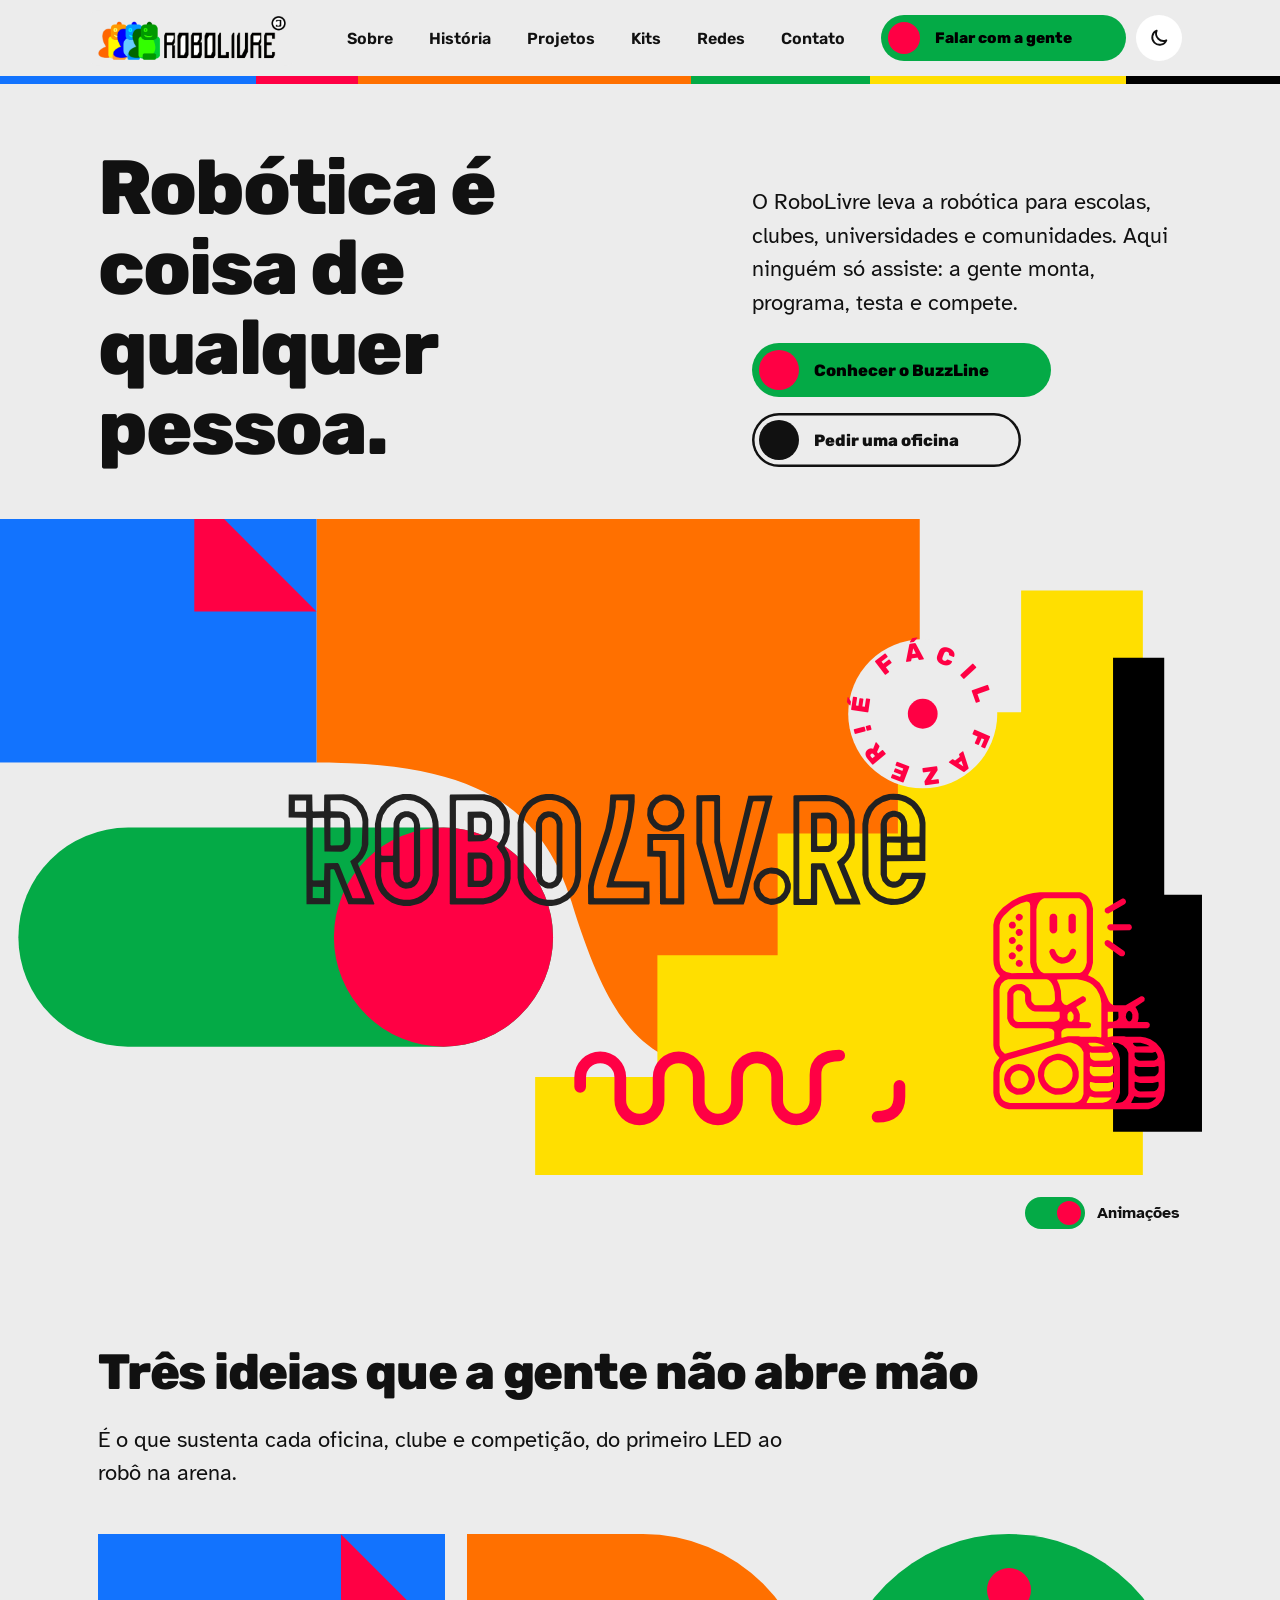
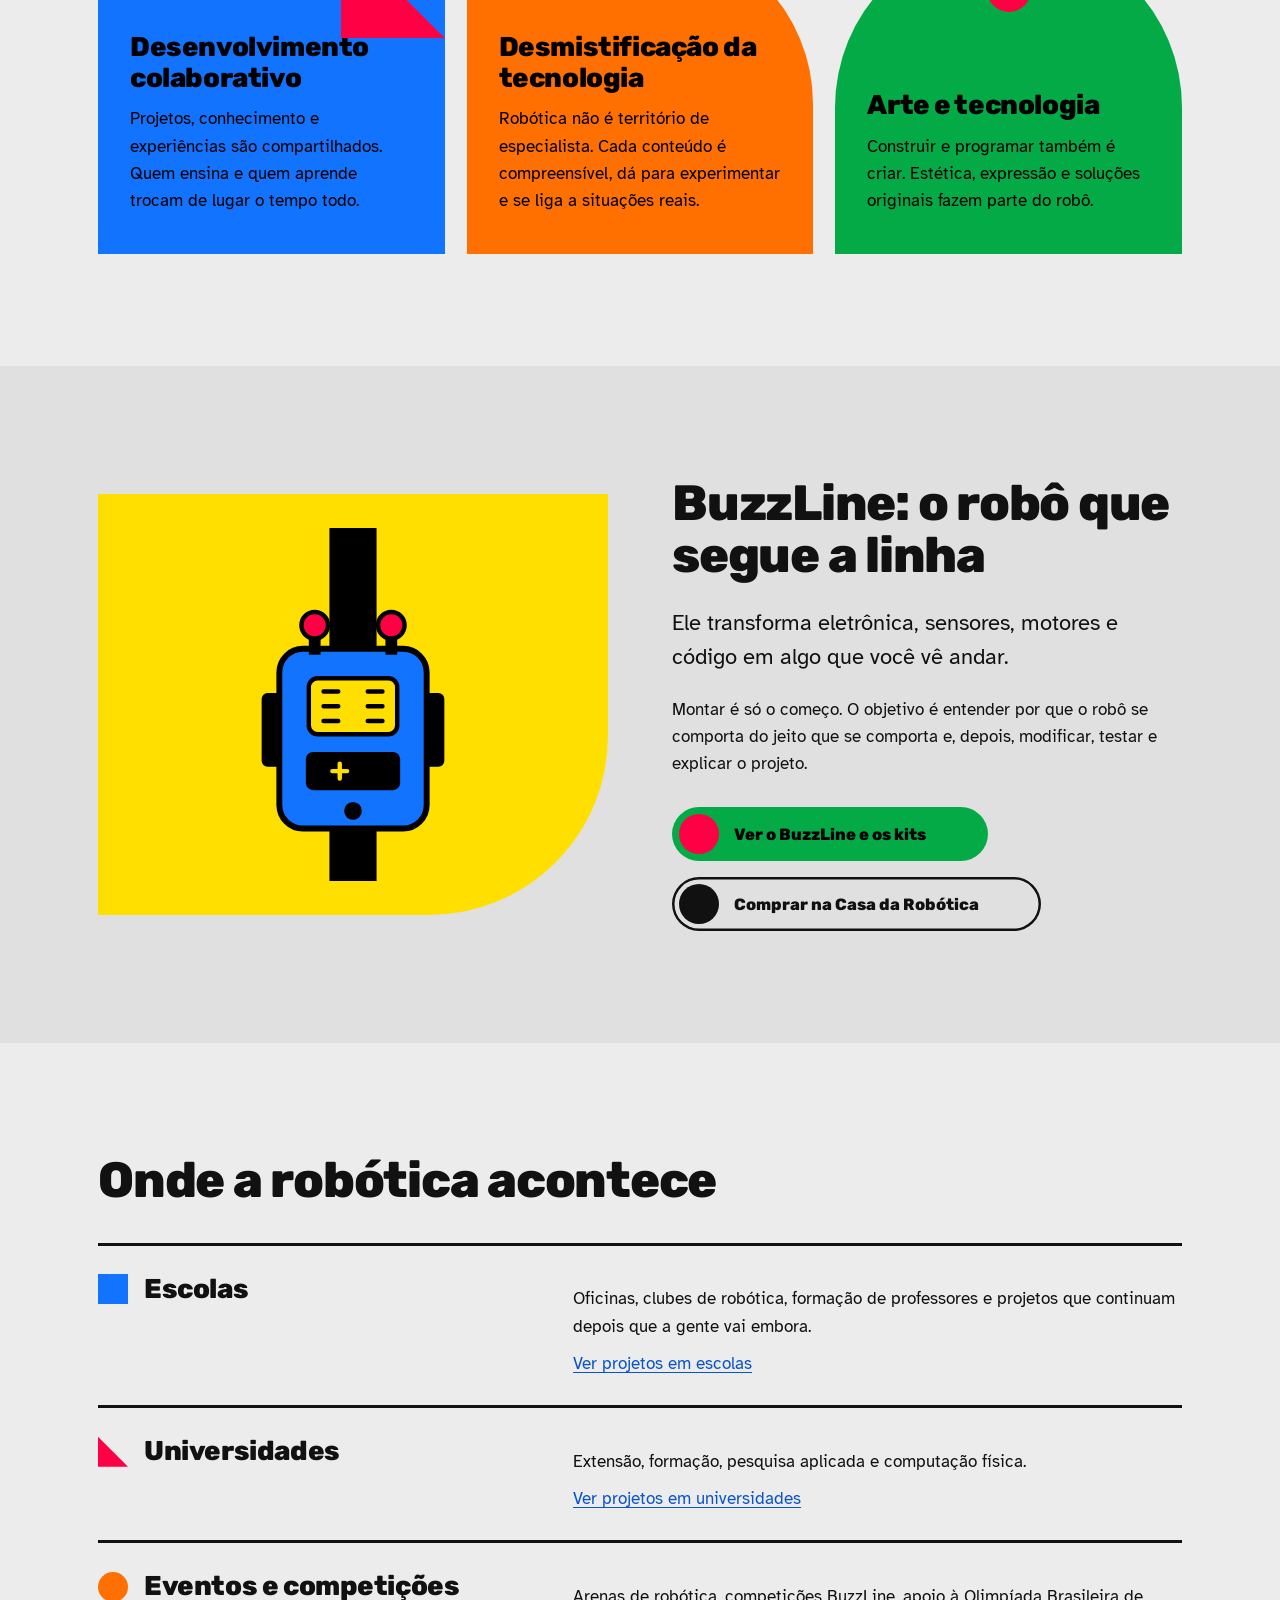
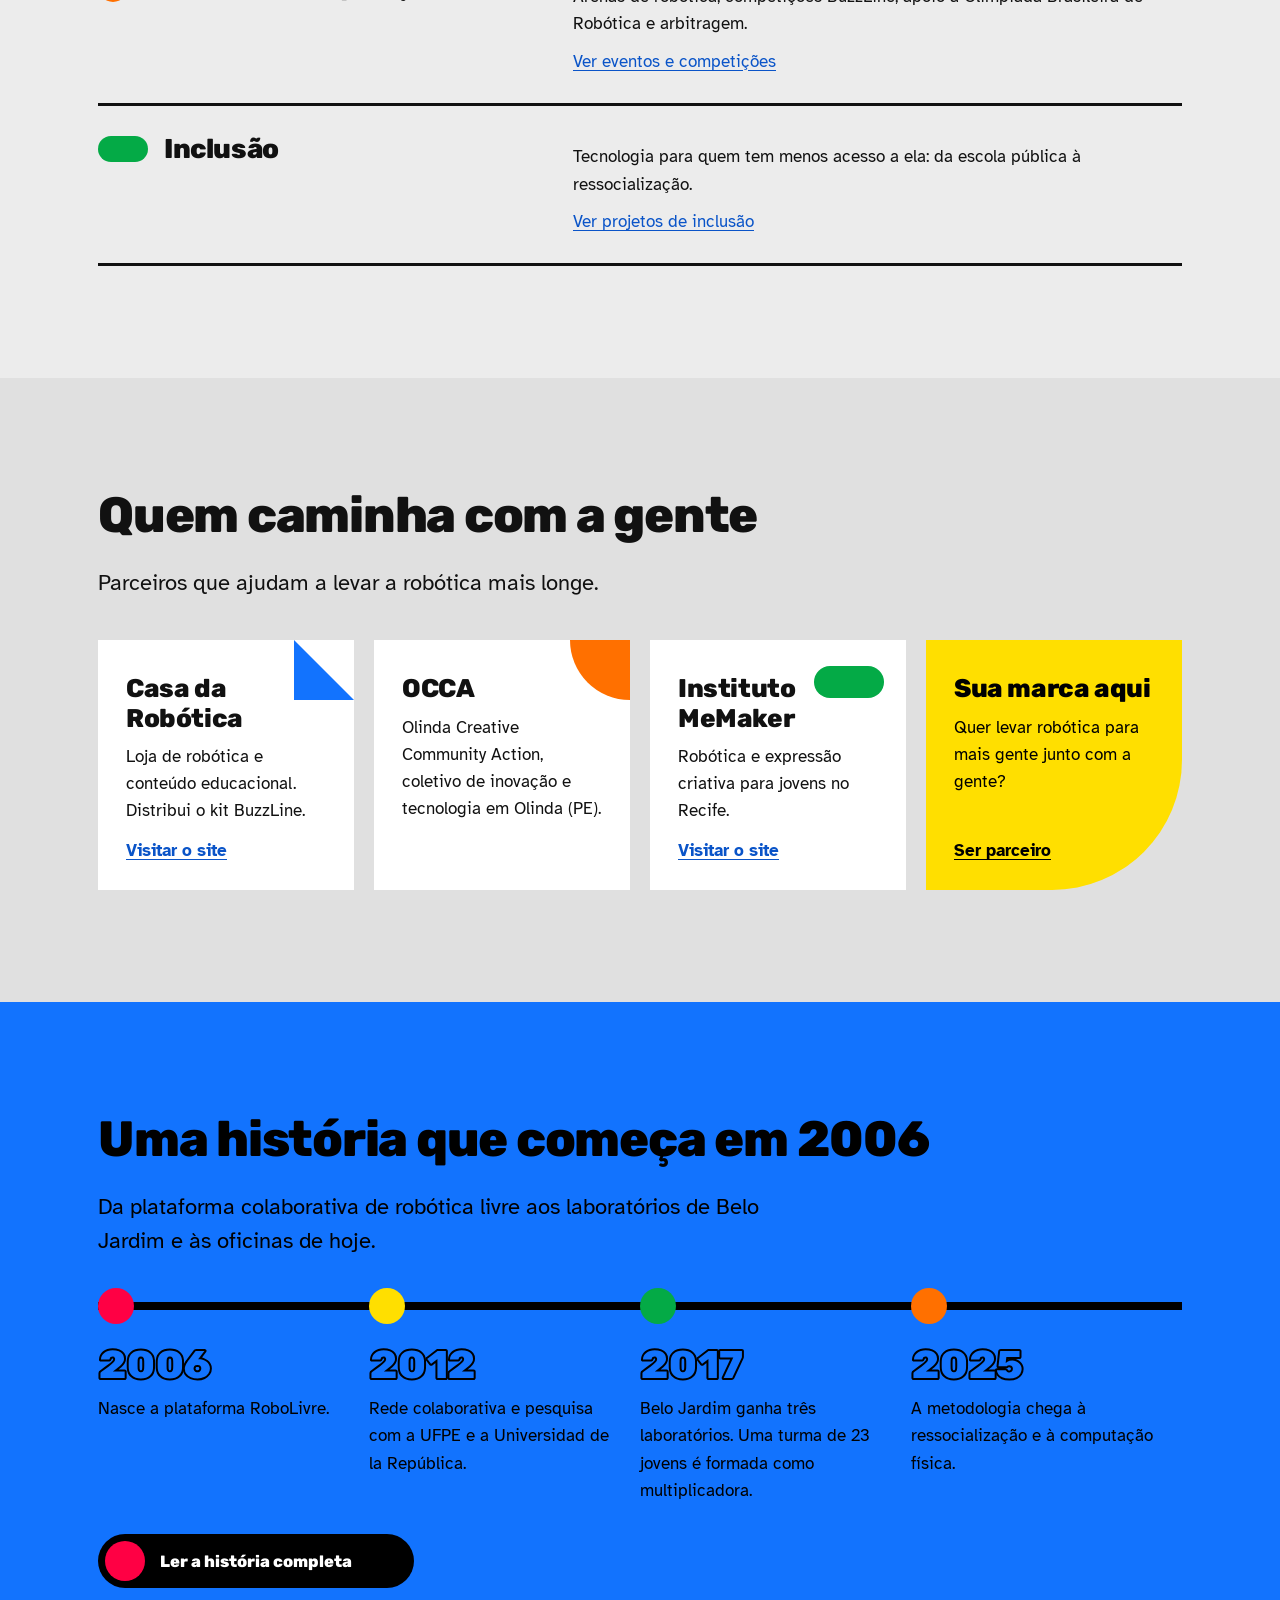
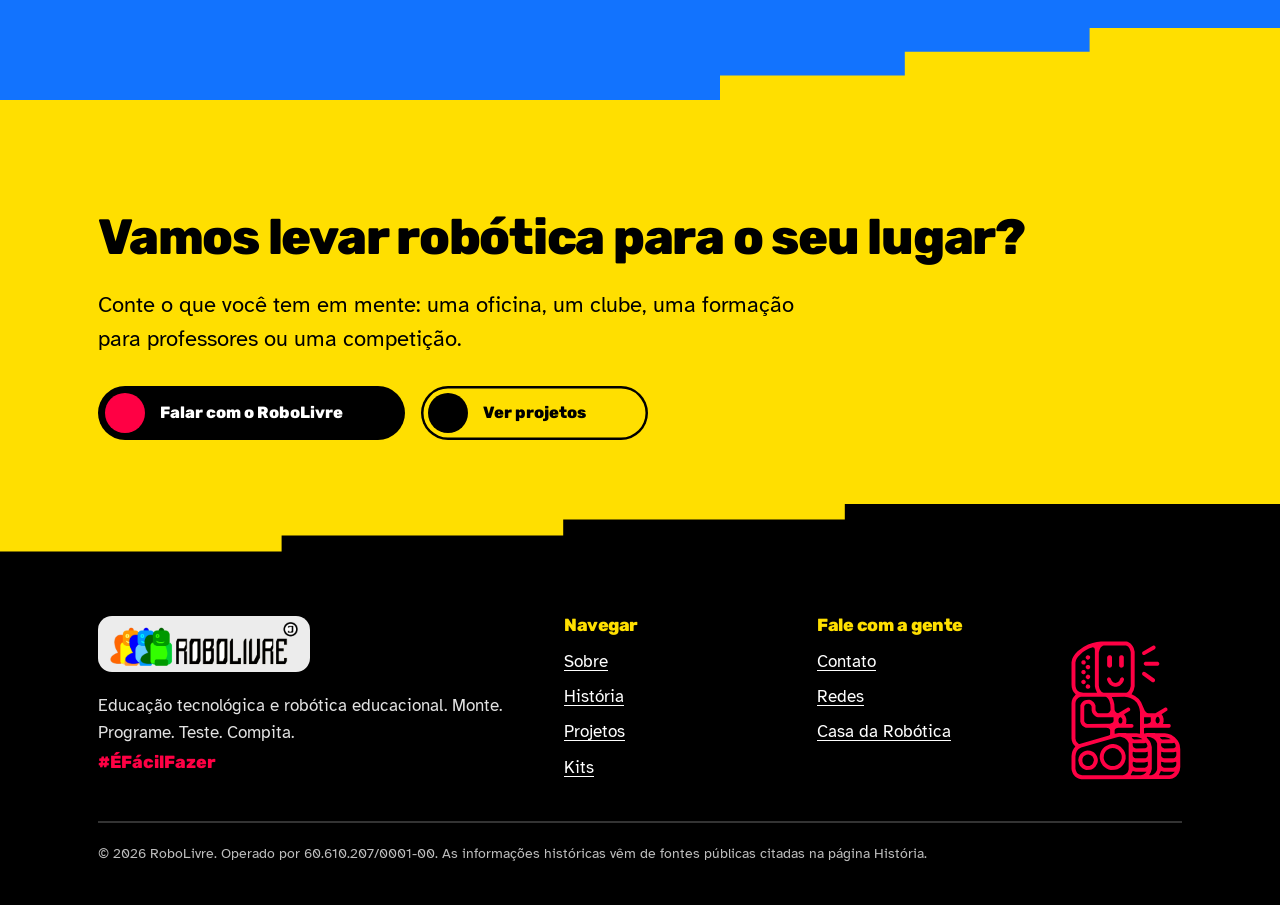
<file: index.html>
<!doctype html><html lang="pt-BR"><head><meta charset="utf-8"><meta name="viewport" content="width=device-width, initial-scale=1"><meta name="description" content="RoboLivre | Robótica é coisa de qualquer pessoa"><title>RoboLivre | Robótica é coisa de qualquer pessoa</title>
<link rel="preconnect" href="https://fonts.googleapis.com"><link rel="preconnect" href="https://fonts.gstatic.com" crossorigin><link href="https://fonts.googleapis.com/css2?family=Atkinson+Hyperlegible:wght@400;700&family=Rubik:wght@500;700;800;900&display=swap" rel="stylesheet"><link rel="stylesheet" href="css/styles.css"></head><body>
<a class="skip" href="#main" id="skip">Ir para o conteúdo</a><svg width="0" height="0" style="position:absolute" aria-hidden="true" focusable="false">
  <defs>
    <g id="wm"><path d="M1699.0 339.2 1682.0 339.4 1665.0 336.2 1648.0 329.3 1636.0 321.5 1623.5 309.0 1614.7 296.0 1607.8 280.0 1603.5 257.0 1603.5 117.0 1607.8 94.0 1613.7 80.0 1620.0 69.7 1638.7 51.0 1660.0 39.8 1676.0 35.6 1688.0 34.5 1704.0 35.6 1723.0 40.8 1735.0 46.8 1747.0 55.5 1755.5 64.0 1765.3 78.0 1774.2 100.0 1776.5 114.0 1776.0 218.8 1673.0 219.5 1670.6 221.0 1670.8 260.0 1674.5 268.0 1680.0 273.2 1685.0 275.2 1695.0 275.4 1701.0 272.5 1706.2 267.0 1712.0 251.6 1775.0 251.5 1777.0 253.0 1775.4 268.0 1770.2 286.0 1764.2 298.0 1756.5 309.0 1746.0 319.5 1730.0 330.2 1715.0 336.2ZM364.0 342.2 346.0 342.4 329.0 339.2 314.0 333.2 298.0 322.5 284.5 308.0 277.7 297.0 271.8 283.0 267.6 263.0 267.5 118.0 272.8 92.0 283.8 71.0 299.0 54.5 310.0 46.8 320.0 41.8 344.0 35.6 365.0 35.6 377.0 37.8 391.0 42.7 408.3 53.0 418.5 62.0 430.2 78.0 436.2 91.0 441.4 111.0 442.5 129.0 442.5 259.0 437.2 285.0 426.0 306.3 409.3 324.0 395.0 333.2 386.0 337.2ZM752.0 342.2 737.0 342.4 720.0 339.2 703.0 332.3 691.0 324.5 677.5 311.0 667.8 296.0 661.8 281.0 658.5 265.0 658.5 114.0 662.8 94.0 673.8 72.0 684.6 59.0 691.0 53.5 699.0 47.8 711.0 41.8 723.0 37.8 736.0 35.5 755.0 35.6 771.0 38.8 786.0 44.8 802.0 55.5 815.5 70.0 822.3 81.0 829.2 98.0 832.5 116.0 832.5 261.0 831.2 271.0 826.2 288.0 820.2 300.0 812.5 311.0 795.3 327.0 776.0 337.2 765.0 340.4ZM265.0 338.4 195.0 337.9 157.2 245.0 155.0 241.9 152.0 241.5 147.0 241.6 145.5 244.0 145.0 337.8 80.0 337.8 79.4 102.0 77.0 100.5 31.0 99.8 31.2 37.0 95.8 37.0 96.5 81.0 98.0 83.4 128.0 82.8 128.5 39.0 130.0 36.6 182.0 36.5 193.0 38.8 204.0 42.7 218.0 50.8 235.0 67.7 245.2 87.0 249.4 105.0 249.4 174.0 246.2 188.0 241.2 200.0 233.5 212.0 220.6 226.0 266.2 336.0ZM564.0 338.2 475.0 338.5 472.6 337.0 472.5 40.0 474.0 36.6 567.0 36.5 583.0 39.8 600.0 46.8 611.5 55.0 619.5 63.0 627.2 74.0 634.2 90.0 637.5 110.0 636.4 145.0 630.2 165.0 622.6 179.0 633.2 197.0 639.4 219.0 639.5 267.0 637.2 279.0 628.2 300.0 618.0 313.3 610.0 320.5 598.0 328.2 587.0 333.2ZM1019.0 338.1 856.0 338.5 851.9 337.0 851.5 287.0 854.6 269.0 899.2 131.0 909.4 83.0 912.5 39.0 914.0 36.6 977.0 36.5 978.8 37.0 979.5 39.0 979.5 57.0 977.4 80.0 969.2 126.0 955.2 176.0 922.6 273.0 925.0 274.5 1019.8 275.0 1020.5 335.0ZM1072.0 138.2 1059.0 138.5 1052.0 137.2 1038.0 131.2 1030.7 126.0 1020.8 114.0 1016.8 106.0 1013.6 94.0 1014.8 75.0 1022.0 58.7 1036.0 44.8 1046.0 39.8 1057.0 36.6 1078.0 37.8 1087.0 41.3 1096.3 47.0 1104.5 55.0 1109.2 62.0 1115.4 80.0 1115.2 96.0 1113.2 104.0 1107.0 116.3 1098.0 126.5 1091.0 131.2 1083.0 135.2ZM1278.0 338.1 1198.0 338.5 1195.5 337.0 1148.6 172.0 1148.5 42.0 1150.7 39.0 1209.0 38.5 1213.4 41.0 1213.6 164.0 1237.0 257.6 1245.2 229.0 1291.0 40.2 1354.0 39.5 1357.4 41.0 1281.2 330.0ZM1478.0 339.4 1417.0 339.5 1414.6 338.0 1414.5 42.0 1415.1 40.0 1418.0 38.6 1503.0 38.5 1517.0 39.6 1536.0 44.8 1552.3 54.0 1567.0 68.7 1576.2 84.0 1582.4 106.0 1582.5 174.0 1581.2 182.0 1572.2 205.0 1565.5 215.0 1553.9 228.0 1595.2 327.0 1598.6 338.0 1528.8 338.0 1491.3 246.0 1489.0 242.9 1483.0 242.5 1480.2 243.0 1479.5 245.0 1479.5 337.0ZM363.5 325.0 374.0 323.2 385.0 319.2 399.0 310.5 410.2 299.0 416.2 290.0 421.2 279.0 425.5 258.0 425.5 117.0 423.2 104.0 417.3 89.0 409.5 77.0 400.0 67.5 390.0 60.7 373.0 53.8 351.0 51.5 337.0 53.6 327.0 56.8 313.0 64.8 301.5 75.0 289.8 94.0 284.5 114.0 284.6 203.0 289.0 204.5 315.0 204.5 317.4 203.0 318.6 115.0 321.8 104.0 326.0 96.7 337.0 86.8 349.0 82.6 360.0 82.6 372.0 86.8 379.0 91.7 387.2 103.0 391.4 122.0 391.5 259.0 389.2 270.0 383.0 281.5 376.3 288.0 367.0 293.2 352.0 295.4 343.0 293.2 335.0 289.2 325.0 279.3 319.8 269.0 317.5 255.0 317.5 224.0 317.0 222.2 315.0 221.5 285.0 222.2 284.5 260.0 287.8 277.0 292.7 289.0 301.5 302.0 310.0 310.5 322.0 318.2 335.0 323.2 347.0 325.4ZM756.5 325.0 774.0 320.2 790.0 310.5 801.2 299.0 808.3 288.0 813.2 276.0 816.5 257.0 816.4 119.0 814.2 105.0 810.3 94.0 803.0 80.7 792.0 68.5 783.0 61.8 764.0 53.8 751.0 51.6 739.0 51.6 720.0 55.8 711.0 59.8 701.0 66.5 689.8 78.0 682.7 89.0 677.8 101.0 674.5 119.0 675.6 265.0 679.8 281.0 685.8 293.0 690.5 300.0 702.7 312.0 717.0 320.2 730.0 324.2 740.0 325.5ZM1692.5 323.0 1701.0 322.4 1714.0 319.2 1725.0 314.2 1736.0 306.5 1749.2 291.0 1758.0 270.0 1756.0 268.5 1725.0 268.6 1715.4 282.0 1710.3 286.0 1700.0 291.2 1693.0 292.5 1686.0 292.4 1673.0 288.2 1668.0 284.5 1658.8 274.0 1653.5 256.0 1653.5 118.0 1655.8 107.0 1661.5 96.0 1669.0 88.5 1675.0 84.8 1686.0 81.6 1693.0 81.5 1707.0 85.8 1713.3 90.0 1719.0 96.7 1725.2 111.0 1726.5 121.0 1726.5 150.0 1728.0 152.4 1760.0 151.8 1760.5 119.0 1758.4 105.0 1755.2 95.0 1746.2 79.0 1737.0 68.5 1721.0 57.8 1710.0 53.8 1700.0 51.6 1680.0 51.5 1659.0 57.8 1644.0 67.5 1637.5 74.0 1629.8 85.0 1621.8 105.0 1619.5 122.0 1620.5 262.0 1623.8 276.0 1630.8 291.0 1645.0 307.5 1655.0 314.3 1672.0 321.2ZM78.8 84.0 79.0 53.2 48.2 53.0 48.0 83.8ZM240.6 321.0 239.2 315.0 199.7 220.0 213.0 209.5 221.0 200.3 227.2 190.0 231.4 177.0 233.5 112.0 232.2 102.0 228.2 89.0 215.5 70.0 203.0 60.8 195.0 56.8 177.0 52.6 147.0 52.6 145.5 55.0 146.2 83.0 173.0 83.6 182.0 85.8 192.0 92.5 198.2 102.0 200.5 129.0 200.5 166.0 199.2 173.0 193.0 184.5 181.0 192.2 175.0 193.5 129.2 193.0 128.4 102.0 126.0 100.5 97.2 101.0 96.6 271.0 99.0 272.5 128.0 271.8 129.2 225.0 166.0 224.6 169.2 229.0 206.0 320.3 209.0 321.5ZM564.5 321.0 575.0 319.2 586.0 315.2 600.0 306.5 613.2 292.0 617.2 285.0 621.2 273.0 622.5 265.0 622.5 221.0 621.4 215.0 615.2 199.0 600.9 180.0 614.7 159.0 620.4 141.0 620.5 106.0 619.2 98.0 613.3 83.0 606.5 73.0 596.3 64.0 585.0 57.8 563.0 52.5 491.0 52.6 489.5 56.0 489.6 320.0 492.0 321.5ZM1003.8 321.0 1004.5 294.0 1003.0 291.6 904.0 291.5 901.6 290.0 911.8 251.0 945.2 153.0 957.4 103.0 961.4 77.0 961.8 53.0 930.0 52.6 928.6 54.0 927.6 61.0 927.4 71.0 923.4 98.0 917.2 127.0 907.2 162.0 879.8 241.0 869.8 276.0 867.5 290.0 867.6 320.0 871.0 321.5ZM1068.5 122.0 1080.0 118.7 1090.5 111.0 1098.2 97.0 1099.4 83.0 1094.2 69.0 1087.0 60.5 1074.0 53.8 1061.0 52.6 1048.0 56.7 1038.5 64.0 1031.8 76.0 1029.6 84.0 1029.6 91.0 1033.3 103.0 1040.7 113.0 1048.0 118.2 1056.0 121.2ZM1265.2 322.0 1267.2 319.0 1336.3 57.0 1335.0 55.6 1331.0 55.5 1307.0 55.5 1303.9 57.0 1247.1 290.0 1243.0 292.4 1232.0 292.5 1227.6 290.0 1197.6 168.0 1197.4 57.0 1195.0 55.5 1166.0 55.6 1164.5 58.0 1164.6 168.0 1207.9 321.0 1211.0 322.5ZM1461.2 323.0 1462.5 320.0 1462.5 229.0 1463.0 226.8 1466.0 225.5 1498.0 225.5 1501.0 226.7 1540.0 321.4 1543.0 322.5 1571.0 322.5 1574.3 321.0 1533.6 222.0 1552.0 205.3 1557.2 198.0 1564.2 182.0 1566.5 170.0 1566.5 111.0 1565.4 104.0 1562.0 92.6 1553.0 77.5 1539.0 64.8 1527.0 58.8 1519.0 56.6 1513.0 55.5 1434.0 55.5 1430.6 57.0 1430.6 321.0 1433.0 323.4ZM753.0 294.2 740.0 294.5 734.0 293.2 721.0 285.5 712.8 275.0 708.5 258.0 708.5 123.0 709.6 113.0 714.8 100.0 723.5 90.0 730.0 85.8 742.0 82.5 756.0 83.8 768.0 90.5 777.2 102.0 781.5 117.0 781.4 262.0 778.3 273.0 770.0 285.3 765.0 289.2ZM561.0 165.2 525.0 165.5 521.9 164.0 521.5 87.0 523.0 83.9 559.0 83.5 567.0 84.8 578.0 90.5 586.2 101.0 588.5 110.0 588.5 139.0 587.2 145.0 582.2 154.0 577.3 159.0 572.0 162.2ZM1512.0 194.2 1465.0 194.5 1462.6 193.0 1462.5 89.0 1464.0 86.6 1509.0 86.5 1515.0 87.8 1521.3 91.0 1526.5 96.0 1532.2 105.0 1533.5 112.0 1533.4 171.0 1532.0 176.4 1526.5 186.0 1518.0 192.2ZM1708.8 152.0 1709.5 117.0 1707.2 109.0 1701.0 101.5 1696.0 98.8 1689.0 97.6 1680.0 100.8 1673.8 107.0 1670.6 115.0 1671.0 151.8ZM356.5 278.0 365.0 275.2 369.5 271.0 373.2 264.0 374.4 258.0 374.5 119.0 373.0 112.6 367.5 104.0 361.0 99.8 354.0 98.5 347.0 100.7 341.0 104.7 336.8 111.0 334.6 119.0 335.5 261.0 337.8 268.0 341.7 273.0 349.0 277.2ZM749.5 278.0 756.0 275.2 760.5 271.0 765.4 259.0 765.5 120.0 763.2 111.0 759.0 104.5 752.0 99.8 745.0 98.5 734.0 102.5 728.0 109.7 725.6 116.0 725.5 259.0 728.8 269.0 734.0 274.5 744.0 278.4ZM175.4 176.0 180.4 173.0 183.4 166.0 183.2 109.0 180.0 103.6 174.0 100.6 147.0 100.6 145.5 103.0 145.6 175.0 148.0 176.5ZM559.5 148.0 566.0 146.2 571.2 140.0 572.5 134.0 572.5 115.0 571.2 108.0 568.3 104.0 562.0 100.8 540.0 100.6 538.5 103.0 538.9 147.0 542.0 148.5ZM1508.5 178.0 1514.5 174.0 1517.4 167.0 1517.5 115.0 1516.2 110.0 1512.3 105.0 1506.0 102.6 1481.0 102.6 1479.5 105.0 1479.6 177.0 1482.0 178.5ZM1114.0 338.1 1052.0 338.5 1048.9 337.0 1048.4 210.0 1046.0 207.6 1014.0 206.8 1014.2 145.0 1115.0 145.2 1115.5 334.0ZM1098.8 321.0 1099.4 163.0 1097.0 161.5 1031.0 161.6 1029.5 164.0 1030.2 191.0 1062.0 191.5 1064.4 193.0 1064.6 320.0 1067.0 321.5ZM1708.8 203.0 1708.8 169.0 1674.0 168.5 1671.0 169.8 1670.5 200.0 1671.8 203.0ZM1759.8 202.0 1760.0 169.8 1757.0 168.5 1727.2 169.0 1727.0 201.8ZM563.0 290.2 524.0 290.5 521.6 289.0 521.5 199.0 523.0 195.9 559.0 195.5 569.0 197.8 578.5 204.0 587.2 216.0 589.5 223.0 589.2 266.0 585.2 275.0 578.0 283.5 572.0 287.2ZM561.5 273.0 569.0 268.5 572.4 262.0 573.5 232.0 572.2 224.0 569.5 219.0 563.0 213.8 557.0 212.5 540.0 212.6 538.5 215.0 538.6 272.0 541.0 273.5ZM1361.0 339.2 1353.0 339.4 1336.0 335.2 1321.7 326.0 1312.8 315.0 1305.6 296.0 1305.5 281.0 1306.8 275.0 1315.5 257.0 1325.0 247.5 1334.0 241.8 1342.0 238.8 1354.0 236.6 1371.0 238.8 1388.0 247.5 1396.5 256.0 1401.2 263.0 1407.4 282.0 1407.4 294.0 1405.2 304.0 1396.5 320.0 1388.0 328.5 1379.0 334.2ZM1364.5 322.0 1377.3 316.0 1386.2 306.0 1389.2 300.0 1391.4 290.0 1390.4 281.0 1386.2 270.0 1378.0 260.8 1367.0 254.8 1350.0 253.6 1339.0 257.8 1328.0 267.7 1322.8 279.0 1321.6 292.0 1325.8 305.0 1336.0 316.2 1350.0 322.4ZM127.8 321.0 128.0 290.2 97.2 290.0 97.0 320.8Z" fill-rule="evenodd"/></g>
    <g id="boli"><path d="M447.0 619.2 65.0 619.5 55.0 617.2 46.0 613.2 38.0 607.5 30.8 599.0 27.8 594.0 23.8 583.0 22.5 574.0 22.5 519.0 24.5 505.0 26.8 498.0 31.8 488.0 39.1 478.0 32.5 471.0 27.8 464.0 23.8 453.0 22.5 444.0 22.5 291.0 23.8 281.0 27.8 270.0 32.5 263.0 40.8 254.0 30.8 242.0 26.8 234.0 23.5 222.0 22.5 210.0 22.5 114.0 25.8 99.0 30.8 89.0 38.0 78.7 49.0 66.5 74.0 47.8 94.0 37.8 114.0 30.8 132.0 26.5 150.0 24.5 260.0 24.5 265.0 25.8 276.3 32.0 281.5 37.0 287.2 45.0 291.2 53.0 295.5 69.0 295.5 218.0 291.2 235.0 281.9 252.0 297.0 259.8 313.5 273.0 323.3 287.0 338.8 323.0 344.0 329.5 349.0 333.2 355.0 334.5 385.0 334.2 427.0 309.8 431.0 309.8 435.0 311.9 437.5 316.0 436.5 323.0 411.9 339.0 417.2 348.0 420.5 358.0 420.5 371.0 418.0 379.5 420.0 380.5 444.0 380.5 449.0 382.5 451.5 387.0 450.2 394.0 445.0 397.5 344.0 397.5 337.0 398.6 335.5 401.0 336.0 421.9 349.0 419.5 381.0 419.5 386.0 420.5 426.0 420.5 439.0 422.8 453.0 427.8 468.5 438.0 481.2 452.0 487.2 463.0 490.2 472.0 492.5 490.0 492.5 567.0 490.2 582.0 485.2 594.0 475.0 606.5 469.0 611.2 459.0 616.2ZM259.5 246.0 266.0 242.5 272.2 235.0 275.2 229.0 278.5 217.0 278.5 72.0 277.2 65.0 273.2 55.0 267.0 46.5 258.0 41.5 162.0 41.5 158.0 42.7 152.0 46.9 147.8 52.0 143.8 60.0 140.5 72.0 140.5 215.0 142.8 226.0 145.8 233.0 153.0 242.5 161.0 246.5ZM338.0 83.2 332.0 82.3 327.8 78.0 327.8 72.0 330.0 68.5 376.0 41.8 380.0 41.8 384.5 45.0 386.2 51.0 385.2 54.0 382.0 57.5ZM132.8 246.0 125.8 229.0 123.5 218.0 123.5 61.0 122.2 55.0 120.5 52.0 114.0 49.8 98.0 54.8 84.0 61.8 71.7 70.0 51.5 89.0 45.8 97.0 41.8 105.0 39.5 115.0 39.5 211.0 40.5 221.0 43.8 231.0 50.0 238.5 58.0 243.2 73.0 246.5ZM95.0 103.2 92.0 103.2 87.0 100.5 84.8 98.0 83.5 94.0 83.8 91.0 85.5 88.0 89.0 84.8 92.0 83.5 98.3 85.0 102.0 88.7 103.5 92.0 102.0 98.3ZM191.0 137.2 185.0 137.5 182.0 136.2 178.0 132.3 176.5 128.0 176.5 93.0 179.0 86.7 184.0 83.5 190.0 83.5 193.0 84.8 195.2 87.0 197.5 92.0 197.5 129.0 195.0 134.3ZM242.0 137.2 236.0 137.5 233.0 136.2 230.0 133.3 228.5 130.0 228.5 91.0 231.0 86.5 236.0 83.5 241.0 83.5 244.0 84.8 247.0 87.7 248.5 91.0 248.5 130.0 246.5 134.0ZM78.0 124.2 71.0 124.2 65.8 120.0 64.8 113.0 67.0 108.7 71.0 105.8 78.0 105.8 81.3 108.0 83.2 111.0 84.4 115.0 83.2 119.0 81.0 122.5ZM396.0 129.2 342.0 129.5 336.0 125.3 334.5 120.0 336.5 115.0 341.0 112.5 396.0 112.5 400.0 114.7 402.4 121.0 400.5 126.0ZM97.0 144.2 91.0 144.5 88.0 143.2 83.8 137.0 83.8 133.0 85.8 129.0 90.0 125.8 97.0 125.8 101.0 128.7 103.2 133.0 103.2 137.0 101.2 141.0ZM77.0 166.2 73.0 166.5 68.0 164.2 64.8 159.0 65.8 152.0 71.0 147.8 77.0 147.5 80.0 148.8 84.2 155.0 83.2 161.0 81.0 164.1ZM379.0 200.2 373.0 200.5 370.0 199.2 330.0 170.5 327.5 166.0 327.5 162.0 329.0 158.7 334.0 155.5 340.0 156.8 381.0 185.9 383.2 189.0 383.4 195.0ZM96.0 187.2 92.0 187.5 88.7 186.0 84.8 182.0 83.6 178.0 85.5 172.0 89.0 168.8 93.0 167.6 99.0 169.5 102.2 173.0 103.5 177.0 102.0 182.3ZM217.0 220.2 209.0 220.5 198.0 217.2 187.5 210.0 181.8 203.0 177.8 195.0 175.6 188.0 178.0 182.5 183.0 179.5 189.0 180.8 191.2 183.0 195.8 193.0 200.0 198.5 204.0 201.2 213.0 203.5 219.0 202.2 224.0 199.5 229.2 194.0 233.8 183.0 238.0 179.8 243.0 179.5 247.0 181.9 249.2 186.0 249.5 189.0 247.2 196.0 242.0 205.3 231.0 215.2 225.0 218.2ZM75.0 209.2 69.0 207.5 65.8 204.0 64.5 200.0 64.8 197.0 67.0 192.7 73.0 189.5 77.0 189.8 80.0 191.5 83.2 195.0 84.4 199.0 82.5 205.0 80.0 207.2ZM95.0 229.2 92.0 229.2 88.0 227.5 84.8 224.0 83.6 220.0 85.5 214.0 89.0 210.8 93.0 209.6 99.0 211.5 102.2 215.0 103.5 219.0 103.2 222.0 101.5 225.0 98.3 228.0ZM57.5 467.0 184.0 431.2 189.2 427.0 189.5 408.0 187.0 402.7 183.0 399.8 173.0 397.5 84.0 397.2 76.0 393.2 68.5 387.0 63.8 380.0 60.5 371.0 60.8 300.0 65.8 290.0 72.0 283.5 78.0 279.7 86.0 276.8 99.0 276.5 104.0 277.8 109.0 279.8 118.5 287.0 122.2 292.0 126.2 301.0 126.5 321.0 127.8 325.0 135.0 333.2 139.0 334.5 176.0 334.5 181.0 333.2 186.0 330.5 190.2 324.0 191.5 319.0 190.5 298.0 186.2 282.0 182.2 274.0 178.0 268.5 173.0 264.8 168.0 263.5 63.0 263.5 54.0 266.8 44.8 275.0 40.8 284.0 39.5 291.0 39.5 444.0 41.8 453.0 45.0 459.3 54.0 467.2ZM317.5 423.0 318.5 421.0 318.5 329.0 316.5 316.0 313.2 305.0 305.0 289.7 294.0 278.5 287.0 273.8 276.0 268.8 266.0 265.8 252.0 263.5 197.8 264.0 197.3 266.0 203.2 278.0 207.5 295.0 208.8 320.0 211.8 327.0 217.0 332.2 224.0 334.2 266.0 309.8 270.0 309.8 275.5 314.0 276.5 320.0 274.5 324.0 251.0 338.3 249.7 340.0 255.3 348.0 259.5 359.0 259.5 373.0 257.6 379.0 260.0 380.5 284.0 380.8 288.3 383.0 290.5 387.0 289.2 394.0 284.0 397.5 224.0 397.5 216.0 399.8 211.5 403.0 208.8 408.0 209.0 422.9 211.0 423.4 227.0 419.5 256.0 419.5 262.0 420.5 304.0 420.5ZM188.5 380.0 197.0 377.2 202.2 373.0 204.5 367.0 203.9 352.0 136.0 351.5 129.0 349.2 123.0 345.5 116.5 339.0 111.8 331.0 109.5 323.0 109.5 305.0 105.5 298.0 98.0 293.8 89.0 293.5 83.7 296.0 79.0 300.7 77.5 305.0 77.5 368.0 78.8 372.0 83.7 378.0 90.0 380.5ZM397.5 378.0 400.2 376.0 403.2 370.0 403.5 360.0 400.5 353.0 395.0 349.6 391.7 351.0 388.8 354.0 386.8 358.0 385.5 366.0 386.8 371.0 390.0 376.5 394.0 378.7ZM237.3 379.0 242.2 372.0 242.5 361.0 238.0 353.5 236.0 351.8 233.0 351.6 228.5 355.0 225.8 360.0 225.5 371.0 227.8 376.0 230.7 379.0ZM349.5 380.0 360.0 376.2 364.2 372.0 365.5 368.0 364.9 352.0 336.0 352.1 336.0 379.9ZM244.5 602.0 254.0 599.2 261.0 594.1 265.2 589.0 269.5 578.0 269.5 463.0 263.5 452.0 258.0 446.5 251.0 441.8 235.0 436.5 228.0 436.5 219.0 438.8 64.0 482.8 53.0 489.5 45.8 498.0 41.8 507.0 39.5 520.0 39.5 573.0 40.8 580.0 44.8 589.0 49.0 594.5 56.0 599.2 68.0 602.5ZM366.5 602.0 376.0 599.3 384.5 593.0 391.2 582.0 392.5 576.0 392.5 465.0 388.0 454.7 378.0 444.8 364.0 437.8 351.0 436.5 348.0 437.7 347.7 439.0 361.2 456.0 365.2 464.0 369.5 480.0 369.5 575.0 365.2 589.0 357.9 601.0 359.0 602.4ZM328.2 447.0 328.0 445.9 320.0 441.8 309.0 438.5 302.0 437.5 285.0 437.5 282.6 439.0 287.0 444.5 293.0 447.5ZM450.2 447.0 450.0 445.9 442.0 441.8 426.0 437.5 407.0 437.5 404.9 439.0 409.0 444.5 415.0 447.5ZM463.5 486.0 470.0 482.5 473.4 477.0 471.2 469.0 467.0 462.1 458.0 464.5 411.0 463.9 409.6 465.0 409.8 475.0 413.9 482.0 419.0 485.2 424.0 486.5ZM341.5 486.0 348.5 481.0 350.9 476.0 348.3 468.0 346.0 463.7 344.0 462.2 336.0 464.5 292.0 464.5 288.0 463.6 286.6 465.0 287.8 476.0 290.5 481.0 296.0 485.2 301.0 486.5ZM210.0 579.2 192.0 579.5 183.0 577.2 174.0 573.2 164.7 567.0 158.5 561.0 152.8 553.0 147.8 543.0 144.5 529.0 144.5 519.0 146.8 508.0 150.8 498.0 157.5 488.0 165.0 480.5 172.0 475.8 186.0 469.8 197.0 467.5 204.0 467.5 216.0 469.8 226.0 473.8 235.0 479.5 248.2 494.0 253.2 504.0 256.5 517.0 256.5 531.0 255.2 537.0 251.3 548.0 245.0 558.3 236.0 567.5 229.0 572.2 221.0 576.2ZM208.5 562.0 221.0 557.2 231.2 548.0 237.2 538.0 239.5 529.0 239.5 518.0 237.2 510.0 234.2 504.0 224.0 492.5 210.0 485.8 199.0 484.5 188.0 486.8 182.0 489.7 176.0 493.5 170.5 499.0 165.8 506.0 162.8 514.0 161.5 528.0 163.8 537.0 167.8 545.0 175.7 554.0 184.0 559.2 193.0 562.2ZM102.0 579.2 87.0 579.5 82.0 578.2 71.0 573.2 66.0 569.5 58.8 561.0 54.8 553.0 51.6 538.0 53.8 525.0 56.8 518.0 61.5 511.0 72.0 501.8 81.0 497.8 91.0 495.5 104.0 496.8 112.0 499.7 120.0 504.5 127.0 511.7 132.3 520.0 135.2 529.0 136.5 537.0 135.5 546.0 133.2 553.0 125.5 566.0 117.0 573.2 109.0 577.2ZM342.5 529.0 348.5 525.0 352.2 518.0 351.9 501.0 341.0 503.5 297.0 503.5 289.0 500.9 286.8 503.0 286.5 513.0 287.8 520.0 293.0 526.5 298.0 529.2ZM464.5 529.0 469.0 526.5 474.2 520.0 475.5 515.0 475.5 504.0 474.0 500.9 463.0 503.5 421.0 503.5 410.0 501.2 409.8 518.0 412.5 524.0 418.0 528.3 422.0 529.5ZM100.5 562.0 110.3 557.0 115.2 551.0 119.4 538.0 118.2 531.0 113.5 522.0 106.0 515.8 95.0 512.5 87.0 513.8 79.0 517.8 73.8 523.0 69.5 532.0 69.8 544.0 73.0 551.3 77.0 556.5 81.0 559.2 89.0 562.5ZM339.5 570.0 346.3 567.0 351.2 561.0 352.5 557.0 352.0 544.2 336.0 547.5 302.0 547.5 290.0 544.5 287.7 545.0 286.5 552.0 287.8 560.0 291.0 565.3 297.0 569.2 303.0 570.5ZM461.5 570.0 465.0 569.2 470.3 566.0 474.2 560.0 475.5 555.0 475.5 547.0 474.0 544.2 459.0 547.5 425.0 547.5 411.0 543.9 409.6 545.0 409.8 559.0 412.5 564.0 419.0 569.2 425.0 570.5ZM322.5 602.0 333.0 599.2 338.0 596.2 345.5 589.0 346.1 587.0 300.0 587.5 287.0 583.6 277.9 601.0 280.0 602.5ZM445.5 602.0 453.0 600.2 459.0 597.2 466.5 591.0 468.7 587.0 422.0 587.5 409.0 583.9 400.4 601.0 401.0 602.3 403.0 602.5Z" fill-rule="evenodd"/></g>
  </defs>
</svg><header class="hdr" id="hdr"><div class="wrap hdr__in">
<a class="brand" href="index.html" aria-label="RoboLivre, página inicial"><img src="assets/logo-robolivre.png" alt="RoboLivre" width="188" height="44"></a>
<nav class="nav" id="nav" aria-label="Principal"><a href="sobre.html">Sobre</a><a href="historia.html">História</a><a href="projetos.html">Projetos</a><a href="kits.html">Kits</a><a href="redes.html">Redes</a><a href="contato.html">Contato</a></nav>
<div class="hdr__act"><a class="btn btn--sm hdr__cta" href="contato.html">Falar com a gente</a>
<button class="icon-btn" id="themeBtn" type="button" aria-label="Alternar tema claro e escuro"></button>
<button class="icon-btn menu-btn" id="menuBtn" type="button" aria-expanded="false" aria-controls="nav" aria-label="Abrir menu"><svg viewBox="0 0 24 24" fill="none" stroke="currentColor" stroke-width="2.6" stroke-linecap="round" aria-hidden="true"><path d="M4 7h16M4 12h16M4 17h16"/></svg></button>
</div></div></header><main id="main" tabindex="-1">
<section class="hero">
  <div class="wrap hero__grid">
    <h1>Robótica é coisa de qualquer pessoa.</h1>
    <div>
      <p class="lead">O RoboLivre leva a robótica para escolas, clubes, universidades e comunidades. Aqui ninguém só assiste: a gente monta, programa, testa e compete.</p>
      <div class="actions">
        <a class="btn" href="kits.html">Conhecer o BuzzLine</a>
        <a class="btn btn--ghost" href="contato.html?assunto=oficina">Pedir uma oficina</a>
      </div>
    </div>
  </div>
  <div class="poster">
<svg class="pos pos--d" viewBox="0 60 2576 1320" preserveAspectRatio="xMidYMid slice" role="img" aria-label="Composição de formas coloridas com o nome RoboLiv.re e o Boli, o mascote: um robô de esteiras sorridente.">
  <rect y="0" width="2576" height="1426" fill="#ECECEC"/>
  <path d="M637 0H1851V1132H1323C1255 1090 1205 1010 1150 830C1090 640 960 550 637 550Z" fill="#FF7000"/>
  <rect width="637" height="550" fill="#1273FE"/>
  <path d="M391 0L637 246H391Z" fill="#FF0044"/>
  <path d="M2055 204H2300V1426H1077V1183H1323V938H1565V693H1807V449H2055Z" fill="#FFDF00"/>
  <path d="M2240 339H2343V816H2419V1293H2240Z" fill="#000"/>
  <rect x="37" y="681" width="1076" height="441" rx="220.5" fill="#04AA46"/>
  <circle class="anim knob" style="--dx:635px" cx="257.5" cy="901.5" r="220.5" fill="#FF0044"/>
  <g transform="translate(1101.5 1101.5) scale(.7343)" fill="none" stroke="#FF0044" stroke-width="32" stroke-linecap="round" stroke-linejoin="round"><path class="anim draw" pathLength="1" d="M90 138V112A55 55 0 0 1 200 112V175A52.5 52.5 0 0 0 305 175V112A55 55 0 0 1 415 112V175A52.5 52.5 0 0 0 520 175V112A55 55 0 0 1 630 112V175A52.5 52.5 0 0 0 735 175V105Q735 52 800 52"/><path d="M965 135V165Q965 220 905 220"/></g>
  <g transform="translate(1857 452)"><circle r="150" fill="#ECECEC"/><g class="anim spin"><path id="ringD" d="M-108 0A108 108 0 1 1 108 0A108 108 0 1 1 -108 0" fill="none"/><text font-size="50" fill="#FF0044" textLength="658" lengthAdjust="spacing"><textPath href="#ringD">É FÁCIL FAZER! </textPath></text></g><circle r="30" fill="#FF0044"/></g>
  <use href="#wm" transform="translate(558.1 587.4) scale(.7343)" fill="#222"/>
  <use href="#boli" transform="translate(1982.6 793) scale(.7343)" fill="#FF0044"/>
</svg>
<svg class="pos pos--m" viewBox="0 0 1000 1180" role="img" aria-label="Composição de formas coloridas com o nome RoboLiv.re e o Boli, o mascote: um robô de esteiras sorridente.">
  <rect width="1000" height="1180" fill="#ECECEC"/>
  <path d="M330 0H1000V700H700C640 700 600 640 560 540C520 440 450 380 330 380Z" fill="#FF7000"/>
  <rect width="330" height="380" fill="#1273FE"/>
  <path d="M200 0L330 130H200Z" fill="#FF0044"/>
  <path d="M300 1180V1010H520V860H740V700H1000V1180Z" fill="#FFDF00"/>
  <path d="M860 600H940V820H1000V1180H860Z" fill="#000"/>
  <rect x="0" y="600" width="700" height="180" rx="90" fill="#04AA46"/>
  <circle class="anim knob" style="--dx:520px" cx="90" cy="690" r="90" fill="#FF0044"/>
  <g transform="translate(-5 1006) scale(.6)" fill="none" stroke="#FF0044" stroke-width="32" stroke-linecap="round" stroke-linejoin="round"><path class="anim draw" pathLength="1" d="M90 138V112A55 55 0 0 1 200 112V175A52.5 52.5 0 0 0 305 175V112A55 55 0 0 1 415 112V175A52.5 52.5 0 0 0 520 175V112A55 55 0 0 1 630 112V175A52.5 52.5 0 0 0 735 175V105Q735 52 800 52"/><path d="M965 135V165Q965 220 905 220"/></g>
  <g transform="translate(850 205)"><circle r="120" fill="#ECECEC"/><g class="anim spin"><path id="ringM" d="M-86 0A86 86 0 1 1 86 0A86 86 0 1 1 -86 0" fill="none"/><text font-size="40" fill="#FF0044" textLength="524" lengthAdjust="spacing"><textPath href="#ringM">É FÁCIL FAZER! </textPath></text></g><circle r="24" fill="#FF0044"/></g>
  <use href="#wm" transform="translate(34 322) scale(.5155)" fill="#222"/>
  <use href="#boli" transform="translate(625.3 764) scale(.64)" fill="#FF0044"/>
</svg></div>
  <div class="wrap hero__ctl">
    <button class="switch" id="motionBtn" type="button" role="switch" aria-checked="true"><span class="switch__t" aria-hidden="true"><i></i></span><span>Animações</span></button>
  </div>
</section>

<section class="sec">
  <div class="wrap">
    <h2>Três ideias que a gente não abre mão</h2>
    <p class="lead">É o que sustenta cada oficina, clube e competição, do primeiro LED ao robô na arena.</p>
    <div class="cols3">
      <article class="pr pr--blue c">
        <h3>Desenvolvimento colaborativo</h3>
        <p>Projetos, conhecimento e experiências são compartilhados. Quem ensina e quem aprende trocam de lugar o tempo todo.</p>
      </article>
      <article class="pr pr--orange c">
        <h3>Desmistificação da tecnologia</h3>
        <p>Robótica não é território de especialista. Cada conteúdo é compreensível, dá para experimentar e se liga a situações reais.</p>
      </article>
      <article class="pr pr--green c">
        <h3>Arte e tecnologia</h3>
        <p>Construir e programar também é criar. Estética, expressão e soluções originais fazem parte do robô.</p>
      </article>
    </div>
  </div>
</section>

<section class="sec sec--alt">
  <div class="wrap split">
    <div class="tile">
<svg viewBox="0 0 300 240" role="img" aria-label="Ilustração do BuzzLine visto de cima, sobre uma linha preta, com dois sensores na frente, duas rodas e a placa eletrônica.">
  <rect x="134" y="0" width="32" height="240" fill="#000"/>
  <rect x="88" y="112" width="14" height="50" rx="4" fill="#000"/>
  <rect x="198" y="112" width="14" height="50" rx="4" fill="#000"/>
  <rect x="100" y="82" width="100" height="122" rx="16" fill="#1273FE" stroke="#000" stroke-width="4"/>
  <rect x="120" y="70" width="8" height="16" fill="#000"/><rect x="172" y="70" width="8" height="16" fill="#000"/>
  <circle cx="124" cy="66" r="9" fill="#FF0044" stroke="#000" stroke-width="3"/>
  <circle cx="176" cy="66" r="9" fill="#FF0044" stroke="#000" stroke-width="3"/>
  <rect x="120" y="102" width="60" height="38" rx="6" fill="#FFDF00" stroke="#000" stroke-width="3"/>
  <path d="M130 111h10M130 121h10M130 131h10M160 111h10M160 121h10M160 131h10" stroke="#000" stroke-width="3" stroke-linecap="round"/>
  <rect x="118" y="152" width="64" height="26" rx="5" fill="#000"/>
  <path d="M136 165h10M141 160v10" stroke="#FFDF00" stroke-width="3" stroke-linecap="round"/>
  <circle cx="150" cy="192" r="6" fill="#000"/>
</svg></div>
    <div>
      <h2>BuzzLine: o robô que segue a linha</h2>
      <p class="lead">Ele transforma eletrônica, sensores, motores e código em algo que você vê andar.</p>
      <p>Montar é só o começo. O objetivo é entender por que o robô se comporta do jeito que se comporta e, depois, modificar, testar e explicar o projeto.</p>
      <div class="actions"><a class="btn" href="kits.html">Ver o BuzzLine e os kits</a><a class="btn btn--ghost" href="https://www.casadarobotica.com/byparceiros/kit-buzz-line" target="_blank" rel="noopener noreferrer">Comprar na Casa da Robótica</a></div>
    </div>
  </div>
</section>

<section class="sec">
  <div class="wrap">
    <h2>Onde a robótica acontece</h2>
    <div class="rows">
      <div class="row"><div class="row__t"><i class="mk mk--sq" aria-hidden="true"></i><h3>Escolas</h3></div><div><p>Oficinas, clubes de robótica, formação de professores e projetos que continuam depois que a gente vai embora.</p><p><a href="projetos.html?area=escolas">Ver projetos em escolas</a></p></div></div>
      <div class="row"><div class="row__t"><i class="mk mk--tri" aria-hidden="true"></i><h3>Universidades</h3></div><div><p>Extensão, formação, pesquisa aplicada e computação física.</p><p><a href="projetos.html?area=universidades">Ver projetos em universidades</a></p></div></div>
      <div class="row"><div class="row__t"><i class="mk mk--ci" aria-hidden="true"></i><h3>Eventos e competições</h3></div><div><p>Arenas de robótica, competições BuzzLine, apoio à Olimpíada Brasileira de Robótica e arbitragem.</p><p><a href="projetos.html?area=eventos">Ver eventos e competições</a></p></div></div>
      <div class="row"><div class="row__t"><i class="mk mk--pill" aria-hidden="true"></i><h3>Inclusão</h3></div><div><p>Tecnologia para quem tem menos acesso a ela: da escola pública à ressocialização.</p><p><a href="projetos.html?area=inclusao">Ver projetos de inclusão</a></p></div></div>
    </div>
  </div>
</section>

<section class="sec sec--alt">
  <div class="wrap">
    <h2>Quem caminha com a gente</h2>
    <p class="lead">Parceiros que ajudam a levar a robótica mais longe.</p>
    <ul class="partners" id="partners"><li class="partner"><h3>Casa da Robótica</h3><p>Loja de robótica e conteúdo educacional. Distribui o kit BuzzLine.</p><a class="more" href="https://www.casadarobotica.com/" target="_blank" rel="noopener noreferrer">Visitar o site</a></li><li class="partner"><h3>OCCA</h3><p>Olinda Creative Community Action, coletivo de inovação e tecnologia em Olinda (PE).</p></li><li class="partner"><h3>Instituto MeMaker</h3><p>Robótica e expressão criativa para jovens no Recife.</p><a class="more" href="https://institutomemaker.org.br/" target="_blank" rel="noopener noreferrer">Visitar o site</a></li><li class="partner partner--cta c"><h3>Sua marca aqui</h3><p>Quer levar robótica para mais gente junto com a gente?</p><a class="more" href="contato.html?assunto=parceria">Ser parceiro</a></li></ul>
  </div>
</section>

<section class="sec sec--blue c">
  <div class="wrap">
    <h2>Uma história que começa em 2006</h2>
    <p class="lead">Da plataforma colaborativa de robótica livre aos laboratórios de Belo Jardim e às oficinas de hoje.</p>
    <ol class="mini">
      <li><b>2006</b><span>Nasce a plataforma RoboLivre.</span></li>
      <li><b>2012</b><span>Rede colaborativa e pesquisa com a UFPE e a Universidad de la República.</span></li>
      <li><b>2017</b><span>Belo Jardim ganha três laboratórios. Uma turma de 23 jovens é formada como multiplicadora.</span></li>
      <li><b>2025</b><span>A metodologia chega à ressocialização e à computação física.</span></li>
    </ol>
    <div class="actions"><a class="btn btn--k" href="historia.html">Ler a história completa</a></div>
  </div>
</section>

<section class="sec sec--yellow stair c">
  <div class="wrap">
    <h2>Vamos levar robótica para o seu lugar?</h2>
    <p class="lead">Conte o que você tem em mente: uma oficina, um clube, uma formação para professores ou uma competição.</p>
    <div class="actions">
      <a class="btn btn--k" href="contato.html">Falar com o RoboLivre</a>
      <a class="btn btn--ghost" href="projetos.html">Ver projetos</a>
    </div>
  </div>
</section></main><footer class="ftr" id="footer"><div class="wrap"><div class="ftr__grid">
<div><a class="brand" href="index.html" aria-label="RoboLivre, página inicial"><img src="assets/logo-robolivre.png" alt="RoboLivre" width="188" height="44" style="display:block;height:44px;width:auto"></a><p class="tagline">Educação tecnológica e robótica educacional. Monte. Programe. Teste. Compita.</p><p class="hash">#ÉFácilFazer</p></div>
<div><h2>Navegar</h2><ul><li><a href="sobre.html">Sobre</a></li><li><a href="historia.html">História</a></li><li><a href="projetos.html">Projetos</a></li><li><a href="kits.html">Kits</a></li></ul></div>
<div><h2>Fale com a gente</h2><ul><li><a href="contato.html">Contato</a></li><li><a href="redes.html">Redes</a></li><li><a href="https://www.casadarobotica.com/byparceiros/kit-buzz-line" target="_blank" rel="noopener noreferrer">Casa da Robótica</a></li></ul></div>
<svg class="boli ftr__boli" viewBox="16 18 484 608" aria-hidden="true" focusable="false"><use href="#boli"/></svg>
</div><small>© 2026 RoboLivre. Operado por 60.610.207/0001-00. As informações históricas vêm de fontes públicas citadas na página História.</small></div></footer><script src="js/site.js"></script></body></html>
</file>
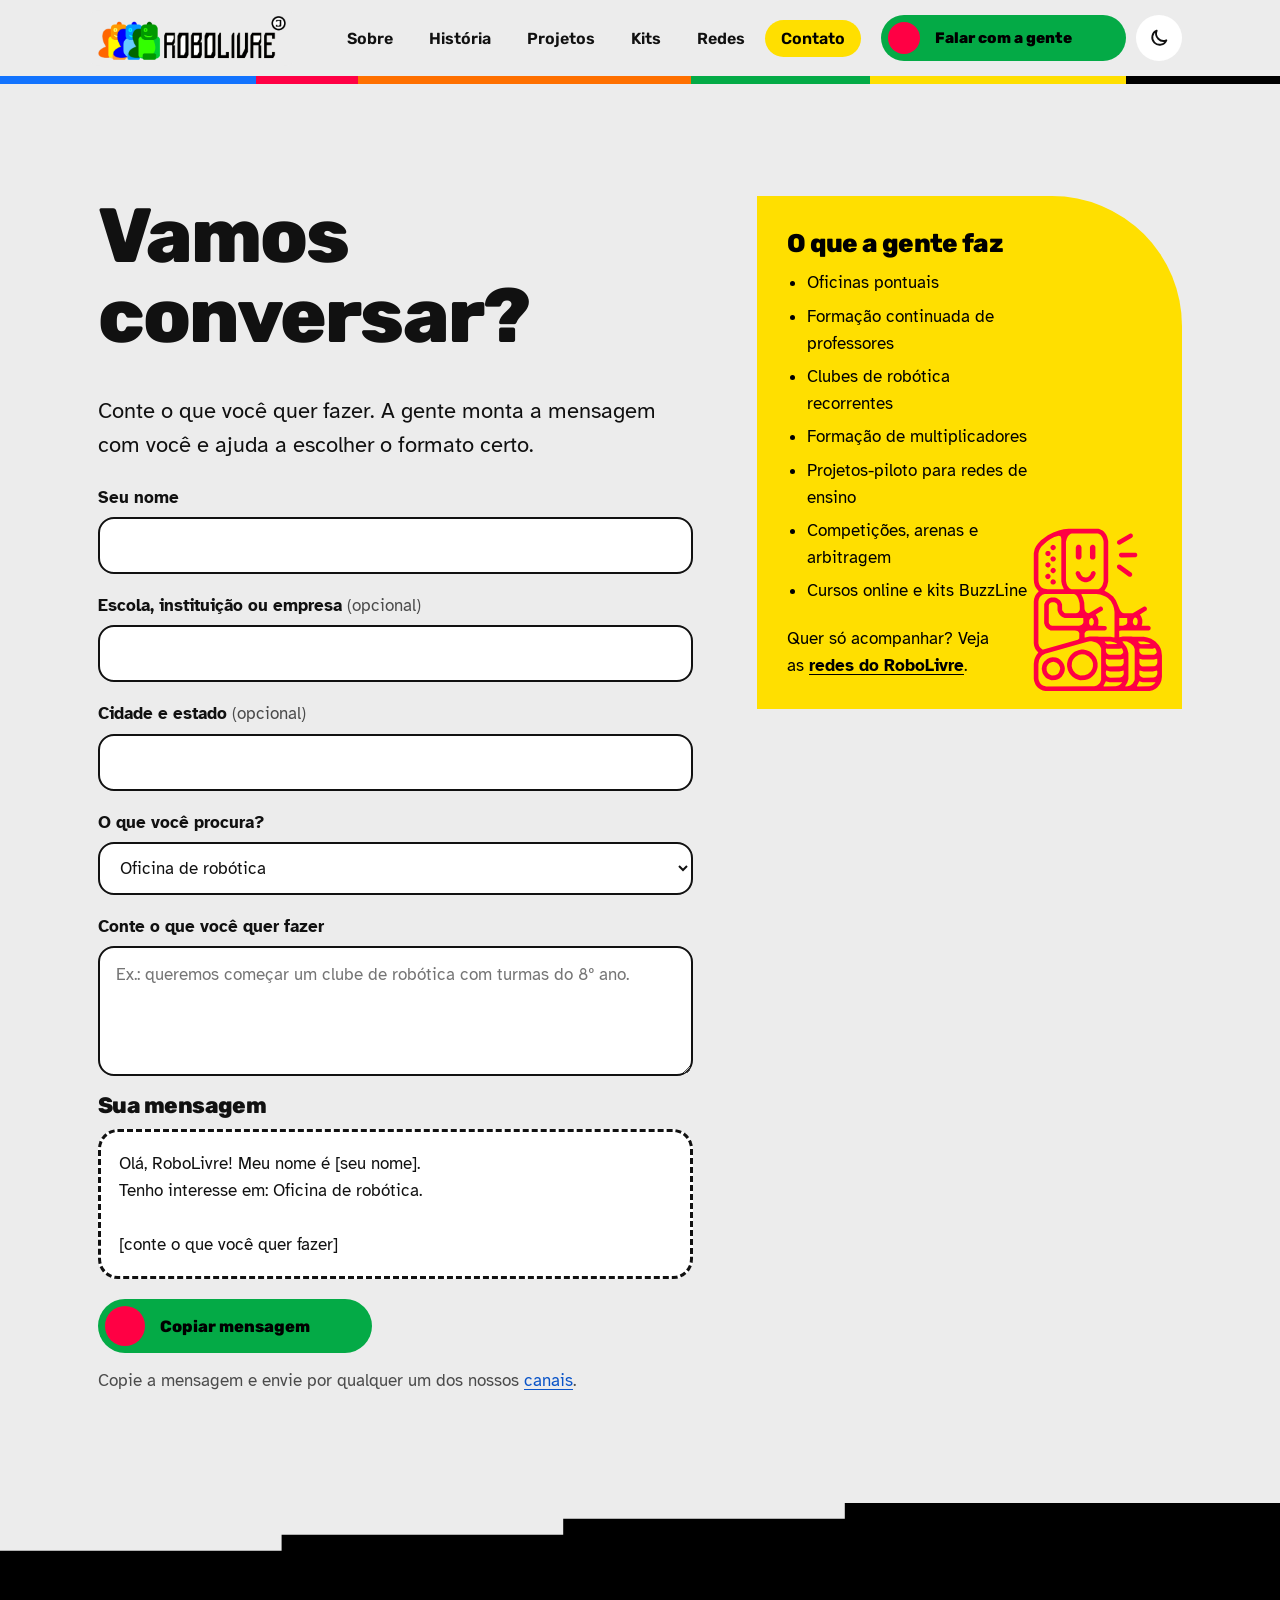
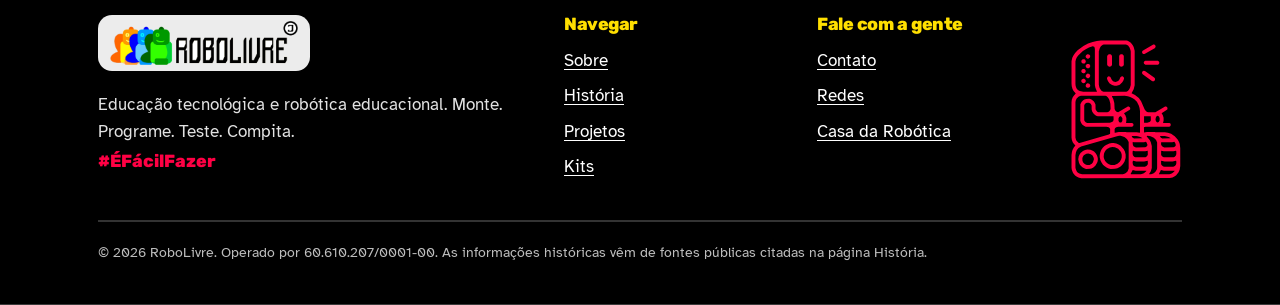
<file: contato.html>
<!doctype html><html lang="pt-BR"><head><meta charset="utf-8"><meta name="viewport" content="width=device-width, initial-scale=1"><meta name="description" content="Contato | RoboLivre"><title>Contato | RoboLivre</title>
<link rel="preconnect" href="https://fonts.googleapis.com"><link rel="preconnect" href="https://fonts.gstatic.com" crossorigin><link href="https://fonts.googleapis.com/css2?family=Atkinson+Hyperlegible:wght@400;700&family=Rubik:wght@500;700;800;900&display=swap" rel="stylesheet"><link rel="stylesheet" href="css/styles.css"></head><body>
<a class="skip" href="#main" id="skip">Ir para o conteúdo</a><svg width="0" height="0" style="position:absolute" aria-hidden="true" focusable="false">
  <defs>
    <g id="wm"><path d="M1699.0 339.2 1682.0 339.4 1665.0 336.2 1648.0 329.3 1636.0 321.5 1623.5 309.0 1614.7 296.0 1607.8 280.0 1603.5 257.0 1603.5 117.0 1607.8 94.0 1613.7 80.0 1620.0 69.7 1638.7 51.0 1660.0 39.8 1676.0 35.6 1688.0 34.5 1704.0 35.6 1723.0 40.8 1735.0 46.8 1747.0 55.5 1755.5 64.0 1765.3 78.0 1774.2 100.0 1776.5 114.0 1776.0 218.8 1673.0 219.5 1670.6 221.0 1670.8 260.0 1674.5 268.0 1680.0 273.2 1685.0 275.2 1695.0 275.4 1701.0 272.5 1706.2 267.0 1712.0 251.6 1775.0 251.5 1777.0 253.0 1775.4 268.0 1770.2 286.0 1764.2 298.0 1756.5 309.0 1746.0 319.5 1730.0 330.2 1715.0 336.2ZM364.0 342.2 346.0 342.4 329.0 339.2 314.0 333.2 298.0 322.5 284.5 308.0 277.7 297.0 271.8 283.0 267.6 263.0 267.5 118.0 272.8 92.0 283.8 71.0 299.0 54.5 310.0 46.8 320.0 41.8 344.0 35.6 365.0 35.6 377.0 37.8 391.0 42.7 408.3 53.0 418.5 62.0 430.2 78.0 436.2 91.0 441.4 111.0 442.5 129.0 442.5 259.0 437.2 285.0 426.0 306.3 409.3 324.0 395.0 333.2 386.0 337.2ZM752.0 342.2 737.0 342.4 720.0 339.2 703.0 332.3 691.0 324.5 677.5 311.0 667.8 296.0 661.8 281.0 658.5 265.0 658.5 114.0 662.8 94.0 673.8 72.0 684.6 59.0 691.0 53.5 699.0 47.8 711.0 41.8 723.0 37.8 736.0 35.5 755.0 35.6 771.0 38.8 786.0 44.8 802.0 55.5 815.5 70.0 822.3 81.0 829.2 98.0 832.5 116.0 832.5 261.0 831.2 271.0 826.2 288.0 820.2 300.0 812.5 311.0 795.3 327.0 776.0 337.2 765.0 340.4ZM265.0 338.4 195.0 337.9 157.2 245.0 155.0 241.9 152.0 241.5 147.0 241.6 145.5 244.0 145.0 337.8 80.0 337.8 79.4 102.0 77.0 100.5 31.0 99.8 31.2 37.0 95.8 37.0 96.5 81.0 98.0 83.4 128.0 82.8 128.5 39.0 130.0 36.6 182.0 36.5 193.0 38.8 204.0 42.7 218.0 50.8 235.0 67.7 245.2 87.0 249.4 105.0 249.4 174.0 246.2 188.0 241.2 200.0 233.5 212.0 220.6 226.0 266.2 336.0ZM564.0 338.2 475.0 338.5 472.6 337.0 472.5 40.0 474.0 36.6 567.0 36.5 583.0 39.8 600.0 46.8 611.5 55.0 619.5 63.0 627.2 74.0 634.2 90.0 637.5 110.0 636.4 145.0 630.2 165.0 622.6 179.0 633.2 197.0 639.4 219.0 639.5 267.0 637.2 279.0 628.2 300.0 618.0 313.3 610.0 320.5 598.0 328.2 587.0 333.2ZM1019.0 338.1 856.0 338.5 851.9 337.0 851.5 287.0 854.6 269.0 899.2 131.0 909.4 83.0 912.5 39.0 914.0 36.6 977.0 36.5 978.8 37.0 979.5 39.0 979.5 57.0 977.4 80.0 969.2 126.0 955.2 176.0 922.6 273.0 925.0 274.5 1019.8 275.0 1020.5 335.0ZM1072.0 138.2 1059.0 138.5 1052.0 137.2 1038.0 131.2 1030.7 126.0 1020.8 114.0 1016.8 106.0 1013.6 94.0 1014.8 75.0 1022.0 58.7 1036.0 44.8 1046.0 39.8 1057.0 36.6 1078.0 37.8 1087.0 41.3 1096.3 47.0 1104.5 55.0 1109.2 62.0 1115.4 80.0 1115.2 96.0 1113.2 104.0 1107.0 116.3 1098.0 126.5 1091.0 131.2 1083.0 135.2ZM1278.0 338.1 1198.0 338.5 1195.5 337.0 1148.6 172.0 1148.5 42.0 1150.7 39.0 1209.0 38.5 1213.4 41.0 1213.6 164.0 1237.0 257.6 1245.2 229.0 1291.0 40.2 1354.0 39.5 1357.4 41.0 1281.2 330.0ZM1478.0 339.4 1417.0 339.5 1414.6 338.0 1414.5 42.0 1415.1 40.0 1418.0 38.6 1503.0 38.5 1517.0 39.6 1536.0 44.8 1552.3 54.0 1567.0 68.7 1576.2 84.0 1582.4 106.0 1582.5 174.0 1581.2 182.0 1572.2 205.0 1565.5 215.0 1553.9 228.0 1595.2 327.0 1598.6 338.0 1528.8 338.0 1491.3 246.0 1489.0 242.9 1483.0 242.5 1480.2 243.0 1479.5 245.0 1479.5 337.0ZM363.5 325.0 374.0 323.2 385.0 319.2 399.0 310.5 410.2 299.0 416.2 290.0 421.2 279.0 425.5 258.0 425.5 117.0 423.2 104.0 417.3 89.0 409.5 77.0 400.0 67.5 390.0 60.7 373.0 53.8 351.0 51.5 337.0 53.6 327.0 56.8 313.0 64.8 301.5 75.0 289.8 94.0 284.5 114.0 284.6 203.0 289.0 204.5 315.0 204.5 317.4 203.0 318.6 115.0 321.8 104.0 326.0 96.7 337.0 86.8 349.0 82.6 360.0 82.6 372.0 86.8 379.0 91.7 387.2 103.0 391.4 122.0 391.5 259.0 389.2 270.0 383.0 281.5 376.3 288.0 367.0 293.2 352.0 295.4 343.0 293.2 335.0 289.2 325.0 279.3 319.8 269.0 317.5 255.0 317.5 224.0 317.0 222.2 315.0 221.5 285.0 222.2 284.5 260.0 287.8 277.0 292.7 289.0 301.5 302.0 310.0 310.5 322.0 318.2 335.0 323.2 347.0 325.4ZM756.5 325.0 774.0 320.2 790.0 310.5 801.2 299.0 808.3 288.0 813.2 276.0 816.5 257.0 816.4 119.0 814.2 105.0 810.3 94.0 803.0 80.7 792.0 68.5 783.0 61.8 764.0 53.8 751.0 51.6 739.0 51.6 720.0 55.8 711.0 59.8 701.0 66.5 689.8 78.0 682.7 89.0 677.8 101.0 674.5 119.0 675.6 265.0 679.8 281.0 685.8 293.0 690.5 300.0 702.7 312.0 717.0 320.2 730.0 324.2 740.0 325.5ZM1692.5 323.0 1701.0 322.4 1714.0 319.2 1725.0 314.2 1736.0 306.5 1749.2 291.0 1758.0 270.0 1756.0 268.5 1725.0 268.6 1715.4 282.0 1710.3 286.0 1700.0 291.2 1693.0 292.5 1686.0 292.4 1673.0 288.2 1668.0 284.5 1658.8 274.0 1653.5 256.0 1653.5 118.0 1655.8 107.0 1661.5 96.0 1669.0 88.5 1675.0 84.8 1686.0 81.6 1693.0 81.5 1707.0 85.8 1713.3 90.0 1719.0 96.7 1725.2 111.0 1726.5 121.0 1726.5 150.0 1728.0 152.4 1760.0 151.8 1760.5 119.0 1758.4 105.0 1755.2 95.0 1746.2 79.0 1737.0 68.5 1721.0 57.8 1710.0 53.8 1700.0 51.6 1680.0 51.5 1659.0 57.8 1644.0 67.5 1637.5 74.0 1629.8 85.0 1621.8 105.0 1619.5 122.0 1620.5 262.0 1623.8 276.0 1630.8 291.0 1645.0 307.5 1655.0 314.3 1672.0 321.2ZM78.8 84.0 79.0 53.2 48.2 53.0 48.0 83.8ZM240.6 321.0 239.2 315.0 199.7 220.0 213.0 209.5 221.0 200.3 227.2 190.0 231.4 177.0 233.5 112.0 232.2 102.0 228.2 89.0 215.5 70.0 203.0 60.8 195.0 56.8 177.0 52.6 147.0 52.6 145.5 55.0 146.2 83.0 173.0 83.6 182.0 85.8 192.0 92.5 198.2 102.0 200.5 129.0 200.5 166.0 199.2 173.0 193.0 184.5 181.0 192.2 175.0 193.5 129.2 193.0 128.4 102.0 126.0 100.5 97.2 101.0 96.6 271.0 99.0 272.5 128.0 271.8 129.2 225.0 166.0 224.6 169.2 229.0 206.0 320.3 209.0 321.5ZM564.5 321.0 575.0 319.2 586.0 315.2 600.0 306.5 613.2 292.0 617.2 285.0 621.2 273.0 622.5 265.0 622.5 221.0 621.4 215.0 615.2 199.0 600.9 180.0 614.7 159.0 620.4 141.0 620.5 106.0 619.2 98.0 613.3 83.0 606.5 73.0 596.3 64.0 585.0 57.8 563.0 52.5 491.0 52.6 489.5 56.0 489.6 320.0 492.0 321.5ZM1003.8 321.0 1004.5 294.0 1003.0 291.6 904.0 291.5 901.6 290.0 911.8 251.0 945.2 153.0 957.4 103.0 961.4 77.0 961.8 53.0 930.0 52.6 928.6 54.0 927.6 61.0 927.4 71.0 923.4 98.0 917.2 127.0 907.2 162.0 879.8 241.0 869.8 276.0 867.5 290.0 867.6 320.0 871.0 321.5ZM1068.5 122.0 1080.0 118.7 1090.5 111.0 1098.2 97.0 1099.4 83.0 1094.2 69.0 1087.0 60.5 1074.0 53.8 1061.0 52.6 1048.0 56.7 1038.5 64.0 1031.8 76.0 1029.6 84.0 1029.6 91.0 1033.3 103.0 1040.7 113.0 1048.0 118.2 1056.0 121.2ZM1265.2 322.0 1267.2 319.0 1336.3 57.0 1335.0 55.6 1331.0 55.5 1307.0 55.5 1303.9 57.0 1247.1 290.0 1243.0 292.4 1232.0 292.5 1227.6 290.0 1197.6 168.0 1197.4 57.0 1195.0 55.5 1166.0 55.6 1164.5 58.0 1164.6 168.0 1207.9 321.0 1211.0 322.5ZM1461.2 323.0 1462.5 320.0 1462.5 229.0 1463.0 226.8 1466.0 225.5 1498.0 225.5 1501.0 226.7 1540.0 321.4 1543.0 322.5 1571.0 322.5 1574.3 321.0 1533.6 222.0 1552.0 205.3 1557.2 198.0 1564.2 182.0 1566.5 170.0 1566.5 111.0 1565.4 104.0 1562.0 92.6 1553.0 77.5 1539.0 64.8 1527.0 58.8 1519.0 56.6 1513.0 55.5 1434.0 55.5 1430.6 57.0 1430.6 321.0 1433.0 323.4ZM753.0 294.2 740.0 294.5 734.0 293.2 721.0 285.5 712.8 275.0 708.5 258.0 708.5 123.0 709.6 113.0 714.8 100.0 723.5 90.0 730.0 85.8 742.0 82.5 756.0 83.8 768.0 90.5 777.2 102.0 781.5 117.0 781.4 262.0 778.3 273.0 770.0 285.3 765.0 289.2ZM561.0 165.2 525.0 165.5 521.9 164.0 521.5 87.0 523.0 83.9 559.0 83.5 567.0 84.8 578.0 90.5 586.2 101.0 588.5 110.0 588.5 139.0 587.2 145.0 582.2 154.0 577.3 159.0 572.0 162.2ZM1512.0 194.2 1465.0 194.5 1462.6 193.0 1462.5 89.0 1464.0 86.6 1509.0 86.5 1515.0 87.8 1521.3 91.0 1526.5 96.0 1532.2 105.0 1533.5 112.0 1533.4 171.0 1532.0 176.4 1526.5 186.0 1518.0 192.2ZM1708.8 152.0 1709.5 117.0 1707.2 109.0 1701.0 101.5 1696.0 98.8 1689.0 97.6 1680.0 100.8 1673.8 107.0 1670.6 115.0 1671.0 151.8ZM356.5 278.0 365.0 275.2 369.5 271.0 373.2 264.0 374.4 258.0 374.5 119.0 373.0 112.6 367.5 104.0 361.0 99.8 354.0 98.5 347.0 100.7 341.0 104.7 336.8 111.0 334.6 119.0 335.5 261.0 337.8 268.0 341.7 273.0 349.0 277.2ZM749.5 278.0 756.0 275.2 760.5 271.0 765.4 259.0 765.5 120.0 763.2 111.0 759.0 104.5 752.0 99.8 745.0 98.5 734.0 102.5 728.0 109.7 725.6 116.0 725.5 259.0 728.8 269.0 734.0 274.5 744.0 278.4ZM175.4 176.0 180.4 173.0 183.4 166.0 183.2 109.0 180.0 103.6 174.0 100.6 147.0 100.6 145.5 103.0 145.6 175.0 148.0 176.5ZM559.5 148.0 566.0 146.2 571.2 140.0 572.5 134.0 572.5 115.0 571.2 108.0 568.3 104.0 562.0 100.8 540.0 100.6 538.5 103.0 538.9 147.0 542.0 148.5ZM1508.5 178.0 1514.5 174.0 1517.4 167.0 1517.5 115.0 1516.2 110.0 1512.3 105.0 1506.0 102.6 1481.0 102.6 1479.5 105.0 1479.6 177.0 1482.0 178.5ZM1114.0 338.1 1052.0 338.5 1048.9 337.0 1048.4 210.0 1046.0 207.6 1014.0 206.8 1014.2 145.0 1115.0 145.2 1115.5 334.0ZM1098.8 321.0 1099.4 163.0 1097.0 161.5 1031.0 161.6 1029.5 164.0 1030.2 191.0 1062.0 191.5 1064.4 193.0 1064.6 320.0 1067.0 321.5ZM1708.8 203.0 1708.8 169.0 1674.0 168.5 1671.0 169.8 1670.5 200.0 1671.8 203.0ZM1759.8 202.0 1760.0 169.8 1757.0 168.5 1727.2 169.0 1727.0 201.8ZM563.0 290.2 524.0 290.5 521.6 289.0 521.5 199.0 523.0 195.9 559.0 195.5 569.0 197.8 578.5 204.0 587.2 216.0 589.5 223.0 589.2 266.0 585.2 275.0 578.0 283.5 572.0 287.2ZM561.5 273.0 569.0 268.5 572.4 262.0 573.5 232.0 572.2 224.0 569.5 219.0 563.0 213.8 557.0 212.5 540.0 212.6 538.5 215.0 538.6 272.0 541.0 273.5ZM1361.0 339.2 1353.0 339.4 1336.0 335.2 1321.7 326.0 1312.8 315.0 1305.6 296.0 1305.5 281.0 1306.8 275.0 1315.5 257.0 1325.0 247.5 1334.0 241.8 1342.0 238.8 1354.0 236.6 1371.0 238.8 1388.0 247.5 1396.5 256.0 1401.2 263.0 1407.4 282.0 1407.4 294.0 1405.2 304.0 1396.5 320.0 1388.0 328.5 1379.0 334.2ZM1364.5 322.0 1377.3 316.0 1386.2 306.0 1389.2 300.0 1391.4 290.0 1390.4 281.0 1386.2 270.0 1378.0 260.8 1367.0 254.8 1350.0 253.6 1339.0 257.8 1328.0 267.7 1322.8 279.0 1321.6 292.0 1325.8 305.0 1336.0 316.2 1350.0 322.4ZM127.8 321.0 128.0 290.2 97.2 290.0 97.0 320.8Z" fill-rule="evenodd"/></g>
    <g id="boli"><path d="M447.0 619.2 65.0 619.5 55.0 617.2 46.0 613.2 38.0 607.5 30.8 599.0 27.8 594.0 23.8 583.0 22.5 574.0 22.5 519.0 24.5 505.0 26.8 498.0 31.8 488.0 39.1 478.0 32.5 471.0 27.8 464.0 23.8 453.0 22.5 444.0 22.5 291.0 23.8 281.0 27.8 270.0 32.5 263.0 40.8 254.0 30.8 242.0 26.8 234.0 23.5 222.0 22.5 210.0 22.5 114.0 25.8 99.0 30.8 89.0 38.0 78.7 49.0 66.5 74.0 47.8 94.0 37.8 114.0 30.8 132.0 26.5 150.0 24.5 260.0 24.5 265.0 25.8 276.3 32.0 281.5 37.0 287.2 45.0 291.2 53.0 295.5 69.0 295.5 218.0 291.2 235.0 281.9 252.0 297.0 259.8 313.5 273.0 323.3 287.0 338.8 323.0 344.0 329.5 349.0 333.2 355.0 334.5 385.0 334.2 427.0 309.8 431.0 309.8 435.0 311.9 437.5 316.0 436.5 323.0 411.9 339.0 417.2 348.0 420.5 358.0 420.5 371.0 418.0 379.5 420.0 380.5 444.0 380.5 449.0 382.5 451.5 387.0 450.2 394.0 445.0 397.5 344.0 397.5 337.0 398.6 335.5 401.0 336.0 421.9 349.0 419.5 381.0 419.5 386.0 420.5 426.0 420.5 439.0 422.8 453.0 427.8 468.5 438.0 481.2 452.0 487.2 463.0 490.2 472.0 492.5 490.0 492.5 567.0 490.2 582.0 485.2 594.0 475.0 606.5 469.0 611.2 459.0 616.2ZM259.5 246.0 266.0 242.5 272.2 235.0 275.2 229.0 278.5 217.0 278.5 72.0 277.2 65.0 273.2 55.0 267.0 46.5 258.0 41.5 162.0 41.5 158.0 42.7 152.0 46.9 147.8 52.0 143.8 60.0 140.5 72.0 140.5 215.0 142.8 226.0 145.8 233.0 153.0 242.5 161.0 246.5ZM338.0 83.2 332.0 82.3 327.8 78.0 327.8 72.0 330.0 68.5 376.0 41.8 380.0 41.8 384.5 45.0 386.2 51.0 385.2 54.0 382.0 57.5ZM132.8 246.0 125.8 229.0 123.5 218.0 123.5 61.0 122.2 55.0 120.5 52.0 114.0 49.8 98.0 54.8 84.0 61.8 71.7 70.0 51.5 89.0 45.8 97.0 41.8 105.0 39.5 115.0 39.5 211.0 40.5 221.0 43.8 231.0 50.0 238.5 58.0 243.2 73.0 246.5ZM95.0 103.2 92.0 103.2 87.0 100.5 84.8 98.0 83.5 94.0 83.8 91.0 85.5 88.0 89.0 84.8 92.0 83.5 98.3 85.0 102.0 88.7 103.5 92.0 102.0 98.3ZM191.0 137.2 185.0 137.5 182.0 136.2 178.0 132.3 176.5 128.0 176.5 93.0 179.0 86.7 184.0 83.5 190.0 83.5 193.0 84.8 195.2 87.0 197.5 92.0 197.5 129.0 195.0 134.3ZM242.0 137.2 236.0 137.5 233.0 136.2 230.0 133.3 228.5 130.0 228.5 91.0 231.0 86.5 236.0 83.5 241.0 83.5 244.0 84.8 247.0 87.7 248.5 91.0 248.5 130.0 246.5 134.0ZM78.0 124.2 71.0 124.2 65.8 120.0 64.8 113.0 67.0 108.7 71.0 105.8 78.0 105.8 81.3 108.0 83.2 111.0 84.4 115.0 83.2 119.0 81.0 122.5ZM396.0 129.2 342.0 129.5 336.0 125.3 334.5 120.0 336.5 115.0 341.0 112.5 396.0 112.5 400.0 114.7 402.4 121.0 400.5 126.0ZM97.0 144.2 91.0 144.5 88.0 143.2 83.8 137.0 83.8 133.0 85.8 129.0 90.0 125.8 97.0 125.8 101.0 128.7 103.2 133.0 103.2 137.0 101.2 141.0ZM77.0 166.2 73.0 166.5 68.0 164.2 64.8 159.0 65.8 152.0 71.0 147.8 77.0 147.5 80.0 148.8 84.2 155.0 83.2 161.0 81.0 164.1ZM379.0 200.2 373.0 200.5 370.0 199.2 330.0 170.5 327.5 166.0 327.5 162.0 329.0 158.7 334.0 155.5 340.0 156.8 381.0 185.9 383.2 189.0 383.4 195.0ZM96.0 187.2 92.0 187.5 88.7 186.0 84.8 182.0 83.6 178.0 85.5 172.0 89.0 168.8 93.0 167.6 99.0 169.5 102.2 173.0 103.5 177.0 102.0 182.3ZM217.0 220.2 209.0 220.5 198.0 217.2 187.5 210.0 181.8 203.0 177.8 195.0 175.6 188.0 178.0 182.5 183.0 179.5 189.0 180.8 191.2 183.0 195.8 193.0 200.0 198.5 204.0 201.2 213.0 203.5 219.0 202.2 224.0 199.5 229.2 194.0 233.8 183.0 238.0 179.8 243.0 179.5 247.0 181.9 249.2 186.0 249.5 189.0 247.2 196.0 242.0 205.3 231.0 215.2 225.0 218.2ZM75.0 209.2 69.0 207.5 65.8 204.0 64.5 200.0 64.8 197.0 67.0 192.7 73.0 189.5 77.0 189.8 80.0 191.5 83.2 195.0 84.4 199.0 82.5 205.0 80.0 207.2ZM95.0 229.2 92.0 229.2 88.0 227.5 84.8 224.0 83.6 220.0 85.5 214.0 89.0 210.8 93.0 209.6 99.0 211.5 102.2 215.0 103.5 219.0 103.2 222.0 101.5 225.0 98.3 228.0ZM57.5 467.0 184.0 431.2 189.2 427.0 189.5 408.0 187.0 402.7 183.0 399.8 173.0 397.5 84.0 397.2 76.0 393.2 68.5 387.0 63.8 380.0 60.5 371.0 60.8 300.0 65.8 290.0 72.0 283.5 78.0 279.7 86.0 276.8 99.0 276.5 104.0 277.8 109.0 279.8 118.5 287.0 122.2 292.0 126.2 301.0 126.5 321.0 127.8 325.0 135.0 333.2 139.0 334.5 176.0 334.5 181.0 333.2 186.0 330.5 190.2 324.0 191.5 319.0 190.5 298.0 186.2 282.0 182.2 274.0 178.0 268.5 173.0 264.8 168.0 263.5 63.0 263.5 54.0 266.8 44.8 275.0 40.8 284.0 39.5 291.0 39.5 444.0 41.8 453.0 45.0 459.3 54.0 467.2ZM317.5 423.0 318.5 421.0 318.5 329.0 316.5 316.0 313.2 305.0 305.0 289.7 294.0 278.5 287.0 273.8 276.0 268.8 266.0 265.8 252.0 263.5 197.8 264.0 197.3 266.0 203.2 278.0 207.5 295.0 208.8 320.0 211.8 327.0 217.0 332.2 224.0 334.2 266.0 309.8 270.0 309.8 275.5 314.0 276.5 320.0 274.5 324.0 251.0 338.3 249.7 340.0 255.3 348.0 259.5 359.0 259.5 373.0 257.6 379.0 260.0 380.5 284.0 380.8 288.3 383.0 290.5 387.0 289.2 394.0 284.0 397.5 224.0 397.5 216.0 399.8 211.5 403.0 208.8 408.0 209.0 422.9 211.0 423.4 227.0 419.5 256.0 419.5 262.0 420.5 304.0 420.5ZM188.5 380.0 197.0 377.2 202.2 373.0 204.5 367.0 203.9 352.0 136.0 351.5 129.0 349.2 123.0 345.5 116.5 339.0 111.8 331.0 109.5 323.0 109.5 305.0 105.5 298.0 98.0 293.8 89.0 293.5 83.7 296.0 79.0 300.7 77.5 305.0 77.5 368.0 78.8 372.0 83.7 378.0 90.0 380.5ZM397.5 378.0 400.2 376.0 403.2 370.0 403.5 360.0 400.5 353.0 395.0 349.6 391.7 351.0 388.8 354.0 386.8 358.0 385.5 366.0 386.8 371.0 390.0 376.5 394.0 378.7ZM237.3 379.0 242.2 372.0 242.5 361.0 238.0 353.5 236.0 351.8 233.0 351.6 228.5 355.0 225.8 360.0 225.5 371.0 227.8 376.0 230.7 379.0ZM349.5 380.0 360.0 376.2 364.2 372.0 365.5 368.0 364.9 352.0 336.0 352.1 336.0 379.9ZM244.5 602.0 254.0 599.2 261.0 594.1 265.2 589.0 269.5 578.0 269.5 463.0 263.5 452.0 258.0 446.5 251.0 441.8 235.0 436.5 228.0 436.5 219.0 438.8 64.0 482.8 53.0 489.5 45.8 498.0 41.8 507.0 39.5 520.0 39.5 573.0 40.8 580.0 44.8 589.0 49.0 594.5 56.0 599.2 68.0 602.5ZM366.5 602.0 376.0 599.3 384.5 593.0 391.2 582.0 392.5 576.0 392.5 465.0 388.0 454.7 378.0 444.8 364.0 437.8 351.0 436.5 348.0 437.7 347.7 439.0 361.2 456.0 365.2 464.0 369.5 480.0 369.5 575.0 365.2 589.0 357.9 601.0 359.0 602.4ZM328.2 447.0 328.0 445.9 320.0 441.8 309.0 438.5 302.0 437.5 285.0 437.5 282.6 439.0 287.0 444.5 293.0 447.5ZM450.2 447.0 450.0 445.9 442.0 441.8 426.0 437.5 407.0 437.5 404.9 439.0 409.0 444.5 415.0 447.5ZM463.5 486.0 470.0 482.5 473.4 477.0 471.2 469.0 467.0 462.1 458.0 464.5 411.0 463.9 409.6 465.0 409.8 475.0 413.9 482.0 419.0 485.2 424.0 486.5ZM341.5 486.0 348.5 481.0 350.9 476.0 348.3 468.0 346.0 463.7 344.0 462.2 336.0 464.5 292.0 464.5 288.0 463.6 286.6 465.0 287.8 476.0 290.5 481.0 296.0 485.2 301.0 486.5ZM210.0 579.2 192.0 579.5 183.0 577.2 174.0 573.2 164.7 567.0 158.5 561.0 152.8 553.0 147.8 543.0 144.5 529.0 144.5 519.0 146.8 508.0 150.8 498.0 157.5 488.0 165.0 480.5 172.0 475.8 186.0 469.8 197.0 467.5 204.0 467.5 216.0 469.8 226.0 473.8 235.0 479.5 248.2 494.0 253.2 504.0 256.5 517.0 256.5 531.0 255.2 537.0 251.3 548.0 245.0 558.3 236.0 567.5 229.0 572.2 221.0 576.2ZM208.5 562.0 221.0 557.2 231.2 548.0 237.2 538.0 239.5 529.0 239.5 518.0 237.2 510.0 234.2 504.0 224.0 492.5 210.0 485.8 199.0 484.5 188.0 486.8 182.0 489.7 176.0 493.5 170.5 499.0 165.8 506.0 162.8 514.0 161.5 528.0 163.8 537.0 167.8 545.0 175.7 554.0 184.0 559.2 193.0 562.2ZM102.0 579.2 87.0 579.5 82.0 578.2 71.0 573.2 66.0 569.5 58.8 561.0 54.8 553.0 51.6 538.0 53.8 525.0 56.8 518.0 61.5 511.0 72.0 501.8 81.0 497.8 91.0 495.5 104.0 496.8 112.0 499.7 120.0 504.5 127.0 511.7 132.3 520.0 135.2 529.0 136.5 537.0 135.5 546.0 133.2 553.0 125.5 566.0 117.0 573.2 109.0 577.2ZM342.5 529.0 348.5 525.0 352.2 518.0 351.9 501.0 341.0 503.5 297.0 503.5 289.0 500.9 286.8 503.0 286.5 513.0 287.8 520.0 293.0 526.5 298.0 529.2ZM464.5 529.0 469.0 526.5 474.2 520.0 475.5 515.0 475.5 504.0 474.0 500.9 463.0 503.5 421.0 503.5 410.0 501.2 409.8 518.0 412.5 524.0 418.0 528.3 422.0 529.5ZM100.5 562.0 110.3 557.0 115.2 551.0 119.4 538.0 118.2 531.0 113.5 522.0 106.0 515.8 95.0 512.5 87.0 513.8 79.0 517.8 73.8 523.0 69.5 532.0 69.8 544.0 73.0 551.3 77.0 556.5 81.0 559.2 89.0 562.5ZM339.5 570.0 346.3 567.0 351.2 561.0 352.5 557.0 352.0 544.2 336.0 547.5 302.0 547.5 290.0 544.5 287.7 545.0 286.5 552.0 287.8 560.0 291.0 565.3 297.0 569.2 303.0 570.5ZM461.5 570.0 465.0 569.2 470.3 566.0 474.2 560.0 475.5 555.0 475.5 547.0 474.0 544.2 459.0 547.5 425.0 547.5 411.0 543.9 409.6 545.0 409.8 559.0 412.5 564.0 419.0 569.2 425.0 570.5ZM322.5 602.0 333.0 599.2 338.0 596.2 345.5 589.0 346.1 587.0 300.0 587.5 287.0 583.6 277.9 601.0 280.0 602.5ZM445.5 602.0 453.0 600.2 459.0 597.2 466.5 591.0 468.7 587.0 422.0 587.5 409.0 583.9 400.4 601.0 401.0 602.3 403.0 602.5Z" fill-rule="evenodd"/></g>
  </defs>
</svg><header class="hdr" id="hdr"><div class="wrap hdr__in">
<a class="brand" href="index.html" aria-label="RoboLivre, página inicial"><img src="assets/logo-robolivre.png" alt="RoboLivre" width="188" height="44"></a>
<nav class="nav" id="nav" aria-label="Principal"><a href="sobre.html">Sobre</a><a href="historia.html">História</a><a href="projetos.html">Projetos</a><a href="kits.html">Kits</a><a href="redes.html">Redes</a><a href="contato.html" aria-current="page">Contato</a></nav>
<div class="hdr__act"><a class="btn btn--sm hdr__cta" href="contato.html" aria-current="page">Falar com a gente</a>
<button class="icon-btn" id="themeBtn" type="button" aria-label="Alternar tema claro e escuro"></button>
<button class="icon-btn menu-btn" id="menuBtn" type="button" aria-expanded="false" aria-controls="nav" aria-label="Abrir menu"><svg viewBox="0 0 24 24" fill="none" stroke="currentColor" stroke-width="2.6" stroke-linecap="round" aria-hidden="true"><path d="M4 7h16M4 12h16M4 17h16"/></svg></button>
</div></div></header><main id="main" tabindex="-1">
<section class="sec">
  <div class="wrap contact">
    <div>
      <h1>Vamos conversar?</h1>
      <p class="lead">Conte o que você quer fazer. A gente monta a mensagem com você e ajuda a escolher o formato certo.</p>
      <form id="cform" novalidate>
        <div class="field"><label for="f-nome">Seu nome</label><input id="f-nome" name="nome" autocomplete="name" required></div>
        <div class="field"><label for="f-org">Escola, instituição ou empresa <span class="opt">(opcional)</span></label><input id="f-org" name="org" autocomplete="organization"></div>
        <div class="field"><label for="f-cid">Cidade e estado <span class="opt">(opcional)</span></label><input id="f-cid" name="cidade" autocomplete="address-level2"></div>
        <div class="field"><label for="f-int">O que você procura?</label>
          <select id="f-int" name="interesse"><option value="oficina">Oficina de robótica</option><option value="formacao">Formação de professores e multiplicadores</option><option value="clube">Clube de robótica</option><option value="competicao">Competição, arena ou arbitragem</option><option value="kits">BuzzLine e kits</option><option value="parceria">Parceria ou projeto institucional</option><option value="outro">Outro assunto</option></select></div>
        <div class="field"><label for="f-msg">Conte o que você quer fazer</label><textarea id="f-msg" name="msg" required placeholder="Ex.: queremos começar um clube de robótica com turmas do 8º ano."></textarea></div>
        <h2 style="font-size:1.4rem">Sua mensagem</h2>
        <div class="msg" id="preview"></div>
        <div class="actions" style="margin-top:0">
          <button class="btn" type="button" id="bCopy">Copiar mensagem</button>
          
          
        </div>
        <p class="muted" style="margin-top:14px">Copie a mensagem e envie por qualquer um dos nossos <a href="redes.html">canais</a>.</p>
        <div class="status" id="status" role="status" aria-live="polite"></div>
      </form>
    </div>
    <aside class="aside c">
      <h2 style="font-size:1.6rem">O que a gente faz</h2>
      <ul>
        <li>Oficinas pontuais</li>
        <li>Formação continuada de professores</li>
        <li>Clubes de robótica recorrentes</li>
        <li>Formação de multiplicadores</li>
        <li>Projetos-piloto para redes de ensino</li>
        <li>Competições, arenas e arbitragem</li>
        <li>Cursos online e kits BuzzLine</li>
      </ul>
      <p style="margin:0;max-width:20ch">Quer só acompanhar? Veja as <a href="redes.html">redes do RoboLivre</a>.</p>
      <svg class="boli " viewBox="16 18 484 608" aria-hidden="true" focusable="false"><use href="#boli"/></svg>
    </aside>
  </div>
</section></main><footer class="ftr" id="footer"><div class="wrap"><div class="ftr__grid">
<div><a class="brand" href="index.html" aria-label="RoboLivre, página inicial"><img src="assets/logo-robolivre.png" alt="RoboLivre" width="188" height="44" style="display:block;height:44px;width:auto"></a><p class="tagline">Educação tecnológica e robótica educacional. Monte. Programe. Teste. Compita.</p><p class="hash">#ÉFácilFazer</p></div>
<div><h2>Navegar</h2><ul><li><a href="sobre.html">Sobre</a></li><li><a href="historia.html">História</a></li><li><a href="projetos.html">Projetos</a></li><li><a href="kits.html">Kits</a></li></ul></div>
<div><h2>Fale com a gente</h2><ul><li><a href="contato.html">Contato</a></li><li><a href="redes.html">Redes</a></li><li><a href="https://www.casadarobotica.com/byparceiros/kit-buzz-line" target="_blank" rel="noopener noreferrer">Casa da Robótica</a></li></ul></div>
<svg class="boli ftr__boli" viewBox="16 18 484 608" aria-hidden="true" focusable="false"><use href="#boli"/></svg>
</div><small>© 2026 RoboLivre. Operado por 60.610.207/0001-00. As informações históricas vêm de fontes públicas citadas na página História.</small></div></footer><script src="js/site.js"></script></body></html>
</file>
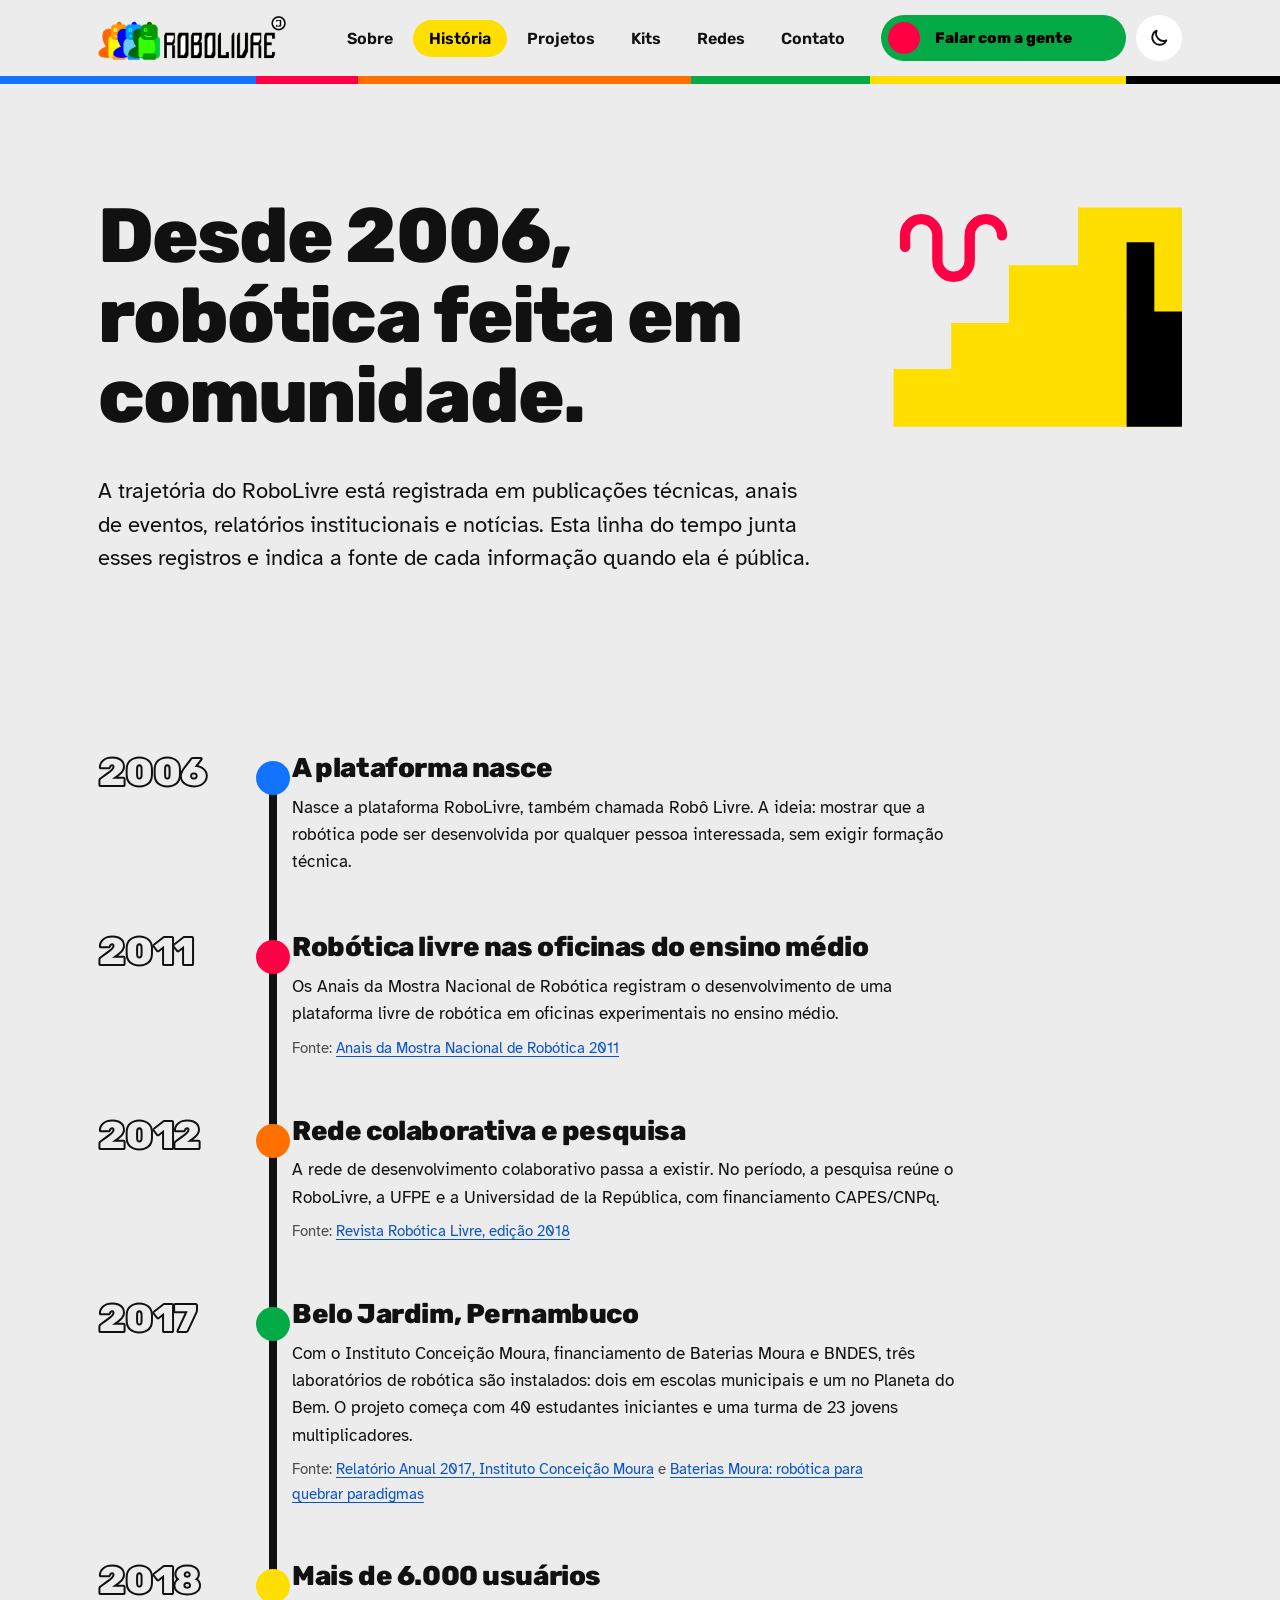
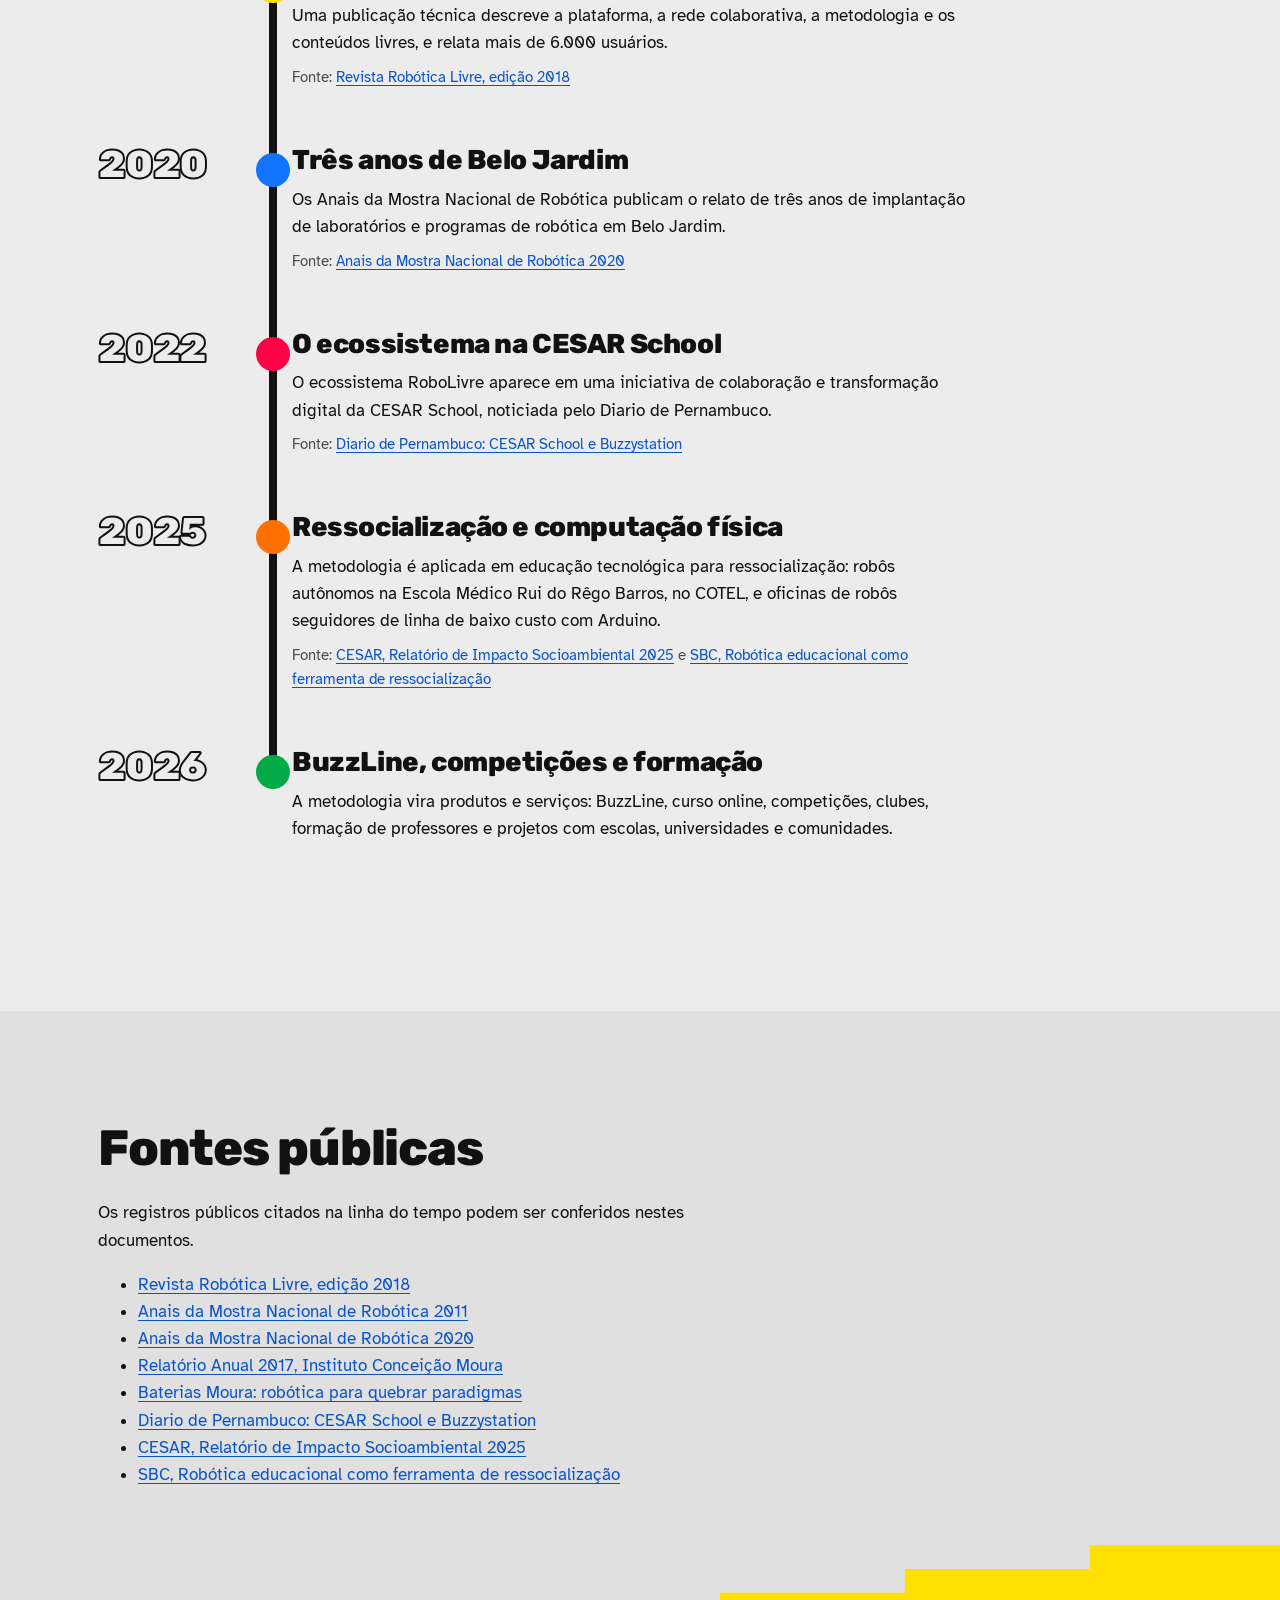
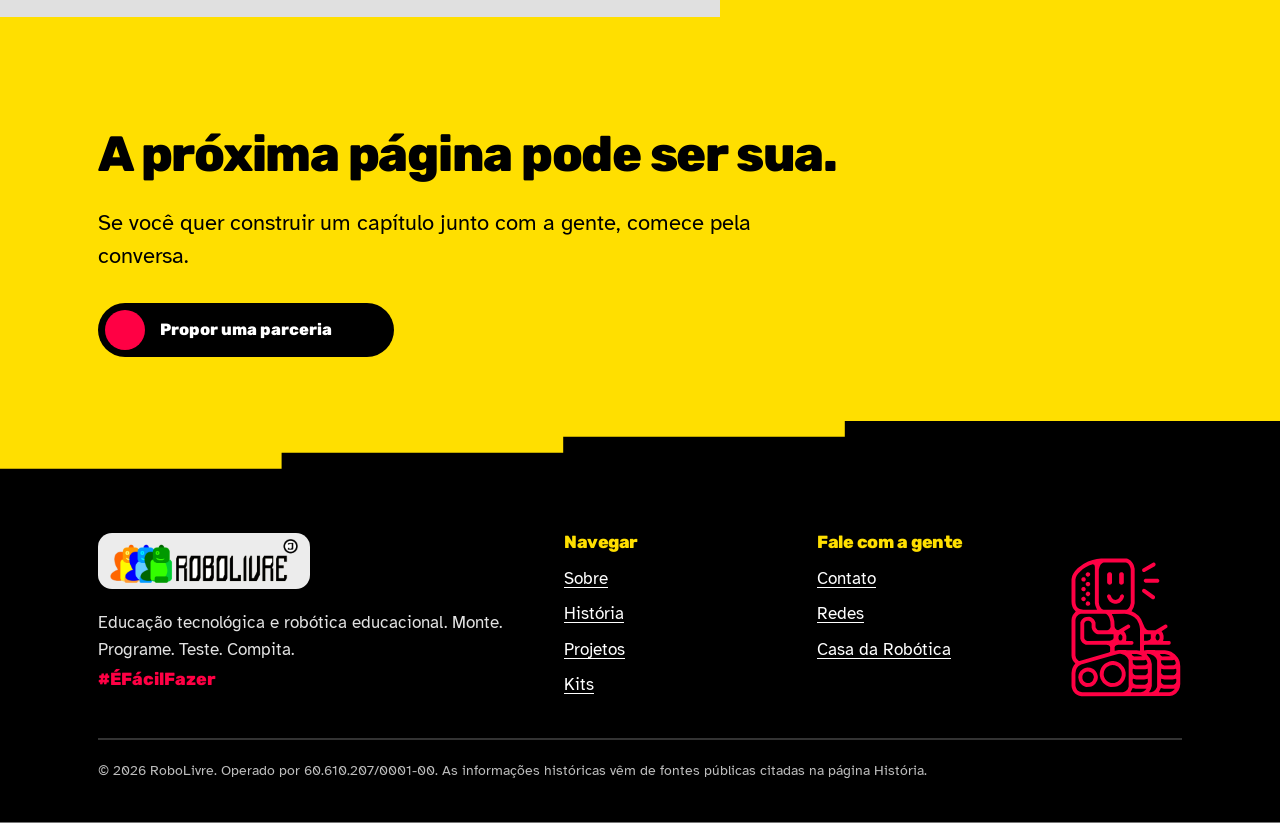
<file: historia.html>
<!doctype html><html lang="pt-BR"><head><meta charset="utf-8"><meta name="viewport" content="width=device-width, initial-scale=1"><meta name="description" content="História | RoboLivre"><title>História | RoboLivre</title>
<link rel="preconnect" href="https://fonts.googleapis.com"><link rel="preconnect" href="https://fonts.gstatic.com" crossorigin><link href="https://fonts.googleapis.com/css2?family=Atkinson+Hyperlegible:wght@400;700&family=Rubik:wght@500;700;800;900&display=swap" rel="stylesheet"><link rel="stylesheet" href="css/styles.css"></head><body>
<a class="skip" href="#main" id="skip">Ir para o conteúdo</a><svg width="0" height="0" style="position:absolute" aria-hidden="true" focusable="false">
  <defs>
    <g id="wm"><path d="M1699.0 339.2 1682.0 339.4 1665.0 336.2 1648.0 329.3 1636.0 321.5 1623.5 309.0 1614.7 296.0 1607.8 280.0 1603.5 257.0 1603.5 117.0 1607.8 94.0 1613.7 80.0 1620.0 69.7 1638.7 51.0 1660.0 39.8 1676.0 35.6 1688.0 34.5 1704.0 35.6 1723.0 40.8 1735.0 46.8 1747.0 55.5 1755.5 64.0 1765.3 78.0 1774.2 100.0 1776.5 114.0 1776.0 218.8 1673.0 219.5 1670.6 221.0 1670.8 260.0 1674.5 268.0 1680.0 273.2 1685.0 275.2 1695.0 275.4 1701.0 272.5 1706.2 267.0 1712.0 251.6 1775.0 251.5 1777.0 253.0 1775.4 268.0 1770.2 286.0 1764.2 298.0 1756.5 309.0 1746.0 319.5 1730.0 330.2 1715.0 336.2ZM364.0 342.2 346.0 342.4 329.0 339.2 314.0 333.2 298.0 322.5 284.5 308.0 277.7 297.0 271.8 283.0 267.6 263.0 267.5 118.0 272.8 92.0 283.8 71.0 299.0 54.5 310.0 46.8 320.0 41.8 344.0 35.6 365.0 35.6 377.0 37.8 391.0 42.7 408.3 53.0 418.5 62.0 430.2 78.0 436.2 91.0 441.4 111.0 442.5 129.0 442.5 259.0 437.2 285.0 426.0 306.3 409.3 324.0 395.0 333.2 386.0 337.2ZM752.0 342.2 737.0 342.4 720.0 339.2 703.0 332.3 691.0 324.5 677.5 311.0 667.8 296.0 661.8 281.0 658.5 265.0 658.5 114.0 662.8 94.0 673.8 72.0 684.6 59.0 691.0 53.5 699.0 47.8 711.0 41.8 723.0 37.8 736.0 35.5 755.0 35.6 771.0 38.8 786.0 44.8 802.0 55.5 815.5 70.0 822.3 81.0 829.2 98.0 832.5 116.0 832.5 261.0 831.2 271.0 826.2 288.0 820.2 300.0 812.5 311.0 795.3 327.0 776.0 337.2 765.0 340.4ZM265.0 338.4 195.0 337.9 157.2 245.0 155.0 241.9 152.0 241.5 147.0 241.6 145.5 244.0 145.0 337.8 80.0 337.8 79.4 102.0 77.0 100.5 31.0 99.8 31.2 37.0 95.8 37.0 96.5 81.0 98.0 83.4 128.0 82.8 128.5 39.0 130.0 36.6 182.0 36.5 193.0 38.8 204.0 42.7 218.0 50.8 235.0 67.7 245.2 87.0 249.4 105.0 249.4 174.0 246.2 188.0 241.2 200.0 233.5 212.0 220.6 226.0 266.2 336.0ZM564.0 338.2 475.0 338.5 472.6 337.0 472.5 40.0 474.0 36.6 567.0 36.5 583.0 39.8 600.0 46.8 611.5 55.0 619.5 63.0 627.2 74.0 634.2 90.0 637.5 110.0 636.4 145.0 630.2 165.0 622.6 179.0 633.2 197.0 639.4 219.0 639.5 267.0 637.2 279.0 628.2 300.0 618.0 313.3 610.0 320.5 598.0 328.2 587.0 333.2ZM1019.0 338.1 856.0 338.5 851.9 337.0 851.5 287.0 854.6 269.0 899.2 131.0 909.4 83.0 912.5 39.0 914.0 36.6 977.0 36.5 978.8 37.0 979.5 39.0 979.5 57.0 977.4 80.0 969.2 126.0 955.2 176.0 922.6 273.0 925.0 274.5 1019.8 275.0 1020.5 335.0ZM1072.0 138.2 1059.0 138.5 1052.0 137.2 1038.0 131.2 1030.7 126.0 1020.8 114.0 1016.8 106.0 1013.6 94.0 1014.8 75.0 1022.0 58.7 1036.0 44.8 1046.0 39.8 1057.0 36.6 1078.0 37.8 1087.0 41.3 1096.3 47.0 1104.5 55.0 1109.2 62.0 1115.4 80.0 1115.2 96.0 1113.2 104.0 1107.0 116.3 1098.0 126.5 1091.0 131.2 1083.0 135.2ZM1278.0 338.1 1198.0 338.5 1195.5 337.0 1148.6 172.0 1148.5 42.0 1150.7 39.0 1209.0 38.5 1213.4 41.0 1213.6 164.0 1237.0 257.6 1245.2 229.0 1291.0 40.2 1354.0 39.5 1357.4 41.0 1281.2 330.0ZM1478.0 339.4 1417.0 339.5 1414.6 338.0 1414.5 42.0 1415.1 40.0 1418.0 38.6 1503.0 38.5 1517.0 39.6 1536.0 44.8 1552.3 54.0 1567.0 68.7 1576.2 84.0 1582.4 106.0 1582.5 174.0 1581.2 182.0 1572.2 205.0 1565.5 215.0 1553.9 228.0 1595.2 327.0 1598.6 338.0 1528.8 338.0 1491.3 246.0 1489.0 242.9 1483.0 242.5 1480.2 243.0 1479.5 245.0 1479.5 337.0ZM363.5 325.0 374.0 323.2 385.0 319.2 399.0 310.5 410.2 299.0 416.2 290.0 421.2 279.0 425.5 258.0 425.5 117.0 423.2 104.0 417.3 89.0 409.5 77.0 400.0 67.5 390.0 60.7 373.0 53.8 351.0 51.5 337.0 53.6 327.0 56.8 313.0 64.8 301.5 75.0 289.8 94.0 284.5 114.0 284.6 203.0 289.0 204.5 315.0 204.5 317.4 203.0 318.6 115.0 321.8 104.0 326.0 96.7 337.0 86.8 349.0 82.6 360.0 82.6 372.0 86.8 379.0 91.7 387.2 103.0 391.4 122.0 391.5 259.0 389.2 270.0 383.0 281.5 376.3 288.0 367.0 293.2 352.0 295.4 343.0 293.2 335.0 289.2 325.0 279.3 319.8 269.0 317.5 255.0 317.5 224.0 317.0 222.2 315.0 221.5 285.0 222.2 284.5 260.0 287.8 277.0 292.7 289.0 301.5 302.0 310.0 310.5 322.0 318.2 335.0 323.2 347.0 325.4ZM756.5 325.0 774.0 320.2 790.0 310.5 801.2 299.0 808.3 288.0 813.2 276.0 816.5 257.0 816.4 119.0 814.2 105.0 810.3 94.0 803.0 80.7 792.0 68.5 783.0 61.8 764.0 53.8 751.0 51.6 739.0 51.6 720.0 55.8 711.0 59.8 701.0 66.5 689.8 78.0 682.7 89.0 677.8 101.0 674.5 119.0 675.6 265.0 679.8 281.0 685.8 293.0 690.5 300.0 702.7 312.0 717.0 320.2 730.0 324.2 740.0 325.5ZM1692.5 323.0 1701.0 322.4 1714.0 319.2 1725.0 314.2 1736.0 306.5 1749.2 291.0 1758.0 270.0 1756.0 268.5 1725.0 268.6 1715.4 282.0 1710.3 286.0 1700.0 291.2 1693.0 292.5 1686.0 292.4 1673.0 288.2 1668.0 284.5 1658.8 274.0 1653.5 256.0 1653.5 118.0 1655.8 107.0 1661.5 96.0 1669.0 88.5 1675.0 84.8 1686.0 81.6 1693.0 81.5 1707.0 85.8 1713.3 90.0 1719.0 96.7 1725.2 111.0 1726.5 121.0 1726.5 150.0 1728.0 152.4 1760.0 151.8 1760.5 119.0 1758.4 105.0 1755.2 95.0 1746.2 79.0 1737.0 68.5 1721.0 57.8 1710.0 53.8 1700.0 51.6 1680.0 51.5 1659.0 57.8 1644.0 67.5 1637.5 74.0 1629.8 85.0 1621.8 105.0 1619.5 122.0 1620.5 262.0 1623.8 276.0 1630.8 291.0 1645.0 307.5 1655.0 314.3 1672.0 321.2ZM78.8 84.0 79.0 53.2 48.2 53.0 48.0 83.8ZM240.6 321.0 239.2 315.0 199.7 220.0 213.0 209.5 221.0 200.3 227.2 190.0 231.4 177.0 233.5 112.0 232.2 102.0 228.2 89.0 215.5 70.0 203.0 60.8 195.0 56.8 177.0 52.6 147.0 52.6 145.5 55.0 146.2 83.0 173.0 83.6 182.0 85.8 192.0 92.5 198.2 102.0 200.5 129.0 200.5 166.0 199.2 173.0 193.0 184.5 181.0 192.2 175.0 193.5 129.2 193.0 128.4 102.0 126.0 100.5 97.2 101.0 96.6 271.0 99.0 272.5 128.0 271.8 129.2 225.0 166.0 224.6 169.2 229.0 206.0 320.3 209.0 321.5ZM564.5 321.0 575.0 319.2 586.0 315.2 600.0 306.5 613.2 292.0 617.2 285.0 621.2 273.0 622.5 265.0 622.5 221.0 621.4 215.0 615.2 199.0 600.9 180.0 614.7 159.0 620.4 141.0 620.5 106.0 619.2 98.0 613.3 83.0 606.5 73.0 596.3 64.0 585.0 57.8 563.0 52.5 491.0 52.6 489.5 56.0 489.6 320.0 492.0 321.5ZM1003.8 321.0 1004.5 294.0 1003.0 291.6 904.0 291.5 901.6 290.0 911.8 251.0 945.2 153.0 957.4 103.0 961.4 77.0 961.8 53.0 930.0 52.6 928.6 54.0 927.6 61.0 927.4 71.0 923.4 98.0 917.2 127.0 907.2 162.0 879.8 241.0 869.8 276.0 867.5 290.0 867.6 320.0 871.0 321.5ZM1068.5 122.0 1080.0 118.7 1090.5 111.0 1098.2 97.0 1099.4 83.0 1094.2 69.0 1087.0 60.5 1074.0 53.8 1061.0 52.6 1048.0 56.7 1038.5 64.0 1031.8 76.0 1029.6 84.0 1029.6 91.0 1033.3 103.0 1040.7 113.0 1048.0 118.2 1056.0 121.2ZM1265.2 322.0 1267.2 319.0 1336.3 57.0 1335.0 55.6 1331.0 55.5 1307.0 55.5 1303.9 57.0 1247.1 290.0 1243.0 292.4 1232.0 292.5 1227.6 290.0 1197.6 168.0 1197.4 57.0 1195.0 55.5 1166.0 55.6 1164.5 58.0 1164.6 168.0 1207.9 321.0 1211.0 322.5ZM1461.2 323.0 1462.5 320.0 1462.5 229.0 1463.0 226.8 1466.0 225.5 1498.0 225.5 1501.0 226.7 1540.0 321.4 1543.0 322.5 1571.0 322.5 1574.3 321.0 1533.6 222.0 1552.0 205.3 1557.2 198.0 1564.2 182.0 1566.5 170.0 1566.5 111.0 1565.4 104.0 1562.0 92.6 1553.0 77.5 1539.0 64.8 1527.0 58.8 1519.0 56.6 1513.0 55.5 1434.0 55.5 1430.6 57.0 1430.6 321.0 1433.0 323.4ZM753.0 294.2 740.0 294.5 734.0 293.2 721.0 285.5 712.8 275.0 708.5 258.0 708.5 123.0 709.6 113.0 714.8 100.0 723.5 90.0 730.0 85.8 742.0 82.5 756.0 83.8 768.0 90.5 777.2 102.0 781.5 117.0 781.4 262.0 778.3 273.0 770.0 285.3 765.0 289.2ZM561.0 165.2 525.0 165.5 521.9 164.0 521.5 87.0 523.0 83.9 559.0 83.5 567.0 84.8 578.0 90.5 586.2 101.0 588.5 110.0 588.5 139.0 587.2 145.0 582.2 154.0 577.3 159.0 572.0 162.2ZM1512.0 194.2 1465.0 194.5 1462.6 193.0 1462.5 89.0 1464.0 86.6 1509.0 86.5 1515.0 87.8 1521.3 91.0 1526.5 96.0 1532.2 105.0 1533.5 112.0 1533.4 171.0 1532.0 176.4 1526.5 186.0 1518.0 192.2ZM1708.8 152.0 1709.5 117.0 1707.2 109.0 1701.0 101.5 1696.0 98.8 1689.0 97.6 1680.0 100.8 1673.8 107.0 1670.6 115.0 1671.0 151.8ZM356.5 278.0 365.0 275.2 369.5 271.0 373.2 264.0 374.4 258.0 374.5 119.0 373.0 112.6 367.5 104.0 361.0 99.8 354.0 98.5 347.0 100.7 341.0 104.7 336.8 111.0 334.6 119.0 335.5 261.0 337.8 268.0 341.7 273.0 349.0 277.2ZM749.5 278.0 756.0 275.2 760.5 271.0 765.4 259.0 765.5 120.0 763.2 111.0 759.0 104.5 752.0 99.8 745.0 98.5 734.0 102.5 728.0 109.7 725.6 116.0 725.5 259.0 728.8 269.0 734.0 274.5 744.0 278.4ZM175.4 176.0 180.4 173.0 183.4 166.0 183.2 109.0 180.0 103.6 174.0 100.6 147.0 100.6 145.5 103.0 145.6 175.0 148.0 176.5ZM559.5 148.0 566.0 146.2 571.2 140.0 572.5 134.0 572.5 115.0 571.2 108.0 568.3 104.0 562.0 100.8 540.0 100.6 538.5 103.0 538.9 147.0 542.0 148.5ZM1508.5 178.0 1514.5 174.0 1517.4 167.0 1517.5 115.0 1516.2 110.0 1512.3 105.0 1506.0 102.6 1481.0 102.6 1479.5 105.0 1479.6 177.0 1482.0 178.5ZM1114.0 338.1 1052.0 338.5 1048.9 337.0 1048.4 210.0 1046.0 207.6 1014.0 206.8 1014.2 145.0 1115.0 145.2 1115.5 334.0ZM1098.8 321.0 1099.4 163.0 1097.0 161.5 1031.0 161.6 1029.5 164.0 1030.2 191.0 1062.0 191.5 1064.4 193.0 1064.6 320.0 1067.0 321.5ZM1708.8 203.0 1708.8 169.0 1674.0 168.5 1671.0 169.8 1670.5 200.0 1671.8 203.0ZM1759.8 202.0 1760.0 169.8 1757.0 168.5 1727.2 169.0 1727.0 201.8ZM563.0 290.2 524.0 290.5 521.6 289.0 521.5 199.0 523.0 195.9 559.0 195.5 569.0 197.8 578.5 204.0 587.2 216.0 589.5 223.0 589.2 266.0 585.2 275.0 578.0 283.5 572.0 287.2ZM561.5 273.0 569.0 268.5 572.4 262.0 573.5 232.0 572.2 224.0 569.5 219.0 563.0 213.8 557.0 212.5 540.0 212.6 538.5 215.0 538.6 272.0 541.0 273.5ZM1361.0 339.2 1353.0 339.4 1336.0 335.2 1321.7 326.0 1312.8 315.0 1305.6 296.0 1305.5 281.0 1306.8 275.0 1315.5 257.0 1325.0 247.5 1334.0 241.8 1342.0 238.8 1354.0 236.6 1371.0 238.8 1388.0 247.5 1396.5 256.0 1401.2 263.0 1407.4 282.0 1407.4 294.0 1405.2 304.0 1396.5 320.0 1388.0 328.5 1379.0 334.2ZM1364.5 322.0 1377.3 316.0 1386.2 306.0 1389.2 300.0 1391.4 290.0 1390.4 281.0 1386.2 270.0 1378.0 260.8 1367.0 254.8 1350.0 253.6 1339.0 257.8 1328.0 267.7 1322.8 279.0 1321.6 292.0 1325.8 305.0 1336.0 316.2 1350.0 322.4ZM127.8 321.0 128.0 290.2 97.2 290.0 97.0 320.8Z" fill-rule="evenodd"/></g>
    <g id="boli"><path d="M447.0 619.2 65.0 619.5 55.0 617.2 46.0 613.2 38.0 607.5 30.8 599.0 27.8 594.0 23.8 583.0 22.5 574.0 22.5 519.0 24.5 505.0 26.8 498.0 31.8 488.0 39.1 478.0 32.5 471.0 27.8 464.0 23.8 453.0 22.5 444.0 22.5 291.0 23.8 281.0 27.8 270.0 32.5 263.0 40.8 254.0 30.8 242.0 26.8 234.0 23.5 222.0 22.5 210.0 22.5 114.0 25.8 99.0 30.8 89.0 38.0 78.7 49.0 66.5 74.0 47.8 94.0 37.8 114.0 30.8 132.0 26.5 150.0 24.5 260.0 24.5 265.0 25.8 276.3 32.0 281.5 37.0 287.2 45.0 291.2 53.0 295.5 69.0 295.5 218.0 291.2 235.0 281.9 252.0 297.0 259.8 313.5 273.0 323.3 287.0 338.8 323.0 344.0 329.5 349.0 333.2 355.0 334.5 385.0 334.2 427.0 309.8 431.0 309.8 435.0 311.9 437.5 316.0 436.5 323.0 411.9 339.0 417.2 348.0 420.5 358.0 420.5 371.0 418.0 379.5 420.0 380.5 444.0 380.5 449.0 382.5 451.5 387.0 450.2 394.0 445.0 397.5 344.0 397.5 337.0 398.6 335.5 401.0 336.0 421.9 349.0 419.5 381.0 419.5 386.0 420.5 426.0 420.5 439.0 422.8 453.0 427.8 468.5 438.0 481.2 452.0 487.2 463.0 490.2 472.0 492.5 490.0 492.5 567.0 490.2 582.0 485.2 594.0 475.0 606.5 469.0 611.2 459.0 616.2ZM259.5 246.0 266.0 242.5 272.2 235.0 275.2 229.0 278.5 217.0 278.5 72.0 277.2 65.0 273.2 55.0 267.0 46.5 258.0 41.5 162.0 41.5 158.0 42.7 152.0 46.9 147.8 52.0 143.8 60.0 140.5 72.0 140.5 215.0 142.8 226.0 145.8 233.0 153.0 242.5 161.0 246.5ZM338.0 83.2 332.0 82.3 327.8 78.0 327.8 72.0 330.0 68.5 376.0 41.8 380.0 41.8 384.5 45.0 386.2 51.0 385.2 54.0 382.0 57.5ZM132.8 246.0 125.8 229.0 123.5 218.0 123.5 61.0 122.2 55.0 120.5 52.0 114.0 49.8 98.0 54.8 84.0 61.8 71.7 70.0 51.5 89.0 45.8 97.0 41.8 105.0 39.5 115.0 39.5 211.0 40.5 221.0 43.8 231.0 50.0 238.5 58.0 243.2 73.0 246.5ZM95.0 103.2 92.0 103.2 87.0 100.5 84.8 98.0 83.5 94.0 83.8 91.0 85.5 88.0 89.0 84.8 92.0 83.5 98.3 85.0 102.0 88.7 103.5 92.0 102.0 98.3ZM191.0 137.2 185.0 137.5 182.0 136.2 178.0 132.3 176.5 128.0 176.5 93.0 179.0 86.7 184.0 83.5 190.0 83.5 193.0 84.8 195.2 87.0 197.5 92.0 197.5 129.0 195.0 134.3ZM242.0 137.2 236.0 137.5 233.0 136.2 230.0 133.3 228.5 130.0 228.5 91.0 231.0 86.5 236.0 83.5 241.0 83.5 244.0 84.8 247.0 87.7 248.5 91.0 248.5 130.0 246.5 134.0ZM78.0 124.2 71.0 124.2 65.8 120.0 64.8 113.0 67.0 108.7 71.0 105.8 78.0 105.8 81.3 108.0 83.2 111.0 84.4 115.0 83.2 119.0 81.0 122.5ZM396.0 129.2 342.0 129.5 336.0 125.3 334.5 120.0 336.5 115.0 341.0 112.5 396.0 112.5 400.0 114.7 402.4 121.0 400.5 126.0ZM97.0 144.2 91.0 144.5 88.0 143.2 83.8 137.0 83.8 133.0 85.8 129.0 90.0 125.8 97.0 125.8 101.0 128.7 103.2 133.0 103.2 137.0 101.2 141.0ZM77.0 166.2 73.0 166.5 68.0 164.2 64.8 159.0 65.8 152.0 71.0 147.8 77.0 147.5 80.0 148.8 84.2 155.0 83.2 161.0 81.0 164.1ZM379.0 200.2 373.0 200.5 370.0 199.2 330.0 170.5 327.5 166.0 327.5 162.0 329.0 158.7 334.0 155.5 340.0 156.8 381.0 185.9 383.2 189.0 383.4 195.0ZM96.0 187.2 92.0 187.5 88.7 186.0 84.8 182.0 83.6 178.0 85.5 172.0 89.0 168.8 93.0 167.6 99.0 169.5 102.2 173.0 103.5 177.0 102.0 182.3ZM217.0 220.2 209.0 220.5 198.0 217.2 187.5 210.0 181.8 203.0 177.8 195.0 175.6 188.0 178.0 182.5 183.0 179.5 189.0 180.8 191.2 183.0 195.8 193.0 200.0 198.5 204.0 201.2 213.0 203.5 219.0 202.2 224.0 199.5 229.2 194.0 233.8 183.0 238.0 179.8 243.0 179.5 247.0 181.9 249.2 186.0 249.5 189.0 247.2 196.0 242.0 205.3 231.0 215.2 225.0 218.2ZM75.0 209.2 69.0 207.5 65.8 204.0 64.5 200.0 64.8 197.0 67.0 192.7 73.0 189.5 77.0 189.8 80.0 191.5 83.2 195.0 84.4 199.0 82.5 205.0 80.0 207.2ZM95.0 229.2 92.0 229.2 88.0 227.5 84.8 224.0 83.6 220.0 85.5 214.0 89.0 210.8 93.0 209.6 99.0 211.5 102.2 215.0 103.5 219.0 103.2 222.0 101.5 225.0 98.3 228.0ZM57.5 467.0 184.0 431.2 189.2 427.0 189.5 408.0 187.0 402.7 183.0 399.8 173.0 397.5 84.0 397.2 76.0 393.2 68.5 387.0 63.8 380.0 60.5 371.0 60.8 300.0 65.8 290.0 72.0 283.5 78.0 279.7 86.0 276.8 99.0 276.5 104.0 277.8 109.0 279.8 118.5 287.0 122.2 292.0 126.2 301.0 126.5 321.0 127.8 325.0 135.0 333.2 139.0 334.5 176.0 334.5 181.0 333.2 186.0 330.5 190.2 324.0 191.5 319.0 190.5 298.0 186.2 282.0 182.2 274.0 178.0 268.5 173.0 264.8 168.0 263.5 63.0 263.5 54.0 266.8 44.8 275.0 40.8 284.0 39.5 291.0 39.5 444.0 41.8 453.0 45.0 459.3 54.0 467.2ZM317.5 423.0 318.5 421.0 318.5 329.0 316.5 316.0 313.2 305.0 305.0 289.7 294.0 278.5 287.0 273.8 276.0 268.8 266.0 265.8 252.0 263.5 197.8 264.0 197.3 266.0 203.2 278.0 207.5 295.0 208.8 320.0 211.8 327.0 217.0 332.2 224.0 334.2 266.0 309.8 270.0 309.8 275.5 314.0 276.5 320.0 274.5 324.0 251.0 338.3 249.7 340.0 255.3 348.0 259.5 359.0 259.5 373.0 257.6 379.0 260.0 380.5 284.0 380.8 288.3 383.0 290.5 387.0 289.2 394.0 284.0 397.5 224.0 397.5 216.0 399.8 211.5 403.0 208.8 408.0 209.0 422.9 211.0 423.4 227.0 419.5 256.0 419.5 262.0 420.5 304.0 420.5ZM188.5 380.0 197.0 377.2 202.2 373.0 204.5 367.0 203.9 352.0 136.0 351.5 129.0 349.2 123.0 345.5 116.5 339.0 111.8 331.0 109.5 323.0 109.5 305.0 105.5 298.0 98.0 293.8 89.0 293.5 83.7 296.0 79.0 300.7 77.5 305.0 77.5 368.0 78.8 372.0 83.7 378.0 90.0 380.5ZM397.5 378.0 400.2 376.0 403.2 370.0 403.5 360.0 400.5 353.0 395.0 349.6 391.7 351.0 388.8 354.0 386.8 358.0 385.5 366.0 386.8 371.0 390.0 376.5 394.0 378.7ZM237.3 379.0 242.2 372.0 242.5 361.0 238.0 353.5 236.0 351.8 233.0 351.6 228.5 355.0 225.8 360.0 225.5 371.0 227.8 376.0 230.7 379.0ZM349.5 380.0 360.0 376.2 364.2 372.0 365.5 368.0 364.9 352.0 336.0 352.1 336.0 379.9ZM244.5 602.0 254.0 599.2 261.0 594.1 265.2 589.0 269.5 578.0 269.5 463.0 263.5 452.0 258.0 446.5 251.0 441.8 235.0 436.5 228.0 436.5 219.0 438.8 64.0 482.8 53.0 489.5 45.8 498.0 41.8 507.0 39.5 520.0 39.5 573.0 40.8 580.0 44.8 589.0 49.0 594.5 56.0 599.2 68.0 602.5ZM366.5 602.0 376.0 599.3 384.5 593.0 391.2 582.0 392.5 576.0 392.5 465.0 388.0 454.7 378.0 444.8 364.0 437.8 351.0 436.5 348.0 437.7 347.7 439.0 361.2 456.0 365.2 464.0 369.5 480.0 369.5 575.0 365.2 589.0 357.9 601.0 359.0 602.4ZM328.2 447.0 328.0 445.9 320.0 441.8 309.0 438.5 302.0 437.5 285.0 437.5 282.6 439.0 287.0 444.5 293.0 447.5ZM450.2 447.0 450.0 445.9 442.0 441.8 426.0 437.5 407.0 437.5 404.9 439.0 409.0 444.5 415.0 447.5ZM463.5 486.0 470.0 482.5 473.4 477.0 471.2 469.0 467.0 462.1 458.0 464.5 411.0 463.9 409.6 465.0 409.8 475.0 413.9 482.0 419.0 485.2 424.0 486.5ZM341.5 486.0 348.5 481.0 350.9 476.0 348.3 468.0 346.0 463.7 344.0 462.2 336.0 464.5 292.0 464.5 288.0 463.6 286.6 465.0 287.8 476.0 290.5 481.0 296.0 485.2 301.0 486.5ZM210.0 579.2 192.0 579.5 183.0 577.2 174.0 573.2 164.7 567.0 158.5 561.0 152.8 553.0 147.8 543.0 144.5 529.0 144.5 519.0 146.8 508.0 150.8 498.0 157.5 488.0 165.0 480.5 172.0 475.8 186.0 469.8 197.0 467.5 204.0 467.5 216.0 469.8 226.0 473.8 235.0 479.5 248.2 494.0 253.2 504.0 256.5 517.0 256.5 531.0 255.2 537.0 251.3 548.0 245.0 558.3 236.0 567.5 229.0 572.2 221.0 576.2ZM208.5 562.0 221.0 557.2 231.2 548.0 237.2 538.0 239.5 529.0 239.5 518.0 237.2 510.0 234.2 504.0 224.0 492.5 210.0 485.8 199.0 484.5 188.0 486.8 182.0 489.7 176.0 493.5 170.5 499.0 165.8 506.0 162.8 514.0 161.5 528.0 163.8 537.0 167.8 545.0 175.7 554.0 184.0 559.2 193.0 562.2ZM102.0 579.2 87.0 579.5 82.0 578.2 71.0 573.2 66.0 569.5 58.8 561.0 54.8 553.0 51.6 538.0 53.8 525.0 56.8 518.0 61.5 511.0 72.0 501.8 81.0 497.8 91.0 495.5 104.0 496.8 112.0 499.7 120.0 504.5 127.0 511.7 132.3 520.0 135.2 529.0 136.5 537.0 135.5 546.0 133.2 553.0 125.5 566.0 117.0 573.2 109.0 577.2ZM342.5 529.0 348.5 525.0 352.2 518.0 351.9 501.0 341.0 503.5 297.0 503.5 289.0 500.9 286.8 503.0 286.5 513.0 287.8 520.0 293.0 526.5 298.0 529.2ZM464.5 529.0 469.0 526.5 474.2 520.0 475.5 515.0 475.5 504.0 474.0 500.9 463.0 503.5 421.0 503.5 410.0 501.2 409.8 518.0 412.5 524.0 418.0 528.3 422.0 529.5ZM100.5 562.0 110.3 557.0 115.2 551.0 119.4 538.0 118.2 531.0 113.5 522.0 106.0 515.8 95.0 512.5 87.0 513.8 79.0 517.8 73.8 523.0 69.5 532.0 69.8 544.0 73.0 551.3 77.0 556.5 81.0 559.2 89.0 562.5ZM339.5 570.0 346.3 567.0 351.2 561.0 352.5 557.0 352.0 544.2 336.0 547.5 302.0 547.5 290.0 544.5 287.7 545.0 286.5 552.0 287.8 560.0 291.0 565.3 297.0 569.2 303.0 570.5ZM461.5 570.0 465.0 569.2 470.3 566.0 474.2 560.0 475.5 555.0 475.5 547.0 474.0 544.2 459.0 547.5 425.0 547.5 411.0 543.9 409.6 545.0 409.8 559.0 412.5 564.0 419.0 569.2 425.0 570.5ZM322.5 602.0 333.0 599.2 338.0 596.2 345.5 589.0 346.1 587.0 300.0 587.5 287.0 583.6 277.9 601.0 280.0 602.5ZM445.5 602.0 453.0 600.2 459.0 597.2 466.5 591.0 468.7 587.0 422.0 587.5 409.0 583.9 400.4 601.0 401.0 602.3 403.0 602.5Z" fill-rule="evenodd"/></g>
  </defs>
</svg><header class="hdr" id="hdr"><div class="wrap hdr__in">
<a class="brand" href="index.html" aria-label="RoboLivre, página inicial"><img src="assets/logo-robolivre.png" alt="RoboLivre" width="188" height="44"></a>
<nav class="nav" id="nav" aria-label="Principal"><a href="sobre.html">Sobre</a><a href="historia.html" aria-current="page">História</a><a href="projetos.html">Projetos</a><a href="kits.html">Kits</a><a href="redes.html">Redes</a><a href="contato.html">Contato</a></nav>
<div class="hdr__act"><a class="btn btn--sm hdr__cta" href="contato.html">Falar com a gente</a>
<button class="icon-btn" id="themeBtn" type="button" aria-label="Alternar tema claro e escuro"></button>
<button class="icon-btn menu-btn" id="menuBtn" type="button" aria-expanded="false" aria-controls="nav" aria-label="Abrir menu"><svg viewBox="0 0 24 24" fill="none" stroke="currentColor" stroke-width="2.6" stroke-linecap="round" aria-hidden="true"><path d="M4 7h16M4 12h16M4 17h16"/></svg></button>
</div></div></header><main id="main" tabindex="-1">
<section class="sec pg"><div class="wrap pg__grid"><div><h1>Desde 2006, robótica feita em comunidade.</h1><p class="lead">A trajetória do RoboLivre está registrada em publicações técnicas, anais de eventos, relatórios institucionais e notícias. Esta linha do tempo junta esses registros e indica a fonte de cada informação quando ela é pública.</p></div><svg class="pshape" viewBox="0 0 260 200" aria-hidden="true" focusable="false"><path d="M170 10H260V200H10V150H60V110H110V60H170Z" fill="#FFDF00"/><path d="M212 40H236V100H260V200H212Z" fill="#000"/><path d="M20 44v-10a14 14 0 0 1 28 0v22a14 14 0 0 0 28 0v-22a14 14 0 0 1 28 0" fill="none" stroke="#FF0044" stroke-width="9" stroke-linecap="round" stroke-linejoin="round"/></svg></div></section>
<section class="sec" style="padding-top:0">
  <div class="wrap">
    <ol class="tl">
      <li><div class="yr">2006</div><div><h3>A plataforma nasce</h3><p>Nasce a plataforma RoboLivre, também chamada Robô Livre. A ideia: mostrar que a robótica pode ser desenvolvida por qualquer pessoa interessada, sem exigir formação técnica.</p></div></li><li><div class="yr">2011</div><div><h3>Robótica livre nas oficinas do ensino médio</h3><p>Os Anais da Mostra Nacional de Robótica registram o desenvolvimento de uma plataforma livre de robótica em oficinas experimentais no ensino médio.</p><p class="src">Fonte: <a href="https://mnr.robocup.org.br/wp-content/uploads/2022/02/Anais_2011.pdf" target="_blank" rel="noopener noreferrer">Anais da Mostra Nacional de Robótica 2011</a></p></div></li><li><div class="yr">2012</div><div><h3>Rede colaborativa e pesquisa</h3><p>A rede de desenvolvimento colaborativo passa a existir. No período, a pesquisa reúne o RoboLivre, a UFPE e a Universidad de la República, com financiamento CAPES/CNPq.</p><p class="src">Fonte: <a href="https://tron-edu.com/roboticalivre/revista_robotica_livre_3-edicao.pdf" target="_blank" rel="noopener noreferrer">Revista Robótica Livre, edição 2018</a></p></div></li><li><div class="yr">2017</div><div><h3>Belo Jardim, Pernambuco</h3><p>Com o Instituto Conceição Moura, financiamento de Baterias Moura e BNDES, três laboratórios de robótica são instalados: dois em escolas municipais e um no Planeta do Bem. O projeto começa com 40 estudantes iniciantes e uma turma de 23 jovens multiplicadores.</p><p class="src">Fonte: <a href="https://s34929.pcdn.co/wp-content/uploads/2021/08/ICM_Relatorio2017_07_06.pdf" target="_blank" rel="noopener noreferrer">Relatório Anual 2017, Instituto Conceição Moura</a> e <a href="https://www.moura.com.br/blog/robotica-para-quebrar-paradigmas-e-ajudar-jovens-construirem-um-novo-futuro" target="_blank" rel="noopener noreferrer">Baterias Moura: robótica para quebrar paradigmas</a></p></div></li><li><div class="yr">2018</div><div><h3>Mais de 6.000 usuários</h3><p>Uma publicação técnica descreve a plataforma, a rede colaborativa, a metodologia e os conteúdos livres, e relata mais de 6.000 usuários.</p><p class="src">Fonte: <a href="https://tron-edu.com/roboticalivre/revista_robotica_livre_3-edicao.pdf" target="_blank" rel="noopener noreferrer">Revista Robótica Livre, edição 2018</a></p></div></li><li><div class="yr">2020</div><div><h3>Três anos de Belo Jardim</h3><p>Os Anais da Mostra Nacional de Robótica publicam o relato de três anos de implantação de laboratórios e programas de robótica em Belo Jardim.</p><p class="src">Fonte: <a href="https://mnr.robocup.org.br/wp-content/uploads/2026/01/Anais-2020.pdf" target="_blank" rel="noopener noreferrer">Anais da Mostra Nacional de Robótica 2020</a></p></div></li><li><div class="yr">2022</div><div><h3>O ecossistema na CESAR School</h3><p>O ecossistema RoboLivre aparece em uma iniciativa de colaboração e transformação digital da CESAR School, noticiada pelo Diario de Pernambuco.</p><p class="src">Fonte: <a href="https://www.diariodepernambuco.com.br/noticia/educacao/2022/12/cesarschool-lanca-plataforma-de-colaboracao-e-transformacao-digital.html" target="_blank" rel="noopener noreferrer">Diario de Pernambuco: CESAR School e Buzzystation</a></p></div></li><li><div class="yr">2025</div><div><h3>Ressocialização e computação física</h3><p>A metodologia é aplicada em educação tecnológica para ressocialização: robôs autônomos na Escola Médico Rui do Rêgo Barros, no COTEL, e oficinas de robôs seguidores de linha de baixo custo com Arduino.</p><p class="src">Fonte: <a href="https://www.cesar.org.br/painel/wp-content/uploads/2026/04/Relatorio-de-Impacto-Socioambiental-2025-1.pdf" target="_blank" rel="noopener noreferrer">CESAR, Relatório de Impacto Socioambiental 2025</a> e <a href="https://sol.sbc.org.br/index.php/erad-ne/article/view/43321" target="_blank" rel="noopener noreferrer">SBC, Robótica educacional como ferramenta de ressocialização</a></p></div></li><li><div class="yr">2026</div><div><h3>BuzzLine, competições e formação</h3><p>A metodologia vira produtos e serviços: BuzzLine, curso online, competições, clubes, formação de professores e projetos com escolas, universidades e comunidades.</p></div></li>
    </ol>
  </div>
</section>

<section class="sec sec--alt">
  <div class="wrap">
    <h2>Fontes públicas</h2>
    <p>Os registros públicos citados na linha do tempo podem ser conferidos nestes documentos.</p>
    <ul>
      <li><a href="https://tron-edu.com/roboticalivre/revista_robotica_livre_3-edicao.pdf" target="_blank" rel="noopener noreferrer">Revista Robótica Livre, edição 2018</a></li><li><a href="https://mnr.robocup.org.br/wp-content/uploads/2022/02/Anais_2011.pdf" target="_blank" rel="noopener noreferrer">Anais da Mostra Nacional de Robótica 2011</a></li><li><a href="https://mnr.robocup.org.br/wp-content/uploads/2026/01/Anais-2020.pdf" target="_blank" rel="noopener noreferrer">Anais da Mostra Nacional de Robótica 2020</a></li><li><a href="https://s34929.pcdn.co/wp-content/uploads/2021/08/ICM_Relatorio2017_07_06.pdf" target="_blank" rel="noopener noreferrer">Relatório Anual 2017, Instituto Conceição Moura</a></li><li><a href="https://www.moura.com.br/blog/robotica-para-quebrar-paradigmas-e-ajudar-jovens-construirem-um-novo-futuro" target="_blank" rel="noopener noreferrer">Baterias Moura: robótica para quebrar paradigmas</a></li><li><a href="https://www.diariodepernambuco.com.br/noticia/educacao/2022/12/cesarschool-lanca-plataforma-de-colaboracao-e-transformacao-digital.html" target="_blank" rel="noopener noreferrer">Diario de Pernambuco: CESAR School e Buzzystation</a></li><li><a href="https://www.cesar.org.br/painel/wp-content/uploads/2026/04/Relatorio-de-Impacto-Socioambiental-2025-1.pdf" target="_blank" rel="noopener noreferrer">CESAR, Relatório de Impacto Socioambiental 2025</a></li><li><a href="https://sol.sbc.org.br/index.php/erad-ne/article/view/43321" target="_blank" rel="noopener noreferrer">SBC, Robótica educacional como ferramenta de ressocialização</a></li>
    </ul>
  </div>
</section>

<section class="sec sec--yellow stair c">
  <div class="wrap">
    <h2>A próxima página pode ser sua.</h2>
    <p class="lead">Se você quer construir um capítulo junto com a gente, comece pela conversa.</p>
    <div class="actions"><a class="btn btn--k" href="contato.html?assunto=parceria">Propor uma parceria</a></div>
  </div>
</section></main><footer class="ftr" id="footer"><div class="wrap"><div class="ftr__grid">
<div><a class="brand" href="index.html" aria-label="RoboLivre, página inicial"><img src="assets/logo-robolivre.png" alt="RoboLivre" width="188" height="44" style="display:block;height:44px;width:auto"></a><p class="tagline">Educação tecnológica e robótica educacional. Monte. Programe. Teste. Compita.</p><p class="hash">#ÉFácilFazer</p></div>
<div><h2>Navegar</h2><ul><li><a href="sobre.html">Sobre</a></li><li><a href="historia.html">História</a></li><li><a href="projetos.html">Projetos</a></li><li><a href="kits.html">Kits</a></li></ul></div>
<div><h2>Fale com a gente</h2><ul><li><a href="contato.html">Contato</a></li><li><a href="redes.html">Redes</a></li><li><a href="https://www.casadarobotica.com/byparceiros/kit-buzz-line" target="_blank" rel="noopener noreferrer">Casa da Robótica</a></li></ul></div>
<svg class="boli ftr__boli" viewBox="16 18 484 608" aria-hidden="true" focusable="false"><use href="#boli"/></svg>
</div><small>© 2026 RoboLivre. Operado por 60.610.207/0001-00. As informações históricas vêm de fontes públicas citadas na página História.</small></div></footer><script src="js/site.js"></script></body></html>
</file>
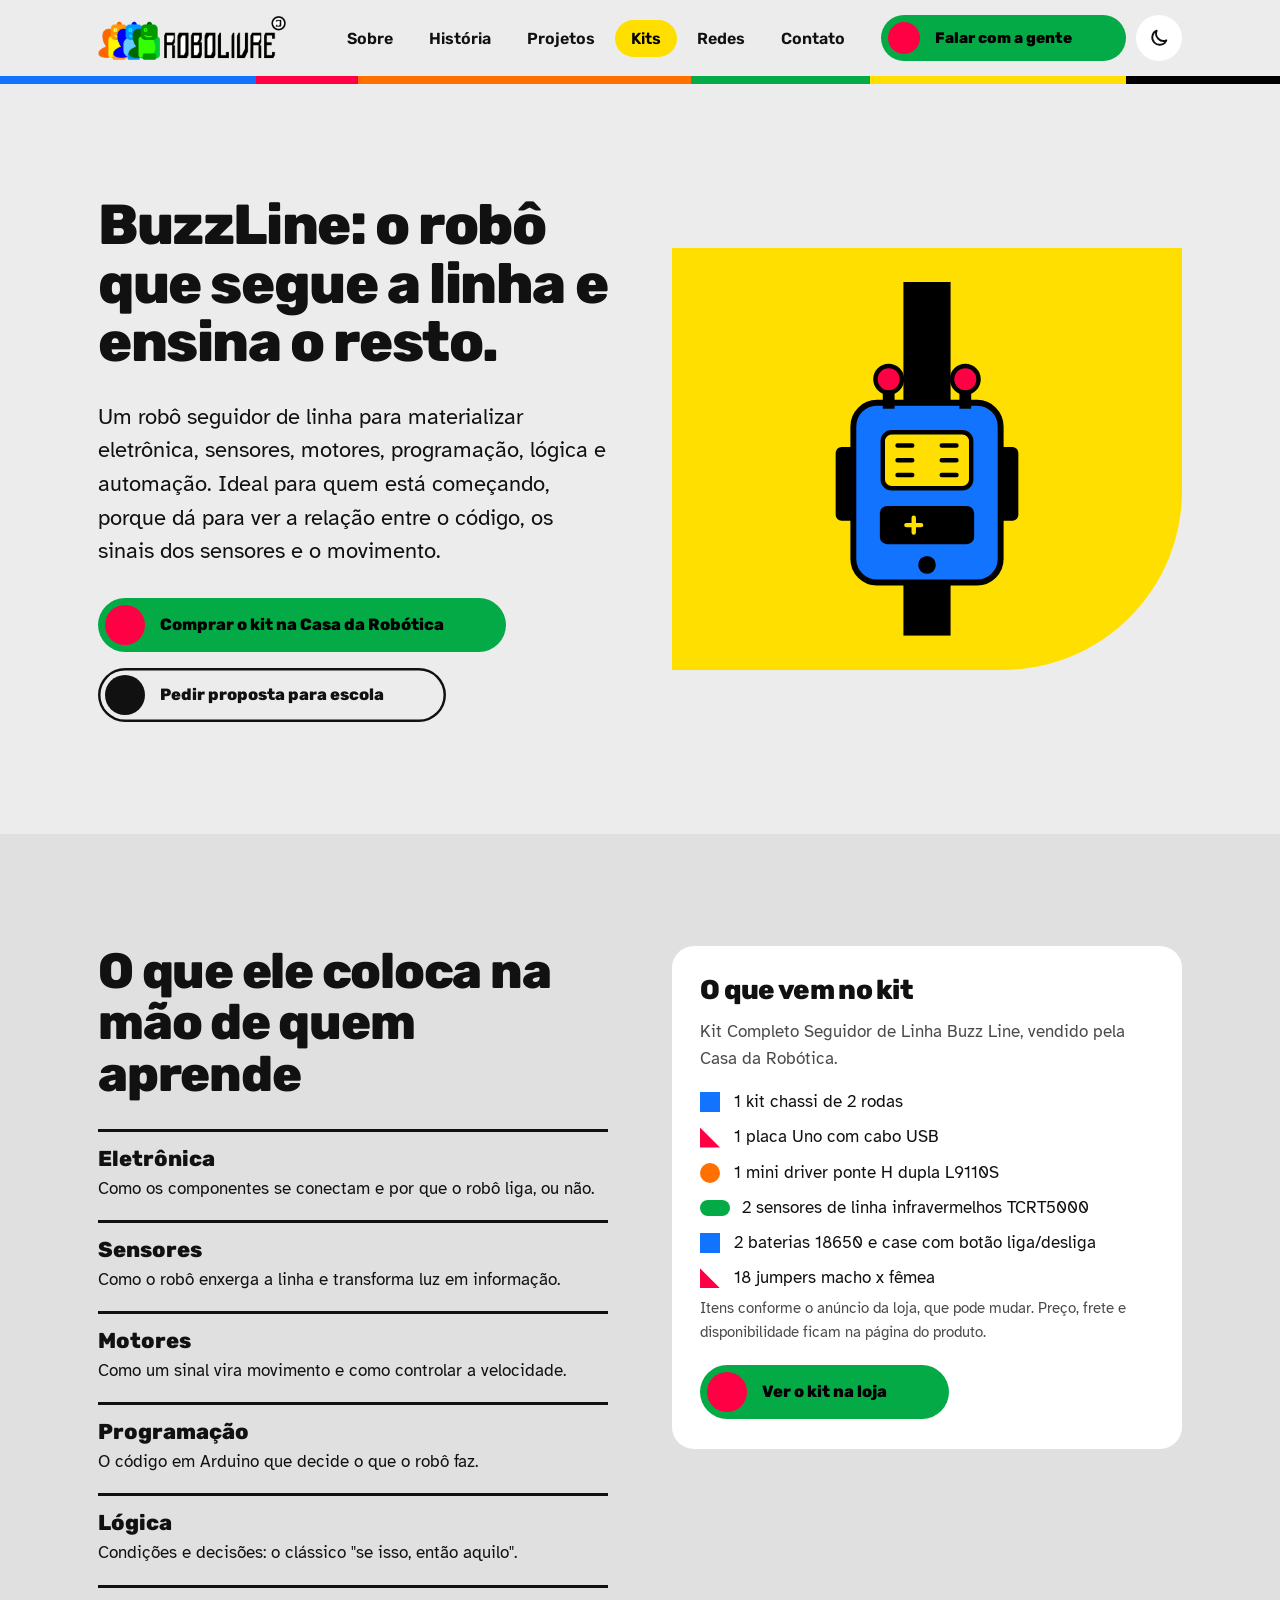
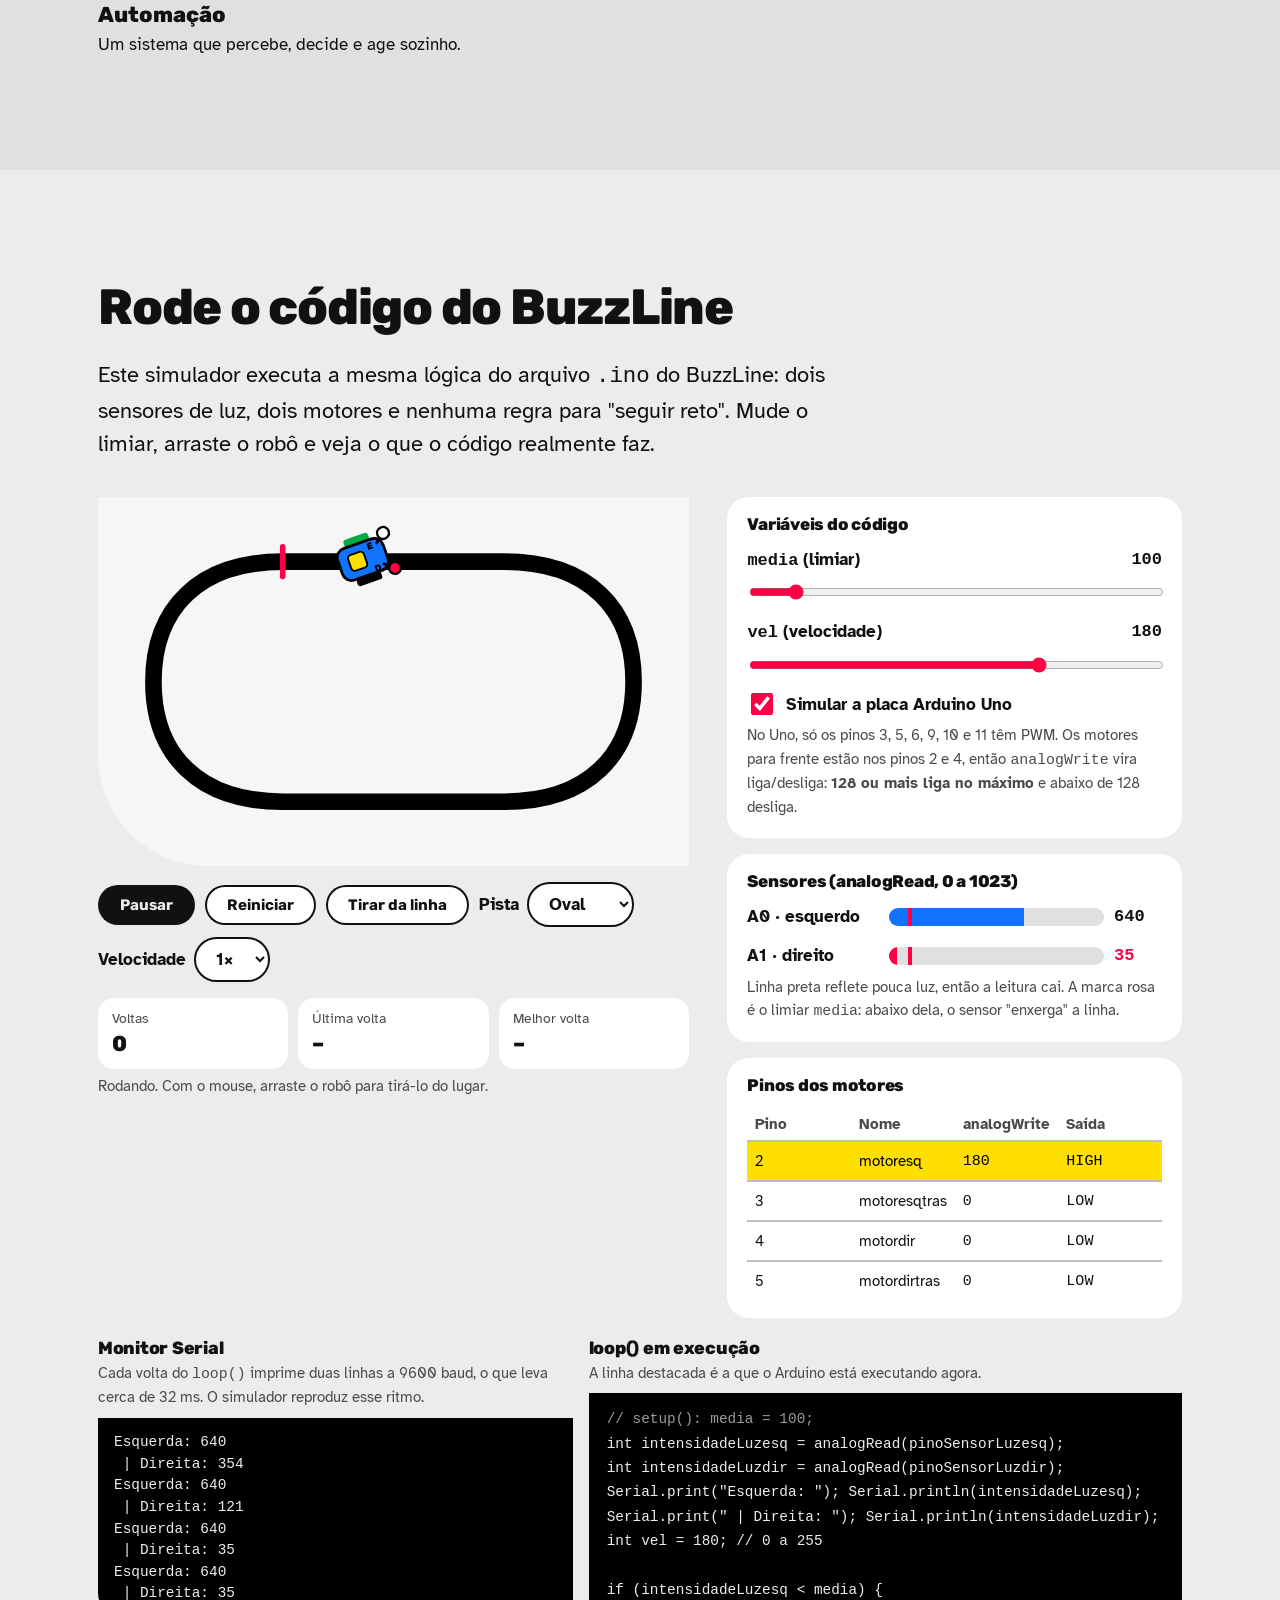
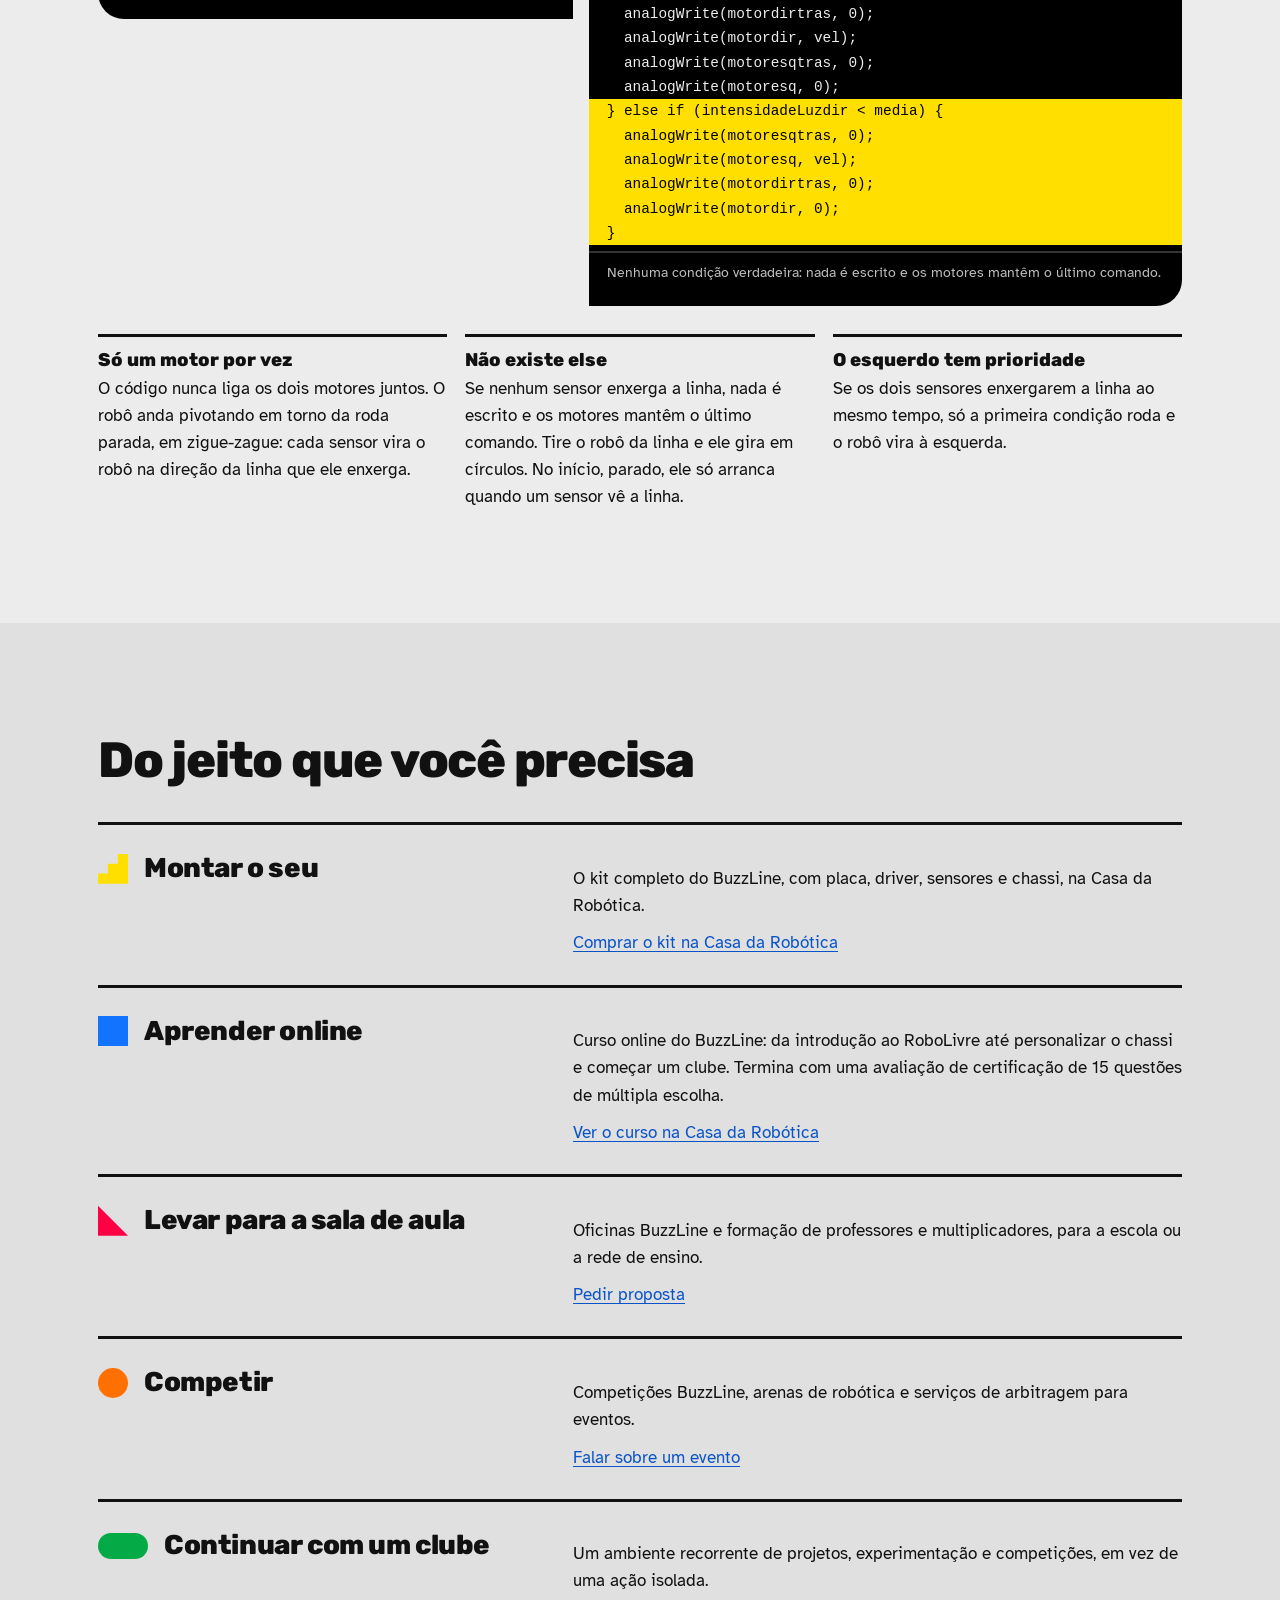
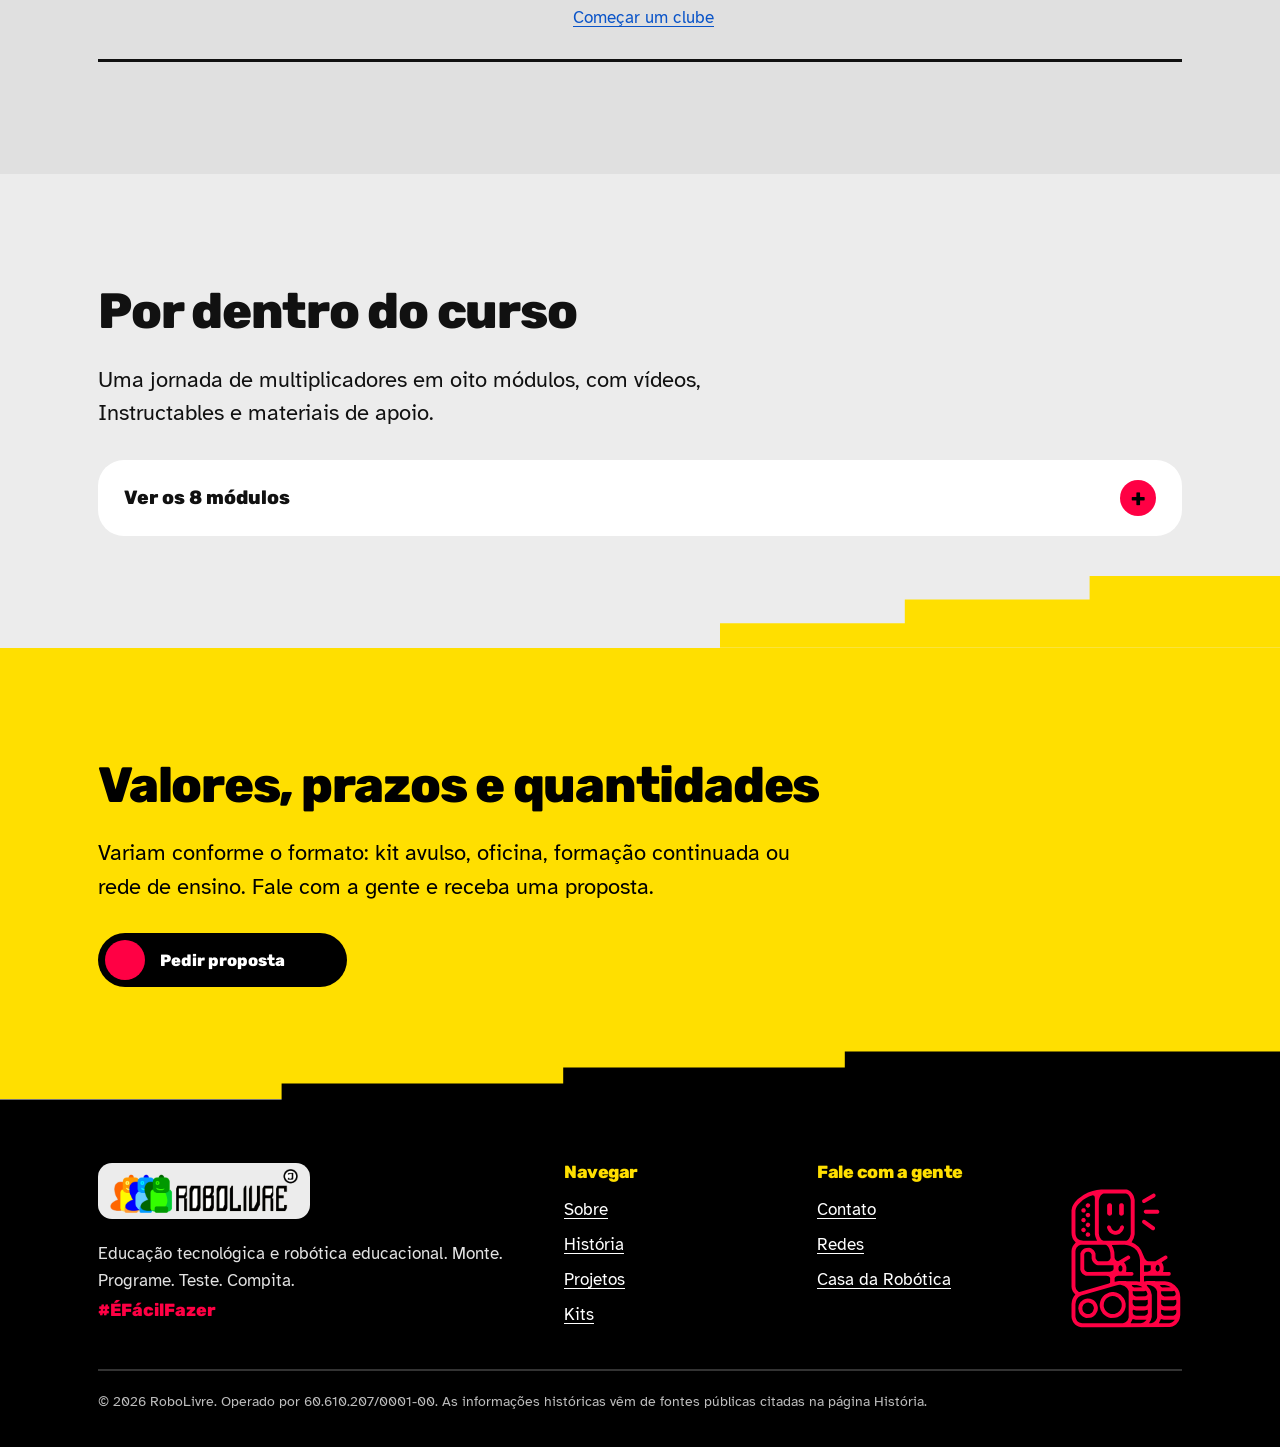
<file: kits.html>
<!doctype html><html lang="pt-BR"><head><meta charset="utf-8"><meta name="viewport" content="width=device-width, initial-scale=1"><meta name="description" content="Kits e BuzzLine | RoboLivre"><title>Kits e BuzzLine | RoboLivre</title>
<link rel="preconnect" href="https://fonts.googleapis.com"><link rel="preconnect" href="https://fonts.gstatic.com" crossorigin><link href="https://fonts.googleapis.com/css2?family=Atkinson+Hyperlegible:wght@400;700&family=Rubik:wght@500;700;800;900&display=swap" rel="stylesheet"><link rel="stylesheet" href="css/styles.css"></head><body>
<a class="skip" href="#main" id="skip">Ir para o conteúdo</a><svg width="0" height="0" style="position:absolute" aria-hidden="true" focusable="false">
  <defs>
    <g id="wm"><path d="M1699.0 339.2 1682.0 339.4 1665.0 336.2 1648.0 329.3 1636.0 321.5 1623.5 309.0 1614.7 296.0 1607.8 280.0 1603.5 257.0 1603.5 117.0 1607.8 94.0 1613.7 80.0 1620.0 69.7 1638.7 51.0 1660.0 39.8 1676.0 35.6 1688.0 34.5 1704.0 35.6 1723.0 40.8 1735.0 46.8 1747.0 55.5 1755.5 64.0 1765.3 78.0 1774.2 100.0 1776.5 114.0 1776.0 218.8 1673.0 219.5 1670.6 221.0 1670.8 260.0 1674.5 268.0 1680.0 273.2 1685.0 275.2 1695.0 275.4 1701.0 272.5 1706.2 267.0 1712.0 251.6 1775.0 251.5 1777.0 253.0 1775.4 268.0 1770.2 286.0 1764.2 298.0 1756.5 309.0 1746.0 319.5 1730.0 330.2 1715.0 336.2ZM364.0 342.2 346.0 342.4 329.0 339.2 314.0 333.2 298.0 322.5 284.5 308.0 277.7 297.0 271.8 283.0 267.6 263.0 267.5 118.0 272.8 92.0 283.8 71.0 299.0 54.5 310.0 46.8 320.0 41.8 344.0 35.6 365.0 35.6 377.0 37.8 391.0 42.7 408.3 53.0 418.5 62.0 430.2 78.0 436.2 91.0 441.4 111.0 442.5 129.0 442.5 259.0 437.2 285.0 426.0 306.3 409.3 324.0 395.0 333.2 386.0 337.2ZM752.0 342.2 737.0 342.4 720.0 339.2 703.0 332.3 691.0 324.5 677.5 311.0 667.8 296.0 661.8 281.0 658.5 265.0 658.5 114.0 662.8 94.0 673.8 72.0 684.6 59.0 691.0 53.5 699.0 47.8 711.0 41.8 723.0 37.8 736.0 35.5 755.0 35.6 771.0 38.8 786.0 44.8 802.0 55.5 815.5 70.0 822.3 81.0 829.2 98.0 832.5 116.0 832.5 261.0 831.2 271.0 826.2 288.0 820.2 300.0 812.5 311.0 795.3 327.0 776.0 337.2 765.0 340.4ZM265.0 338.4 195.0 337.9 157.2 245.0 155.0 241.9 152.0 241.5 147.0 241.6 145.5 244.0 145.0 337.8 80.0 337.8 79.4 102.0 77.0 100.5 31.0 99.8 31.2 37.0 95.8 37.0 96.5 81.0 98.0 83.4 128.0 82.8 128.5 39.0 130.0 36.6 182.0 36.5 193.0 38.8 204.0 42.7 218.0 50.8 235.0 67.7 245.2 87.0 249.4 105.0 249.4 174.0 246.2 188.0 241.2 200.0 233.5 212.0 220.6 226.0 266.2 336.0ZM564.0 338.2 475.0 338.5 472.6 337.0 472.5 40.0 474.0 36.6 567.0 36.5 583.0 39.8 600.0 46.8 611.5 55.0 619.5 63.0 627.2 74.0 634.2 90.0 637.5 110.0 636.4 145.0 630.2 165.0 622.6 179.0 633.2 197.0 639.4 219.0 639.5 267.0 637.2 279.0 628.2 300.0 618.0 313.3 610.0 320.5 598.0 328.2 587.0 333.2ZM1019.0 338.1 856.0 338.5 851.9 337.0 851.5 287.0 854.6 269.0 899.2 131.0 909.4 83.0 912.5 39.0 914.0 36.6 977.0 36.5 978.8 37.0 979.5 39.0 979.5 57.0 977.4 80.0 969.2 126.0 955.2 176.0 922.6 273.0 925.0 274.5 1019.8 275.0 1020.5 335.0ZM1072.0 138.2 1059.0 138.5 1052.0 137.2 1038.0 131.2 1030.7 126.0 1020.8 114.0 1016.8 106.0 1013.6 94.0 1014.8 75.0 1022.0 58.7 1036.0 44.8 1046.0 39.8 1057.0 36.6 1078.0 37.8 1087.0 41.3 1096.3 47.0 1104.5 55.0 1109.2 62.0 1115.4 80.0 1115.2 96.0 1113.2 104.0 1107.0 116.3 1098.0 126.5 1091.0 131.2 1083.0 135.2ZM1278.0 338.1 1198.0 338.5 1195.5 337.0 1148.6 172.0 1148.5 42.0 1150.7 39.0 1209.0 38.5 1213.4 41.0 1213.6 164.0 1237.0 257.6 1245.2 229.0 1291.0 40.2 1354.0 39.5 1357.4 41.0 1281.2 330.0ZM1478.0 339.4 1417.0 339.5 1414.6 338.0 1414.5 42.0 1415.1 40.0 1418.0 38.6 1503.0 38.5 1517.0 39.6 1536.0 44.8 1552.3 54.0 1567.0 68.7 1576.2 84.0 1582.4 106.0 1582.5 174.0 1581.2 182.0 1572.2 205.0 1565.5 215.0 1553.9 228.0 1595.2 327.0 1598.6 338.0 1528.8 338.0 1491.3 246.0 1489.0 242.9 1483.0 242.5 1480.2 243.0 1479.5 245.0 1479.5 337.0ZM363.5 325.0 374.0 323.2 385.0 319.2 399.0 310.5 410.2 299.0 416.2 290.0 421.2 279.0 425.5 258.0 425.5 117.0 423.2 104.0 417.3 89.0 409.5 77.0 400.0 67.5 390.0 60.7 373.0 53.8 351.0 51.5 337.0 53.6 327.0 56.8 313.0 64.8 301.5 75.0 289.8 94.0 284.5 114.0 284.6 203.0 289.0 204.5 315.0 204.5 317.4 203.0 318.6 115.0 321.8 104.0 326.0 96.7 337.0 86.8 349.0 82.6 360.0 82.6 372.0 86.8 379.0 91.7 387.2 103.0 391.4 122.0 391.5 259.0 389.2 270.0 383.0 281.5 376.3 288.0 367.0 293.2 352.0 295.4 343.0 293.2 335.0 289.2 325.0 279.3 319.8 269.0 317.5 255.0 317.5 224.0 317.0 222.2 315.0 221.5 285.0 222.2 284.5 260.0 287.8 277.0 292.7 289.0 301.5 302.0 310.0 310.5 322.0 318.2 335.0 323.2 347.0 325.4ZM756.5 325.0 774.0 320.2 790.0 310.5 801.2 299.0 808.3 288.0 813.2 276.0 816.5 257.0 816.4 119.0 814.2 105.0 810.3 94.0 803.0 80.7 792.0 68.5 783.0 61.8 764.0 53.8 751.0 51.6 739.0 51.6 720.0 55.8 711.0 59.8 701.0 66.5 689.8 78.0 682.7 89.0 677.8 101.0 674.5 119.0 675.6 265.0 679.8 281.0 685.8 293.0 690.5 300.0 702.7 312.0 717.0 320.2 730.0 324.2 740.0 325.5ZM1692.5 323.0 1701.0 322.4 1714.0 319.2 1725.0 314.2 1736.0 306.5 1749.2 291.0 1758.0 270.0 1756.0 268.5 1725.0 268.6 1715.4 282.0 1710.3 286.0 1700.0 291.2 1693.0 292.5 1686.0 292.4 1673.0 288.2 1668.0 284.5 1658.8 274.0 1653.5 256.0 1653.5 118.0 1655.8 107.0 1661.5 96.0 1669.0 88.5 1675.0 84.8 1686.0 81.6 1693.0 81.5 1707.0 85.8 1713.3 90.0 1719.0 96.7 1725.2 111.0 1726.5 121.0 1726.5 150.0 1728.0 152.4 1760.0 151.8 1760.5 119.0 1758.4 105.0 1755.2 95.0 1746.2 79.0 1737.0 68.5 1721.0 57.8 1710.0 53.8 1700.0 51.6 1680.0 51.5 1659.0 57.8 1644.0 67.5 1637.5 74.0 1629.8 85.0 1621.8 105.0 1619.5 122.0 1620.5 262.0 1623.8 276.0 1630.8 291.0 1645.0 307.5 1655.0 314.3 1672.0 321.2ZM78.8 84.0 79.0 53.2 48.2 53.0 48.0 83.8ZM240.6 321.0 239.2 315.0 199.7 220.0 213.0 209.5 221.0 200.3 227.2 190.0 231.4 177.0 233.5 112.0 232.2 102.0 228.2 89.0 215.5 70.0 203.0 60.8 195.0 56.8 177.0 52.6 147.0 52.6 145.5 55.0 146.2 83.0 173.0 83.6 182.0 85.8 192.0 92.5 198.2 102.0 200.5 129.0 200.5 166.0 199.2 173.0 193.0 184.5 181.0 192.2 175.0 193.5 129.2 193.0 128.4 102.0 126.0 100.5 97.2 101.0 96.6 271.0 99.0 272.5 128.0 271.8 129.2 225.0 166.0 224.6 169.2 229.0 206.0 320.3 209.0 321.5ZM564.5 321.0 575.0 319.2 586.0 315.2 600.0 306.5 613.2 292.0 617.2 285.0 621.2 273.0 622.5 265.0 622.5 221.0 621.4 215.0 615.2 199.0 600.9 180.0 614.7 159.0 620.4 141.0 620.5 106.0 619.2 98.0 613.3 83.0 606.5 73.0 596.3 64.0 585.0 57.8 563.0 52.5 491.0 52.6 489.5 56.0 489.6 320.0 492.0 321.5ZM1003.8 321.0 1004.5 294.0 1003.0 291.6 904.0 291.5 901.6 290.0 911.8 251.0 945.2 153.0 957.4 103.0 961.4 77.0 961.8 53.0 930.0 52.6 928.6 54.0 927.6 61.0 927.4 71.0 923.4 98.0 917.2 127.0 907.2 162.0 879.8 241.0 869.8 276.0 867.5 290.0 867.6 320.0 871.0 321.5ZM1068.5 122.0 1080.0 118.7 1090.5 111.0 1098.2 97.0 1099.4 83.0 1094.2 69.0 1087.0 60.5 1074.0 53.8 1061.0 52.6 1048.0 56.7 1038.5 64.0 1031.8 76.0 1029.6 84.0 1029.6 91.0 1033.3 103.0 1040.7 113.0 1048.0 118.2 1056.0 121.2ZM1265.2 322.0 1267.2 319.0 1336.3 57.0 1335.0 55.6 1331.0 55.5 1307.0 55.5 1303.9 57.0 1247.1 290.0 1243.0 292.4 1232.0 292.5 1227.6 290.0 1197.6 168.0 1197.4 57.0 1195.0 55.5 1166.0 55.6 1164.5 58.0 1164.6 168.0 1207.9 321.0 1211.0 322.5ZM1461.2 323.0 1462.5 320.0 1462.5 229.0 1463.0 226.8 1466.0 225.5 1498.0 225.5 1501.0 226.7 1540.0 321.4 1543.0 322.5 1571.0 322.5 1574.3 321.0 1533.6 222.0 1552.0 205.3 1557.2 198.0 1564.2 182.0 1566.5 170.0 1566.5 111.0 1565.4 104.0 1562.0 92.6 1553.0 77.5 1539.0 64.8 1527.0 58.8 1519.0 56.6 1513.0 55.5 1434.0 55.5 1430.6 57.0 1430.6 321.0 1433.0 323.4ZM753.0 294.2 740.0 294.5 734.0 293.2 721.0 285.5 712.8 275.0 708.5 258.0 708.5 123.0 709.6 113.0 714.8 100.0 723.5 90.0 730.0 85.8 742.0 82.5 756.0 83.8 768.0 90.5 777.2 102.0 781.5 117.0 781.4 262.0 778.3 273.0 770.0 285.3 765.0 289.2ZM561.0 165.2 525.0 165.5 521.9 164.0 521.5 87.0 523.0 83.9 559.0 83.5 567.0 84.8 578.0 90.5 586.2 101.0 588.5 110.0 588.5 139.0 587.2 145.0 582.2 154.0 577.3 159.0 572.0 162.2ZM1512.0 194.2 1465.0 194.5 1462.6 193.0 1462.5 89.0 1464.0 86.6 1509.0 86.5 1515.0 87.8 1521.3 91.0 1526.5 96.0 1532.2 105.0 1533.5 112.0 1533.4 171.0 1532.0 176.4 1526.5 186.0 1518.0 192.2ZM1708.8 152.0 1709.5 117.0 1707.2 109.0 1701.0 101.5 1696.0 98.8 1689.0 97.6 1680.0 100.8 1673.8 107.0 1670.6 115.0 1671.0 151.8ZM356.5 278.0 365.0 275.2 369.5 271.0 373.2 264.0 374.4 258.0 374.5 119.0 373.0 112.6 367.5 104.0 361.0 99.8 354.0 98.5 347.0 100.7 341.0 104.7 336.8 111.0 334.6 119.0 335.5 261.0 337.8 268.0 341.7 273.0 349.0 277.2ZM749.5 278.0 756.0 275.2 760.5 271.0 765.4 259.0 765.5 120.0 763.2 111.0 759.0 104.5 752.0 99.8 745.0 98.5 734.0 102.5 728.0 109.7 725.6 116.0 725.5 259.0 728.8 269.0 734.0 274.5 744.0 278.4ZM175.4 176.0 180.4 173.0 183.4 166.0 183.2 109.0 180.0 103.6 174.0 100.6 147.0 100.6 145.5 103.0 145.6 175.0 148.0 176.5ZM559.5 148.0 566.0 146.2 571.2 140.0 572.5 134.0 572.5 115.0 571.2 108.0 568.3 104.0 562.0 100.8 540.0 100.6 538.5 103.0 538.9 147.0 542.0 148.5ZM1508.5 178.0 1514.5 174.0 1517.4 167.0 1517.5 115.0 1516.2 110.0 1512.3 105.0 1506.0 102.6 1481.0 102.6 1479.5 105.0 1479.6 177.0 1482.0 178.5ZM1114.0 338.1 1052.0 338.5 1048.9 337.0 1048.4 210.0 1046.0 207.6 1014.0 206.8 1014.2 145.0 1115.0 145.2 1115.5 334.0ZM1098.8 321.0 1099.4 163.0 1097.0 161.5 1031.0 161.6 1029.5 164.0 1030.2 191.0 1062.0 191.5 1064.4 193.0 1064.6 320.0 1067.0 321.5ZM1708.8 203.0 1708.8 169.0 1674.0 168.5 1671.0 169.8 1670.5 200.0 1671.8 203.0ZM1759.8 202.0 1760.0 169.8 1757.0 168.5 1727.2 169.0 1727.0 201.8ZM563.0 290.2 524.0 290.5 521.6 289.0 521.5 199.0 523.0 195.9 559.0 195.5 569.0 197.8 578.5 204.0 587.2 216.0 589.5 223.0 589.2 266.0 585.2 275.0 578.0 283.5 572.0 287.2ZM561.5 273.0 569.0 268.5 572.4 262.0 573.5 232.0 572.2 224.0 569.5 219.0 563.0 213.8 557.0 212.5 540.0 212.6 538.5 215.0 538.6 272.0 541.0 273.5ZM1361.0 339.2 1353.0 339.4 1336.0 335.2 1321.7 326.0 1312.8 315.0 1305.6 296.0 1305.5 281.0 1306.8 275.0 1315.5 257.0 1325.0 247.5 1334.0 241.8 1342.0 238.8 1354.0 236.6 1371.0 238.8 1388.0 247.5 1396.5 256.0 1401.2 263.0 1407.4 282.0 1407.4 294.0 1405.2 304.0 1396.5 320.0 1388.0 328.5 1379.0 334.2ZM1364.5 322.0 1377.3 316.0 1386.2 306.0 1389.2 300.0 1391.4 290.0 1390.4 281.0 1386.2 270.0 1378.0 260.8 1367.0 254.8 1350.0 253.6 1339.0 257.8 1328.0 267.7 1322.8 279.0 1321.6 292.0 1325.8 305.0 1336.0 316.2 1350.0 322.4ZM127.8 321.0 128.0 290.2 97.2 290.0 97.0 320.8Z" fill-rule="evenodd"/></g>
    <g id="boli"><path d="M447.0 619.2 65.0 619.5 55.0 617.2 46.0 613.2 38.0 607.5 30.8 599.0 27.8 594.0 23.8 583.0 22.5 574.0 22.5 519.0 24.5 505.0 26.8 498.0 31.8 488.0 39.1 478.0 32.5 471.0 27.8 464.0 23.8 453.0 22.5 444.0 22.5 291.0 23.8 281.0 27.8 270.0 32.5 263.0 40.8 254.0 30.8 242.0 26.8 234.0 23.5 222.0 22.5 210.0 22.5 114.0 25.8 99.0 30.8 89.0 38.0 78.7 49.0 66.5 74.0 47.8 94.0 37.8 114.0 30.8 132.0 26.5 150.0 24.5 260.0 24.5 265.0 25.8 276.3 32.0 281.5 37.0 287.2 45.0 291.2 53.0 295.5 69.0 295.5 218.0 291.2 235.0 281.9 252.0 297.0 259.8 313.5 273.0 323.3 287.0 338.8 323.0 344.0 329.5 349.0 333.2 355.0 334.5 385.0 334.2 427.0 309.8 431.0 309.8 435.0 311.9 437.5 316.0 436.5 323.0 411.9 339.0 417.2 348.0 420.5 358.0 420.5 371.0 418.0 379.5 420.0 380.5 444.0 380.5 449.0 382.5 451.5 387.0 450.2 394.0 445.0 397.5 344.0 397.5 337.0 398.6 335.5 401.0 336.0 421.9 349.0 419.5 381.0 419.5 386.0 420.5 426.0 420.5 439.0 422.8 453.0 427.8 468.5 438.0 481.2 452.0 487.2 463.0 490.2 472.0 492.5 490.0 492.5 567.0 490.2 582.0 485.2 594.0 475.0 606.5 469.0 611.2 459.0 616.2ZM259.5 246.0 266.0 242.5 272.2 235.0 275.2 229.0 278.5 217.0 278.5 72.0 277.2 65.0 273.2 55.0 267.0 46.5 258.0 41.5 162.0 41.5 158.0 42.7 152.0 46.9 147.8 52.0 143.8 60.0 140.5 72.0 140.5 215.0 142.8 226.0 145.8 233.0 153.0 242.5 161.0 246.5ZM338.0 83.2 332.0 82.3 327.8 78.0 327.8 72.0 330.0 68.5 376.0 41.8 380.0 41.8 384.5 45.0 386.2 51.0 385.2 54.0 382.0 57.5ZM132.8 246.0 125.8 229.0 123.5 218.0 123.5 61.0 122.2 55.0 120.5 52.0 114.0 49.8 98.0 54.8 84.0 61.8 71.7 70.0 51.5 89.0 45.8 97.0 41.8 105.0 39.5 115.0 39.5 211.0 40.5 221.0 43.8 231.0 50.0 238.5 58.0 243.2 73.0 246.5ZM95.0 103.2 92.0 103.2 87.0 100.5 84.8 98.0 83.5 94.0 83.8 91.0 85.5 88.0 89.0 84.8 92.0 83.5 98.3 85.0 102.0 88.7 103.5 92.0 102.0 98.3ZM191.0 137.2 185.0 137.5 182.0 136.2 178.0 132.3 176.5 128.0 176.5 93.0 179.0 86.7 184.0 83.5 190.0 83.5 193.0 84.8 195.2 87.0 197.5 92.0 197.5 129.0 195.0 134.3ZM242.0 137.2 236.0 137.5 233.0 136.2 230.0 133.3 228.5 130.0 228.5 91.0 231.0 86.5 236.0 83.5 241.0 83.5 244.0 84.8 247.0 87.7 248.5 91.0 248.5 130.0 246.5 134.0ZM78.0 124.2 71.0 124.2 65.8 120.0 64.8 113.0 67.0 108.7 71.0 105.8 78.0 105.8 81.3 108.0 83.2 111.0 84.4 115.0 83.2 119.0 81.0 122.5ZM396.0 129.2 342.0 129.5 336.0 125.3 334.5 120.0 336.5 115.0 341.0 112.5 396.0 112.5 400.0 114.7 402.4 121.0 400.5 126.0ZM97.0 144.2 91.0 144.5 88.0 143.2 83.8 137.0 83.8 133.0 85.8 129.0 90.0 125.8 97.0 125.8 101.0 128.7 103.2 133.0 103.2 137.0 101.2 141.0ZM77.0 166.2 73.0 166.5 68.0 164.2 64.8 159.0 65.8 152.0 71.0 147.8 77.0 147.5 80.0 148.8 84.2 155.0 83.2 161.0 81.0 164.1ZM379.0 200.2 373.0 200.5 370.0 199.2 330.0 170.5 327.5 166.0 327.5 162.0 329.0 158.7 334.0 155.5 340.0 156.8 381.0 185.9 383.2 189.0 383.4 195.0ZM96.0 187.2 92.0 187.5 88.7 186.0 84.8 182.0 83.6 178.0 85.5 172.0 89.0 168.8 93.0 167.6 99.0 169.5 102.2 173.0 103.5 177.0 102.0 182.3ZM217.0 220.2 209.0 220.5 198.0 217.2 187.5 210.0 181.8 203.0 177.8 195.0 175.6 188.0 178.0 182.5 183.0 179.5 189.0 180.8 191.2 183.0 195.8 193.0 200.0 198.5 204.0 201.2 213.0 203.5 219.0 202.2 224.0 199.5 229.2 194.0 233.8 183.0 238.0 179.8 243.0 179.5 247.0 181.9 249.2 186.0 249.5 189.0 247.2 196.0 242.0 205.3 231.0 215.2 225.0 218.2ZM75.0 209.2 69.0 207.5 65.8 204.0 64.5 200.0 64.8 197.0 67.0 192.7 73.0 189.5 77.0 189.8 80.0 191.5 83.2 195.0 84.4 199.0 82.5 205.0 80.0 207.2ZM95.0 229.2 92.0 229.2 88.0 227.5 84.8 224.0 83.6 220.0 85.5 214.0 89.0 210.8 93.0 209.6 99.0 211.5 102.2 215.0 103.5 219.0 103.2 222.0 101.5 225.0 98.3 228.0ZM57.5 467.0 184.0 431.2 189.2 427.0 189.5 408.0 187.0 402.7 183.0 399.8 173.0 397.5 84.0 397.2 76.0 393.2 68.5 387.0 63.8 380.0 60.5 371.0 60.8 300.0 65.8 290.0 72.0 283.5 78.0 279.7 86.0 276.8 99.0 276.5 104.0 277.8 109.0 279.8 118.5 287.0 122.2 292.0 126.2 301.0 126.5 321.0 127.8 325.0 135.0 333.2 139.0 334.5 176.0 334.5 181.0 333.2 186.0 330.5 190.2 324.0 191.5 319.0 190.5 298.0 186.2 282.0 182.2 274.0 178.0 268.5 173.0 264.8 168.0 263.5 63.0 263.5 54.0 266.8 44.8 275.0 40.8 284.0 39.5 291.0 39.5 444.0 41.8 453.0 45.0 459.3 54.0 467.2ZM317.5 423.0 318.5 421.0 318.5 329.0 316.5 316.0 313.2 305.0 305.0 289.7 294.0 278.5 287.0 273.8 276.0 268.8 266.0 265.8 252.0 263.5 197.8 264.0 197.3 266.0 203.2 278.0 207.5 295.0 208.8 320.0 211.8 327.0 217.0 332.2 224.0 334.2 266.0 309.8 270.0 309.8 275.5 314.0 276.5 320.0 274.5 324.0 251.0 338.3 249.7 340.0 255.3 348.0 259.5 359.0 259.5 373.0 257.6 379.0 260.0 380.5 284.0 380.8 288.3 383.0 290.5 387.0 289.2 394.0 284.0 397.5 224.0 397.5 216.0 399.8 211.5 403.0 208.8 408.0 209.0 422.9 211.0 423.4 227.0 419.5 256.0 419.5 262.0 420.5 304.0 420.5ZM188.5 380.0 197.0 377.2 202.2 373.0 204.5 367.0 203.9 352.0 136.0 351.5 129.0 349.2 123.0 345.5 116.5 339.0 111.8 331.0 109.5 323.0 109.5 305.0 105.5 298.0 98.0 293.8 89.0 293.5 83.7 296.0 79.0 300.7 77.5 305.0 77.5 368.0 78.8 372.0 83.7 378.0 90.0 380.5ZM397.5 378.0 400.2 376.0 403.2 370.0 403.5 360.0 400.5 353.0 395.0 349.6 391.7 351.0 388.8 354.0 386.8 358.0 385.5 366.0 386.8 371.0 390.0 376.5 394.0 378.7ZM237.3 379.0 242.2 372.0 242.5 361.0 238.0 353.5 236.0 351.8 233.0 351.6 228.5 355.0 225.8 360.0 225.5 371.0 227.8 376.0 230.7 379.0ZM349.5 380.0 360.0 376.2 364.2 372.0 365.5 368.0 364.9 352.0 336.0 352.1 336.0 379.9ZM244.5 602.0 254.0 599.2 261.0 594.1 265.2 589.0 269.5 578.0 269.5 463.0 263.5 452.0 258.0 446.5 251.0 441.8 235.0 436.5 228.0 436.5 219.0 438.8 64.0 482.8 53.0 489.5 45.8 498.0 41.8 507.0 39.5 520.0 39.5 573.0 40.8 580.0 44.8 589.0 49.0 594.5 56.0 599.2 68.0 602.5ZM366.5 602.0 376.0 599.3 384.5 593.0 391.2 582.0 392.5 576.0 392.5 465.0 388.0 454.7 378.0 444.8 364.0 437.8 351.0 436.5 348.0 437.7 347.7 439.0 361.2 456.0 365.2 464.0 369.5 480.0 369.5 575.0 365.2 589.0 357.9 601.0 359.0 602.4ZM328.2 447.0 328.0 445.9 320.0 441.8 309.0 438.5 302.0 437.5 285.0 437.5 282.6 439.0 287.0 444.5 293.0 447.5ZM450.2 447.0 450.0 445.9 442.0 441.8 426.0 437.5 407.0 437.5 404.9 439.0 409.0 444.5 415.0 447.5ZM463.5 486.0 470.0 482.5 473.4 477.0 471.2 469.0 467.0 462.1 458.0 464.5 411.0 463.9 409.6 465.0 409.8 475.0 413.9 482.0 419.0 485.2 424.0 486.5ZM341.5 486.0 348.5 481.0 350.9 476.0 348.3 468.0 346.0 463.7 344.0 462.2 336.0 464.5 292.0 464.5 288.0 463.6 286.6 465.0 287.8 476.0 290.5 481.0 296.0 485.2 301.0 486.5ZM210.0 579.2 192.0 579.5 183.0 577.2 174.0 573.2 164.7 567.0 158.5 561.0 152.8 553.0 147.8 543.0 144.5 529.0 144.5 519.0 146.8 508.0 150.8 498.0 157.5 488.0 165.0 480.5 172.0 475.8 186.0 469.8 197.0 467.5 204.0 467.5 216.0 469.8 226.0 473.8 235.0 479.5 248.2 494.0 253.2 504.0 256.5 517.0 256.5 531.0 255.2 537.0 251.3 548.0 245.0 558.3 236.0 567.5 229.0 572.2 221.0 576.2ZM208.5 562.0 221.0 557.2 231.2 548.0 237.2 538.0 239.5 529.0 239.5 518.0 237.2 510.0 234.2 504.0 224.0 492.5 210.0 485.8 199.0 484.5 188.0 486.8 182.0 489.7 176.0 493.5 170.5 499.0 165.8 506.0 162.8 514.0 161.5 528.0 163.8 537.0 167.8 545.0 175.7 554.0 184.0 559.2 193.0 562.2ZM102.0 579.2 87.0 579.5 82.0 578.2 71.0 573.2 66.0 569.5 58.8 561.0 54.8 553.0 51.6 538.0 53.8 525.0 56.8 518.0 61.5 511.0 72.0 501.8 81.0 497.8 91.0 495.5 104.0 496.8 112.0 499.7 120.0 504.5 127.0 511.7 132.3 520.0 135.2 529.0 136.5 537.0 135.5 546.0 133.2 553.0 125.5 566.0 117.0 573.2 109.0 577.2ZM342.5 529.0 348.5 525.0 352.2 518.0 351.9 501.0 341.0 503.5 297.0 503.5 289.0 500.9 286.8 503.0 286.5 513.0 287.8 520.0 293.0 526.5 298.0 529.2ZM464.5 529.0 469.0 526.5 474.2 520.0 475.5 515.0 475.5 504.0 474.0 500.9 463.0 503.5 421.0 503.5 410.0 501.2 409.8 518.0 412.5 524.0 418.0 528.3 422.0 529.5ZM100.5 562.0 110.3 557.0 115.2 551.0 119.4 538.0 118.2 531.0 113.5 522.0 106.0 515.8 95.0 512.5 87.0 513.8 79.0 517.8 73.8 523.0 69.5 532.0 69.8 544.0 73.0 551.3 77.0 556.5 81.0 559.2 89.0 562.5ZM339.5 570.0 346.3 567.0 351.2 561.0 352.5 557.0 352.0 544.2 336.0 547.5 302.0 547.5 290.0 544.5 287.7 545.0 286.5 552.0 287.8 560.0 291.0 565.3 297.0 569.2 303.0 570.5ZM461.5 570.0 465.0 569.2 470.3 566.0 474.2 560.0 475.5 555.0 475.5 547.0 474.0 544.2 459.0 547.5 425.0 547.5 411.0 543.9 409.6 545.0 409.8 559.0 412.5 564.0 419.0 569.2 425.0 570.5ZM322.5 602.0 333.0 599.2 338.0 596.2 345.5 589.0 346.1 587.0 300.0 587.5 287.0 583.6 277.9 601.0 280.0 602.5ZM445.5 602.0 453.0 600.2 459.0 597.2 466.5 591.0 468.7 587.0 422.0 587.5 409.0 583.9 400.4 601.0 401.0 602.3 403.0 602.5Z" fill-rule="evenodd"/></g>
  </defs>
</svg><header class="hdr" id="hdr"><div class="wrap hdr__in">
<a class="brand" href="index.html" aria-label="RoboLivre, página inicial"><img src="assets/logo-robolivre.png" alt="RoboLivre" width="188" height="44"></a>
<nav class="nav" id="nav" aria-label="Principal"><a href="sobre.html">Sobre</a><a href="historia.html">História</a><a href="projetos.html">Projetos</a><a href="kits.html" aria-current="page">Kits</a><a href="redes.html">Redes</a><a href="contato.html">Contato</a></nav>
<div class="hdr__act"><a class="btn btn--sm hdr__cta" href="contato.html">Falar com a gente</a>
<button class="icon-btn" id="themeBtn" type="button" aria-label="Alternar tema claro e escuro"></button>
<button class="icon-btn menu-btn" id="menuBtn" type="button" aria-expanded="false" aria-controls="nav" aria-label="Abrir menu"><svg viewBox="0 0 24 24" fill="none" stroke="currentColor" stroke-width="2.6" stroke-linecap="round" aria-hidden="true"><path d="M4 7h16M4 12h16M4 17h16"/></svg></button>
</div></div></header><main id="main" tabindex="-1">
<section class="sec">
  <div class="wrap split">
    <div>
      <h1>BuzzLine: o robô que segue a linha e ensina o resto.</h1>
      <p class="lead">Um robô seguidor de linha para materializar eletrônica, sensores, motores, programação, lógica e automação. Ideal para quem está começando, porque dá para ver a relação entre o código, os sinais dos sensores e o movimento.</p>
      <div class="actions">
        <a class="btn" href="https://www.casadarobotica.com/byparceiros/kit-buzz-line" target="_blank" rel="noopener noreferrer">Comprar o kit na Casa da Robótica</a>
        <a class="btn btn--ghost" href="contato.html?assunto=kits">Pedir proposta para escola</a>
      </div>
    </div>
    <div class="tile">
<svg viewBox="0 0 300 240" role="img" aria-label="Ilustração do BuzzLine visto de cima, sobre uma linha preta, com dois sensores na frente, duas rodas e a placa eletrônica.">
  <rect x="134" y="0" width="32" height="240" fill="#000"/>
  <rect x="88" y="112" width="14" height="50" rx="4" fill="#000"/>
  <rect x="198" y="112" width="14" height="50" rx="4" fill="#000"/>
  <rect x="100" y="82" width="100" height="122" rx="16" fill="#1273FE" stroke="#000" stroke-width="4"/>
  <rect x="120" y="70" width="8" height="16" fill="#000"/><rect x="172" y="70" width="8" height="16" fill="#000"/>
  <circle cx="124" cy="66" r="9" fill="#FF0044" stroke="#000" stroke-width="3"/>
  <circle cx="176" cy="66" r="9" fill="#FF0044" stroke="#000" stroke-width="3"/>
  <rect x="120" y="102" width="60" height="38" rx="6" fill="#FFDF00" stroke="#000" stroke-width="3"/>
  <path d="M130 111h10M130 121h10M130 131h10M160 111h10M160 121h10M160 131h10" stroke="#000" stroke-width="3" stroke-linecap="round"/>
  <rect x="118" y="152" width="64" height="26" rx="5" fill="#000"/>
  <path d="M136 165h10M141 160v10" stroke="#FFDF00" stroke-width="3" stroke-linecap="round"/>
  <circle cx="150" cy="192" r="6" fill="#000"/>
</svg></div>
  </div>
</section>

<section class="sec sec--alt">
  <div class="wrap split" style="align-items:start">
    <div>
      <h2>O que ele coloca na mão de quem aprende</h2>
      <dl class="terms" style="grid-template-columns:minmax(0,1fr);gap:18px;margin-top:28px">
        <div><dt>Eletrônica</dt><dd>Como os componentes se conectam e por que o robô liga, ou não.</dd></div>
        <div><dt>Sensores</dt><dd>Como o robô enxerga a linha e transforma luz em informação.</dd></div>
        <div><dt>Motores</dt><dd>Como um sinal vira movimento e como controlar a velocidade.</dd></div>
        <div><dt>Programação</dt><dd>O código em Arduino que decide o que o robô faz.</dd></div>
        <div><dt>Lógica</dt><dd>Condições e decisões: o clássico "se isso, então aquilo".</dd></div>
        <div><dt>Automação</dt><dd>Um sistema que percebe, decide e age sozinho.</dd></div>
      </dl>
    </div>
    <div class="panel" style="padding:30px 28px">
      <h2 style="font-size:1.7rem">O que vem no kit</h2>
      <p class="muted" style="margin-bottom:0">Kit Completo Seguidor de Linha Buzz Line, vendido pela Casa da Robótica.</p>
      <ul class="kit">
        <li>1 kit chassi de 2 rodas</li>
        <li>1 placa Uno com cabo USB</li>
        <li>1 mini driver ponte H dupla L9110S</li>
        <li>2 sensores de linha infravermelhos TCRT5000</li>
        <li>2 baterias 18650 e case com botão liga/desliga</li>
        <li>18 jumpers macho x fêmea</li>
      </ul>
      <p class="hint">Itens conforme o anúncio da loja, que pode mudar. Preço, frete e disponibilidade ficam na página do produto.</p>
      <div class="actions" style="margin-top:20px"><a class="btn" href="https://www.casadarobotica.com/byparceiros/kit-buzz-line" target="_blank" rel="noopener noreferrer">Ver o kit na loja</a></div>
    </div>
  </div>
</section>

<section class="sec">
  <div class="wrap">
    <h2>Rode o código do BuzzLine</h2>
    <p class="lead">Este simulador executa a mesma lógica do arquivo <code>.ino</code> do BuzzLine: dois sensores de luz, dois motores e nenhuma regra para "seguir reto". Mude o limiar, arraste o robô e veja o que o código realmente faz.</p>
    <div class="sim2">
      <div class="stage">
        <svg id="simSvg" viewBox="0 0 640 400" role="img" aria-label="Pista com uma linha preta e o robô BuzzLine visto de cima, com dois sensores na frente, executando o código do Arduino para seguir a linha.">
          <rect width="640" height="400" fill="#F6F6F6"/>
          <path id="simTrack" d="" fill="none" stroke="#000" stroke-width="18" stroke-linecap="round" stroke-linejoin="round"/>
          <line id="simStart" x1="0" y1="0" x2="0" y2="0" stroke="#FF0044" stroke-width="6" stroke-linecap="round"/>
          <g id="simBot">
            <rect id="simWL" x="-14" y="-26.5" width="28" height="9" rx="3" fill="#000"/>
            <rect id="simWR" x="-14" y="17.5" width="28" height="9" rx="3" fill="#000"/>
            <rect x="-26" y="-18" width="52" height="36" rx="10" fill="#1273FE" stroke="#000" stroke-width="3"/>
            <rect x="-15" y="-9" width="18" height="18" rx="4" fill="#FFDF00" stroke="#000" stroke-width="2"/>
            <path d="M20 -12L30 -20M20 12L30 20" stroke="#000" stroke-width="3" stroke-linecap="round"/>
            <circle id="simSL" cx="30" cy="-20" r="6.5" fill="#FFFFFF" stroke="#000" stroke-width="2.5"/>
            <circle id="simSR" cx="30" cy="20" r="6.5" fill="#FFFFFF" stroke="#000" stroke-width="2.5"/>
            <text x="9" y="-8" font-family="Rubik, sans-serif" font-weight="800" font-size="10" fill="#000">E</text>
            <text x="9" y="17" font-family="Rubik, sans-serif" font-weight="800" font-size="10" fill="#000">D</text>
          </g>
        </svg>
        <div class="stage__bar">
          <button class="pbtn" id="btnPlay" type="button">Pausar</button>
          <button class="pbtn pbtn--alt" id="btnReset" type="button">Reiniciar</button>
          <button class="pbtn pbtn--alt" id="btnNudge" type="button">Tirar da linha</button>
          <label>Pista <select id="selTrack"><option value="oval">Oval</option><option value="ondas">Ondas</option></select></label>
          <label>Velocidade <select id="selSpeed"><option value="1">1×</option><option value="2">2×</option><option value="4">4×</option></select></label>
        </div>
        <div class="stats">
          <div class="stat"><small>Voltas</small><b id="stLaps">0</b></div>
          <div class="stat"><small>Última volta</small><b id="stLast">–</b></div>
          <div class="stat"><small>Melhor volta</small><b id="stBest">–</b></div>
        </div>
        <p class="hint" id="stStatus" role="status" aria-live="polite">Rodando. Com o mouse, arraste o robô para tirá-lo do lugar.</p>
      </div>
      <div class="sim2__side">
        <div class="panel">
          <h3>Variáveis do código</h3>
          <div class="slider"><label for="rngMedia"><span><code>media</code> (limiar)</span><output id="outMedia" class="readout">100</output></label><input id="rngMedia" type="range" min="0" max="1023" value="100"></div>
          <div class="slider"><label for="rngVel"><span><code>vel</code> (velocidade)</span><output id="outVel" class="readout">180</output></label><input id="rngVel" type="range" min="0" max="255" value="180"></div>
          <label class="chk"><input type="checkbox" id="chkUno" checked><span>Simular a placa Arduino Uno</span></label>
          <p class="hint" id="unoNote"></p>
        </div>
        <div class="panel">
          <h3>Sensores (analogRead, 0 a 1023)</h3>
          <div class="adc">
            <div class="adc__row" id="adcE"><span>A0 · esquerdo</span><div class="adc__bar"><i></i><em></em></div><span class="readout">0</span></div>
            <div class="adc__row" id="adcD"><span>A1 · direito</span><div class="adc__bar"><i></i><em></em></div><span class="readout">0</span></div>
          </div>
          <p class="hint">Linha preta reflete pouca luz, então a leitura cai. A marca rosa é o limiar <code>media</code>: abaixo dela, o sensor "enxerga" a linha.</p>
        </div>
        <div class="panel">
          <h3>Pinos dos motores</h3>
          <table class="pins">
            <thead><tr><th>Pino</th><th>Nome</th><th>analogWrite</th><th>Saída</th></tr></thead>
            <tbody id="pinRows"></tbody>
          </table>
        </div>
      </div>
    </div>
    <div class="duo">
      <div>
        <h3 style="font-size:1.1rem;margin-bottom:.2em">Monitor Serial</h3>
        <p class="term">Cada volta do <code>loop()</code> imprime duas linhas a 9600 baud, o que leva cerca de 32 ms. O simulador reproduz esse ritmo.</p>
        <pre class="serial" id="serial" aria-hidden="true"></pre>
      </div>
      <div>
        <h3 style="font-size:1.1rem;margin-bottom:.2em">loop() em execução</h3>
        <p class="term">A linha destacada é a que o Arduino está executando agora.</p>
        <div class="codebox" id="code" aria-hidden="true"></div>
      </div>
    </div>
    <ul class="observe">
      <li><b>Só um motor por vez</b>O código nunca liga os dois motores juntos. O robô anda pivotando em torno da roda parada, em zigue-zague: cada sensor vira o robô na direção da linha que ele enxerga.</li>
      <li><b>Não existe else</b>Se nenhum sensor enxerga a linha, nada é escrito e os motores mantêm o último comando. Tire o robô da linha e ele gira em círculos. No início, parado, ele só arranca quando um sensor vê a linha.</li>
      <li><b>O esquerdo tem prioridade</b>Se os dois sensores enxergarem a linha ao mesmo tempo, só a primeira condição roda e o robô vira à esquerda.</li>
    </ul>
  </div>
</section>

<section class="sec sec--alt">
  <div class="wrap">
    <h2>Do jeito que você precisa</h2>
    <div class="rows">
      <div class="row"><div class="row__t"><i class="mk mk--st" aria-hidden="true"></i><h3>Montar o seu</h3></div><div><p>O kit completo do BuzzLine, com placa, driver, sensores e chassi, na Casa da Robótica.</p><p><a href="https://www.casadarobotica.com/byparceiros/kit-buzz-line" target="_blank" rel="noopener noreferrer">Comprar o kit na Casa da Robótica</a></p></div></div>
      <div class="row"><div class="row__t"><i class="mk mk--sq" aria-hidden="true"></i><h3>Aprender online</h3></div><div><p>Curso online do BuzzLine: da introdução ao RoboLivre até personalizar o chassi e começar um clube. Termina com uma avaliação de certificação de 15 questões de múltipla escolha.</p><p><a href="https://www.casadarobotica.com/byparceiros/kit-buzz-line" target="_blank" rel="noopener noreferrer">Ver o curso na Casa da Robótica</a></p></div></div>
      <div class="row"><div class="row__t"><i class="mk mk--tri" aria-hidden="true"></i><h3>Levar para a sala de aula</h3></div><div><p>Oficinas BuzzLine e formação de professores e multiplicadores, para a escola ou a rede de ensino.</p><p><a href="contato.html?assunto=formacao">Pedir proposta</a></p></div></div>
      <div class="row"><div class="row__t"><i class="mk mk--ci" aria-hidden="true"></i><h3>Competir</h3></div><div><p>Competições BuzzLine, arenas de robótica e serviços de arbitragem para eventos.</p><p><a href="contato.html?assunto=competicao">Falar sobre um evento</a></p></div></div>
      <div class="row"><div class="row__t"><i class="mk mk--pill" aria-hidden="true"></i><h3>Continuar com um clube</h3></div><div><p>Um ambiente recorrente de projetos, experimentação e competições, em vez de uma ação isolada.</p><p><a href="contato.html?assunto=clube">Começar um clube</a></p></div></div>
    </div>
  </div>
</section>

<section class="sec">
  <div class="wrap">
    <h2>Por dentro do curso</h2>
    <p class="lead">Uma jornada de multiplicadores em oito módulos, com vídeos, Instructables e materiais de apoio.</p>
    <details class="mods">
      <summary>Ver os 8 módulos</summary>
      <ol><li><b>Bem-vindo ao RoboLivre</b>Desmistificação da tecnologia e primeiros contatos com o Arduino.</li><li><b>Primeiros passos</b>Ferramentas, sensores e simulação no Tinkercad.</li><li><b>Dando forma ao robô</b>Os primeiros passos da montagem.</li><li><b>A materialização dos BuzzLines</b>Montagem complementar e código.</li><li><b>Montagem em vídeo</b>Acompanhamento visual de todo o projeto.</li><li><b>Personalize seu chassi</b>Possibilidades de modificação do robô.</li><li><b>Como começar seu clube</b>Como dar continuidade à prática educacional.</li><li><b>Adote um BuzzLine</b>Continuidade e aplicação do que foi aprendido.</li></ol>
    </details>
  </div>
</section>

<section class="sec sec--yellow stair c">
  <div class="wrap">
    <h2>Valores, prazos e quantidades</h2>
    <p class="lead">Variam conforme o formato: kit avulso, oficina, formação continuada ou rede de ensino. Fale com a gente e receba uma proposta.</p>
    <div class="actions"><a class="btn btn--k" href="contato.html?assunto=kits">Pedir proposta</a></div>
  </div>
</section></main><footer class="ftr" id="footer"><div class="wrap"><div class="ftr__grid">
<div><a class="brand" href="index.html" aria-label="RoboLivre, página inicial"><img src="assets/logo-robolivre.png" alt="RoboLivre" width="188" height="44" style="display:block;height:44px;width:auto"></a><p class="tagline">Educação tecnológica e robótica educacional. Monte. Programe. Teste. Compita.</p><p class="hash">#ÉFácilFazer</p></div>
<div><h2>Navegar</h2><ul><li><a href="sobre.html">Sobre</a></li><li><a href="historia.html">História</a></li><li><a href="projetos.html">Projetos</a></li><li><a href="kits.html">Kits</a></li></ul></div>
<div><h2>Fale com a gente</h2><ul><li><a href="contato.html">Contato</a></li><li><a href="redes.html">Redes</a></li><li><a href="https://www.casadarobotica.com/byparceiros/kit-buzz-line" target="_blank" rel="noopener noreferrer">Casa da Robótica</a></li></ul></div>
<svg class="boli ftr__boli" viewBox="16 18 484 608" aria-hidden="true" focusable="false"><use href="#boli"/></svg>
</div><small>© 2026 RoboLivre. Operado por 60.610.207/0001-00. As informações históricas vêm de fontes públicas citadas na página História.</small></div></footer><script src="js/site.js"></script></body></html>
</file>
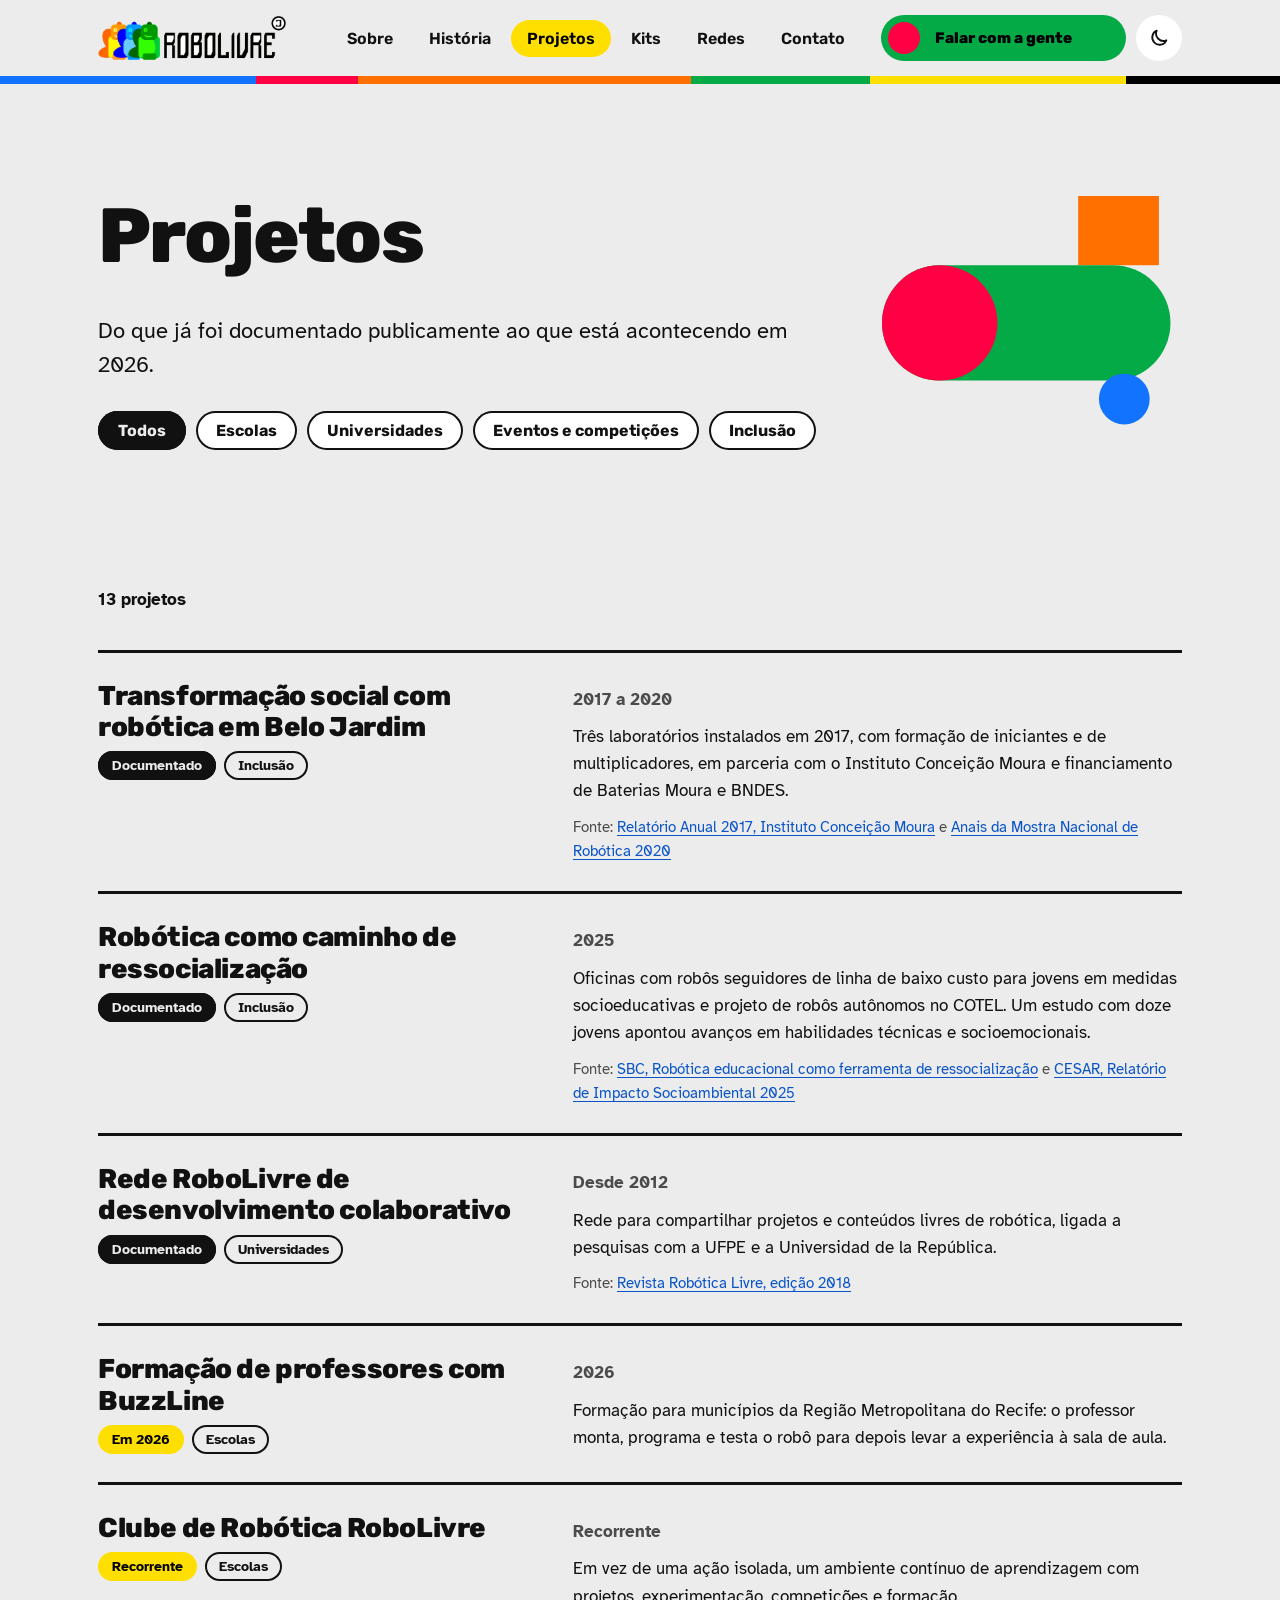
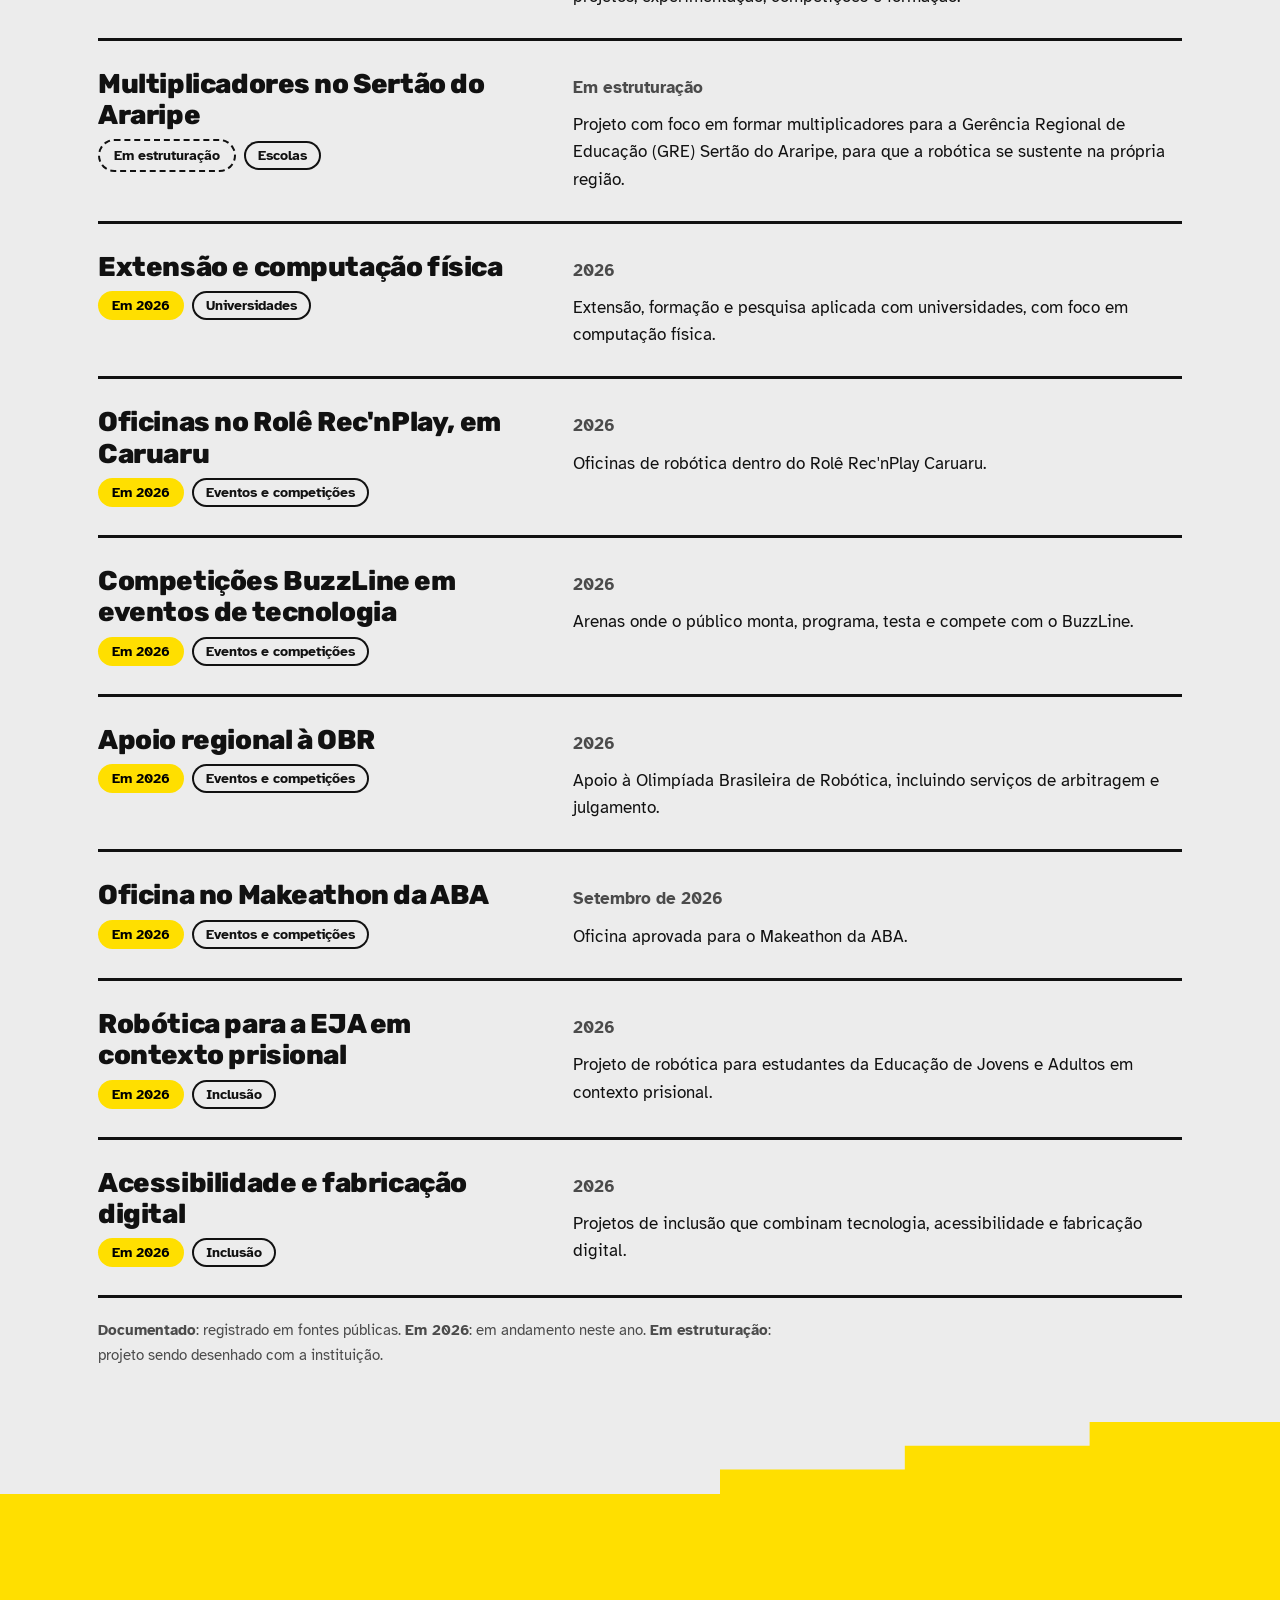
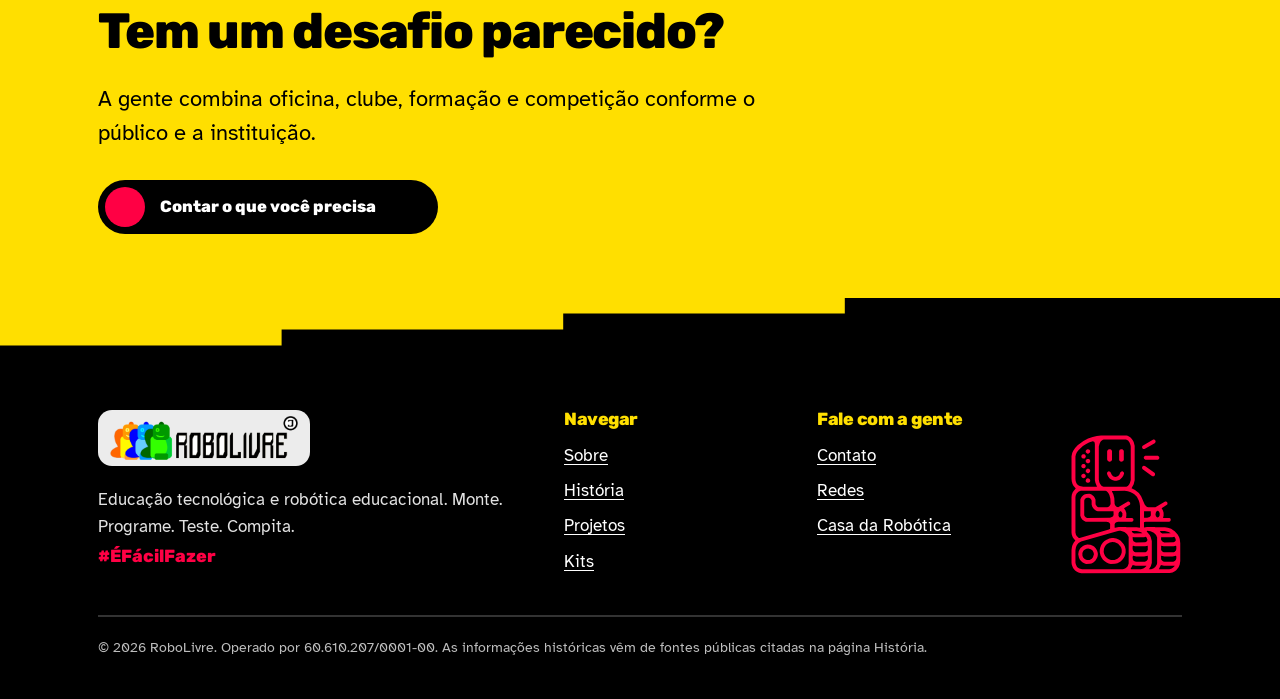
<file: projetos.html>
<!doctype html><html lang="pt-BR"><head><meta charset="utf-8"><meta name="viewport" content="width=device-width, initial-scale=1"><meta name="description" content="Projetos | RoboLivre"><title>Projetos | RoboLivre</title>
<link rel="preconnect" href="https://fonts.googleapis.com"><link rel="preconnect" href="https://fonts.gstatic.com" crossorigin><link href="https://fonts.googleapis.com/css2?family=Atkinson+Hyperlegible:wght@400;700&family=Rubik:wght@500;700;800;900&display=swap" rel="stylesheet"><link rel="stylesheet" href="css/styles.css"></head><body>
<a class="skip" href="#main" id="skip">Ir para o conteúdo</a><svg width="0" height="0" style="position:absolute" aria-hidden="true" focusable="false">
  <defs>
    <g id="wm"><path d="M1699.0 339.2 1682.0 339.4 1665.0 336.2 1648.0 329.3 1636.0 321.5 1623.5 309.0 1614.7 296.0 1607.8 280.0 1603.5 257.0 1603.5 117.0 1607.8 94.0 1613.7 80.0 1620.0 69.7 1638.7 51.0 1660.0 39.8 1676.0 35.6 1688.0 34.5 1704.0 35.6 1723.0 40.8 1735.0 46.8 1747.0 55.5 1755.5 64.0 1765.3 78.0 1774.2 100.0 1776.5 114.0 1776.0 218.8 1673.0 219.5 1670.6 221.0 1670.8 260.0 1674.5 268.0 1680.0 273.2 1685.0 275.2 1695.0 275.4 1701.0 272.5 1706.2 267.0 1712.0 251.6 1775.0 251.5 1777.0 253.0 1775.4 268.0 1770.2 286.0 1764.2 298.0 1756.5 309.0 1746.0 319.5 1730.0 330.2 1715.0 336.2ZM364.0 342.2 346.0 342.4 329.0 339.2 314.0 333.2 298.0 322.5 284.5 308.0 277.7 297.0 271.8 283.0 267.6 263.0 267.5 118.0 272.8 92.0 283.8 71.0 299.0 54.5 310.0 46.8 320.0 41.8 344.0 35.6 365.0 35.6 377.0 37.8 391.0 42.7 408.3 53.0 418.5 62.0 430.2 78.0 436.2 91.0 441.4 111.0 442.5 129.0 442.5 259.0 437.2 285.0 426.0 306.3 409.3 324.0 395.0 333.2 386.0 337.2ZM752.0 342.2 737.0 342.4 720.0 339.2 703.0 332.3 691.0 324.5 677.5 311.0 667.8 296.0 661.8 281.0 658.5 265.0 658.5 114.0 662.8 94.0 673.8 72.0 684.6 59.0 691.0 53.5 699.0 47.8 711.0 41.8 723.0 37.8 736.0 35.5 755.0 35.6 771.0 38.8 786.0 44.8 802.0 55.5 815.5 70.0 822.3 81.0 829.2 98.0 832.5 116.0 832.5 261.0 831.2 271.0 826.2 288.0 820.2 300.0 812.5 311.0 795.3 327.0 776.0 337.2 765.0 340.4ZM265.0 338.4 195.0 337.9 157.2 245.0 155.0 241.9 152.0 241.5 147.0 241.6 145.5 244.0 145.0 337.8 80.0 337.8 79.4 102.0 77.0 100.5 31.0 99.8 31.2 37.0 95.8 37.0 96.5 81.0 98.0 83.4 128.0 82.8 128.5 39.0 130.0 36.6 182.0 36.5 193.0 38.8 204.0 42.7 218.0 50.8 235.0 67.7 245.2 87.0 249.4 105.0 249.4 174.0 246.2 188.0 241.2 200.0 233.5 212.0 220.6 226.0 266.2 336.0ZM564.0 338.2 475.0 338.5 472.6 337.0 472.5 40.0 474.0 36.6 567.0 36.5 583.0 39.8 600.0 46.8 611.5 55.0 619.5 63.0 627.2 74.0 634.2 90.0 637.5 110.0 636.4 145.0 630.2 165.0 622.6 179.0 633.2 197.0 639.4 219.0 639.5 267.0 637.2 279.0 628.2 300.0 618.0 313.3 610.0 320.5 598.0 328.2 587.0 333.2ZM1019.0 338.1 856.0 338.5 851.9 337.0 851.5 287.0 854.6 269.0 899.2 131.0 909.4 83.0 912.5 39.0 914.0 36.6 977.0 36.5 978.8 37.0 979.5 39.0 979.5 57.0 977.4 80.0 969.2 126.0 955.2 176.0 922.6 273.0 925.0 274.5 1019.8 275.0 1020.5 335.0ZM1072.0 138.2 1059.0 138.5 1052.0 137.2 1038.0 131.2 1030.7 126.0 1020.8 114.0 1016.8 106.0 1013.6 94.0 1014.8 75.0 1022.0 58.7 1036.0 44.8 1046.0 39.8 1057.0 36.6 1078.0 37.8 1087.0 41.3 1096.3 47.0 1104.5 55.0 1109.2 62.0 1115.4 80.0 1115.2 96.0 1113.2 104.0 1107.0 116.3 1098.0 126.5 1091.0 131.2 1083.0 135.2ZM1278.0 338.1 1198.0 338.5 1195.5 337.0 1148.6 172.0 1148.5 42.0 1150.7 39.0 1209.0 38.5 1213.4 41.0 1213.6 164.0 1237.0 257.6 1245.2 229.0 1291.0 40.2 1354.0 39.5 1357.4 41.0 1281.2 330.0ZM1478.0 339.4 1417.0 339.5 1414.6 338.0 1414.5 42.0 1415.1 40.0 1418.0 38.6 1503.0 38.5 1517.0 39.6 1536.0 44.8 1552.3 54.0 1567.0 68.7 1576.2 84.0 1582.4 106.0 1582.5 174.0 1581.2 182.0 1572.2 205.0 1565.5 215.0 1553.9 228.0 1595.2 327.0 1598.6 338.0 1528.8 338.0 1491.3 246.0 1489.0 242.9 1483.0 242.5 1480.2 243.0 1479.5 245.0 1479.5 337.0ZM363.5 325.0 374.0 323.2 385.0 319.2 399.0 310.5 410.2 299.0 416.2 290.0 421.2 279.0 425.5 258.0 425.5 117.0 423.2 104.0 417.3 89.0 409.5 77.0 400.0 67.5 390.0 60.7 373.0 53.8 351.0 51.5 337.0 53.6 327.0 56.8 313.0 64.8 301.5 75.0 289.8 94.0 284.5 114.0 284.6 203.0 289.0 204.5 315.0 204.5 317.4 203.0 318.6 115.0 321.8 104.0 326.0 96.7 337.0 86.8 349.0 82.6 360.0 82.6 372.0 86.8 379.0 91.7 387.2 103.0 391.4 122.0 391.5 259.0 389.2 270.0 383.0 281.5 376.3 288.0 367.0 293.2 352.0 295.4 343.0 293.2 335.0 289.2 325.0 279.3 319.8 269.0 317.5 255.0 317.5 224.0 317.0 222.2 315.0 221.5 285.0 222.2 284.5 260.0 287.8 277.0 292.7 289.0 301.5 302.0 310.0 310.5 322.0 318.2 335.0 323.2 347.0 325.4ZM756.5 325.0 774.0 320.2 790.0 310.5 801.2 299.0 808.3 288.0 813.2 276.0 816.5 257.0 816.4 119.0 814.2 105.0 810.3 94.0 803.0 80.7 792.0 68.5 783.0 61.8 764.0 53.8 751.0 51.6 739.0 51.6 720.0 55.8 711.0 59.8 701.0 66.5 689.8 78.0 682.7 89.0 677.8 101.0 674.5 119.0 675.6 265.0 679.8 281.0 685.8 293.0 690.5 300.0 702.7 312.0 717.0 320.2 730.0 324.2 740.0 325.5ZM1692.5 323.0 1701.0 322.4 1714.0 319.2 1725.0 314.2 1736.0 306.5 1749.2 291.0 1758.0 270.0 1756.0 268.5 1725.0 268.6 1715.4 282.0 1710.3 286.0 1700.0 291.2 1693.0 292.5 1686.0 292.4 1673.0 288.2 1668.0 284.5 1658.8 274.0 1653.5 256.0 1653.5 118.0 1655.8 107.0 1661.5 96.0 1669.0 88.5 1675.0 84.8 1686.0 81.6 1693.0 81.5 1707.0 85.8 1713.3 90.0 1719.0 96.7 1725.2 111.0 1726.5 121.0 1726.5 150.0 1728.0 152.4 1760.0 151.8 1760.5 119.0 1758.4 105.0 1755.2 95.0 1746.2 79.0 1737.0 68.5 1721.0 57.8 1710.0 53.8 1700.0 51.6 1680.0 51.5 1659.0 57.8 1644.0 67.5 1637.5 74.0 1629.8 85.0 1621.8 105.0 1619.5 122.0 1620.5 262.0 1623.8 276.0 1630.8 291.0 1645.0 307.5 1655.0 314.3 1672.0 321.2ZM78.8 84.0 79.0 53.2 48.2 53.0 48.0 83.8ZM240.6 321.0 239.2 315.0 199.7 220.0 213.0 209.5 221.0 200.3 227.2 190.0 231.4 177.0 233.5 112.0 232.2 102.0 228.2 89.0 215.5 70.0 203.0 60.8 195.0 56.8 177.0 52.6 147.0 52.6 145.5 55.0 146.2 83.0 173.0 83.6 182.0 85.8 192.0 92.5 198.2 102.0 200.5 129.0 200.5 166.0 199.2 173.0 193.0 184.5 181.0 192.2 175.0 193.5 129.2 193.0 128.4 102.0 126.0 100.5 97.2 101.0 96.6 271.0 99.0 272.5 128.0 271.8 129.2 225.0 166.0 224.6 169.2 229.0 206.0 320.3 209.0 321.5ZM564.5 321.0 575.0 319.2 586.0 315.2 600.0 306.5 613.2 292.0 617.2 285.0 621.2 273.0 622.5 265.0 622.5 221.0 621.4 215.0 615.2 199.0 600.9 180.0 614.7 159.0 620.4 141.0 620.5 106.0 619.2 98.0 613.3 83.0 606.5 73.0 596.3 64.0 585.0 57.8 563.0 52.5 491.0 52.6 489.5 56.0 489.6 320.0 492.0 321.5ZM1003.8 321.0 1004.5 294.0 1003.0 291.6 904.0 291.5 901.6 290.0 911.8 251.0 945.2 153.0 957.4 103.0 961.4 77.0 961.8 53.0 930.0 52.6 928.6 54.0 927.6 61.0 927.4 71.0 923.4 98.0 917.2 127.0 907.2 162.0 879.8 241.0 869.8 276.0 867.5 290.0 867.6 320.0 871.0 321.5ZM1068.5 122.0 1080.0 118.7 1090.5 111.0 1098.2 97.0 1099.4 83.0 1094.2 69.0 1087.0 60.5 1074.0 53.8 1061.0 52.6 1048.0 56.7 1038.5 64.0 1031.8 76.0 1029.6 84.0 1029.6 91.0 1033.3 103.0 1040.7 113.0 1048.0 118.2 1056.0 121.2ZM1265.2 322.0 1267.2 319.0 1336.3 57.0 1335.0 55.6 1331.0 55.5 1307.0 55.5 1303.9 57.0 1247.1 290.0 1243.0 292.4 1232.0 292.5 1227.6 290.0 1197.6 168.0 1197.4 57.0 1195.0 55.5 1166.0 55.6 1164.5 58.0 1164.6 168.0 1207.9 321.0 1211.0 322.5ZM1461.2 323.0 1462.5 320.0 1462.5 229.0 1463.0 226.8 1466.0 225.5 1498.0 225.5 1501.0 226.7 1540.0 321.4 1543.0 322.5 1571.0 322.5 1574.3 321.0 1533.6 222.0 1552.0 205.3 1557.2 198.0 1564.2 182.0 1566.5 170.0 1566.5 111.0 1565.4 104.0 1562.0 92.6 1553.0 77.5 1539.0 64.8 1527.0 58.8 1519.0 56.6 1513.0 55.5 1434.0 55.5 1430.6 57.0 1430.6 321.0 1433.0 323.4ZM753.0 294.2 740.0 294.5 734.0 293.2 721.0 285.5 712.8 275.0 708.5 258.0 708.5 123.0 709.6 113.0 714.8 100.0 723.5 90.0 730.0 85.8 742.0 82.5 756.0 83.8 768.0 90.5 777.2 102.0 781.5 117.0 781.4 262.0 778.3 273.0 770.0 285.3 765.0 289.2ZM561.0 165.2 525.0 165.5 521.9 164.0 521.5 87.0 523.0 83.9 559.0 83.5 567.0 84.8 578.0 90.5 586.2 101.0 588.5 110.0 588.5 139.0 587.2 145.0 582.2 154.0 577.3 159.0 572.0 162.2ZM1512.0 194.2 1465.0 194.5 1462.6 193.0 1462.5 89.0 1464.0 86.6 1509.0 86.5 1515.0 87.8 1521.3 91.0 1526.5 96.0 1532.2 105.0 1533.5 112.0 1533.4 171.0 1532.0 176.4 1526.5 186.0 1518.0 192.2ZM1708.8 152.0 1709.5 117.0 1707.2 109.0 1701.0 101.5 1696.0 98.8 1689.0 97.6 1680.0 100.8 1673.8 107.0 1670.6 115.0 1671.0 151.8ZM356.5 278.0 365.0 275.2 369.5 271.0 373.2 264.0 374.4 258.0 374.5 119.0 373.0 112.6 367.5 104.0 361.0 99.8 354.0 98.5 347.0 100.7 341.0 104.7 336.8 111.0 334.6 119.0 335.5 261.0 337.8 268.0 341.7 273.0 349.0 277.2ZM749.5 278.0 756.0 275.2 760.5 271.0 765.4 259.0 765.5 120.0 763.2 111.0 759.0 104.5 752.0 99.8 745.0 98.5 734.0 102.5 728.0 109.7 725.6 116.0 725.5 259.0 728.8 269.0 734.0 274.5 744.0 278.4ZM175.4 176.0 180.4 173.0 183.4 166.0 183.2 109.0 180.0 103.6 174.0 100.6 147.0 100.6 145.5 103.0 145.6 175.0 148.0 176.5ZM559.5 148.0 566.0 146.2 571.2 140.0 572.5 134.0 572.5 115.0 571.2 108.0 568.3 104.0 562.0 100.8 540.0 100.6 538.5 103.0 538.9 147.0 542.0 148.5ZM1508.5 178.0 1514.5 174.0 1517.4 167.0 1517.5 115.0 1516.2 110.0 1512.3 105.0 1506.0 102.6 1481.0 102.6 1479.5 105.0 1479.6 177.0 1482.0 178.5ZM1114.0 338.1 1052.0 338.5 1048.9 337.0 1048.4 210.0 1046.0 207.6 1014.0 206.8 1014.2 145.0 1115.0 145.2 1115.5 334.0ZM1098.8 321.0 1099.4 163.0 1097.0 161.5 1031.0 161.6 1029.5 164.0 1030.2 191.0 1062.0 191.5 1064.4 193.0 1064.6 320.0 1067.0 321.5ZM1708.8 203.0 1708.8 169.0 1674.0 168.5 1671.0 169.8 1670.5 200.0 1671.8 203.0ZM1759.8 202.0 1760.0 169.8 1757.0 168.5 1727.2 169.0 1727.0 201.8ZM563.0 290.2 524.0 290.5 521.6 289.0 521.5 199.0 523.0 195.9 559.0 195.5 569.0 197.8 578.5 204.0 587.2 216.0 589.5 223.0 589.2 266.0 585.2 275.0 578.0 283.5 572.0 287.2ZM561.5 273.0 569.0 268.5 572.4 262.0 573.5 232.0 572.2 224.0 569.5 219.0 563.0 213.8 557.0 212.5 540.0 212.6 538.5 215.0 538.6 272.0 541.0 273.5ZM1361.0 339.2 1353.0 339.4 1336.0 335.2 1321.7 326.0 1312.8 315.0 1305.6 296.0 1305.5 281.0 1306.8 275.0 1315.5 257.0 1325.0 247.5 1334.0 241.8 1342.0 238.8 1354.0 236.6 1371.0 238.8 1388.0 247.5 1396.5 256.0 1401.2 263.0 1407.4 282.0 1407.4 294.0 1405.2 304.0 1396.5 320.0 1388.0 328.5 1379.0 334.2ZM1364.5 322.0 1377.3 316.0 1386.2 306.0 1389.2 300.0 1391.4 290.0 1390.4 281.0 1386.2 270.0 1378.0 260.8 1367.0 254.8 1350.0 253.6 1339.0 257.8 1328.0 267.7 1322.8 279.0 1321.6 292.0 1325.8 305.0 1336.0 316.2 1350.0 322.4ZM127.8 321.0 128.0 290.2 97.2 290.0 97.0 320.8Z" fill-rule="evenodd"/></g>
    <g id="boli"><path d="M447.0 619.2 65.0 619.5 55.0 617.2 46.0 613.2 38.0 607.5 30.8 599.0 27.8 594.0 23.8 583.0 22.5 574.0 22.5 519.0 24.5 505.0 26.8 498.0 31.8 488.0 39.1 478.0 32.5 471.0 27.8 464.0 23.8 453.0 22.5 444.0 22.5 291.0 23.8 281.0 27.8 270.0 32.5 263.0 40.8 254.0 30.8 242.0 26.8 234.0 23.5 222.0 22.5 210.0 22.5 114.0 25.8 99.0 30.8 89.0 38.0 78.7 49.0 66.5 74.0 47.8 94.0 37.8 114.0 30.8 132.0 26.5 150.0 24.5 260.0 24.5 265.0 25.8 276.3 32.0 281.5 37.0 287.2 45.0 291.2 53.0 295.5 69.0 295.5 218.0 291.2 235.0 281.9 252.0 297.0 259.8 313.5 273.0 323.3 287.0 338.8 323.0 344.0 329.5 349.0 333.2 355.0 334.5 385.0 334.2 427.0 309.8 431.0 309.8 435.0 311.9 437.5 316.0 436.5 323.0 411.9 339.0 417.2 348.0 420.5 358.0 420.5 371.0 418.0 379.5 420.0 380.5 444.0 380.5 449.0 382.5 451.5 387.0 450.2 394.0 445.0 397.5 344.0 397.5 337.0 398.6 335.5 401.0 336.0 421.9 349.0 419.5 381.0 419.5 386.0 420.5 426.0 420.5 439.0 422.8 453.0 427.8 468.5 438.0 481.2 452.0 487.2 463.0 490.2 472.0 492.5 490.0 492.5 567.0 490.2 582.0 485.2 594.0 475.0 606.5 469.0 611.2 459.0 616.2ZM259.5 246.0 266.0 242.5 272.2 235.0 275.2 229.0 278.5 217.0 278.5 72.0 277.2 65.0 273.2 55.0 267.0 46.5 258.0 41.5 162.0 41.5 158.0 42.7 152.0 46.9 147.8 52.0 143.8 60.0 140.5 72.0 140.5 215.0 142.8 226.0 145.8 233.0 153.0 242.5 161.0 246.5ZM338.0 83.2 332.0 82.3 327.8 78.0 327.8 72.0 330.0 68.5 376.0 41.8 380.0 41.8 384.5 45.0 386.2 51.0 385.2 54.0 382.0 57.5ZM132.8 246.0 125.8 229.0 123.5 218.0 123.5 61.0 122.2 55.0 120.5 52.0 114.0 49.8 98.0 54.8 84.0 61.8 71.7 70.0 51.5 89.0 45.8 97.0 41.8 105.0 39.5 115.0 39.5 211.0 40.5 221.0 43.8 231.0 50.0 238.5 58.0 243.2 73.0 246.5ZM95.0 103.2 92.0 103.2 87.0 100.5 84.8 98.0 83.5 94.0 83.8 91.0 85.5 88.0 89.0 84.8 92.0 83.5 98.3 85.0 102.0 88.7 103.5 92.0 102.0 98.3ZM191.0 137.2 185.0 137.5 182.0 136.2 178.0 132.3 176.5 128.0 176.5 93.0 179.0 86.7 184.0 83.5 190.0 83.5 193.0 84.8 195.2 87.0 197.5 92.0 197.5 129.0 195.0 134.3ZM242.0 137.2 236.0 137.5 233.0 136.2 230.0 133.3 228.5 130.0 228.5 91.0 231.0 86.5 236.0 83.5 241.0 83.5 244.0 84.8 247.0 87.7 248.5 91.0 248.5 130.0 246.5 134.0ZM78.0 124.2 71.0 124.2 65.8 120.0 64.8 113.0 67.0 108.7 71.0 105.8 78.0 105.8 81.3 108.0 83.2 111.0 84.4 115.0 83.2 119.0 81.0 122.5ZM396.0 129.2 342.0 129.5 336.0 125.3 334.5 120.0 336.5 115.0 341.0 112.5 396.0 112.5 400.0 114.7 402.4 121.0 400.5 126.0ZM97.0 144.2 91.0 144.5 88.0 143.2 83.8 137.0 83.8 133.0 85.8 129.0 90.0 125.8 97.0 125.8 101.0 128.7 103.2 133.0 103.2 137.0 101.2 141.0ZM77.0 166.2 73.0 166.5 68.0 164.2 64.8 159.0 65.8 152.0 71.0 147.8 77.0 147.5 80.0 148.8 84.2 155.0 83.2 161.0 81.0 164.1ZM379.0 200.2 373.0 200.5 370.0 199.2 330.0 170.5 327.5 166.0 327.5 162.0 329.0 158.7 334.0 155.5 340.0 156.8 381.0 185.9 383.2 189.0 383.4 195.0ZM96.0 187.2 92.0 187.5 88.7 186.0 84.8 182.0 83.6 178.0 85.5 172.0 89.0 168.8 93.0 167.6 99.0 169.5 102.2 173.0 103.5 177.0 102.0 182.3ZM217.0 220.2 209.0 220.5 198.0 217.2 187.5 210.0 181.8 203.0 177.8 195.0 175.6 188.0 178.0 182.5 183.0 179.5 189.0 180.8 191.2 183.0 195.8 193.0 200.0 198.5 204.0 201.2 213.0 203.5 219.0 202.2 224.0 199.5 229.2 194.0 233.8 183.0 238.0 179.8 243.0 179.5 247.0 181.9 249.2 186.0 249.5 189.0 247.2 196.0 242.0 205.3 231.0 215.2 225.0 218.2ZM75.0 209.2 69.0 207.5 65.8 204.0 64.5 200.0 64.8 197.0 67.0 192.7 73.0 189.5 77.0 189.8 80.0 191.5 83.2 195.0 84.4 199.0 82.5 205.0 80.0 207.2ZM95.0 229.2 92.0 229.2 88.0 227.5 84.8 224.0 83.6 220.0 85.5 214.0 89.0 210.8 93.0 209.6 99.0 211.5 102.2 215.0 103.5 219.0 103.2 222.0 101.5 225.0 98.3 228.0ZM57.5 467.0 184.0 431.2 189.2 427.0 189.5 408.0 187.0 402.7 183.0 399.8 173.0 397.5 84.0 397.2 76.0 393.2 68.5 387.0 63.8 380.0 60.5 371.0 60.8 300.0 65.8 290.0 72.0 283.5 78.0 279.7 86.0 276.8 99.0 276.5 104.0 277.8 109.0 279.8 118.5 287.0 122.2 292.0 126.2 301.0 126.5 321.0 127.8 325.0 135.0 333.2 139.0 334.5 176.0 334.5 181.0 333.2 186.0 330.5 190.2 324.0 191.5 319.0 190.5 298.0 186.2 282.0 182.2 274.0 178.0 268.5 173.0 264.8 168.0 263.5 63.0 263.5 54.0 266.8 44.8 275.0 40.8 284.0 39.5 291.0 39.5 444.0 41.8 453.0 45.0 459.3 54.0 467.2ZM317.5 423.0 318.5 421.0 318.5 329.0 316.5 316.0 313.2 305.0 305.0 289.7 294.0 278.5 287.0 273.8 276.0 268.8 266.0 265.8 252.0 263.5 197.8 264.0 197.3 266.0 203.2 278.0 207.5 295.0 208.8 320.0 211.8 327.0 217.0 332.2 224.0 334.2 266.0 309.8 270.0 309.8 275.5 314.0 276.5 320.0 274.5 324.0 251.0 338.3 249.7 340.0 255.3 348.0 259.5 359.0 259.5 373.0 257.6 379.0 260.0 380.5 284.0 380.8 288.3 383.0 290.5 387.0 289.2 394.0 284.0 397.5 224.0 397.5 216.0 399.8 211.5 403.0 208.8 408.0 209.0 422.9 211.0 423.4 227.0 419.5 256.0 419.5 262.0 420.5 304.0 420.5ZM188.5 380.0 197.0 377.2 202.2 373.0 204.5 367.0 203.9 352.0 136.0 351.5 129.0 349.2 123.0 345.5 116.5 339.0 111.8 331.0 109.5 323.0 109.5 305.0 105.5 298.0 98.0 293.8 89.0 293.5 83.7 296.0 79.0 300.7 77.5 305.0 77.5 368.0 78.8 372.0 83.7 378.0 90.0 380.5ZM397.5 378.0 400.2 376.0 403.2 370.0 403.5 360.0 400.5 353.0 395.0 349.6 391.7 351.0 388.8 354.0 386.8 358.0 385.5 366.0 386.8 371.0 390.0 376.5 394.0 378.7ZM237.3 379.0 242.2 372.0 242.5 361.0 238.0 353.5 236.0 351.8 233.0 351.6 228.5 355.0 225.8 360.0 225.5 371.0 227.8 376.0 230.7 379.0ZM349.5 380.0 360.0 376.2 364.2 372.0 365.5 368.0 364.9 352.0 336.0 352.1 336.0 379.9ZM244.5 602.0 254.0 599.2 261.0 594.1 265.2 589.0 269.5 578.0 269.5 463.0 263.5 452.0 258.0 446.5 251.0 441.8 235.0 436.5 228.0 436.5 219.0 438.8 64.0 482.8 53.0 489.5 45.8 498.0 41.8 507.0 39.5 520.0 39.5 573.0 40.8 580.0 44.8 589.0 49.0 594.5 56.0 599.2 68.0 602.5ZM366.5 602.0 376.0 599.3 384.5 593.0 391.2 582.0 392.5 576.0 392.5 465.0 388.0 454.7 378.0 444.8 364.0 437.8 351.0 436.5 348.0 437.7 347.7 439.0 361.2 456.0 365.2 464.0 369.5 480.0 369.5 575.0 365.2 589.0 357.9 601.0 359.0 602.4ZM328.2 447.0 328.0 445.9 320.0 441.8 309.0 438.5 302.0 437.5 285.0 437.5 282.6 439.0 287.0 444.5 293.0 447.5ZM450.2 447.0 450.0 445.9 442.0 441.8 426.0 437.5 407.0 437.5 404.9 439.0 409.0 444.5 415.0 447.5ZM463.5 486.0 470.0 482.5 473.4 477.0 471.2 469.0 467.0 462.1 458.0 464.5 411.0 463.9 409.6 465.0 409.8 475.0 413.9 482.0 419.0 485.2 424.0 486.5ZM341.5 486.0 348.5 481.0 350.9 476.0 348.3 468.0 346.0 463.7 344.0 462.2 336.0 464.5 292.0 464.5 288.0 463.6 286.6 465.0 287.8 476.0 290.5 481.0 296.0 485.2 301.0 486.5ZM210.0 579.2 192.0 579.5 183.0 577.2 174.0 573.2 164.7 567.0 158.5 561.0 152.8 553.0 147.8 543.0 144.5 529.0 144.5 519.0 146.8 508.0 150.8 498.0 157.5 488.0 165.0 480.5 172.0 475.8 186.0 469.8 197.0 467.5 204.0 467.5 216.0 469.8 226.0 473.8 235.0 479.5 248.2 494.0 253.2 504.0 256.5 517.0 256.5 531.0 255.2 537.0 251.3 548.0 245.0 558.3 236.0 567.5 229.0 572.2 221.0 576.2ZM208.5 562.0 221.0 557.2 231.2 548.0 237.2 538.0 239.5 529.0 239.5 518.0 237.2 510.0 234.2 504.0 224.0 492.5 210.0 485.8 199.0 484.5 188.0 486.8 182.0 489.7 176.0 493.5 170.5 499.0 165.8 506.0 162.8 514.0 161.5 528.0 163.8 537.0 167.8 545.0 175.7 554.0 184.0 559.2 193.0 562.2ZM102.0 579.2 87.0 579.5 82.0 578.2 71.0 573.2 66.0 569.5 58.8 561.0 54.8 553.0 51.6 538.0 53.8 525.0 56.8 518.0 61.5 511.0 72.0 501.8 81.0 497.8 91.0 495.5 104.0 496.8 112.0 499.7 120.0 504.5 127.0 511.7 132.3 520.0 135.2 529.0 136.5 537.0 135.5 546.0 133.2 553.0 125.5 566.0 117.0 573.2 109.0 577.2ZM342.5 529.0 348.5 525.0 352.2 518.0 351.9 501.0 341.0 503.5 297.0 503.5 289.0 500.9 286.8 503.0 286.5 513.0 287.8 520.0 293.0 526.5 298.0 529.2ZM464.5 529.0 469.0 526.5 474.2 520.0 475.5 515.0 475.5 504.0 474.0 500.9 463.0 503.5 421.0 503.5 410.0 501.2 409.8 518.0 412.5 524.0 418.0 528.3 422.0 529.5ZM100.5 562.0 110.3 557.0 115.2 551.0 119.4 538.0 118.2 531.0 113.5 522.0 106.0 515.8 95.0 512.5 87.0 513.8 79.0 517.8 73.8 523.0 69.5 532.0 69.8 544.0 73.0 551.3 77.0 556.5 81.0 559.2 89.0 562.5ZM339.5 570.0 346.3 567.0 351.2 561.0 352.5 557.0 352.0 544.2 336.0 547.5 302.0 547.5 290.0 544.5 287.7 545.0 286.5 552.0 287.8 560.0 291.0 565.3 297.0 569.2 303.0 570.5ZM461.5 570.0 465.0 569.2 470.3 566.0 474.2 560.0 475.5 555.0 475.5 547.0 474.0 544.2 459.0 547.5 425.0 547.5 411.0 543.9 409.6 545.0 409.8 559.0 412.5 564.0 419.0 569.2 425.0 570.5ZM322.5 602.0 333.0 599.2 338.0 596.2 345.5 589.0 346.1 587.0 300.0 587.5 287.0 583.6 277.9 601.0 280.0 602.5ZM445.5 602.0 453.0 600.2 459.0 597.2 466.5 591.0 468.7 587.0 422.0 587.5 409.0 583.9 400.4 601.0 401.0 602.3 403.0 602.5Z" fill-rule="evenodd"/></g>
  </defs>
</svg><header class="hdr" id="hdr"><div class="wrap hdr__in">
<a class="brand" href="index.html" aria-label="RoboLivre, página inicial"><img src="assets/logo-robolivre.png" alt="RoboLivre" width="188" height="44"></a>
<nav class="nav" id="nav" aria-label="Principal"><a href="sobre.html">Sobre</a><a href="historia.html">História</a><a href="projetos.html" aria-current="page">Projetos</a><a href="kits.html">Kits</a><a href="redes.html">Redes</a><a href="contato.html">Contato</a></nav>
<div class="hdr__act"><a class="btn btn--sm hdr__cta" href="contato.html">Falar com a gente</a>
<button class="icon-btn" id="themeBtn" type="button" aria-label="Alternar tema claro e escuro"></button>
<button class="icon-btn menu-btn" id="menuBtn" type="button" aria-expanded="false" aria-controls="nav" aria-label="Abrir menu"><svg viewBox="0 0 24 24" fill="none" stroke="currentColor" stroke-width="2.6" stroke-linecap="round" aria-hidden="true"><path d="M4 7h16M4 12h16M4 17h16"/></svg></button>
</div></div></header><main id="main" tabindex="-1">
<section class="sec pg"><div class="wrap pg__grid"><div><h1>Projetos</h1><p class="lead">Do que já foi documentado publicamente ao que está acontecendo em 2026.</p><div class="chips" role="group" aria-label="Filtrar por área" id="chips">
      <button class="chip" type="button" data-a="todos" aria-pressed="true">Todos</button>
      <button class="chip" type="button" data-a="escolas" aria-pressed="false">Escolas</button><button class="chip" type="button" data-a="universidades" aria-pressed="false">Universidades</button><button class="chip" type="button" data-a="eventos" aria-pressed="false">Eventos e competições</button><button class="chip" type="button" data-a="inclusao" aria-pressed="false">Inclusão</button>
    </div></div><svg class="pshape" viewBox="0 0 260 200" aria-hidden="true" focusable="false"><rect x="170" y="0" width="70" height="60" fill="#FF7000"/><rect x="0" y="60" width="250" height="100" rx="50" fill="#04AA46"/><circle cx="50" cy="110" r="50" fill="#FF0044"/><circle cx="210" cy="176" r="22" fill="#1273FE"/></svg></div></section>
<section class="sec" style="padding-top:0">
  <div class="wrap">
    <p class="count" id="pcount" role="status"></p>
    <div class="rows" id="plist"><article class="row project-row" data-area="inclusao"><div><h3>Transformação social com robótica em Belo Jardim</h3><span class="tag tag--doc">Documentado</span><span class="tag">Inclusão</span></div><div><p class="muted"><b>2017 a 2020</b></p><p>Três laboratórios instalados em 2017, com formação de iniciantes e de multiplicadores, em parceria com o Instituto Conceição Moura e financiamento de Baterias Moura e BNDES.</p><p class="src">Fonte: <a href="https://s34929.pcdn.co/wp-content/uploads/2021/08/ICM_Relatorio2017_07_06.pdf" target="_blank" rel="noopener noreferrer">Relatório Anual 2017, Instituto Conceição Moura</a> e <a href="https://mnr.robocup.org.br/wp-content/uploads/2026/01/Anais-2020.pdf" target="_blank" rel="noopener noreferrer">Anais da Mostra Nacional de Robótica 2020</a></p></div></article>
<article class="row project-row" data-area="inclusao"><div><h3>Robótica como caminho de ressocialização</h3><span class="tag tag--doc">Documentado</span><span class="tag">Inclusão</span></div><div><p class="muted"><b>2025</b></p><p>Oficinas com robôs seguidores de linha de baixo custo para jovens em medidas socioeducativas e projeto de robôs autônomos no COTEL. Um estudo com doze jovens apontou avanços em habilidades técnicas e socioemocionais.</p><p class="src">Fonte: <a href="https://sol.sbc.org.br/index.php/erad-ne/article/view/43321" target="_blank" rel="noopener noreferrer">SBC, Robótica educacional como ferramenta de ressocialização</a> e <a href="https://www.cesar.org.br/painel/wp-content/uploads/2026/04/Relatorio-de-Impacto-Socioambiental-2025-1.pdf" target="_blank" rel="noopener noreferrer">CESAR, Relatório de Impacto Socioambiental 2025</a></p></div></article>
<article class="row project-row" data-area="universidades"><div><h3>Rede RoboLivre de desenvolvimento colaborativo</h3><span class="tag tag--doc">Documentado</span><span class="tag">Universidades</span></div><div><p class="muted"><b>Desde 2012</b></p><p>Rede para compartilhar projetos e conteúdos livres de robótica, ligada a pesquisas com a UFPE e a Universidad de la República.</p><p class="src">Fonte: <a href="https://tron-edu.com/roboticalivre/revista_robotica_livre_3-edicao.pdf" target="_blank" rel="noopener noreferrer">Revista Robótica Livre, edição 2018</a></p></div></article>
<article class="row project-row" data-area="escolas"><div><h3>Formação de professores com BuzzLine</h3><span class="tag tag--now">Em 2026</span><span class="tag">Escolas</span></div><div><p class="muted"><b>2026</b></p><p>Formação para municípios da Região Metropolitana do Recife: o professor monta, programa e testa o robô para depois levar a experiência à sala de aula.</p></div></article>
<article class="row project-row" data-area="escolas"><div><h3>Clube de Robótica RoboLivre</h3><span class="tag tag--now">Recorrente</span><span class="tag">Escolas</span></div><div><p class="muted"><b>Recorrente</b></p><p>Em vez de uma ação isolada, um ambiente contínuo de aprendizagem com projetos, experimentação, competições e formação.</p></div></article>
<article class="row project-row" data-area="escolas"><div><h3>Multiplicadores no Sertão do Araripe</h3><span class="tag tag--plan">Em estruturação</span><span class="tag">Escolas</span></div><div><p class="muted"><b>Em estruturação</b></p><p>Projeto com foco em formar multiplicadores para a Gerência Regional de Educação (GRE) Sertão do Araripe, para que a robótica se sustente na própria região.</p></div></article>
<article class="row project-row" data-area="universidades"><div><h3>Extensão e computação física</h3><span class="tag tag--now">Em 2026</span><span class="tag">Universidades</span></div><div><p class="muted"><b>2026</b></p><p>Extensão, formação e pesquisa aplicada com universidades, com foco em computação física.</p></div></article>
<article class="row project-row" data-area="eventos"><div><h3>Oficinas no Rolê Rec'nPlay, em Caruaru</h3><span class="tag tag--now">Em 2026</span><span class="tag">Eventos e competições</span></div><div><p class="muted"><b>2026</b></p><p>Oficinas de robótica dentro do Rolê Rec'nPlay Caruaru.</p></div></article>
<article class="row project-row" data-area="eventos"><div><h3>Competições BuzzLine em eventos de tecnologia</h3><span class="tag tag--now">Em 2026</span><span class="tag">Eventos e competições</span></div><div><p class="muted"><b>2026</b></p><p>Arenas onde o público monta, programa, testa e compete com o BuzzLine.</p></div></article>
<article class="row project-row" data-area="eventos"><div><h3>Apoio regional à OBR</h3><span class="tag tag--now">Em 2026</span><span class="tag">Eventos e competições</span></div><div><p class="muted"><b>2026</b></p><p>Apoio à Olimpíada Brasileira de Robótica, incluindo serviços de arbitragem e julgamento.</p></div></article>
<article class="row project-row" data-area="eventos"><div><h3>Oficina no Makeathon da ABA</h3><span class="tag tag--now">Em 2026</span><span class="tag">Eventos e competições</span></div><div><p class="muted"><b>Setembro de 2026</b></p><p>Oficina aprovada para o Makeathon da ABA.</p></div></article>
<article class="row project-row" data-area="inclusao"><div><h3>Robótica para a EJA em contexto prisional</h3><span class="tag tag--now">Em 2026</span><span class="tag">Inclusão</span></div><div><p class="muted"><b>2026</b></p><p>Projeto de robótica para estudantes da Educação de Jovens e Adultos em contexto prisional.</p></div></article>
<article class="row project-row" data-area="inclusao"><div><h3>Acessibilidade e fabricação digital</h3><span class="tag tag--now">Em 2026</span><span class="tag">Inclusão</span></div><div><p class="muted"><b>2026</b></p><p>Projetos de inclusão que combinam tecnologia, acessibilidade e fabricação digital.</p></div></article></div>
    <p class="legend"><b>Documentado</b>: registrado em fontes públicas. <b>Em 2026</b>: em andamento neste ano. <b>Em estruturação</b>: projeto sendo desenhado com a instituição.</p>
  </div>
</section>
<section class="sec sec--yellow stair c">
  <div class="wrap">
    <h2>Tem um desafio parecido?</h2>
    <p class="lead">A gente combina oficina, clube, formação e competição conforme o público e a instituição.</p>
    <div class="actions"><a class="btn btn--k" href="contato.html">Contar o que você precisa</a></div>
  </div>
</section></main><footer class="ftr" id="footer"><div class="wrap"><div class="ftr__grid">
<div><a class="brand" href="index.html" aria-label="RoboLivre, página inicial"><img src="assets/logo-robolivre.png" alt="RoboLivre" width="188" height="44" style="display:block;height:44px;width:auto"></a><p class="tagline">Educação tecnológica e robótica educacional. Monte. Programe. Teste. Compita.</p><p class="hash">#ÉFácilFazer</p></div>
<div><h2>Navegar</h2><ul><li><a href="sobre.html">Sobre</a></li><li><a href="historia.html">História</a></li><li><a href="projetos.html">Projetos</a></li><li><a href="kits.html">Kits</a></li></ul></div>
<div><h2>Fale com a gente</h2><ul><li><a href="contato.html">Contato</a></li><li><a href="redes.html">Redes</a></li><li><a href="https://www.casadarobotica.com/byparceiros/kit-buzz-line" target="_blank" rel="noopener noreferrer">Casa da Robótica</a></li></ul></div>
<svg class="boli ftr__boli" viewBox="16 18 484 608" aria-hidden="true" focusable="false"><use href="#boli"/></svg>
</div><small>© 2026 RoboLivre. Operado por 60.610.207/0001-00. As informações históricas vêm de fontes públicas citadas na página História.</small></div></footer><script src="js/site.js"></script></body></html>
</file>
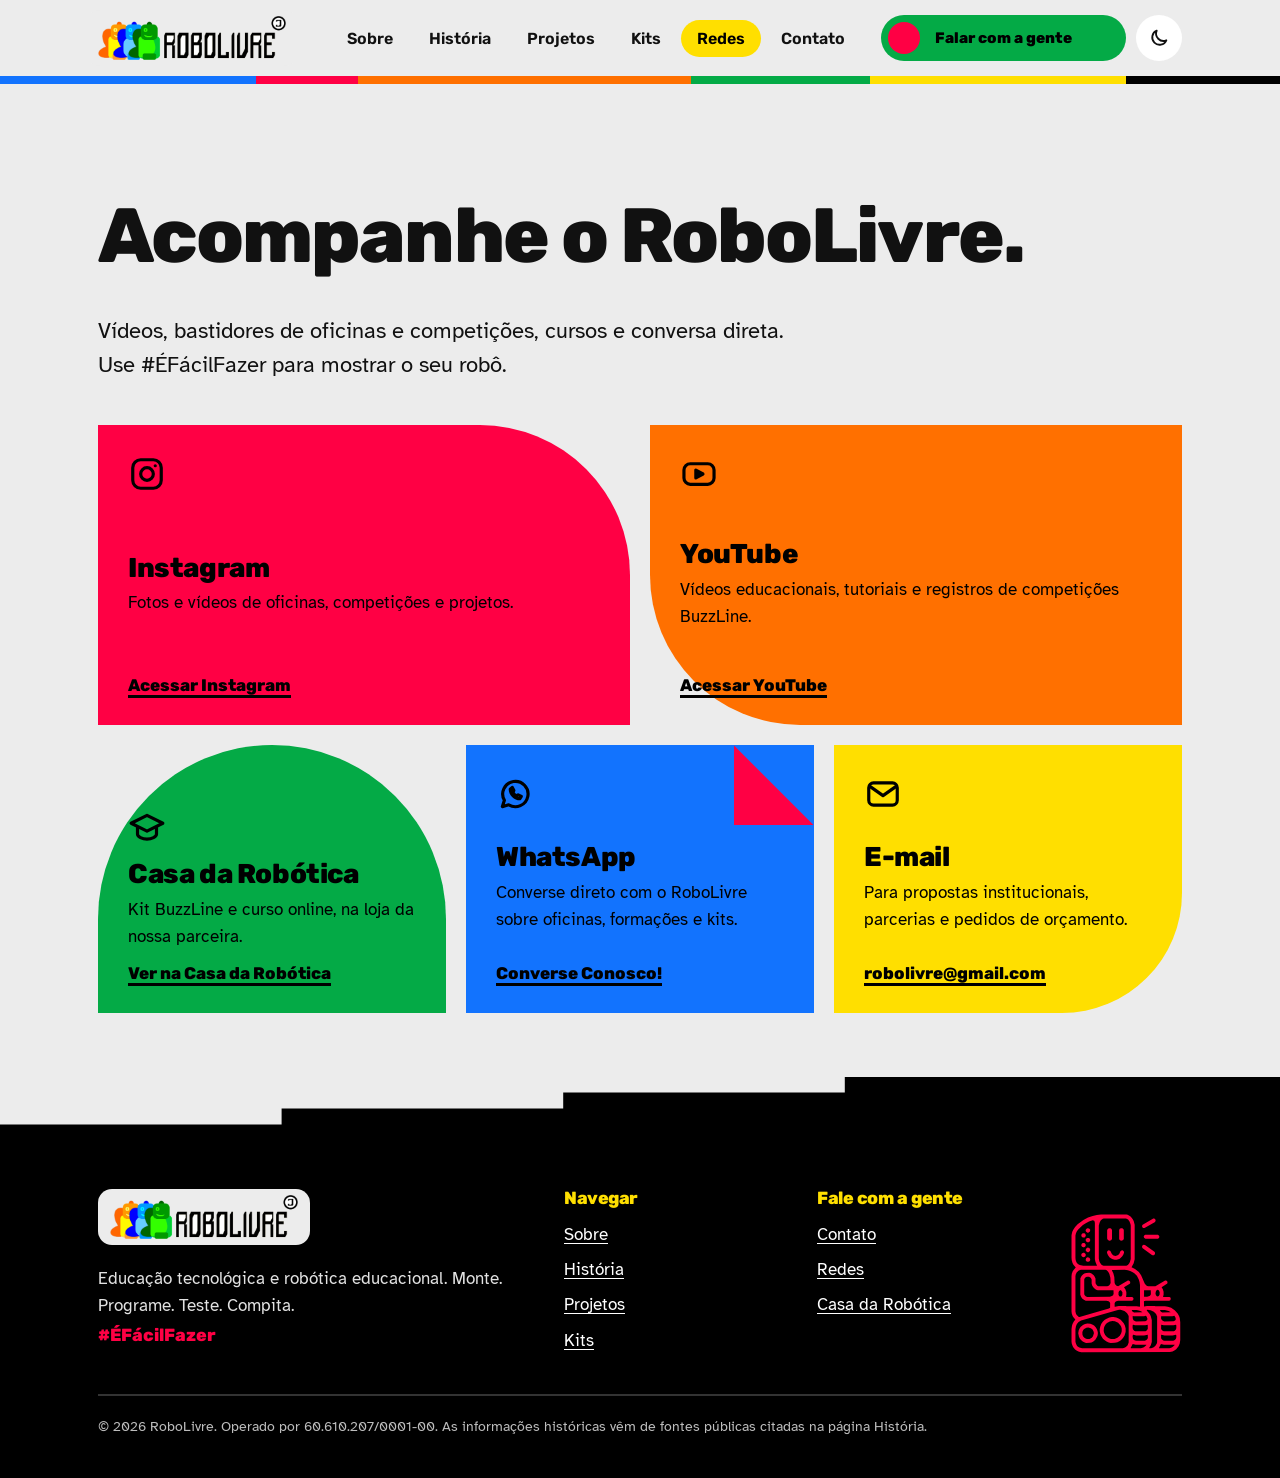
<file: redes.html>
<!doctype html><html lang="pt-BR"><head><meta charset="utf-8"><meta name="viewport" content="width=device-width, initial-scale=1"><meta name="description" content="Redes | RoboLivre"><title>Redes | RoboLivre</title>
<link rel="preconnect" href="https://fonts.googleapis.com"><link rel="preconnect" href="https://fonts.gstatic.com" crossorigin><link href="https://fonts.googleapis.com/css2?family=Atkinson+Hyperlegible:wght@400;700&family=Rubik:wght@500;700;800;900&display=swap" rel="stylesheet"><link rel="stylesheet" href="css/styles.css"></head><body>
<a class="skip" href="#main" id="skip">Ir para o conteúdo</a><svg width="0" height="0" style="position:absolute" aria-hidden="true" focusable="false">
  <defs>
    <g id="wm"><path d="M1699.0 339.2 1682.0 339.4 1665.0 336.2 1648.0 329.3 1636.0 321.5 1623.5 309.0 1614.7 296.0 1607.8 280.0 1603.5 257.0 1603.5 117.0 1607.8 94.0 1613.7 80.0 1620.0 69.7 1638.7 51.0 1660.0 39.8 1676.0 35.6 1688.0 34.5 1704.0 35.6 1723.0 40.8 1735.0 46.8 1747.0 55.5 1755.5 64.0 1765.3 78.0 1774.2 100.0 1776.5 114.0 1776.0 218.8 1673.0 219.5 1670.6 221.0 1670.8 260.0 1674.5 268.0 1680.0 273.2 1685.0 275.2 1695.0 275.4 1701.0 272.5 1706.2 267.0 1712.0 251.6 1775.0 251.5 1777.0 253.0 1775.4 268.0 1770.2 286.0 1764.2 298.0 1756.5 309.0 1746.0 319.5 1730.0 330.2 1715.0 336.2ZM364.0 342.2 346.0 342.4 329.0 339.2 314.0 333.2 298.0 322.5 284.5 308.0 277.7 297.0 271.8 283.0 267.6 263.0 267.5 118.0 272.8 92.0 283.8 71.0 299.0 54.5 310.0 46.8 320.0 41.8 344.0 35.6 365.0 35.6 377.0 37.8 391.0 42.7 408.3 53.0 418.5 62.0 430.2 78.0 436.2 91.0 441.4 111.0 442.5 129.0 442.5 259.0 437.2 285.0 426.0 306.3 409.3 324.0 395.0 333.2 386.0 337.2ZM752.0 342.2 737.0 342.4 720.0 339.2 703.0 332.3 691.0 324.5 677.5 311.0 667.8 296.0 661.8 281.0 658.5 265.0 658.5 114.0 662.8 94.0 673.8 72.0 684.6 59.0 691.0 53.5 699.0 47.8 711.0 41.8 723.0 37.8 736.0 35.5 755.0 35.6 771.0 38.8 786.0 44.8 802.0 55.5 815.5 70.0 822.3 81.0 829.2 98.0 832.5 116.0 832.5 261.0 831.2 271.0 826.2 288.0 820.2 300.0 812.5 311.0 795.3 327.0 776.0 337.2 765.0 340.4ZM265.0 338.4 195.0 337.9 157.2 245.0 155.0 241.9 152.0 241.5 147.0 241.6 145.5 244.0 145.0 337.8 80.0 337.8 79.4 102.0 77.0 100.5 31.0 99.8 31.2 37.0 95.8 37.0 96.5 81.0 98.0 83.4 128.0 82.8 128.5 39.0 130.0 36.6 182.0 36.5 193.0 38.8 204.0 42.7 218.0 50.8 235.0 67.7 245.2 87.0 249.4 105.0 249.4 174.0 246.2 188.0 241.2 200.0 233.5 212.0 220.6 226.0 266.2 336.0ZM564.0 338.2 475.0 338.5 472.6 337.0 472.5 40.0 474.0 36.6 567.0 36.5 583.0 39.8 600.0 46.8 611.5 55.0 619.5 63.0 627.2 74.0 634.2 90.0 637.5 110.0 636.4 145.0 630.2 165.0 622.6 179.0 633.2 197.0 639.4 219.0 639.5 267.0 637.2 279.0 628.2 300.0 618.0 313.3 610.0 320.5 598.0 328.2 587.0 333.2ZM1019.0 338.1 856.0 338.5 851.9 337.0 851.5 287.0 854.6 269.0 899.2 131.0 909.4 83.0 912.5 39.0 914.0 36.6 977.0 36.5 978.8 37.0 979.5 39.0 979.5 57.0 977.4 80.0 969.2 126.0 955.2 176.0 922.6 273.0 925.0 274.5 1019.8 275.0 1020.5 335.0ZM1072.0 138.2 1059.0 138.5 1052.0 137.2 1038.0 131.2 1030.7 126.0 1020.8 114.0 1016.8 106.0 1013.6 94.0 1014.8 75.0 1022.0 58.7 1036.0 44.8 1046.0 39.8 1057.0 36.6 1078.0 37.8 1087.0 41.3 1096.3 47.0 1104.5 55.0 1109.2 62.0 1115.4 80.0 1115.2 96.0 1113.2 104.0 1107.0 116.3 1098.0 126.5 1091.0 131.2 1083.0 135.2ZM1278.0 338.1 1198.0 338.5 1195.5 337.0 1148.6 172.0 1148.5 42.0 1150.7 39.0 1209.0 38.5 1213.4 41.0 1213.6 164.0 1237.0 257.6 1245.2 229.0 1291.0 40.2 1354.0 39.5 1357.4 41.0 1281.2 330.0ZM1478.0 339.4 1417.0 339.5 1414.6 338.0 1414.5 42.0 1415.1 40.0 1418.0 38.6 1503.0 38.5 1517.0 39.6 1536.0 44.8 1552.3 54.0 1567.0 68.7 1576.2 84.0 1582.4 106.0 1582.5 174.0 1581.2 182.0 1572.2 205.0 1565.5 215.0 1553.9 228.0 1595.2 327.0 1598.6 338.0 1528.8 338.0 1491.3 246.0 1489.0 242.9 1483.0 242.5 1480.2 243.0 1479.5 245.0 1479.5 337.0ZM363.5 325.0 374.0 323.2 385.0 319.2 399.0 310.5 410.2 299.0 416.2 290.0 421.2 279.0 425.5 258.0 425.5 117.0 423.2 104.0 417.3 89.0 409.5 77.0 400.0 67.5 390.0 60.7 373.0 53.8 351.0 51.5 337.0 53.6 327.0 56.8 313.0 64.8 301.5 75.0 289.8 94.0 284.5 114.0 284.6 203.0 289.0 204.5 315.0 204.5 317.4 203.0 318.6 115.0 321.8 104.0 326.0 96.7 337.0 86.8 349.0 82.6 360.0 82.6 372.0 86.8 379.0 91.7 387.2 103.0 391.4 122.0 391.5 259.0 389.2 270.0 383.0 281.5 376.3 288.0 367.0 293.2 352.0 295.4 343.0 293.2 335.0 289.2 325.0 279.3 319.8 269.0 317.5 255.0 317.5 224.0 317.0 222.2 315.0 221.5 285.0 222.2 284.5 260.0 287.8 277.0 292.7 289.0 301.5 302.0 310.0 310.5 322.0 318.2 335.0 323.2 347.0 325.4ZM756.5 325.0 774.0 320.2 790.0 310.5 801.2 299.0 808.3 288.0 813.2 276.0 816.5 257.0 816.4 119.0 814.2 105.0 810.3 94.0 803.0 80.7 792.0 68.5 783.0 61.8 764.0 53.8 751.0 51.6 739.0 51.6 720.0 55.8 711.0 59.8 701.0 66.5 689.8 78.0 682.7 89.0 677.8 101.0 674.5 119.0 675.6 265.0 679.8 281.0 685.8 293.0 690.5 300.0 702.7 312.0 717.0 320.2 730.0 324.2 740.0 325.5ZM1692.5 323.0 1701.0 322.4 1714.0 319.2 1725.0 314.2 1736.0 306.5 1749.2 291.0 1758.0 270.0 1756.0 268.5 1725.0 268.6 1715.4 282.0 1710.3 286.0 1700.0 291.2 1693.0 292.5 1686.0 292.4 1673.0 288.2 1668.0 284.5 1658.8 274.0 1653.5 256.0 1653.5 118.0 1655.8 107.0 1661.5 96.0 1669.0 88.5 1675.0 84.8 1686.0 81.6 1693.0 81.5 1707.0 85.8 1713.3 90.0 1719.0 96.7 1725.2 111.0 1726.5 121.0 1726.5 150.0 1728.0 152.4 1760.0 151.8 1760.5 119.0 1758.4 105.0 1755.2 95.0 1746.2 79.0 1737.0 68.5 1721.0 57.8 1710.0 53.8 1700.0 51.6 1680.0 51.5 1659.0 57.8 1644.0 67.5 1637.5 74.0 1629.8 85.0 1621.8 105.0 1619.5 122.0 1620.5 262.0 1623.8 276.0 1630.8 291.0 1645.0 307.5 1655.0 314.3 1672.0 321.2ZM78.8 84.0 79.0 53.2 48.2 53.0 48.0 83.8ZM240.6 321.0 239.2 315.0 199.7 220.0 213.0 209.5 221.0 200.3 227.2 190.0 231.4 177.0 233.5 112.0 232.2 102.0 228.2 89.0 215.5 70.0 203.0 60.8 195.0 56.8 177.0 52.6 147.0 52.6 145.5 55.0 146.2 83.0 173.0 83.6 182.0 85.8 192.0 92.5 198.2 102.0 200.5 129.0 200.5 166.0 199.2 173.0 193.0 184.5 181.0 192.2 175.0 193.5 129.2 193.0 128.4 102.0 126.0 100.5 97.2 101.0 96.6 271.0 99.0 272.5 128.0 271.8 129.2 225.0 166.0 224.6 169.2 229.0 206.0 320.3 209.0 321.5ZM564.5 321.0 575.0 319.2 586.0 315.2 600.0 306.5 613.2 292.0 617.2 285.0 621.2 273.0 622.5 265.0 622.5 221.0 621.4 215.0 615.2 199.0 600.9 180.0 614.7 159.0 620.4 141.0 620.5 106.0 619.2 98.0 613.3 83.0 606.5 73.0 596.3 64.0 585.0 57.8 563.0 52.5 491.0 52.6 489.5 56.0 489.6 320.0 492.0 321.5ZM1003.8 321.0 1004.5 294.0 1003.0 291.6 904.0 291.5 901.6 290.0 911.8 251.0 945.2 153.0 957.4 103.0 961.4 77.0 961.8 53.0 930.0 52.6 928.6 54.0 927.6 61.0 927.4 71.0 923.4 98.0 917.2 127.0 907.2 162.0 879.8 241.0 869.8 276.0 867.5 290.0 867.6 320.0 871.0 321.5ZM1068.5 122.0 1080.0 118.7 1090.5 111.0 1098.2 97.0 1099.4 83.0 1094.2 69.0 1087.0 60.5 1074.0 53.8 1061.0 52.6 1048.0 56.7 1038.5 64.0 1031.8 76.0 1029.6 84.0 1029.6 91.0 1033.3 103.0 1040.7 113.0 1048.0 118.2 1056.0 121.2ZM1265.2 322.0 1267.2 319.0 1336.3 57.0 1335.0 55.6 1331.0 55.5 1307.0 55.5 1303.9 57.0 1247.1 290.0 1243.0 292.4 1232.0 292.5 1227.6 290.0 1197.6 168.0 1197.4 57.0 1195.0 55.5 1166.0 55.6 1164.5 58.0 1164.6 168.0 1207.9 321.0 1211.0 322.5ZM1461.2 323.0 1462.5 320.0 1462.5 229.0 1463.0 226.8 1466.0 225.5 1498.0 225.5 1501.0 226.7 1540.0 321.4 1543.0 322.5 1571.0 322.5 1574.3 321.0 1533.6 222.0 1552.0 205.3 1557.2 198.0 1564.2 182.0 1566.5 170.0 1566.5 111.0 1565.4 104.0 1562.0 92.6 1553.0 77.5 1539.0 64.8 1527.0 58.8 1519.0 56.6 1513.0 55.5 1434.0 55.5 1430.6 57.0 1430.6 321.0 1433.0 323.4ZM753.0 294.2 740.0 294.5 734.0 293.2 721.0 285.5 712.8 275.0 708.5 258.0 708.5 123.0 709.6 113.0 714.8 100.0 723.5 90.0 730.0 85.8 742.0 82.5 756.0 83.8 768.0 90.5 777.2 102.0 781.5 117.0 781.4 262.0 778.3 273.0 770.0 285.3 765.0 289.2ZM561.0 165.2 525.0 165.5 521.9 164.0 521.5 87.0 523.0 83.9 559.0 83.5 567.0 84.8 578.0 90.5 586.2 101.0 588.5 110.0 588.5 139.0 587.2 145.0 582.2 154.0 577.3 159.0 572.0 162.2ZM1512.0 194.2 1465.0 194.5 1462.6 193.0 1462.5 89.0 1464.0 86.6 1509.0 86.5 1515.0 87.8 1521.3 91.0 1526.5 96.0 1532.2 105.0 1533.5 112.0 1533.4 171.0 1532.0 176.4 1526.5 186.0 1518.0 192.2ZM1708.8 152.0 1709.5 117.0 1707.2 109.0 1701.0 101.5 1696.0 98.8 1689.0 97.6 1680.0 100.8 1673.8 107.0 1670.6 115.0 1671.0 151.8ZM356.5 278.0 365.0 275.2 369.5 271.0 373.2 264.0 374.4 258.0 374.5 119.0 373.0 112.6 367.5 104.0 361.0 99.8 354.0 98.5 347.0 100.7 341.0 104.7 336.8 111.0 334.6 119.0 335.5 261.0 337.8 268.0 341.7 273.0 349.0 277.2ZM749.5 278.0 756.0 275.2 760.5 271.0 765.4 259.0 765.5 120.0 763.2 111.0 759.0 104.5 752.0 99.8 745.0 98.5 734.0 102.5 728.0 109.7 725.6 116.0 725.5 259.0 728.8 269.0 734.0 274.5 744.0 278.4ZM175.4 176.0 180.4 173.0 183.4 166.0 183.2 109.0 180.0 103.6 174.0 100.6 147.0 100.6 145.5 103.0 145.6 175.0 148.0 176.5ZM559.5 148.0 566.0 146.2 571.2 140.0 572.5 134.0 572.5 115.0 571.2 108.0 568.3 104.0 562.0 100.8 540.0 100.6 538.5 103.0 538.9 147.0 542.0 148.5ZM1508.5 178.0 1514.5 174.0 1517.4 167.0 1517.5 115.0 1516.2 110.0 1512.3 105.0 1506.0 102.6 1481.0 102.6 1479.5 105.0 1479.6 177.0 1482.0 178.5ZM1114.0 338.1 1052.0 338.5 1048.9 337.0 1048.4 210.0 1046.0 207.6 1014.0 206.8 1014.2 145.0 1115.0 145.2 1115.5 334.0ZM1098.8 321.0 1099.4 163.0 1097.0 161.5 1031.0 161.6 1029.5 164.0 1030.2 191.0 1062.0 191.5 1064.4 193.0 1064.6 320.0 1067.0 321.5ZM1708.8 203.0 1708.8 169.0 1674.0 168.5 1671.0 169.8 1670.5 200.0 1671.8 203.0ZM1759.8 202.0 1760.0 169.8 1757.0 168.5 1727.2 169.0 1727.0 201.8ZM563.0 290.2 524.0 290.5 521.6 289.0 521.5 199.0 523.0 195.9 559.0 195.5 569.0 197.8 578.5 204.0 587.2 216.0 589.5 223.0 589.2 266.0 585.2 275.0 578.0 283.5 572.0 287.2ZM561.5 273.0 569.0 268.5 572.4 262.0 573.5 232.0 572.2 224.0 569.5 219.0 563.0 213.8 557.0 212.5 540.0 212.6 538.5 215.0 538.6 272.0 541.0 273.5ZM1361.0 339.2 1353.0 339.4 1336.0 335.2 1321.7 326.0 1312.8 315.0 1305.6 296.0 1305.5 281.0 1306.8 275.0 1315.5 257.0 1325.0 247.5 1334.0 241.8 1342.0 238.8 1354.0 236.6 1371.0 238.8 1388.0 247.5 1396.5 256.0 1401.2 263.0 1407.4 282.0 1407.4 294.0 1405.2 304.0 1396.5 320.0 1388.0 328.5 1379.0 334.2ZM1364.5 322.0 1377.3 316.0 1386.2 306.0 1389.2 300.0 1391.4 290.0 1390.4 281.0 1386.2 270.0 1378.0 260.8 1367.0 254.8 1350.0 253.6 1339.0 257.8 1328.0 267.7 1322.8 279.0 1321.6 292.0 1325.8 305.0 1336.0 316.2 1350.0 322.4ZM127.8 321.0 128.0 290.2 97.2 290.0 97.0 320.8Z" fill-rule="evenodd"/></g>
    <g id="boli"><path d="M447.0 619.2 65.0 619.5 55.0 617.2 46.0 613.2 38.0 607.5 30.8 599.0 27.8 594.0 23.8 583.0 22.5 574.0 22.5 519.0 24.5 505.0 26.8 498.0 31.8 488.0 39.1 478.0 32.5 471.0 27.8 464.0 23.8 453.0 22.5 444.0 22.5 291.0 23.8 281.0 27.8 270.0 32.5 263.0 40.8 254.0 30.8 242.0 26.8 234.0 23.5 222.0 22.5 210.0 22.5 114.0 25.8 99.0 30.8 89.0 38.0 78.7 49.0 66.5 74.0 47.8 94.0 37.8 114.0 30.8 132.0 26.5 150.0 24.5 260.0 24.5 265.0 25.8 276.3 32.0 281.5 37.0 287.2 45.0 291.2 53.0 295.5 69.0 295.5 218.0 291.2 235.0 281.9 252.0 297.0 259.8 313.5 273.0 323.3 287.0 338.8 323.0 344.0 329.5 349.0 333.2 355.0 334.5 385.0 334.2 427.0 309.8 431.0 309.8 435.0 311.9 437.5 316.0 436.5 323.0 411.9 339.0 417.2 348.0 420.5 358.0 420.5 371.0 418.0 379.5 420.0 380.5 444.0 380.5 449.0 382.5 451.5 387.0 450.2 394.0 445.0 397.5 344.0 397.5 337.0 398.6 335.5 401.0 336.0 421.9 349.0 419.5 381.0 419.5 386.0 420.5 426.0 420.5 439.0 422.8 453.0 427.8 468.5 438.0 481.2 452.0 487.2 463.0 490.2 472.0 492.5 490.0 492.5 567.0 490.2 582.0 485.2 594.0 475.0 606.5 469.0 611.2 459.0 616.2ZM259.5 246.0 266.0 242.5 272.2 235.0 275.2 229.0 278.5 217.0 278.5 72.0 277.2 65.0 273.2 55.0 267.0 46.5 258.0 41.5 162.0 41.5 158.0 42.7 152.0 46.9 147.8 52.0 143.8 60.0 140.5 72.0 140.5 215.0 142.8 226.0 145.8 233.0 153.0 242.5 161.0 246.5ZM338.0 83.2 332.0 82.3 327.8 78.0 327.8 72.0 330.0 68.5 376.0 41.8 380.0 41.8 384.5 45.0 386.2 51.0 385.2 54.0 382.0 57.5ZM132.8 246.0 125.8 229.0 123.5 218.0 123.5 61.0 122.2 55.0 120.5 52.0 114.0 49.8 98.0 54.8 84.0 61.8 71.7 70.0 51.5 89.0 45.8 97.0 41.8 105.0 39.5 115.0 39.5 211.0 40.5 221.0 43.8 231.0 50.0 238.5 58.0 243.2 73.0 246.5ZM95.0 103.2 92.0 103.2 87.0 100.5 84.8 98.0 83.5 94.0 83.8 91.0 85.5 88.0 89.0 84.8 92.0 83.5 98.3 85.0 102.0 88.7 103.5 92.0 102.0 98.3ZM191.0 137.2 185.0 137.5 182.0 136.2 178.0 132.3 176.5 128.0 176.5 93.0 179.0 86.7 184.0 83.5 190.0 83.5 193.0 84.8 195.2 87.0 197.5 92.0 197.5 129.0 195.0 134.3ZM242.0 137.2 236.0 137.5 233.0 136.2 230.0 133.3 228.5 130.0 228.5 91.0 231.0 86.5 236.0 83.5 241.0 83.5 244.0 84.8 247.0 87.7 248.5 91.0 248.5 130.0 246.5 134.0ZM78.0 124.2 71.0 124.2 65.8 120.0 64.8 113.0 67.0 108.7 71.0 105.8 78.0 105.8 81.3 108.0 83.2 111.0 84.4 115.0 83.2 119.0 81.0 122.5ZM396.0 129.2 342.0 129.5 336.0 125.3 334.5 120.0 336.5 115.0 341.0 112.5 396.0 112.5 400.0 114.7 402.4 121.0 400.5 126.0ZM97.0 144.2 91.0 144.5 88.0 143.2 83.8 137.0 83.8 133.0 85.8 129.0 90.0 125.8 97.0 125.8 101.0 128.7 103.2 133.0 103.2 137.0 101.2 141.0ZM77.0 166.2 73.0 166.5 68.0 164.2 64.8 159.0 65.8 152.0 71.0 147.8 77.0 147.5 80.0 148.8 84.2 155.0 83.2 161.0 81.0 164.1ZM379.0 200.2 373.0 200.5 370.0 199.2 330.0 170.5 327.5 166.0 327.5 162.0 329.0 158.7 334.0 155.5 340.0 156.8 381.0 185.9 383.2 189.0 383.4 195.0ZM96.0 187.2 92.0 187.5 88.7 186.0 84.8 182.0 83.6 178.0 85.5 172.0 89.0 168.8 93.0 167.6 99.0 169.5 102.2 173.0 103.5 177.0 102.0 182.3ZM217.0 220.2 209.0 220.5 198.0 217.2 187.5 210.0 181.8 203.0 177.8 195.0 175.6 188.0 178.0 182.5 183.0 179.5 189.0 180.8 191.2 183.0 195.8 193.0 200.0 198.5 204.0 201.2 213.0 203.5 219.0 202.2 224.0 199.5 229.2 194.0 233.8 183.0 238.0 179.8 243.0 179.5 247.0 181.9 249.2 186.0 249.5 189.0 247.2 196.0 242.0 205.3 231.0 215.2 225.0 218.2ZM75.0 209.2 69.0 207.5 65.8 204.0 64.5 200.0 64.8 197.0 67.0 192.7 73.0 189.5 77.0 189.8 80.0 191.5 83.2 195.0 84.4 199.0 82.5 205.0 80.0 207.2ZM95.0 229.2 92.0 229.2 88.0 227.5 84.8 224.0 83.6 220.0 85.5 214.0 89.0 210.8 93.0 209.6 99.0 211.5 102.2 215.0 103.5 219.0 103.2 222.0 101.5 225.0 98.3 228.0ZM57.5 467.0 184.0 431.2 189.2 427.0 189.5 408.0 187.0 402.7 183.0 399.8 173.0 397.5 84.0 397.2 76.0 393.2 68.5 387.0 63.8 380.0 60.5 371.0 60.8 300.0 65.8 290.0 72.0 283.5 78.0 279.7 86.0 276.8 99.0 276.5 104.0 277.8 109.0 279.8 118.5 287.0 122.2 292.0 126.2 301.0 126.5 321.0 127.8 325.0 135.0 333.2 139.0 334.5 176.0 334.5 181.0 333.2 186.0 330.5 190.2 324.0 191.5 319.0 190.5 298.0 186.2 282.0 182.2 274.0 178.0 268.5 173.0 264.8 168.0 263.5 63.0 263.5 54.0 266.8 44.8 275.0 40.8 284.0 39.5 291.0 39.5 444.0 41.8 453.0 45.0 459.3 54.0 467.2ZM317.5 423.0 318.5 421.0 318.5 329.0 316.5 316.0 313.2 305.0 305.0 289.7 294.0 278.5 287.0 273.8 276.0 268.8 266.0 265.8 252.0 263.5 197.8 264.0 197.3 266.0 203.2 278.0 207.5 295.0 208.8 320.0 211.8 327.0 217.0 332.2 224.0 334.2 266.0 309.8 270.0 309.8 275.5 314.0 276.5 320.0 274.5 324.0 251.0 338.3 249.7 340.0 255.3 348.0 259.5 359.0 259.5 373.0 257.6 379.0 260.0 380.5 284.0 380.8 288.3 383.0 290.5 387.0 289.2 394.0 284.0 397.5 224.0 397.5 216.0 399.8 211.5 403.0 208.8 408.0 209.0 422.9 211.0 423.4 227.0 419.5 256.0 419.5 262.0 420.5 304.0 420.5ZM188.5 380.0 197.0 377.2 202.2 373.0 204.5 367.0 203.9 352.0 136.0 351.5 129.0 349.2 123.0 345.5 116.5 339.0 111.8 331.0 109.5 323.0 109.5 305.0 105.5 298.0 98.0 293.8 89.0 293.5 83.7 296.0 79.0 300.7 77.5 305.0 77.5 368.0 78.8 372.0 83.7 378.0 90.0 380.5ZM397.5 378.0 400.2 376.0 403.2 370.0 403.5 360.0 400.5 353.0 395.0 349.6 391.7 351.0 388.8 354.0 386.8 358.0 385.5 366.0 386.8 371.0 390.0 376.5 394.0 378.7ZM237.3 379.0 242.2 372.0 242.5 361.0 238.0 353.5 236.0 351.8 233.0 351.6 228.5 355.0 225.8 360.0 225.5 371.0 227.8 376.0 230.7 379.0ZM349.5 380.0 360.0 376.2 364.2 372.0 365.5 368.0 364.9 352.0 336.0 352.1 336.0 379.9ZM244.5 602.0 254.0 599.2 261.0 594.1 265.2 589.0 269.5 578.0 269.5 463.0 263.5 452.0 258.0 446.5 251.0 441.8 235.0 436.5 228.0 436.5 219.0 438.8 64.0 482.8 53.0 489.5 45.8 498.0 41.8 507.0 39.5 520.0 39.5 573.0 40.8 580.0 44.8 589.0 49.0 594.5 56.0 599.2 68.0 602.5ZM366.5 602.0 376.0 599.3 384.5 593.0 391.2 582.0 392.5 576.0 392.5 465.0 388.0 454.7 378.0 444.8 364.0 437.8 351.0 436.5 348.0 437.7 347.7 439.0 361.2 456.0 365.2 464.0 369.5 480.0 369.5 575.0 365.2 589.0 357.9 601.0 359.0 602.4ZM328.2 447.0 328.0 445.9 320.0 441.8 309.0 438.5 302.0 437.5 285.0 437.5 282.6 439.0 287.0 444.5 293.0 447.5ZM450.2 447.0 450.0 445.9 442.0 441.8 426.0 437.5 407.0 437.5 404.9 439.0 409.0 444.5 415.0 447.5ZM463.5 486.0 470.0 482.5 473.4 477.0 471.2 469.0 467.0 462.1 458.0 464.5 411.0 463.9 409.6 465.0 409.8 475.0 413.9 482.0 419.0 485.2 424.0 486.5ZM341.5 486.0 348.5 481.0 350.9 476.0 348.3 468.0 346.0 463.7 344.0 462.2 336.0 464.5 292.0 464.5 288.0 463.6 286.6 465.0 287.8 476.0 290.5 481.0 296.0 485.2 301.0 486.5ZM210.0 579.2 192.0 579.5 183.0 577.2 174.0 573.2 164.7 567.0 158.5 561.0 152.8 553.0 147.8 543.0 144.5 529.0 144.5 519.0 146.8 508.0 150.8 498.0 157.5 488.0 165.0 480.5 172.0 475.8 186.0 469.8 197.0 467.5 204.0 467.5 216.0 469.8 226.0 473.8 235.0 479.5 248.2 494.0 253.2 504.0 256.5 517.0 256.5 531.0 255.2 537.0 251.3 548.0 245.0 558.3 236.0 567.5 229.0 572.2 221.0 576.2ZM208.5 562.0 221.0 557.2 231.2 548.0 237.2 538.0 239.5 529.0 239.5 518.0 237.2 510.0 234.2 504.0 224.0 492.5 210.0 485.8 199.0 484.5 188.0 486.8 182.0 489.7 176.0 493.5 170.5 499.0 165.8 506.0 162.8 514.0 161.5 528.0 163.8 537.0 167.8 545.0 175.7 554.0 184.0 559.2 193.0 562.2ZM102.0 579.2 87.0 579.5 82.0 578.2 71.0 573.2 66.0 569.5 58.8 561.0 54.8 553.0 51.6 538.0 53.8 525.0 56.8 518.0 61.5 511.0 72.0 501.8 81.0 497.8 91.0 495.5 104.0 496.8 112.0 499.7 120.0 504.5 127.0 511.7 132.3 520.0 135.2 529.0 136.5 537.0 135.5 546.0 133.2 553.0 125.5 566.0 117.0 573.2 109.0 577.2ZM342.5 529.0 348.5 525.0 352.2 518.0 351.9 501.0 341.0 503.5 297.0 503.5 289.0 500.9 286.8 503.0 286.5 513.0 287.8 520.0 293.0 526.5 298.0 529.2ZM464.5 529.0 469.0 526.5 474.2 520.0 475.5 515.0 475.5 504.0 474.0 500.9 463.0 503.5 421.0 503.5 410.0 501.2 409.8 518.0 412.5 524.0 418.0 528.3 422.0 529.5ZM100.5 562.0 110.3 557.0 115.2 551.0 119.4 538.0 118.2 531.0 113.5 522.0 106.0 515.8 95.0 512.5 87.0 513.8 79.0 517.8 73.8 523.0 69.5 532.0 69.8 544.0 73.0 551.3 77.0 556.5 81.0 559.2 89.0 562.5ZM339.5 570.0 346.3 567.0 351.2 561.0 352.5 557.0 352.0 544.2 336.0 547.5 302.0 547.5 290.0 544.5 287.7 545.0 286.5 552.0 287.8 560.0 291.0 565.3 297.0 569.2 303.0 570.5ZM461.5 570.0 465.0 569.2 470.3 566.0 474.2 560.0 475.5 555.0 475.5 547.0 474.0 544.2 459.0 547.5 425.0 547.5 411.0 543.9 409.6 545.0 409.8 559.0 412.5 564.0 419.0 569.2 425.0 570.5ZM322.5 602.0 333.0 599.2 338.0 596.2 345.5 589.0 346.1 587.0 300.0 587.5 287.0 583.6 277.9 601.0 280.0 602.5ZM445.5 602.0 453.0 600.2 459.0 597.2 466.5 591.0 468.7 587.0 422.0 587.5 409.0 583.9 400.4 601.0 401.0 602.3 403.0 602.5Z" fill-rule="evenodd"/></g>
  </defs>
</svg><header class="hdr" id="hdr"><div class="wrap hdr__in">
<a class="brand" href="index.html" aria-label="RoboLivre, página inicial"><img src="assets/logo-robolivre.png" alt="RoboLivre" width="188" height="44"></a>
<nav class="nav" id="nav" aria-label="Principal"><a href="sobre.html">Sobre</a><a href="historia.html">História</a><a href="projetos.html">Projetos</a><a href="kits.html">Kits</a><a href="redes.html" aria-current="page">Redes</a><a href="contato.html">Contato</a></nav>
<div class="hdr__act"><a class="btn btn--sm hdr__cta" href="contato.html">Falar com a gente</a>
<button class="icon-btn" id="themeBtn" type="button" aria-label="Alternar tema claro e escuro"></button>
<button class="icon-btn menu-btn" id="menuBtn" type="button" aria-expanded="false" aria-controls="nav" aria-label="Abrir menu"><svg viewBox="0 0 24 24" fill="none" stroke="currentColor" stroke-width="2.6" stroke-linecap="round" aria-hidden="true"><path d="M4 7h16M4 12h16M4 17h16"/></svg></button>
</div></div></header><main id="main" tabindex="-1">
<section class="sec">
  <div class="wrap">
    <h1>Acompanhe o RoboLivre.</h1>
    <p class="lead">Vídeos, bastidores de oficinas e competições, cursos e conversa direta. Use #ÉFácilFazer para mostrar o seu robô.</p>
    <div class="socs">
      <a class="soc c soc--big soc--pink" href="https://www.instagram.com/robolivre" target="_blank" rel="noopener noreferrer">
        <svg viewBox="0 0 24 24" width="28" height="28" fill="none" stroke="currentColor" stroke-width="2" stroke-linecap="round" stroke-linejoin="round" aria-hidden="true"><rect x="3" y="3" width="18" height="18" rx="5"/><circle cx="12" cy="12" r="4"/><circle cx="17.2" cy="6.8" r="1" fill="currentColor" stroke="none"/></svg>
        <div><h3>Instagram</h3><p>Fotos e vídeos de oficinas, competições e projetos.</p></div>
        <span class="soc__go">Acessar Instagram</span>
      </a>
      <a class="soc c soc--big soc--orange" href="https://www.youtube.com/@Rob%C3%B4LivreRBL" target="_blank" rel="noopener noreferrer">
        <svg viewBox="0 0 24 24" width="28" height="28" fill="none" stroke="currentColor" stroke-width="2" stroke-linecap="round" stroke-linejoin="round" aria-hidden="true"><rect x="2.5" y="5.5" width="19" height="13" rx="4"/><path d="M10 9.5v5l4.5-2.5z" fill="currentColor"/></svg>
        <div><h3>YouTube</h3><p>Vídeos educacionais, tutoriais e registros de competições BuzzLine.</p></div>
        <span class="soc__go">Acessar YouTube</span>
      </a>
      <a class="soc c soc--green" href="https://www.casadarobotica.com/byparceiros/kit-buzz-line" target="_blank" rel="noopener noreferrer">
        <svg viewBox="0 0 24 24" width="28" height="28" fill="none" stroke="currentColor" stroke-width="2" stroke-linecap="round" stroke-linejoin="round" aria-hidden="true"><path d="M2 9l10-5 10 5-10 5z"/><path d="M6 11.5V16c0 1.5 3 3 6 3s6-1.5 6-3v-4.5"/></svg>
        <div><h3>Casa da Robótica</h3><p>Kit BuzzLine e curso online, na loja da nossa parceira.</p></div>
        <span class="soc__go">Ver na Casa da Robótica</span>
      </a>
      <a class="soc c soc--blue" href="https://wa.me/081983112674" target="_blank" rel="noopener noreferrer">
        <svg viewBox="0 0 24 24" width="28" height="28" fill="none" stroke="currentColor" stroke-width="2" stroke-linecap="round" stroke-linejoin="round" aria-hidden="true"><path d="M4 20l1.3-4A8 8 0 1 1 8 18.8z"/><path d="M9 9c0 3 3 6 6 6l1-1.5-2-1-1 .7c-1-.4-2-1.4-2.4-2.4l.7-1-1-2z"/></svg>
        <div><h3>WhatsApp</h3><p>Converse direto com o RoboLivre sobre oficinas, formações e kits.</p></div>
        <span class="soc__go">Converse Conosco!</span>
      </a>
      <a class="soc c soc--yellow" href="mailto:robolivre@gmail.com">
        <svg viewBox="0 0 24 24" width="28" height="28" fill="none" stroke="currentColor" stroke-width="2" stroke-linecap="round" stroke-linejoin="round" aria-hidden="true"><rect x="3" y="5" width="18" height="14" rx="3"/><path d="M3.5 7l8.5 6 8.5-6"/></svg>
        <div><h3>E-mail</h3><p>Para propostas institucionais, parcerias e pedidos de orçamento.</p></div>
        <span class="soc__go">robolivre@gmail.com</span>
      </a>
    </div>
  </div>
</section></main><footer class="ftr" id="footer"><div class="wrap"><div class="ftr__grid">
<div><a class="brand" href="index.html" aria-label="RoboLivre, página inicial"><img src="assets/logo-robolivre.png" alt="RoboLivre" width="188" height="44" style="display:block;height:44px;width:auto"></a><p class="tagline">Educação tecnológica e robótica educacional. Monte. Programe. Teste. Compita.</p><p class="hash">#ÉFácilFazer</p></div>
<div><h2>Navegar</h2><ul><li><a href="sobre.html">Sobre</a></li><li><a href="historia.html">História</a></li><li><a href="projetos.html">Projetos</a></li><li><a href="kits.html">Kits</a></li></ul></div>
<div><h2>Fale com a gente</h2><ul><li><a href="contato.html">Contato</a></li><li><a href="redes.html">Redes</a></li><li><a href="https://www.casadarobotica.com/byparceiros/kit-buzz-line" target="_blank" rel="noopener noreferrer">Casa da Robótica</a></li></ul></div>
<svg class="boli ftr__boli" viewBox="16 18 484 608" aria-hidden="true" focusable="false"><use href="#boli"/></svg>
</div><small>© 2026 RoboLivre. Operado por 60.610.207/0001-00. As informações históricas vêm de fontes públicas citadas na página História.</small></div></footer><script src="js/site.js"></script></body></html>
</file>
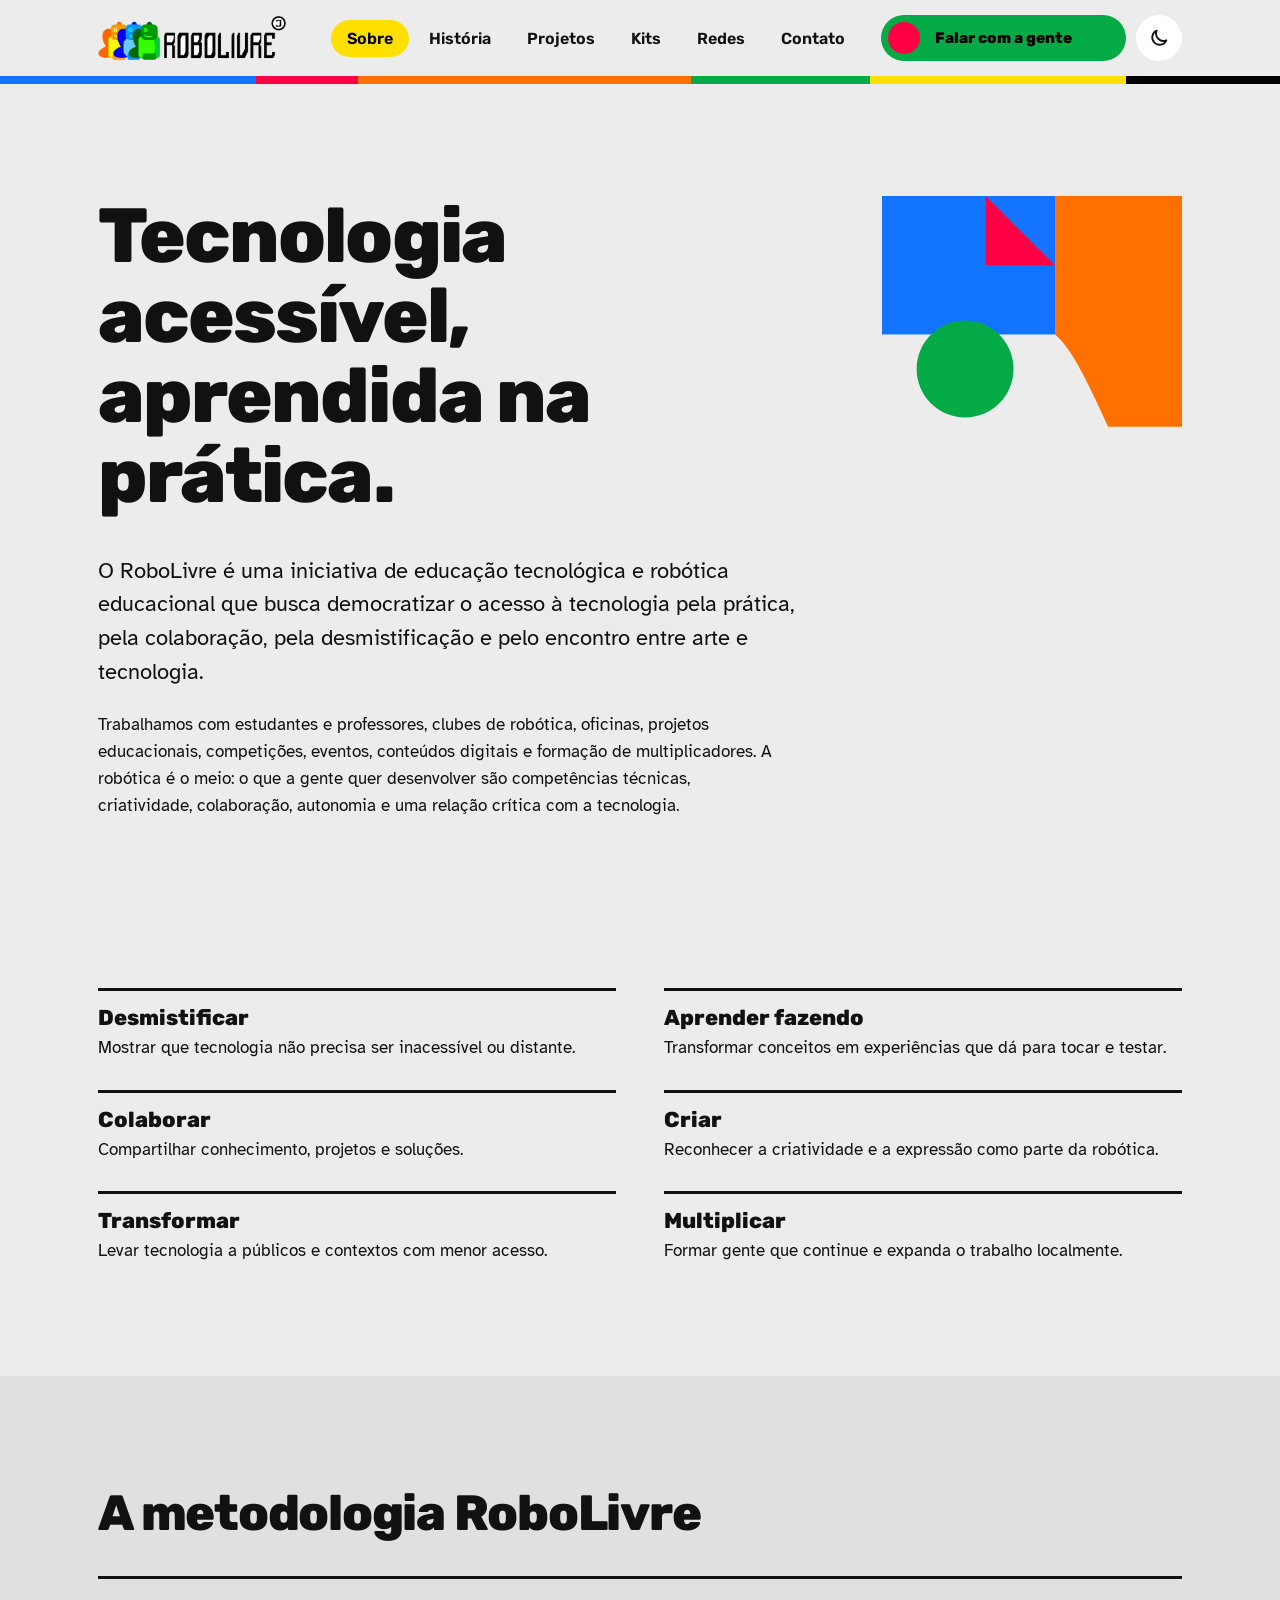
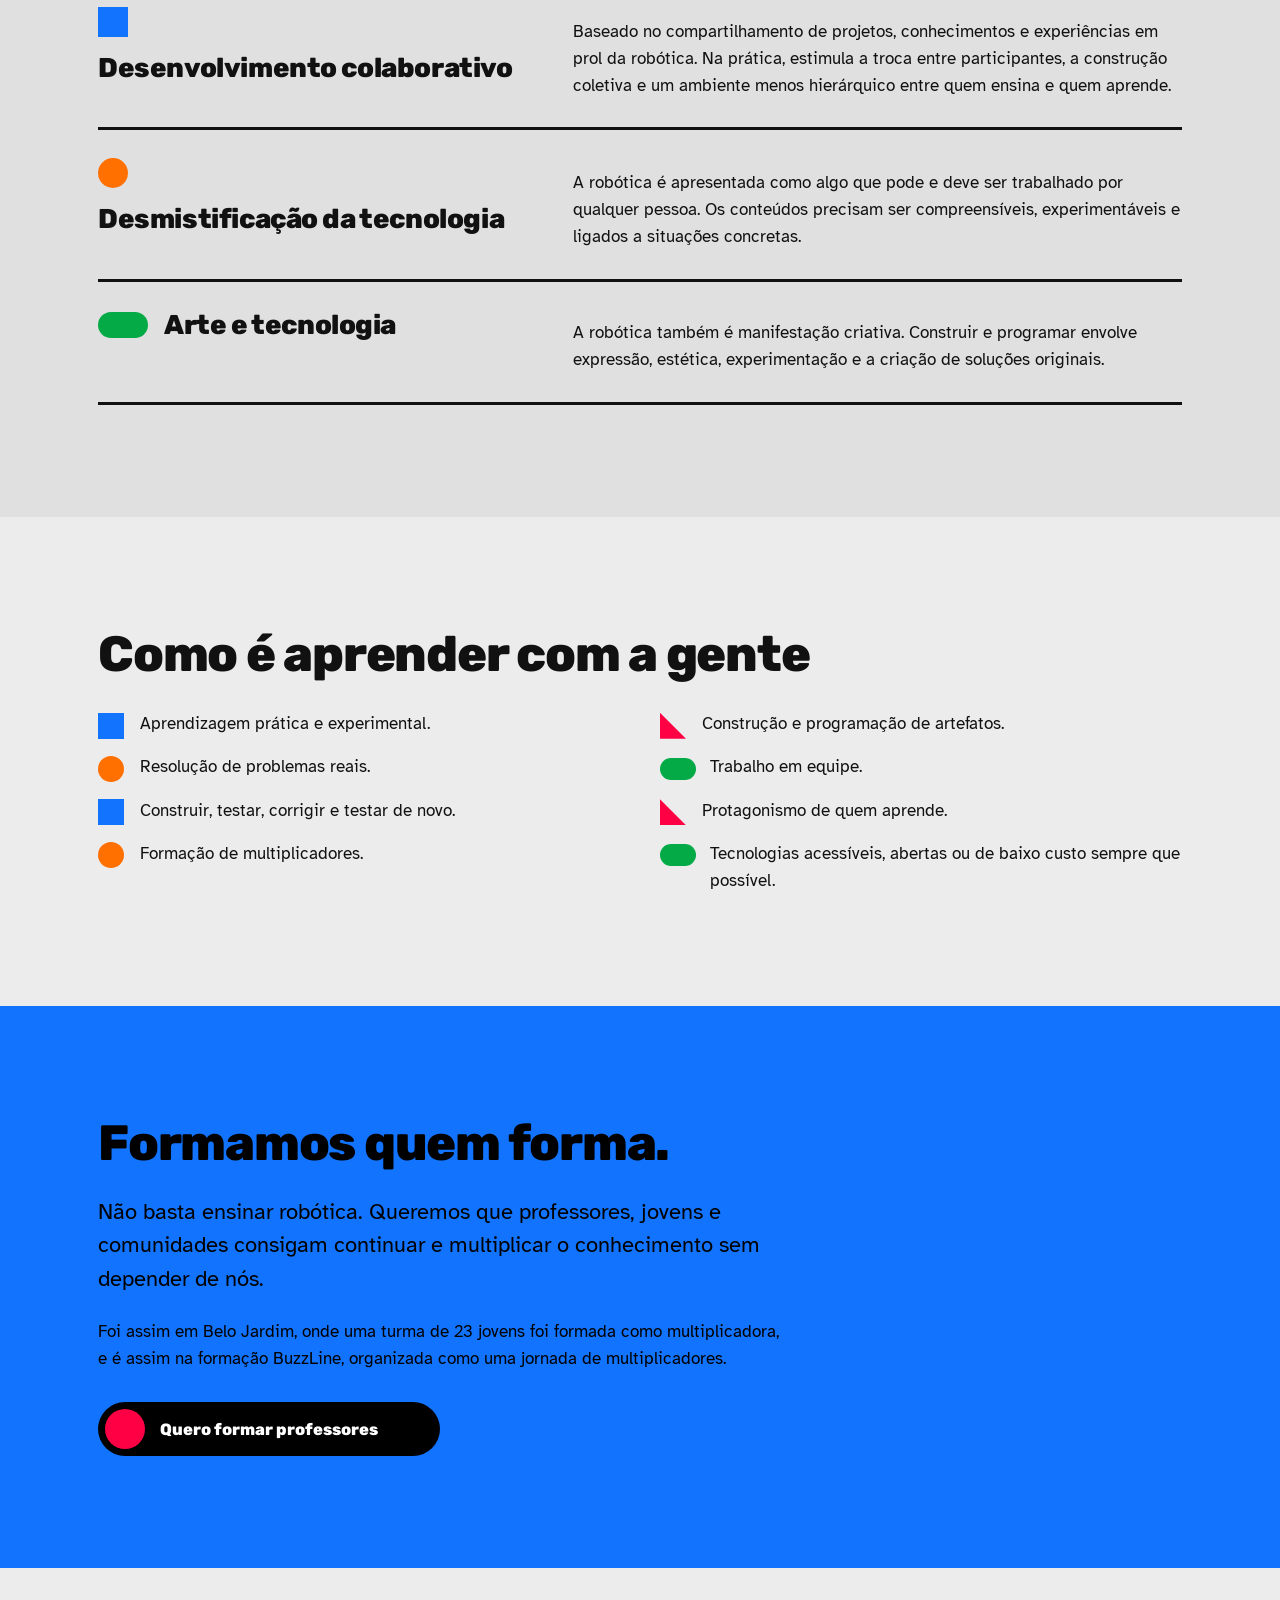
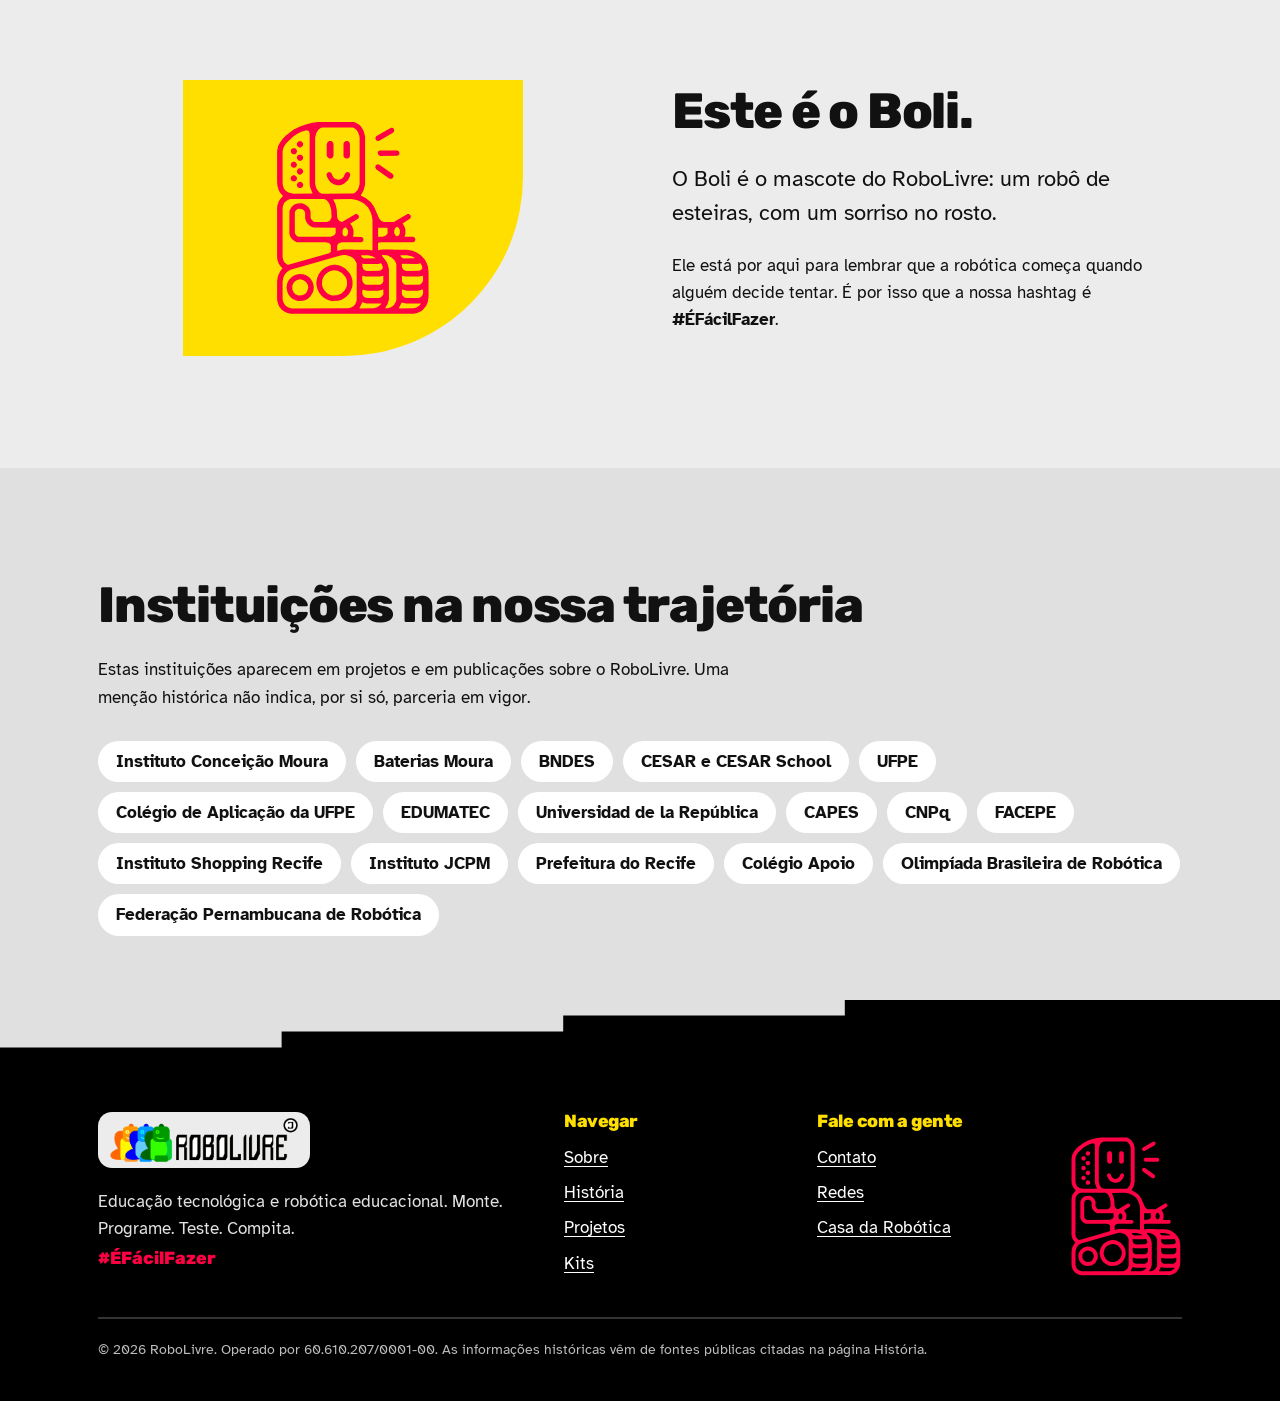
<file: sobre.html>
<!doctype html><html lang="pt-BR"><head><meta charset="utf-8"><meta name="viewport" content="width=device-width, initial-scale=1"><meta name="description" content="Sobre | RoboLivre"><title>Sobre | RoboLivre</title>
<link rel="preconnect" href="https://fonts.googleapis.com"><link rel="preconnect" href="https://fonts.gstatic.com" crossorigin><link href="https://fonts.googleapis.com/css2?family=Atkinson+Hyperlegible:wght@400;700&family=Rubik:wght@500;700;800;900&display=swap" rel="stylesheet"><link rel="stylesheet" href="css/styles.css"></head><body>
<a class="skip" href="#main" id="skip">Ir para o conteúdo</a><svg width="0" height="0" style="position:absolute" aria-hidden="true" focusable="false">
  <defs>
    <g id="wm"><path d="M1699.0 339.2 1682.0 339.4 1665.0 336.2 1648.0 329.3 1636.0 321.5 1623.5 309.0 1614.7 296.0 1607.8 280.0 1603.5 257.0 1603.5 117.0 1607.8 94.0 1613.7 80.0 1620.0 69.7 1638.7 51.0 1660.0 39.8 1676.0 35.6 1688.0 34.5 1704.0 35.6 1723.0 40.8 1735.0 46.8 1747.0 55.5 1755.5 64.0 1765.3 78.0 1774.2 100.0 1776.5 114.0 1776.0 218.8 1673.0 219.5 1670.6 221.0 1670.8 260.0 1674.5 268.0 1680.0 273.2 1685.0 275.2 1695.0 275.4 1701.0 272.5 1706.2 267.0 1712.0 251.6 1775.0 251.5 1777.0 253.0 1775.4 268.0 1770.2 286.0 1764.2 298.0 1756.5 309.0 1746.0 319.5 1730.0 330.2 1715.0 336.2ZM364.0 342.2 346.0 342.4 329.0 339.2 314.0 333.2 298.0 322.5 284.5 308.0 277.7 297.0 271.8 283.0 267.6 263.0 267.5 118.0 272.8 92.0 283.8 71.0 299.0 54.5 310.0 46.8 320.0 41.8 344.0 35.6 365.0 35.6 377.0 37.8 391.0 42.7 408.3 53.0 418.5 62.0 430.2 78.0 436.2 91.0 441.4 111.0 442.5 129.0 442.5 259.0 437.2 285.0 426.0 306.3 409.3 324.0 395.0 333.2 386.0 337.2ZM752.0 342.2 737.0 342.4 720.0 339.2 703.0 332.3 691.0 324.5 677.5 311.0 667.8 296.0 661.8 281.0 658.5 265.0 658.5 114.0 662.8 94.0 673.8 72.0 684.6 59.0 691.0 53.5 699.0 47.8 711.0 41.8 723.0 37.8 736.0 35.5 755.0 35.6 771.0 38.8 786.0 44.8 802.0 55.5 815.5 70.0 822.3 81.0 829.2 98.0 832.5 116.0 832.5 261.0 831.2 271.0 826.2 288.0 820.2 300.0 812.5 311.0 795.3 327.0 776.0 337.2 765.0 340.4ZM265.0 338.4 195.0 337.9 157.2 245.0 155.0 241.9 152.0 241.5 147.0 241.6 145.5 244.0 145.0 337.8 80.0 337.8 79.4 102.0 77.0 100.5 31.0 99.8 31.2 37.0 95.8 37.0 96.5 81.0 98.0 83.4 128.0 82.8 128.5 39.0 130.0 36.6 182.0 36.5 193.0 38.8 204.0 42.7 218.0 50.8 235.0 67.7 245.2 87.0 249.4 105.0 249.4 174.0 246.2 188.0 241.2 200.0 233.5 212.0 220.6 226.0 266.2 336.0ZM564.0 338.2 475.0 338.5 472.6 337.0 472.5 40.0 474.0 36.6 567.0 36.5 583.0 39.8 600.0 46.8 611.5 55.0 619.5 63.0 627.2 74.0 634.2 90.0 637.5 110.0 636.4 145.0 630.2 165.0 622.6 179.0 633.2 197.0 639.4 219.0 639.5 267.0 637.2 279.0 628.2 300.0 618.0 313.3 610.0 320.5 598.0 328.2 587.0 333.2ZM1019.0 338.1 856.0 338.5 851.9 337.0 851.5 287.0 854.6 269.0 899.2 131.0 909.4 83.0 912.5 39.0 914.0 36.6 977.0 36.5 978.8 37.0 979.5 39.0 979.5 57.0 977.4 80.0 969.2 126.0 955.2 176.0 922.6 273.0 925.0 274.5 1019.8 275.0 1020.5 335.0ZM1072.0 138.2 1059.0 138.5 1052.0 137.2 1038.0 131.2 1030.7 126.0 1020.8 114.0 1016.8 106.0 1013.6 94.0 1014.8 75.0 1022.0 58.7 1036.0 44.8 1046.0 39.8 1057.0 36.6 1078.0 37.8 1087.0 41.3 1096.3 47.0 1104.5 55.0 1109.2 62.0 1115.4 80.0 1115.2 96.0 1113.2 104.0 1107.0 116.3 1098.0 126.5 1091.0 131.2 1083.0 135.2ZM1278.0 338.1 1198.0 338.5 1195.5 337.0 1148.6 172.0 1148.5 42.0 1150.7 39.0 1209.0 38.5 1213.4 41.0 1213.6 164.0 1237.0 257.6 1245.2 229.0 1291.0 40.2 1354.0 39.5 1357.4 41.0 1281.2 330.0ZM1478.0 339.4 1417.0 339.5 1414.6 338.0 1414.5 42.0 1415.1 40.0 1418.0 38.6 1503.0 38.5 1517.0 39.6 1536.0 44.8 1552.3 54.0 1567.0 68.7 1576.2 84.0 1582.4 106.0 1582.5 174.0 1581.2 182.0 1572.2 205.0 1565.5 215.0 1553.9 228.0 1595.2 327.0 1598.6 338.0 1528.8 338.0 1491.3 246.0 1489.0 242.9 1483.0 242.5 1480.2 243.0 1479.5 245.0 1479.5 337.0ZM363.5 325.0 374.0 323.2 385.0 319.2 399.0 310.5 410.2 299.0 416.2 290.0 421.2 279.0 425.5 258.0 425.5 117.0 423.2 104.0 417.3 89.0 409.5 77.0 400.0 67.5 390.0 60.7 373.0 53.8 351.0 51.5 337.0 53.6 327.0 56.8 313.0 64.8 301.5 75.0 289.8 94.0 284.5 114.0 284.6 203.0 289.0 204.5 315.0 204.5 317.4 203.0 318.6 115.0 321.8 104.0 326.0 96.7 337.0 86.8 349.0 82.6 360.0 82.6 372.0 86.8 379.0 91.7 387.2 103.0 391.4 122.0 391.5 259.0 389.2 270.0 383.0 281.5 376.3 288.0 367.0 293.2 352.0 295.4 343.0 293.2 335.0 289.2 325.0 279.3 319.8 269.0 317.5 255.0 317.5 224.0 317.0 222.2 315.0 221.5 285.0 222.2 284.5 260.0 287.8 277.0 292.7 289.0 301.5 302.0 310.0 310.5 322.0 318.2 335.0 323.2 347.0 325.4ZM756.5 325.0 774.0 320.2 790.0 310.5 801.2 299.0 808.3 288.0 813.2 276.0 816.5 257.0 816.4 119.0 814.2 105.0 810.3 94.0 803.0 80.7 792.0 68.5 783.0 61.8 764.0 53.8 751.0 51.6 739.0 51.6 720.0 55.8 711.0 59.8 701.0 66.5 689.8 78.0 682.7 89.0 677.8 101.0 674.5 119.0 675.6 265.0 679.8 281.0 685.8 293.0 690.5 300.0 702.7 312.0 717.0 320.2 730.0 324.2 740.0 325.5ZM1692.5 323.0 1701.0 322.4 1714.0 319.2 1725.0 314.2 1736.0 306.5 1749.2 291.0 1758.0 270.0 1756.0 268.5 1725.0 268.6 1715.4 282.0 1710.3 286.0 1700.0 291.2 1693.0 292.5 1686.0 292.4 1673.0 288.2 1668.0 284.5 1658.8 274.0 1653.5 256.0 1653.5 118.0 1655.8 107.0 1661.5 96.0 1669.0 88.5 1675.0 84.8 1686.0 81.6 1693.0 81.5 1707.0 85.8 1713.3 90.0 1719.0 96.7 1725.2 111.0 1726.5 121.0 1726.5 150.0 1728.0 152.4 1760.0 151.8 1760.5 119.0 1758.4 105.0 1755.2 95.0 1746.2 79.0 1737.0 68.5 1721.0 57.8 1710.0 53.8 1700.0 51.6 1680.0 51.5 1659.0 57.8 1644.0 67.5 1637.5 74.0 1629.8 85.0 1621.8 105.0 1619.5 122.0 1620.5 262.0 1623.8 276.0 1630.8 291.0 1645.0 307.5 1655.0 314.3 1672.0 321.2ZM78.8 84.0 79.0 53.2 48.2 53.0 48.0 83.8ZM240.6 321.0 239.2 315.0 199.7 220.0 213.0 209.5 221.0 200.3 227.2 190.0 231.4 177.0 233.5 112.0 232.2 102.0 228.2 89.0 215.5 70.0 203.0 60.8 195.0 56.8 177.0 52.6 147.0 52.6 145.5 55.0 146.2 83.0 173.0 83.6 182.0 85.8 192.0 92.5 198.2 102.0 200.5 129.0 200.5 166.0 199.2 173.0 193.0 184.5 181.0 192.2 175.0 193.5 129.2 193.0 128.4 102.0 126.0 100.5 97.2 101.0 96.6 271.0 99.0 272.5 128.0 271.8 129.2 225.0 166.0 224.6 169.2 229.0 206.0 320.3 209.0 321.5ZM564.5 321.0 575.0 319.2 586.0 315.2 600.0 306.5 613.2 292.0 617.2 285.0 621.2 273.0 622.5 265.0 622.5 221.0 621.4 215.0 615.2 199.0 600.9 180.0 614.7 159.0 620.4 141.0 620.5 106.0 619.2 98.0 613.3 83.0 606.5 73.0 596.3 64.0 585.0 57.8 563.0 52.5 491.0 52.6 489.5 56.0 489.6 320.0 492.0 321.5ZM1003.8 321.0 1004.5 294.0 1003.0 291.6 904.0 291.5 901.6 290.0 911.8 251.0 945.2 153.0 957.4 103.0 961.4 77.0 961.8 53.0 930.0 52.6 928.6 54.0 927.6 61.0 927.4 71.0 923.4 98.0 917.2 127.0 907.2 162.0 879.8 241.0 869.8 276.0 867.5 290.0 867.6 320.0 871.0 321.5ZM1068.5 122.0 1080.0 118.7 1090.5 111.0 1098.2 97.0 1099.4 83.0 1094.2 69.0 1087.0 60.5 1074.0 53.8 1061.0 52.6 1048.0 56.7 1038.5 64.0 1031.8 76.0 1029.6 84.0 1029.6 91.0 1033.3 103.0 1040.7 113.0 1048.0 118.2 1056.0 121.2ZM1265.2 322.0 1267.2 319.0 1336.3 57.0 1335.0 55.6 1331.0 55.5 1307.0 55.5 1303.9 57.0 1247.1 290.0 1243.0 292.4 1232.0 292.5 1227.6 290.0 1197.6 168.0 1197.4 57.0 1195.0 55.5 1166.0 55.6 1164.5 58.0 1164.6 168.0 1207.9 321.0 1211.0 322.5ZM1461.2 323.0 1462.5 320.0 1462.5 229.0 1463.0 226.8 1466.0 225.5 1498.0 225.5 1501.0 226.7 1540.0 321.4 1543.0 322.5 1571.0 322.5 1574.3 321.0 1533.6 222.0 1552.0 205.3 1557.2 198.0 1564.2 182.0 1566.5 170.0 1566.5 111.0 1565.4 104.0 1562.0 92.6 1553.0 77.5 1539.0 64.8 1527.0 58.8 1519.0 56.6 1513.0 55.5 1434.0 55.5 1430.6 57.0 1430.6 321.0 1433.0 323.4ZM753.0 294.2 740.0 294.5 734.0 293.2 721.0 285.5 712.8 275.0 708.5 258.0 708.5 123.0 709.6 113.0 714.8 100.0 723.5 90.0 730.0 85.8 742.0 82.5 756.0 83.8 768.0 90.5 777.2 102.0 781.5 117.0 781.4 262.0 778.3 273.0 770.0 285.3 765.0 289.2ZM561.0 165.2 525.0 165.5 521.9 164.0 521.5 87.0 523.0 83.9 559.0 83.5 567.0 84.8 578.0 90.5 586.2 101.0 588.5 110.0 588.5 139.0 587.2 145.0 582.2 154.0 577.3 159.0 572.0 162.2ZM1512.0 194.2 1465.0 194.5 1462.6 193.0 1462.5 89.0 1464.0 86.6 1509.0 86.5 1515.0 87.8 1521.3 91.0 1526.5 96.0 1532.2 105.0 1533.5 112.0 1533.4 171.0 1532.0 176.4 1526.5 186.0 1518.0 192.2ZM1708.8 152.0 1709.5 117.0 1707.2 109.0 1701.0 101.5 1696.0 98.8 1689.0 97.6 1680.0 100.8 1673.8 107.0 1670.6 115.0 1671.0 151.8ZM356.5 278.0 365.0 275.2 369.5 271.0 373.2 264.0 374.4 258.0 374.5 119.0 373.0 112.6 367.5 104.0 361.0 99.8 354.0 98.5 347.0 100.7 341.0 104.7 336.8 111.0 334.6 119.0 335.5 261.0 337.8 268.0 341.7 273.0 349.0 277.2ZM749.5 278.0 756.0 275.2 760.5 271.0 765.4 259.0 765.5 120.0 763.2 111.0 759.0 104.5 752.0 99.8 745.0 98.5 734.0 102.5 728.0 109.7 725.6 116.0 725.5 259.0 728.8 269.0 734.0 274.5 744.0 278.4ZM175.4 176.0 180.4 173.0 183.4 166.0 183.2 109.0 180.0 103.6 174.0 100.6 147.0 100.6 145.5 103.0 145.6 175.0 148.0 176.5ZM559.5 148.0 566.0 146.2 571.2 140.0 572.5 134.0 572.5 115.0 571.2 108.0 568.3 104.0 562.0 100.8 540.0 100.6 538.5 103.0 538.9 147.0 542.0 148.5ZM1508.5 178.0 1514.5 174.0 1517.4 167.0 1517.5 115.0 1516.2 110.0 1512.3 105.0 1506.0 102.6 1481.0 102.6 1479.5 105.0 1479.6 177.0 1482.0 178.5ZM1114.0 338.1 1052.0 338.5 1048.9 337.0 1048.4 210.0 1046.0 207.6 1014.0 206.8 1014.2 145.0 1115.0 145.2 1115.5 334.0ZM1098.8 321.0 1099.4 163.0 1097.0 161.5 1031.0 161.6 1029.5 164.0 1030.2 191.0 1062.0 191.5 1064.4 193.0 1064.6 320.0 1067.0 321.5ZM1708.8 203.0 1708.8 169.0 1674.0 168.5 1671.0 169.8 1670.5 200.0 1671.8 203.0ZM1759.8 202.0 1760.0 169.8 1757.0 168.5 1727.2 169.0 1727.0 201.8ZM563.0 290.2 524.0 290.5 521.6 289.0 521.5 199.0 523.0 195.9 559.0 195.5 569.0 197.8 578.5 204.0 587.2 216.0 589.5 223.0 589.2 266.0 585.2 275.0 578.0 283.5 572.0 287.2ZM561.5 273.0 569.0 268.5 572.4 262.0 573.5 232.0 572.2 224.0 569.5 219.0 563.0 213.8 557.0 212.5 540.0 212.6 538.5 215.0 538.6 272.0 541.0 273.5ZM1361.0 339.2 1353.0 339.4 1336.0 335.2 1321.7 326.0 1312.8 315.0 1305.6 296.0 1305.5 281.0 1306.8 275.0 1315.5 257.0 1325.0 247.5 1334.0 241.8 1342.0 238.8 1354.0 236.6 1371.0 238.8 1388.0 247.5 1396.5 256.0 1401.2 263.0 1407.4 282.0 1407.4 294.0 1405.2 304.0 1396.5 320.0 1388.0 328.5 1379.0 334.2ZM1364.5 322.0 1377.3 316.0 1386.2 306.0 1389.2 300.0 1391.4 290.0 1390.4 281.0 1386.2 270.0 1378.0 260.8 1367.0 254.8 1350.0 253.6 1339.0 257.8 1328.0 267.7 1322.8 279.0 1321.6 292.0 1325.8 305.0 1336.0 316.2 1350.0 322.4ZM127.8 321.0 128.0 290.2 97.2 290.0 97.0 320.8Z" fill-rule="evenodd"/></g>
    <g id="boli"><path d="M447.0 619.2 65.0 619.5 55.0 617.2 46.0 613.2 38.0 607.5 30.8 599.0 27.8 594.0 23.8 583.0 22.5 574.0 22.5 519.0 24.5 505.0 26.8 498.0 31.8 488.0 39.1 478.0 32.5 471.0 27.8 464.0 23.8 453.0 22.5 444.0 22.5 291.0 23.8 281.0 27.8 270.0 32.5 263.0 40.8 254.0 30.8 242.0 26.8 234.0 23.5 222.0 22.5 210.0 22.5 114.0 25.8 99.0 30.8 89.0 38.0 78.7 49.0 66.5 74.0 47.8 94.0 37.8 114.0 30.8 132.0 26.5 150.0 24.5 260.0 24.5 265.0 25.8 276.3 32.0 281.5 37.0 287.2 45.0 291.2 53.0 295.5 69.0 295.5 218.0 291.2 235.0 281.9 252.0 297.0 259.8 313.5 273.0 323.3 287.0 338.8 323.0 344.0 329.5 349.0 333.2 355.0 334.5 385.0 334.2 427.0 309.8 431.0 309.8 435.0 311.9 437.5 316.0 436.5 323.0 411.9 339.0 417.2 348.0 420.5 358.0 420.5 371.0 418.0 379.5 420.0 380.5 444.0 380.5 449.0 382.5 451.5 387.0 450.2 394.0 445.0 397.5 344.0 397.5 337.0 398.6 335.5 401.0 336.0 421.9 349.0 419.5 381.0 419.5 386.0 420.5 426.0 420.5 439.0 422.8 453.0 427.8 468.5 438.0 481.2 452.0 487.2 463.0 490.2 472.0 492.5 490.0 492.5 567.0 490.2 582.0 485.2 594.0 475.0 606.5 469.0 611.2 459.0 616.2ZM259.5 246.0 266.0 242.5 272.2 235.0 275.2 229.0 278.5 217.0 278.5 72.0 277.2 65.0 273.2 55.0 267.0 46.5 258.0 41.5 162.0 41.5 158.0 42.7 152.0 46.9 147.8 52.0 143.8 60.0 140.5 72.0 140.5 215.0 142.8 226.0 145.8 233.0 153.0 242.5 161.0 246.5ZM338.0 83.2 332.0 82.3 327.8 78.0 327.8 72.0 330.0 68.5 376.0 41.8 380.0 41.8 384.5 45.0 386.2 51.0 385.2 54.0 382.0 57.5ZM132.8 246.0 125.8 229.0 123.5 218.0 123.5 61.0 122.2 55.0 120.5 52.0 114.0 49.8 98.0 54.8 84.0 61.8 71.7 70.0 51.5 89.0 45.8 97.0 41.8 105.0 39.5 115.0 39.5 211.0 40.5 221.0 43.8 231.0 50.0 238.5 58.0 243.2 73.0 246.5ZM95.0 103.2 92.0 103.2 87.0 100.5 84.8 98.0 83.5 94.0 83.8 91.0 85.5 88.0 89.0 84.8 92.0 83.5 98.3 85.0 102.0 88.7 103.5 92.0 102.0 98.3ZM191.0 137.2 185.0 137.5 182.0 136.2 178.0 132.3 176.5 128.0 176.5 93.0 179.0 86.7 184.0 83.5 190.0 83.5 193.0 84.8 195.2 87.0 197.5 92.0 197.5 129.0 195.0 134.3ZM242.0 137.2 236.0 137.5 233.0 136.2 230.0 133.3 228.5 130.0 228.5 91.0 231.0 86.5 236.0 83.5 241.0 83.5 244.0 84.8 247.0 87.7 248.5 91.0 248.5 130.0 246.5 134.0ZM78.0 124.2 71.0 124.2 65.8 120.0 64.8 113.0 67.0 108.7 71.0 105.8 78.0 105.8 81.3 108.0 83.2 111.0 84.4 115.0 83.2 119.0 81.0 122.5ZM396.0 129.2 342.0 129.5 336.0 125.3 334.5 120.0 336.5 115.0 341.0 112.5 396.0 112.5 400.0 114.7 402.4 121.0 400.5 126.0ZM97.0 144.2 91.0 144.5 88.0 143.2 83.8 137.0 83.8 133.0 85.8 129.0 90.0 125.8 97.0 125.8 101.0 128.7 103.2 133.0 103.2 137.0 101.2 141.0ZM77.0 166.2 73.0 166.5 68.0 164.2 64.8 159.0 65.8 152.0 71.0 147.8 77.0 147.5 80.0 148.8 84.2 155.0 83.2 161.0 81.0 164.1ZM379.0 200.2 373.0 200.5 370.0 199.2 330.0 170.5 327.5 166.0 327.5 162.0 329.0 158.7 334.0 155.5 340.0 156.8 381.0 185.9 383.2 189.0 383.4 195.0ZM96.0 187.2 92.0 187.5 88.7 186.0 84.8 182.0 83.6 178.0 85.5 172.0 89.0 168.8 93.0 167.6 99.0 169.5 102.2 173.0 103.5 177.0 102.0 182.3ZM217.0 220.2 209.0 220.5 198.0 217.2 187.5 210.0 181.8 203.0 177.8 195.0 175.6 188.0 178.0 182.5 183.0 179.5 189.0 180.8 191.2 183.0 195.8 193.0 200.0 198.5 204.0 201.2 213.0 203.5 219.0 202.2 224.0 199.5 229.2 194.0 233.8 183.0 238.0 179.8 243.0 179.5 247.0 181.9 249.2 186.0 249.5 189.0 247.2 196.0 242.0 205.3 231.0 215.2 225.0 218.2ZM75.0 209.2 69.0 207.5 65.8 204.0 64.5 200.0 64.8 197.0 67.0 192.7 73.0 189.5 77.0 189.8 80.0 191.5 83.2 195.0 84.4 199.0 82.5 205.0 80.0 207.2ZM95.0 229.2 92.0 229.2 88.0 227.5 84.8 224.0 83.6 220.0 85.5 214.0 89.0 210.8 93.0 209.6 99.0 211.5 102.2 215.0 103.5 219.0 103.2 222.0 101.5 225.0 98.3 228.0ZM57.5 467.0 184.0 431.2 189.2 427.0 189.5 408.0 187.0 402.7 183.0 399.8 173.0 397.5 84.0 397.2 76.0 393.2 68.5 387.0 63.8 380.0 60.5 371.0 60.8 300.0 65.8 290.0 72.0 283.5 78.0 279.7 86.0 276.8 99.0 276.5 104.0 277.8 109.0 279.8 118.5 287.0 122.2 292.0 126.2 301.0 126.5 321.0 127.8 325.0 135.0 333.2 139.0 334.5 176.0 334.5 181.0 333.2 186.0 330.5 190.2 324.0 191.5 319.0 190.5 298.0 186.2 282.0 182.2 274.0 178.0 268.5 173.0 264.8 168.0 263.5 63.0 263.5 54.0 266.8 44.8 275.0 40.8 284.0 39.5 291.0 39.5 444.0 41.8 453.0 45.0 459.3 54.0 467.2ZM317.5 423.0 318.5 421.0 318.5 329.0 316.5 316.0 313.2 305.0 305.0 289.7 294.0 278.5 287.0 273.8 276.0 268.8 266.0 265.8 252.0 263.5 197.8 264.0 197.3 266.0 203.2 278.0 207.5 295.0 208.8 320.0 211.8 327.0 217.0 332.2 224.0 334.2 266.0 309.8 270.0 309.8 275.5 314.0 276.5 320.0 274.5 324.0 251.0 338.3 249.7 340.0 255.3 348.0 259.5 359.0 259.5 373.0 257.6 379.0 260.0 380.5 284.0 380.8 288.3 383.0 290.5 387.0 289.2 394.0 284.0 397.5 224.0 397.5 216.0 399.8 211.5 403.0 208.8 408.0 209.0 422.9 211.0 423.4 227.0 419.5 256.0 419.5 262.0 420.5 304.0 420.5ZM188.5 380.0 197.0 377.2 202.2 373.0 204.5 367.0 203.9 352.0 136.0 351.5 129.0 349.2 123.0 345.5 116.5 339.0 111.8 331.0 109.5 323.0 109.5 305.0 105.5 298.0 98.0 293.8 89.0 293.5 83.7 296.0 79.0 300.7 77.5 305.0 77.5 368.0 78.8 372.0 83.7 378.0 90.0 380.5ZM397.5 378.0 400.2 376.0 403.2 370.0 403.5 360.0 400.5 353.0 395.0 349.6 391.7 351.0 388.8 354.0 386.8 358.0 385.5 366.0 386.8 371.0 390.0 376.5 394.0 378.7ZM237.3 379.0 242.2 372.0 242.5 361.0 238.0 353.5 236.0 351.8 233.0 351.6 228.5 355.0 225.8 360.0 225.5 371.0 227.8 376.0 230.7 379.0ZM349.5 380.0 360.0 376.2 364.2 372.0 365.5 368.0 364.9 352.0 336.0 352.1 336.0 379.9ZM244.5 602.0 254.0 599.2 261.0 594.1 265.2 589.0 269.5 578.0 269.5 463.0 263.5 452.0 258.0 446.5 251.0 441.8 235.0 436.5 228.0 436.5 219.0 438.8 64.0 482.8 53.0 489.5 45.8 498.0 41.8 507.0 39.5 520.0 39.5 573.0 40.8 580.0 44.8 589.0 49.0 594.5 56.0 599.2 68.0 602.5ZM366.5 602.0 376.0 599.3 384.5 593.0 391.2 582.0 392.5 576.0 392.5 465.0 388.0 454.7 378.0 444.8 364.0 437.8 351.0 436.5 348.0 437.7 347.7 439.0 361.2 456.0 365.2 464.0 369.5 480.0 369.5 575.0 365.2 589.0 357.9 601.0 359.0 602.4ZM328.2 447.0 328.0 445.9 320.0 441.8 309.0 438.5 302.0 437.5 285.0 437.5 282.6 439.0 287.0 444.5 293.0 447.5ZM450.2 447.0 450.0 445.9 442.0 441.8 426.0 437.5 407.0 437.5 404.9 439.0 409.0 444.5 415.0 447.5ZM463.5 486.0 470.0 482.5 473.4 477.0 471.2 469.0 467.0 462.1 458.0 464.5 411.0 463.9 409.6 465.0 409.8 475.0 413.9 482.0 419.0 485.2 424.0 486.5ZM341.5 486.0 348.5 481.0 350.9 476.0 348.3 468.0 346.0 463.7 344.0 462.2 336.0 464.5 292.0 464.5 288.0 463.6 286.6 465.0 287.8 476.0 290.5 481.0 296.0 485.2 301.0 486.5ZM210.0 579.2 192.0 579.5 183.0 577.2 174.0 573.2 164.7 567.0 158.5 561.0 152.8 553.0 147.8 543.0 144.5 529.0 144.5 519.0 146.8 508.0 150.8 498.0 157.5 488.0 165.0 480.5 172.0 475.8 186.0 469.8 197.0 467.5 204.0 467.5 216.0 469.8 226.0 473.8 235.0 479.5 248.2 494.0 253.2 504.0 256.5 517.0 256.5 531.0 255.2 537.0 251.3 548.0 245.0 558.3 236.0 567.5 229.0 572.2 221.0 576.2ZM208.5 562.0 221.0 557.2 231.2 548.0 237.2 538.0 239.5 529.0 239.5 518.0 237.2 510.0 234.2 504.0 224.0 492.5 210.0 485.8 199.0 484.5 188.0 486.8 182.0 489.7 176.0 493.5 170.5 499.0 165.8 506.0 162.8 514.0 161.5 528.0 163.8 537.0 167.8 545.0 175.7 554.0 184.0 559.2 193.0 562.2ZM102.0 579.2 87.0 579.5 82.0 578.2 71.0 573.2 66.0 569.5 58.8 561.0 54.8 553.0 51.6 538.0 53.8 525.0 56.8 518.0 61.5 511.0 72.0 501.8 81.0 497.8 91.0 495.5 104.0 496.8 112.0 499.7 120.0 504.5 127.0 511.7 132.3 520.0 135.2 529.0 136.5 537.0 135.5 546.0 133.2 553.0 125.5 566.0 117.0 573.2 109.0 577.2ZM342.5 529.0 348.5 525.0 352.2 518.0 351.9 501.0 341.0 503.5 297.0 503.5 289.0 500.9 286.8 503.0 286.5 513.0 287.8 520.0 293.0 526.5 298.0 529.2ZM464.5 529.0 469.0 526.5 474.2 520.0 475.5 515.0 475.5 504.0 474.0 500.9 463.0 503.5 421.0 503.5 410.0 501.2 409.8 518.0 412.5 524.0 418.0 528.3 422.0 529.5ZM100.5 562.0 110.3 557.0 115.2 551.0 119.4 538.0 118.2 531.0 113.5 522.0 106.0 515.8 95.0 512.5 87.0 513.8 79.0 517.8 73.8 523.0 69.5 532.0 69.8 544.0 73.0 551.3 77.0 556.5 81.0 559.2 89.0 562.5ZM339.5 570.0 346.3 567.0 351.2 561.0 352.5 557.0 352.0 544.2 336.0 547.5 302.0 547.5 290.0 544.5 287.7 545.0 286.5 552.0 287.8 560.0 291.0 565.3 297.0 569.2 303.0 570.5ZM461.5 570.0 465.0 569.2 470.3 566.0 474.2 560.0 475.5 555.0 475.5 547.0 474.0 544.2 459.0 547.5 425.0 547.5 411.0 543.9 409.6 545.0 409.8 559.0 412.5 564.0 419.0 569.2 425.0 570.5ZM322.5 602.0 333.0 599.2 338.0 596.2 345.5 589.0 346.1 587.0 300.0 587.5 287.0 583.6 277.9 601.0 280.0 602.5ZM445.5 602.0 453.0 600.2 459.0 597.2 466.5 591.0 468.7 587.0 422.0 587.5 409.0 583.9 400.4 601.0 401.0 602.3 403.0 602.5Z" fill-rule="evenodd"/></g>
  </defs>
</svg><header class="hdr" id="hdr"><div class="wrap hdr__in">
<a class="brand" href="index.html" aria-label="RoboLivre, página inicial"><img src="assets/logo-robolivre.png" alt="RoboLivre" width="188" height="44"></a>
<nav class="nav" id="nav" aria-label="Principal"><a href="sobre.html" aria-current="page">Sobre</a><a href="historia.html">História</a><a href="projetos.html">Projetos</a><a href="kits.html">Kits</a><a href="redes.html">Redes</a><a href="contato.html">Contato</a></nav>
<div class="hdr__act"><a class="btn btn--sm hdr__cta" href="contato.html">Falar com a gente</a>
<button class="icon-btn" id="themeBtn" type="button" aria-label="Alternar tema claro e escuro"></button>
<button class="icon-btn menu-btn" id="menuBtn" type="button" aria-expanded="false" aria-controls="nav" aria-label="Abrir menu"><svg viewBox="0 0 24 24" fill="none" stroke="currentColor" stroke-width="2.6" stroke-linecap="round" aria-hidden="true"><path d="M4 7h16M4 12h16M4 17h16"/></svg></button>
</div></div></header><main id="main" tabindex="-1">
<section class="sec pg"><div class="wrap pg__grid"><div><h1>Tecnologia acessível, aprendida na prática.</h1><p class="lead">O RoboLivre é uma iniciativa de educação tecnológica e robótica educacional que busca democratizar o acesso à tecnologia pela prática, pela colaboração, pela desmistificação e pelo encontro entre arte e tecnologia.</p><p>Trabalhamos com estudantes e professores, clubes de robótica, oficinas, projetos educacionais, competições, eventos, conteúdos digitais e formação de multiplicadores. A robótica é o meio: o que a gente quer desenvolver são competências técnicas, criatividade, colaboração, autonomia e uma relação crítica com a tecnologia.</p></div><svg class="pshape" viewBox="0 0 260 200" aria-hidden="true" focusable="false"><path d="M150 0H260V200H196C176 156 164 132 150 120Z" fill="#FF7000"/><rect width="150" height="120" fill="#1273FE"/><path d="M90 0L150 60H90Z" fill="#FF0044"/><circle cx="72" cy="150" r="42" fill="#04AA46"/></svg></div></section>
<section class="sec" style="padding-top:0">
  <div class="wrap">
    <dl class="terms">
      <div><dt>Desmistificar</dt><dd>Mostrar que tecnologia não precisa ser inacessível ou distante.</dd></div>
      <div><dt>Aprender fazendo</dt><dd>Transformar conceitos em experiências que dá para tocar e testar.</dd></div>
      <div><dt>Colaborar</dt><dd>Compartilhar conhecimento, projetos e soluções.</dd></div>
      <div><dt>Criar</dt><dd>Reconhecer a criatividade e a expressão como parte da robótica.</dd></div>
      <div><dt>Transformar</dt><dd>Levar tecnologia a públicos e contextos com menor acesso.</dd></div>
      <div><dt>Multiplicar</dt><dd>Formar gente que continue e expanda o trabalho localmente.</dd></div>
    </dl>
  </div>
</section>

<section class="sec sec--alt">
  <div class="wrap">
    <h2>A metodologia RoboLivre</h2>
    <div class="rows">
      <div class="row"><div class="row__t"><i class="mk mk--sq" aria-hidden="true"></i><h3>Desenvolvimento colaborativo</h3></div><p>Baseado no compartilhamento de projetos, conhecimentos e experiências em prol da robótica. Na prática, estimula a troca entre participantes, a construção coletiva e um ambiente menos hierárquico entre quem ensina e quem aprende.</p></div>
      <div class="row"><div class="row__t"><i class="mk mk--ci" aria-hidden="true"></i><h3>Desmistificação da tecnologia</h3></div><p>A robótica é apresentada como algo que pode e deve ser trabalhado por qualquer pessoa. Os conteúdos precisam ser compreensíveis, experimentáveis e ligados a situações concretas.</p></div>
      <div class="row"><div class="row__t"><i class="mk mk--pill" aria-hidden="true"></i><h3>Arte e tecnologia</h3></div><p>A robótica também é manifestação criativa. Construir e programar envolve expressão, estética, experimentação e a criação de soluções originais.</p></div>
    </div>
  </div>
</section>

<section class="sec">
  <div class="wrap">
    <h2>Como é aprender com a gente</h2>
    <ul class="checks">
      <li>Aprendizagem prática e experimental.</li>
      <li>Construção e programação de artefatos.</li>
      <li>Resolução de problemas reais.</li>
      <li>Trabalho em equipe.</li>
      <li>Construir, testar, corrigir e testar de novo.</li>
      <li>Protagonismo de quem aprende.</li>
      <li>Formação de multiplicadores.</li>
      <li>Tecnologias acessíveis, abertas ou de baixo custo sempre que possível.</li>
    </ul>
  </div>
</section>

<section class="sec sec--blue c">
  <div class="wrap">
    <h2>Formamos quem forma.</h2>
    <p class="lead">Não basta ensinar robótica. Queremos que professores, jovens e comunidades consigam continuar e multiplicar o conhecimento sem depender de nós.</p>
    <p>Foi assim em Belo Jardim, onde uma turma de 23 jovens foi formada como multiplicadora, e é assim na formação BuzzLine, organizada como uma jornada de multiplicadores.</p>
    <div class="actions"><a class="btn btn--k" href="contato.html?assunto=formacao">Quero formar professores</a></div>
  </div>
</section>

<section class="sec">
  <div class="wrap split">
    <div style="display:grid;place-items:center">
      <div class="tile" style="width:min(100%,340px);display:grid;place-items:center;padding:clamp(24px,4vw,40px)"><svg class="boli " viewBox="16 18 484 608" aria-hidden="true" focusable="false"><use href="#boli"/></svg><style>.tile .boli{width:min(60%,200px);height:auto}</style></div>
    </div>
    <div>
      <h2>Este é o Boli.</h2>
      <p class="lead">O Boli é o mascote do RoboLivre: um robô de esteiras, com um sorriso no rosto.</p>
      <p>Ele está por aqui para lembrar que a robótica começa quando alguém decide tentar. É por isso que a nossa hashtag é <b>#ÉFácilFazer</b>.</p>
    </div>
  </div>
</section>

<section class="sec sec--alt">
  <div class="wrap">
    <h2>Instituições na nossa trajetória</h2>
    <p>Estas instituições aparecem em projetos e em publicações sobre o RoboLivre. Uma menção histórica não indica, por si só, parceria em vigor.</p>
    <ul class="orgs">
      <li>Instituto Conceição Moura</li><li>Baterias Moura</li><li>BNDES</li><li>CESAR e CESAR School</li><li>UFPE</li><li>Colégio de Aplicação da UFPE</li><li>EDUMATEC</li><li>Universidad de la República</li><li>CAPES</li><li>CNPq</li><li>FACEPE</li><li>Instituto Shopping Recife</li><li>Instituto JCPM</li><li>Prefeitura do Recife</li><li>Colégio Apoio</li><li>Olimpíada Brasileira de Robótica</li><li>Federação Pernambucana de Robótica</li>
    </ul>
  </div>
</section></main><footer class="ftr" id="footer"><div class="wrap"><div class="ftr__grid">
<div><a class="brand" href="index.html" aria-label="RoboLivre, página inicial"><img src="assets/logo-robolivre.png" alt="RoboLivre" width="188" height="44" style="display:block;height:44px;width:auto"></a><p class="tagline">Educação tecnológica e robótica educacional. Monte. Programe. Teste. Compita.</p><p class="hash">#ÉFácilFazer</p></div>
<div><h2>Navegar</h2><ul><li><a href="sobre.html">Sobre</a></li><li><a href="historia.html">História</a></li><li><a href="projetos.html">Projetos</a></li><li><a href="kits.html">Kits</a></li></ul></div>
<div><h2>Fale com a gente</h2><ul><li><a href="contato.html">Contato</a></li><li><a href="redes.html">Redes</a></li><li><a href="https://www.casadarobotica.com/byparceiros/kit-buzz-line" target="_blank" rel="noopener noreferrer">Casa da Robótica</a></li></ul></div>
<svg class="boli ftr__boli" viewBox="16 18 484 608" aria-hidden="true" focusable="false"><use href="#boli"/></svg>
</div><small>© 2026 RoboLivre. Operado por 60.610.207/0001-00. As informações históricas vêm de fontes públicas citadas na página História.</small></div></footer><script src="js/site.js"></script></body></html>
</file>
<file: css/styles.css>
:root{
  --blue:#1273FE; --pink:#FF0044; --orange:#FF7000; --green:#04AA46; --yellow:#FFDF00; --black:#000; --paper:#ECECEC; --ink:#222;
  --bg:#ECECEC; --bg-alt:#E0E0E0; --fg:#111; --muted:#4B4B4B; --surface:#FFFFFF; --border:#BDBDBD;
  --link:#0A54C8; --focus:#111;
  --font-d:'Rubik','Arial Rounded MT Bold','Trebuchet MS',system-ui,sans-serif;
  --font-b:'Atkinson Hyperlegible',system-ui,-apple-system,'Segoe UI',Roboto,sans-serif;
  box-sizing:border-box;
  padding-top:env(safe-area-inset-top,0px);
  padding-bottom:env(safe-area-inset-bottom,0px);
}
@media (prefers-color-scheme:dark){
  :root:not([data-theme="light"]){
    --bg:#101215; --bg-alt:#181B20; --fg:#F1F1F1; --muted:#B5B5B5; --surface:#1C2026; --border:#3A3F48;
    --link:#6EA8FF; --focus:#FFDF00;
  }
}
:root[data-theme="dark"]{
  --bg:#101215; --bg-alt:#181B20; --fg:#F1F1F1; --muted:#B5B5B5; --surface:#1C2026; --border:#3A3F48;
  --link:#6EA8FF; --focus:#FFDF00;
}
*,*::before,*::after{box-sizing:inherit}
html{scroll-padding-top:calc(env(safe-area-inset-top,0px) + 92px);-webkit-text-size-adjust:100%}
body{margin:0;background:var(--bg);color:var(--fg);font:400 1.0625rem/1.6 var(--font-b);overflow-x:hidden}
svg{max-width:100%}
h1,h2,h3{font-family:var(--font-d);font-weight:800;letter-spacing:-.025em;line-height:1.04;margin:0 0 .5em}
h1{font-size:clamp(2.4rem,6vw,5rem)}
h2{font-size:clamp(1.9rem,4vw,3.1rem)}
h3{font-size:clamp(1.3rem,2.2vw,1.7rem);line-height:1.15;letter-spacing:-.015em}
p{margin:0 0 1em;max-width:62ch}
a{color:var(--link);text-underline-offset:3px}
:focus-visible{outline:3px solid var(--focus);outline-offset:3px}
.c{color:#000}
.c a{color:#000}
.c :focus-visible{outline-color:#000}
.c .muted{color:#111}
.ftr :focus-visible{outline-color:var(--yellow)}
main:focus{outline:none}
.sr-only{position:absolute;width:1px;height:1px;overflow:hidden;clip:rect(0 0 0 0);white-space:nowrap}
.skip{position:absolute;left:12px;top:-70px;background:#000;color:#fff;padding:10px 16px;border-radius:999px;z-index:100;font-weight:700}
.skip:focus{top:calc(env(safe-area-inset-top,0px) + 10px)}
.wrap{max-width:1180px;margin-inline:auto;padding-inline:clamp(20px,5vw,48px)}
.sec{position:relative;padding-block:clamp(64px,9vw,112px)}
.sec--alt{background:var(--bg-alt)}
.sec--blue{background:var(--blue)}
.sec--yellow{background:var(--yellow)}
.sec--orange{background:var(--orange)}
.sec--green{background:var(--green)}
/* degraus que sobem, como no quadro de identidade */
.stair::before{content:"";position:absolute;right:0;bottom:100%;width:min(46vw,560px);height:clamp(36px,6vw,72px);background:inherit;clip-path:polygon(0 100%,0 66%,33% 66%,33% 33%,66% 33%,66% 0,100% 0,100% 100%)}
.lead{font-size:clamp(1.15rem,2vw,1.4rem);line-height:1.5;max-width:52ch}
.muted{color:var(--muted)}

/* cabeçalho */
.hdr{position:sticky;top:env(safe-area-inset-top,0px);z-index:50;background:var(--bg)}
.hdr::after{content:"";display:block;height:8px;background:linear-gradient(90deg,var(--blue) 0 20%,var(--pink) 20% 28%,var(--orange) 28% 54%,var(--green) 54% 68%,var(--yellow) 68% 88%,#000 88% 100%)}
.hdr__in{display:flex;align-items:center;gap:20px;min-height:76px}
.brand{display:flex;align-items:center;padding:6px 12px;margin-left:-12px;border-radius:14px;background:var(--paper)}
.brand img{display:block;height:44px;width:auto}
.nav{display:flex;gap:4px;margin-left:auto}
.nav a{padding:9px 16px;color:var(--fg);text-decoration:none;font:600 1rem var(--font-d);border-radius:999px}
.nav a:hover{background:var(--surface)}
.nav a[aria-current="page"]{background:var(--yellow);color:#000}
.hdr__act{display:flex;align-items:center;gap:10px}
.icon-btn{display:inline-flex;align-items:center;justify-content:center;width:46px;height:46px;border:0;border-radius:50%;background:var(--surface);color:var(--fg);cursor:pointer}
.icon-btn svg{width:22px;height:22px}
.menu-btn{display:none}
@media (max-width:1100px){
  .menu-btn{display:inline-flex}
  .nav{display:none;position:absolute;left:0;right:0;top:100%;background:var(--bg);flex-direction:column;gap:0;padding:8px clamp(20px,5vw,48px) 22px;margin:0;box-shadow:0 18px 0 -10px rgba(0,0,0,.12)}
  .hdr.open .nav{display:flex}
  .nav a{padding:14px 4px;font-size:1.2rem;border-radius:0;border-bottom:2px solid var(--border);background:none}
  .nav a[aria-current="page"]{background:none;box-shadow:inset 6px 0 0 var(--yellow);padding-left:16px}
  .hdr .hdr__cta{display:none}
  .hdr__act{margin-left:auto}
}

/* botões: pílula com bolinha deslizante, como o toggle do quadro */
.btn{--pill:var(--green);--knob:var(--pink);--tx:#000;position:relative;display:inline-flex;align-items:center;justify-content:center;min-height:54px;padding:0 62px;white-space:nowrap;border:0;border-radius:999px;background:var(--pill);color:var(--tx);font:800 1.02rem var(--font-d);text-decoration:none;cursor:pointer;isolation:isolate}
.btn::before{content:"";position:absolute;left:7px;top:50%;width:40px;height:40px;margin-top:-20px;border-radius:50%;background:var(--knob);transition:left .3s cubic-bezier(.6,0,.2,1)}
.btn:hover::before,.btn:focus-visible::before{left:calc(100% - 47px)}
.btn--k{--pill:#000;--tx:#fff}
.btn--pink{--pill:var(--pink);--knob:#000}
.btn--ghost{--pill:transparent;--knob:currentColor;background:transparent;color:inherit;box-shadow:inset 0 0 0 2.5px currentColor}
.btn--sm{min-height:46px;padding:0 54px;font-size:.95rem}
.btn--sm::before{width:32px;height:32px;margin-top:-16px}
.btn--sm:hover::before,.btn--sm:focus-visible::before{left:calc(100% - 39px)}
.c .btn{color:var(--tx)}
.c .btn--ghost{color:#000}
.c .btn--k{color:#fff}
.actions{display:flex;flex-wrap:wrap;gap:16px;align-items:center;margin-top:30px}
@media (max-width:520px){.btn{white-space:normal;text-align:center;padding:10px 58px;line-height:1.2}.btn--sm{padding:8px 52px}}

/* hero */
.hero{padding-top:clamp(32px,5vw,72px)}
.hero__grid{display:grid;grid-template-columns:minmax(0,7fr) minmax(0,5fr);gap:clamp(20px,4vw,64px);align-items:end}
.hero h1{margin:0}
.hero .lead{margin:0}
.hero .actions{margin-top:24px}
@media (max-width:860px){.hero__grid{grid-template-columns:minmax(0,1fr)}}
.poster{margin-top:clamp(28px,4vw,52px);overflow:hidden;background:#ECECEC}
.pos{display:block;width:100%;height:auto}
.pos--d{aspect-ratio:2576/1320;max-height:84vh}
.pos--m{display:none}
@media (max-width:720px){.pos--d{display:none}.pos--m{display:block}}
.pos text{font-family:var(--font-d);font-weight:800}
.hero__ctl{display:flex;justify-content:flex-end;padding-block:16px 0}
.switch{display:inline-flex;align-items:center;gap:12px;background:none;border:0;padding:6px 2px;font:700 .98rem var(--font-b);color:inherit;cursor:pointer}
.switch__t{position:relative;width:60px;height:32px;border-radius:999px;background:var(--green);flex:none}
.switch__t i{position:absolute;left:4px;top:4px;width:24px;height:24px;border-radius:50%;background:var(--pink);transition:left .25s cubic-bezier(.6,0,.2,1)}
.switch[aria-checked="true"] .switch__t i{left:32px}
/* animações do desenho */
.knob{animation:knob 1s .4s cubic-bezier(.6,0,.2,1) both}
.draw{stroke-dasharray:1 1;animation:draw 1.5s .8s ease-out both}
.spin{transform-origin:0 0;animation:spin 70s linear infinite}
.wob{transform-box:fill-box;transform-origin:50% 100%;animation:wob 2.6s ease-in-out infinite}
@keyframes knob{from{transform:translateX(0)}to{transform:translateX(var(--dx))}}
@keyframes draw{from{stroke-dashoffset:1;opacity:0}4%{opacity:1}to{stroke-dashoffset:0;opacity:1}}
@keyframes spin{to{transform:rotate(360deg)}}
@keyframes wob{0%,100%{transform:rotate(-5deg)}50%{transform:rotate(5deg)}}
.no-motion .knob,.no-motion .draw,.no-motion .spin,.no-motion .wob{animation:none!important}

/* cabeçalho de páginas internas */
.pg__grid{display:grid;grid-template-columns:minmax(0,1fr) auto;gap:clamp(24px,5vw,72px);align-items:start}
.pshape{display:block;width:clamp(180px,24vw,300px);height:auto}
@media (max-width:760px){.pg__grid{grid-template-columns:minmax(0,1fr)}.pshape{width:180px;order:-1}}

/* princípios */
.cols3{display:grid;grid-template-columns:repeat(3,minmax(0,1fr));gap:22px;margin-top:44px}
.pr{position:relative;padding:36px 32px 40px;min-height:320px;display:flex;flex-direction:column;justify-content:flex-end}
.pr h3{margin-bottom:.4em}
.pr p{margin:0}
.pr--blue{background:var(--blue)}
.pr--blue::before{content:"";position:absolute;top:0;right:0;width:104px;height:104px;background:var(--pink);clip-path:polygon(0 0,100% 100%,0 100%)}
.pr--orange{background:var(--orange);border-top-right-radius:170px}
.pr--green{background:var(--green);border-radius:220px 220px 0 0;padding-top:96px}
.pr--green::before{content:"";position:absolute;top:34px;left:50%;width:44px;height:44px;margin-left:-22px;border-radius:50%;background:var(--pink)}
@media (max-width:900px){.cols3{grid-template-columns:minmax(0,1fr)}.pr{min-height:0}.pr--green{border-radius:120px 120px 0 0}}

/* linhas */
.rows{margin-top:36px;border-bottom:3px solid var(--fg)}
.row{display:grid;grid-template-columns:minmax(0,5fr) minmax(0,7fr);gap:8px 40px;padding-block:28px;border-top:3px solid var(--fg);align-items:baseline}
.row h3{margin:0}
.row p{margin:0 0 .6em}
.row p:last-child{margin:0}
.row__t{display:flex;align-items:center;gap:16px;flex-wrap:wrap}
@media (max-width:760px){.row{grid-template-columns:minmax(0,1fr)}}
.mk{display:inline-block;flex:none;width:30px;height:30px}
.mk--sq{background:var(--blue)}
.mk--tri{background:var(--pink);clip-path:polygon(0 0,100% 100%,0 100%)}
.mk--ci{background:var(--orange);border-radius:50%}
.mk--pill{background:var(--green);width:50px;height:26px;border-radius:999px}
.mk--st{background:var(--yellow);clip-path:polygon(0 100%,0 66%,33% 66%,33% 33%,66% 33%,66% 0,100% 0,100% 100%)}

/* divisão */
.split{display:grid;grid-template-columns:minmax(0,1fr) minmax(0,1fr);gap:clamp(28px,5vw,72px);align-items:center}
@media (max-width:860px){.split{grid-template-columns:minmax(0,1fr)}}
.split h1{font-size:clamp(2.2rem,4.4vw,3.8rem)}
.tile{background:var(--yellow);border-bottom-right-radius:clamp(90px,14vw,190px);padding:clamp(18px,3vw,34px)}
.tile svg{display:block;width:100%;height:auto}

/* mini linha do tempo */
.mini{list-style:none;margin:44px 0 0;padding:0;display:grid;grid-template-columns:repeat(4,minmax(0,1fr));gap:30px 0}
.mini li{border-top:8px solid #000;padding:22px 24px 0 0;position:relative}
.mini li::before{content:"";position:absolute;top:-8px;left:0;width:36px;height:36px;border-radius:50%;background:var(--pink);transform:translateY(-50%) translateY(4px)}
.mini li:nth-child(2)::before{background:var(--yellow)}
.mini li:nth-child(3)::before{background:var(--green)}
.mini li:nth-child(4)::before{background:var(--orange)}
.mini li{padding-top:34px}
.mini b{display:block;font:900 2.6rem/1 var(--font-d);letter-spacing:-.03em;color:transparent;-webkit-text-stroke:2px #000}
.mini span{display:block;margin-top:10px}
@media (max-width:860px){.mini{grid-template-columns:repeat(2,minmax(0,1fr))}}
@media (max-width:520px){.mini{grid-template-columns:minmax(0,1fr)}}

/* linha do tempo */
.tl{list-style:none;margin:44px 0 0;padding:0}
.tl li{display:grid;grid-template-columns:150px minmax(0,1fr);gap:0 44px;padding-bottom:48px;position:relative}
.tl li::before{content:"";position:absolute;left:171px;top:20px;bottom:-20px;width:8px;background:var(--fg)}
.tl li:last-child::before{display:none}
.tl li::after{content:"";position:absolute;left:158px;top:8px;width:34px;height:34px;border-radius:50%;background:var(--blue)}
.tl li:nth-child(5n+2)::after{background:var(--pink)}
.tl li:nth-child(5n+3)::after{background:var(--orange)}
.tl li:nth-child(5n+4)::after{background:var(--green)}
.tl li:nth-child(5n+5)::after{background:var(--yellow)}
.tl .yr{font:900 2.5rem/1 var(--font-d);letter-spacing:-.03em;color:transparent;-webkit-text-stroke:2px var(--fg)}
.tl h3{margin-bottom:.35em}
.tl p{margin-bottom:.5em}
.src{font-size:.95rem;color:var(--muted)}
.c .src{color:#111}
@media (max-width:700px){
  .tl li{grid-template-columns:minmax(0,1fr);padding-left:52px}
  .tl li::before{left:13px}
  .tl li::after{left:0}
  .tl .yr{margin-bottom:6px}
}

/* chips e projetos */
.chips{display:flex;flex-wrap:wrap;gap:10px;margin-top:30px}
.chip{border:0;border-radius:999px;padding:10px 20px;background:var(--surface);color:var(--fg);font:700 1rem var(--font-d);cursor:pointer;box-shadow:inset 0 0 0 2px var(--fg)}
.chip:hover{background:var(--yellow);color:#000}
.chip[aria-pressed="true"]{background:var(--fg);color:var(--bg)}
.tag{display:inline-block;border-radius:999px;padding:3px 14px;font-size:.9rem;font-weight:700;margin:8px 8px 0 0;box-shadow:inset 0 0 0 2px var(--fg)}
.tag--doc{background:var(--fg);color:var(--bg)}
.tag--now{background:var(--yellow);color:#000;box-shadow:none}
.tag--plan{box-shadow:none;border:2px dashed var(--fg)}
.legend{font-size:.95rem;color:var(--muted);margin-top:20px;max-width:70ch}
.count{margin-top:24px;font-weight:700}

/* listas */
.checks{list-style:none;margin:30px 0 0;padding:0;display:grid;grid-template-columns:repeat(2,minmax(0,1fr));gap:16px 40px}
.checks li{padding-left:42px;position:relative}
.checks li::before{content:"";position:absolute;left:0;top:.15em;width:26px;height:26px;background:var(--blue)}
.checks li:nth-child(4n+2)::before{background:var(--pink);clip-path:polygon(0 0,100% 100%,0 100%)}
.checks li:nth-child(4n+3)::before{background:var(--orange);border-radius:50%}
.checks li:nth-child(4n+4)::before{background:var(--green);width:36px;height:22px;border-radius:999px;top:.25em}
.checks li:nth-child(4n+4){padding-left:50px}
@media (max-width:700px){.checks{grid-template-columns:minmax(0,1fr)}}
.terms{display:grid;grid-template-columns:repeat(2,minmax(0,1fr));gap:28px 48px;margin:40px 0 0}
.terms div{border-top:3px solid var(--fg);padding-top:14px}
.terms dt{font:800 1.35rem var(--font-d);margin-bottom:4px}
.terms dd{margin:0}
@media (max-width:700px){.terms{grid-template-columns:minmax(0,1fr)}}
.orgs{list-style:none;margin:30px 0 0;padding:0;display:flex;flex-wrap:wrap;gap:10px}
.orgs li{border-radius:999px;padding:7px 18px;font-weight:700;background:var(--surface)}

/* simulador do código .ino */
.sim2{display:grid;grid-template-columns:minmax(0,1.3fr) minmax(0,1fr);gap:clamp(20px,3vw,40px);margin-top:36px;align-items:start}
@media (max-width:1000px){.sim2{grid-template-columns:minmax(0,1fr)}}
.sim2>*,.duo>*{min-width:0}
@media (min-width:1001px){.stage{position:sticky;top:calc(env(safe-area-inset-top,0px) + 96px)}}
.stage svg{display:block;width:100%;height:auto;border-radius:0 0 0 110px;touch-action:pan-y}
.stage svg.drag{cursor:grabbing}
#simBot{cursor:grab}
.stage__bar{display:flex;flex-wrap:wrap;gap:10px;align-items:center;margin-top:16px}
.pbtn{border:0;border-radius:999px;padding:11px 22px;background:var(--fg);color:var(--bg);font:700 .95rem var(--font-d);cursor:pointer}
.pbtn:hover{background:var(--yellow);color:#000}
.pbtn--alt{background:var(--surface);color:var(--fg);box-shadow:inset 0 0 0 2px var(--fg)}
.stage__bar select{width:auto;padding:9px 16px;border-radius:999px;border-width:2px}
.stage__bar label{font-weight:700;display:flex;align-items:center;gap:8px}
.stats{display:grid;grid-template-columns:repeat(3,minmax(0,1fr));gap:10px;margin-top:16px}
.stat{background:var(--surface);border-radius:16px;padding:10px 14px}
.stat small{display:block;color:var(--muted)}
.stat b{font:800 1.35rem var(--font-d)}
.sim2__side{display:grid;grid-template-columns:minmax(0,1fr);gap:16px}
.panel{background:var(--surface);border-radius:22px;padding:18px 20px}
.panel h3{font-size:1.05rem;margin:0 0 12px}
.slider{display:grid;gap:2px;margin-bottom:10px}
.slider label{display:flex;justify-content:space-between;gap:10px;font-weight:700}
.slider code,.pins td:nth-child(n+3),.readout{font-family:ui-monospace,Menlo,Consolas,monospace}
.slider input[type=range]{accent-color:var(--pink);padding:0;border:0;height:28px;background:none}
.hint{font-size:.93rem;color:var(--muted);margin:6px 0 0;max-width:none}
.chk{display:flex;gap:10px;align-items:flex-start;font-weight:700;margin-top:6px}
.chk input{width:22px;height:22px;margin-top:2px;accent-color:var(--pink);flex:none}
.adc{display:grid;gap:12px}
.adc__row{display:grid;grid-template-columns:132px minmax(0,1fr) 48px;gap:10px;align-items:center;font-weight:700}
.adc__bar{position:relative;height:18px;border-radius:999px;background:var(--bg-alt);overflow:hidden}
.adc__bar i{position:absolute;left:0;top:0;bottom:0;background:var(--blue);width:60%}
.adc__bar em{position:absolute;top:0;bottom:0;width:4px;margin-left:-2px;background:var(--pink);z-index:1}
.adc__row.on .adc__bar i{background:var(--pink)}
.adc__row.on .readout{color:var(--pink)}
table.pins{width:100%;border-collapse:collapse;font-size:.94rem;table-layout:fixed}
.pins th{text-align:left;font-weight:700;color:var(--muted);padding:4px 8px}
.pins td{padding:7px 8px;border-top:2px solid var(--border)}
.pins tr.on td{background:var(--yellow);color:#000}
.duo{display:grid;grid-template-columns:minmax(0,1fr) minmax(0,1.25fr);gap:16px;margin-top:20px;align-items:start}
@media (max-width:1000px){.duo{grid-template-columns:minmax(0,1fr)}}
pre.serial{margin:0;height:calc(12em + 28px);overflow:hidden;background:#000;color:#EDEDED;border-radius:0 0 0 26px;padding:14px 16px;font:.9rem/1.5 ui-monospace,Menlo,Consolas,monospace;white-space:pre}
.term{margin:0 0 8px;font-size:.93rem;color:var(--muted);max-width:none}
.codebox{background:#000;border-radius:0 0 26px 0;padding:14px 0;overflow-x:auto}
.codebox .ln{display:block;padding:1px 18px;font:.9rem/1.55 ui-monospace,Menlo,Consolas,monospace;color:#EDEDED;white-space:pre}
.codebox .ln.on{background:var(--yellow);color:#000}
.codebox .ln--note{font-family:var(--font-b);white-space:normal;color:#BDBDBD;padding-top:8px;padding-bottom:8px;margin-top:6px;border-top:2px solid #333}
.codebox .ln--note.on{color:#000}
.codebox .ln--c{color:#9A9A9A}
.stat-line{font-weight:700;margin:14px 0 0}
.observe{list-style:none;margin:28px 0 0;padding:0;display:grid;grid-template-columns:repeat(3,minmax(0,1fr));gap:18px}
.observe li{border-top:3px solid var(--fg);padding-top:12px}
.observe b{display:block;font:800 1.15rem var(--font-d);margin-bottom:4px}
@media (max-width:900px){.observe{grid-template-columns:minmax(0,1fr)}}

/* parceiros */
.partners{list-style:none;margin:40px 0 0;padding:0;display:grid;grid-template-columns:repeat(auto-fill,minmax(220px,1fr));gap:20px}
.partner{position:relative;background:var(--surface);padding:34px 28px 26px;display:flex;flex-direction:column;gap:10px;min-height:250px}
.partner::before{content:"";position:absolute;top:0;right:0;width:60px;height:60px;background:var(--blue);clip-path:polygon(0 0,100% 100%,0 100%)}
.partner:nth-child(4n+2)::before{background:var(--orange);clip-path:none;border-radius:0 0 0 60px}
.partner:nth-child(4n+3)::before{background:var(--green);width:70px;height:32px;border-radius:999px;top:26px;right:22px;clip-path:none}
.partner:nth-child(4n+4)::before{background:var(--pink);border-radius:50%;width:42px;height:42px;top:22px;right:22px;clip-path:none}
.partner__logo{height:72px;display:flex;align-items:center}
.partner__logo img{max-height:72px;max-width:100%;object-fit:contain}
.partner h3{margin:0;font-size:1.6rem;max-width:11ch}
.partner p{margin:0}
.partner .more{margin-top:auto;font-weight:700}
.partner--cta{background:var(--yellow);border-bottom-right-radius:130px}
.partner--cta::before{display:none}
.kit{list-style:none;margin:16px 0 0;padding:0;display:grid;gap:8px}
.kit li{padding-left:34px;position:relative}
.kit li::before{content:"";position:absolute;left:0;top:.25em;width:20px;height:20px;background:var(--blue)}
.kit li:nth-child(4n+2)::before{background:var(--pink);clip-path:polygon(0 0,100% 100%,0 100%)}
.kit li:nth-child(4n+3)::before{background:var(--orange);border-radius:50%}
.kit li:nth-child(4n+4)::before{background:var(--green);width:30px;height:16px;border-radius:999px;top:.35em}
.kit li:nth-child(4n+4){padding-left:42px}

/* módulos do curso */
details.mods{border-radius:26px;background:var(--surface);margin-top:30px}
details.mods summary{cursor:pointer;padding:20px 26px;font:800 1.2rem var(--font-d);list-style:none;display:flex;justify-content:space-between;gap:12px;align-items:center}
details.mods summary::-webkit-details-marker{display:none}
details.mods summary::after{content:"+";display:grid;place-items:center;width:36px;height:36px;border-radius:50%;background:var(--pink);color:#000;font-size:1.5rem;line-height:1}
details.mods[open] summary::after{content:"\2212"}
details.mods ol{margin:0;padding:0 26px 22px;list-style:none;counter-reset:m}
details.mods li{counter-increment:m;padding:14px 0 14px 56px;border-top:2px solid var(--border);position:relative}
details.mods li::before{content:counter(m);position:absolute;left:0;top:12px;width:36px;height:36px;border-radius:50%;background:var(--yellow);color:#000;display:grid;place-items:center;font:800 1rem var(--font-d)}
details.mods li:nth-child(4n+2)::before{background:var(--blue)}
details.mods li:nth-child(4n+3)::before{background:var(--orange)}
details.mods li:nth-child(4n+4)::before{background:var(--green)}
details.mods li b{display:block}

/* formulário */
.contact{display:grid;grid-template-columns:minmax(0,7fr) minmax(0,5fr);gap:clamp(28px,5vw,72px);align-items:start}
@media (max-width:900px){.contact{grid-template-columns:minmax(0,1fr)}}
.field{display:grid;gap:6px;margin-bottom:18px}
.field label{font-weight:700}
input,select,textarea{font:inherit;color:var(--fg);background:var(--surface);border:2px solid var(--fg);border-radius:16px;padding:13px 16px;width:100%}
textarea{resize:vertical;min-height:130px}
.opt{font-weight:400;color:var(--muted)}
.msg{white-space:pre-wrap;background:var(--surface);border:3px dashed var(--fg);border-radius:20px;padding:18px;margin:0 0 20px}
.status{min-height:1.6em;font-weight:700;margin-top:14px}
.status--err{color:#C4002F}
:root[data-theme="dark"] .status--err{color:#FF7A99}
@media (prefers-color-scheme:dark){:root:not([data-theme="light"]) .status--err{color:#FF7A99}}
.aside{position:relative;background:var(--yellow);border-top-right-radius:130px;padding:34px 30px 30px;overflow:hidden}
.aside ul{margin:0 0 1.2em;padding-left:1.2em;max-width:22ch}
.aside li{margin-bottom:6px}
.aside a{font-weight:700}
.aside .boli{position:absolute;right:18px;bottom:16px;width:132px;height:auto}

/* redes */
.socs{display:grid;grid-template-columns:repeat(6,minmax(0,1fr));gap:20px;margin-top:44px}
.soc{position:relative;grid-column:span 2;display:flex;flex-direction:column;gap:12px;padding:30px;color:#000;text-decoration:none;min-height:230px;justify-content:space-between}
a.soc{transition:transform .15s}
a.soc:hover{transform:translateY(-4px)}
.soc svg{width:38px;height:38px}
.soc h3{margin:0 0 .2em}
.soc p{margin:0}
.soc--big{grid-column:span 3;min-height:300px}
.soc--pink{background:var(--pink);border-top-right-radius:150px}
.soc--orange{background:var(--orange);border-bottom-left-radius:150px}
.soc--green{background:var(--green);border-radius:999px 999px 0 0;padding-top:64px}
.soc--blue{background:var(--blue)}
.soc--blue::before{content:"";position:absolute;top:0;right:0;width:80px;height:80px;background:var(--pink);clip-path:polygon(0 0,100% 100%,0 100%)}
.soc--yellow{background:var(--yellow);border-bottom-right-radius:120px}
.soc__go{font:800 1.05rem var(--font-d);text-decoration:underline;text-underline-offset:4px;text-decoration-thickness:3px}
.soc__soon{display:inline-block;align-self:flex-start;border-radius:999px;padding:4px 16px;font-weight:700;font-size:.95rem;background:rgba(255,255,255,.55)}
@media (max-width:900px){.socs{grid-template-columns:minmax(0,1fr)}.soc,.soc--big{grid-column:auto;min-height:0}.soc--green{padding-top:56px}}

/* 404 */
.nf{padding-block:clamp(40px,7vw,96px)}
.nf__grid{display:grid;grid-template-columns:minmax(0,1fr) minmax(0,.9fr);gap:clamp(24px,5vw,72px);align-items:center}
@media (max-width:860px){.nf__grid{grid-template-columns:minmax(0,1fr)}}
.nf__code{font:900 clamp(6rem,20vw,14rem)/.8 var(--font-d);letter-spacing:-.04em;color:transparent;-webkit-text-stroke:3px var(--fg);margin:0 0 .12em}
.nf h1{font-size:clamp(2rem,4.6vw,3.6rem);max-width:14ch}
.nf code{background:#000;color:var(--yellow);padding:2px 12px;border-radius:999px;font-size:.92em;word-break:break-all}
.nf__art svg{display:block;width:100%;height:auto;max-width:520px;margin-inline:auto}
.nf .read{max-width:440px;margin-top:20px}

/* rodapé */
.ftr{position:relative;background:#000;color:#fff;margin-top:-48px;padding-block:calc(48px + 64px) 40px;clip-path:polygon(0 48px,22% 48px,22% 32px,44% 32px,44% 16px,66% 16px,66% 0,100% 0,100% 100%,0 100%)}
.ftr a{color:#fff}
.ftr .brand{display:inline-flex;margin-left:0;background:var(--paper)}
.ftr__grid{display:grid;grid-template-columns:minmax(0,2fr) minmax(0,1fr) minmax(0,1fr) auto;gap:40px;position:relative}
@media (max-width:760px){.ftr__grid{grid-template-columns:minmax(0,1fr)}}
.ftr h2{font-size:1.1rem;margin-bottom:.8em;color:var(--yellow)}
.ftr ul{list-style:none;margin:0;padding:0;display:grid;gap:8px}
.ftr .tagline{margin:18px 0 6px;color:#E2E2E2}
.ftr .hash{color:var(--pink);font:800 1.1rem var(--font-d);margin:0}
.ftr small{display:block;margin-top:40px;padding-top:20px;border-top:2px solid #333;color:#BDBDBD;line-height:1.6;max-width:none}
.ftr__boli{width:112px;height:auto;align-self:end}
@media (max-width:760px){.ftr__boli{display:none}}

/* util */
.boli use{fill:var(--pink)}
@media (prefers-reduced-motion:reduce){*,*::before,*::after{transition:none!important;animation:none!important;scroll-behavior:auto!important}}
</file>
